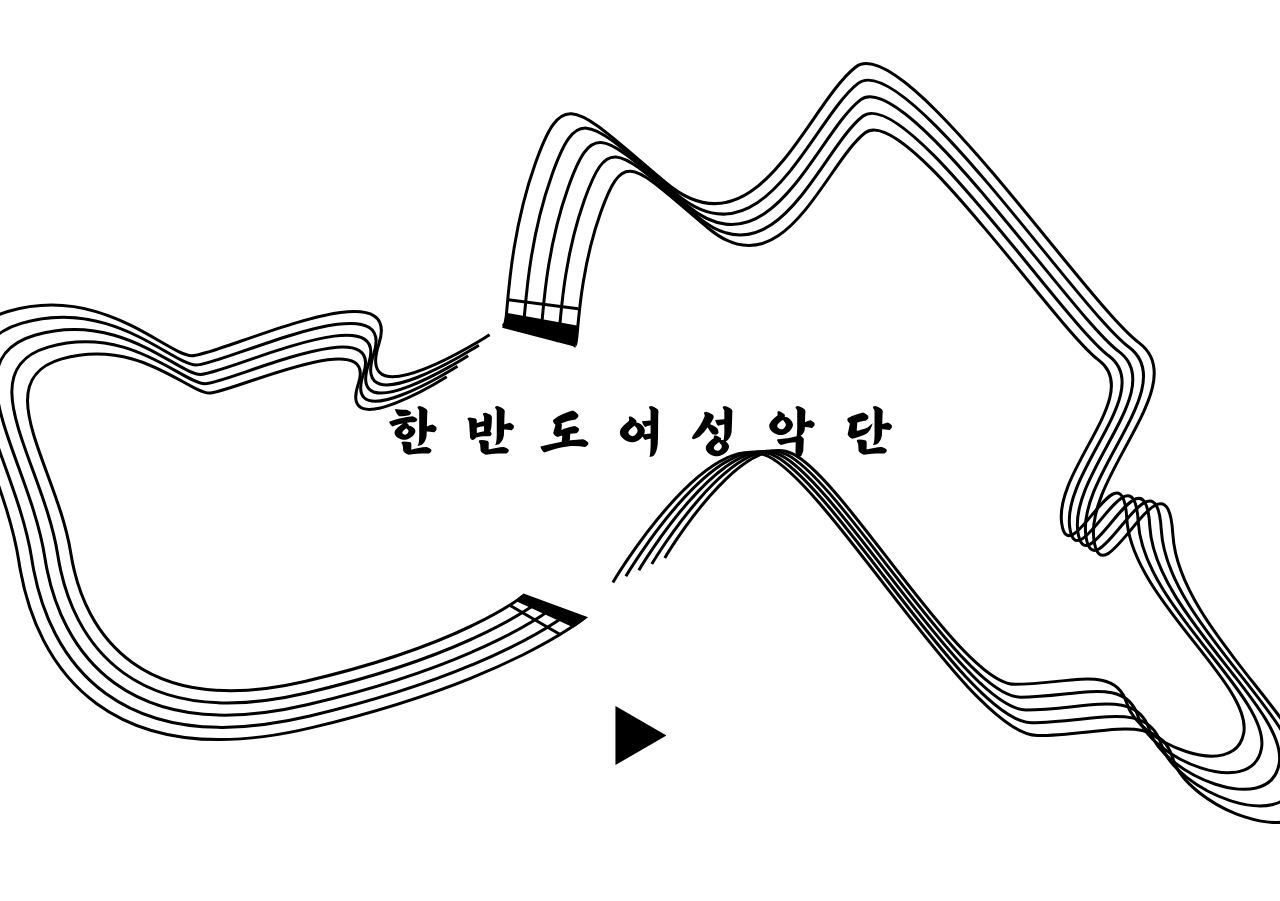
<file: index.html>
<!DOCTYPE html>
<html class="nojs html css_verticalspacer" lang="en-GB">
 <head>

  <meta http-equiv="Content-type" content="text/html;charset=UTF-8"/>
  <meta name="generator" content="2018.1.0.386"/>
  
  <script type="text/javascript">
   // Update the 'nojs'/'js' class on the html node
document.documentElement.className = document.documentElement.className.replace(/\bnojs\b/g, 'js');

// Check that all required assets are uploaded and up-to-date
if(typeof Muse == "undefined") window.Muse = {}; window.Muse.assets = {"required":["museutils.js", "museconfig.js", "jquery.watch.js", "jquery.scrolleffects.js", "require.js", "index.css"], "outOfDate":[]};
</script>
  
  <title>home</title>
  <!-- CSS -->
  <link rel="stylesheet" type="text/css" href="css/site_global.css?crc=444006867"/>
  <link rel="stylesheet" type="text/css" href="css/index.css?crc=150543134" id="pagesheet"/>
   </head>
 <body>

  <div class="clearfix" id="page"><!-- group -->
   <div class="clip_frame mse_pre_init" id="u17114"><!-- svg -->
    <img class="svg" id="u17112" src="images/pasted-svg-1353762x762.svg?crc=157686073" width="1354" height="762" alt="" data-mu-svgfallback="images/pasted%20svg%201353762x762_poster_.png?crc=43618595"/>
   </div>
   <div class="clearfix grpelem" id="pu17130"><!-- column -->
    <div class="clip_frame colelem" id="u17130"><!-- svg -->
     <img class="svg" id="u17128" src="images/pasted-svg-50472x51.svg?crc=4047843597" width="505" height="51" alt="" data-mu-svgfallback="images/pasted%20svg%2050472x51_poster_.png?crc=4271561076"/>
    </div>
    <a class="nonblock nontext clip_frame colelem" id="u17140" href="category1.html"><!-- svg --><img class="svg" id="u17138" src="images/pasted-svg-69683x802.svg?crc=126499487" width="52" height="59" alt="" data-mu-svgfallback="images/pasted%20svg%2069683x80_poster_2.png?crc=111234683"/></a>
   </div>
   <div class="verticalspacer" data-offset-top="824" data-content-above-spacer="766" data-content-below-spacer="61"></div>
  </div>
  <!-- Other scripts -->
  <script type="text/javascript">
   // Decide whether to suppress missing file error or not based on preference setting
var suppressMissingFileError = false
</script>
  <script type="text/javascript">
   window.Muse.assets.check=function(c){if(!window.Muse.assets.checked){window.Muse.assets.checked=!0;var b={},d=function(a,b){if(window.getComputedStyle){var c=window.getComputedStyle(a,null);return c&&c.getPropertyValue(b)||c&&c[b]||""}if(document.documentElement.currentStyle)return(c=a.currentStyle)&&c[b]||a.style&&a.style[b]||"";return""},a=function(a){if(a.match(/^rgb/))return a=a.replace(/\s+/g,"").match(/([\d\,]+)/gi)[0].split(","),(parseInt(a[0])<<16)+(parseInt(a[1])<<8)+parseInt(a[2]);if(a.match(/^\#/))return parseInt(a.substr(1),
16);return 0},f=function(f){for(var g=document.getElementsByTagName("link"),j=0;j<g.length;j++)if("text/css"==g[j].type){var l=(g[j].href||"").match(/\/?css\/([\w\-]+\.css)\?crc=(\d+)/);if(!l||!l[1]||!l[2])break;b[l[1]]=l[2]}g=document.createElement("div");g.className="version";g.style.cssText="display:none; width:1px; height:1px;";document.getElementsByTagName("body")[0].appendChild(g);for(j=0;j<Muse.assets.required.length;){var l=Muse.assets.required[j],k=l.match(/([\w\-\.]+)\.(\w+)$/),i=k&&k[1]?
k[1]:null,k=k&&k[2]?k[2]:null;switch(k.toLowerCase()){case "css":i=i.replace(/\W/gi,"_").replace(/^([^a-z])/gi,"_$1");g.className+=" "+i;i=a(d(g,"color"));k=a(d(g,"backgroundColor"));i!=0||k!=0?(Muse.assets.required.splice(j,1),"undefined"!=typeof b[l]&&(i!=b[l]>>>24||k!=(b[l]&16777215))&&Muse.assets.outOfDate.push(l)):j++;g.className="version";break;case "js":j++;break;default:throw Error("Unsupported file type: "+k);}}c?c().jquery!="1.8.3"&&Muse.assets.outOfDate.push("jquery-1.8.3.min.js"):Muse.assets.required.push("jquery-1.8.3.min.js");
g.parentNode.removeChild(g);if(Muse.assets.outOfDate.length||Muse.assets.required.length)g="Some files on the server may be missing or incorrect. Clear browser cache and try again. If the problem persists please contact website author.",f&&Muse.assets.outOfDate.length&&(g+="\nOut of date: "+Muse.assets.outOfDate.join(",")),f&&Muse.assets.required.length&&(g+="\nMissing: "+Muse.assets.required.join(",")),suppressMissingFileError?(g+="\nUse SuppressMissingFileError key in AppPrefs.xml to show missing file error pop up.",console.log(g)):alert(g)};location&&location.search&&location.search.match&&location.search.match(/muse_debug/gi)?
setTimeout(function(){f(!0)},5E3):f()}};
var muse_init=function(){require.config({baseUrl:""});require(["jquery","museutils","whatinput","jquery.watch","jquery.scrolleffects"],function(c){var $ = c;$(document).ready(function(){try{
window.Muse.assets.check($);/* body */
Muse.Utils.transformMarkupToFixBrowserProblemsPreInit();/* body */
Muse.Utils.prepHyperlinks(true);/* body */
Muse.Utils.makeButtonsVisibleAfterSettingMinWidth();/* body */
Muse.Utils.fullPage('#page');/* 100% height page */
$('#u17114').registerPositionScrollEffect([{"speed":[0,0],"in":[-Infinity,0]},{"speed":[0,0],"in":[0,Infinity]}]);/* scroll effect */
Muse.Utils.showWidgetsWhenReady();/* body */
Muse.Utils.transformMarkupToFixBrowserProblems();/* body */
}catch(b){if(b&&"function"==typeof b.notify?b.notify():Muse.Assert.fail("Error calling selector function: "+b),false)throw b;}})})};

</script>
  <!-- RequireJS script -->
  <script src="scripts/require.js?crc=7928878" type="text/javascript" async data-main="scripts/museconfig.js?crc=310584261" onload="if (requirejs) requirejs.onError = function(requireType, requireModule) { if (requireType && requireType.toString && requireType.toString().indexOf && 0 <= requireType.toString().indexOf('#scripterror')) window.Muse.assets.check(); }" onerror="window.Muse.assets.check();"></script>
   </body>
</html>
</file>
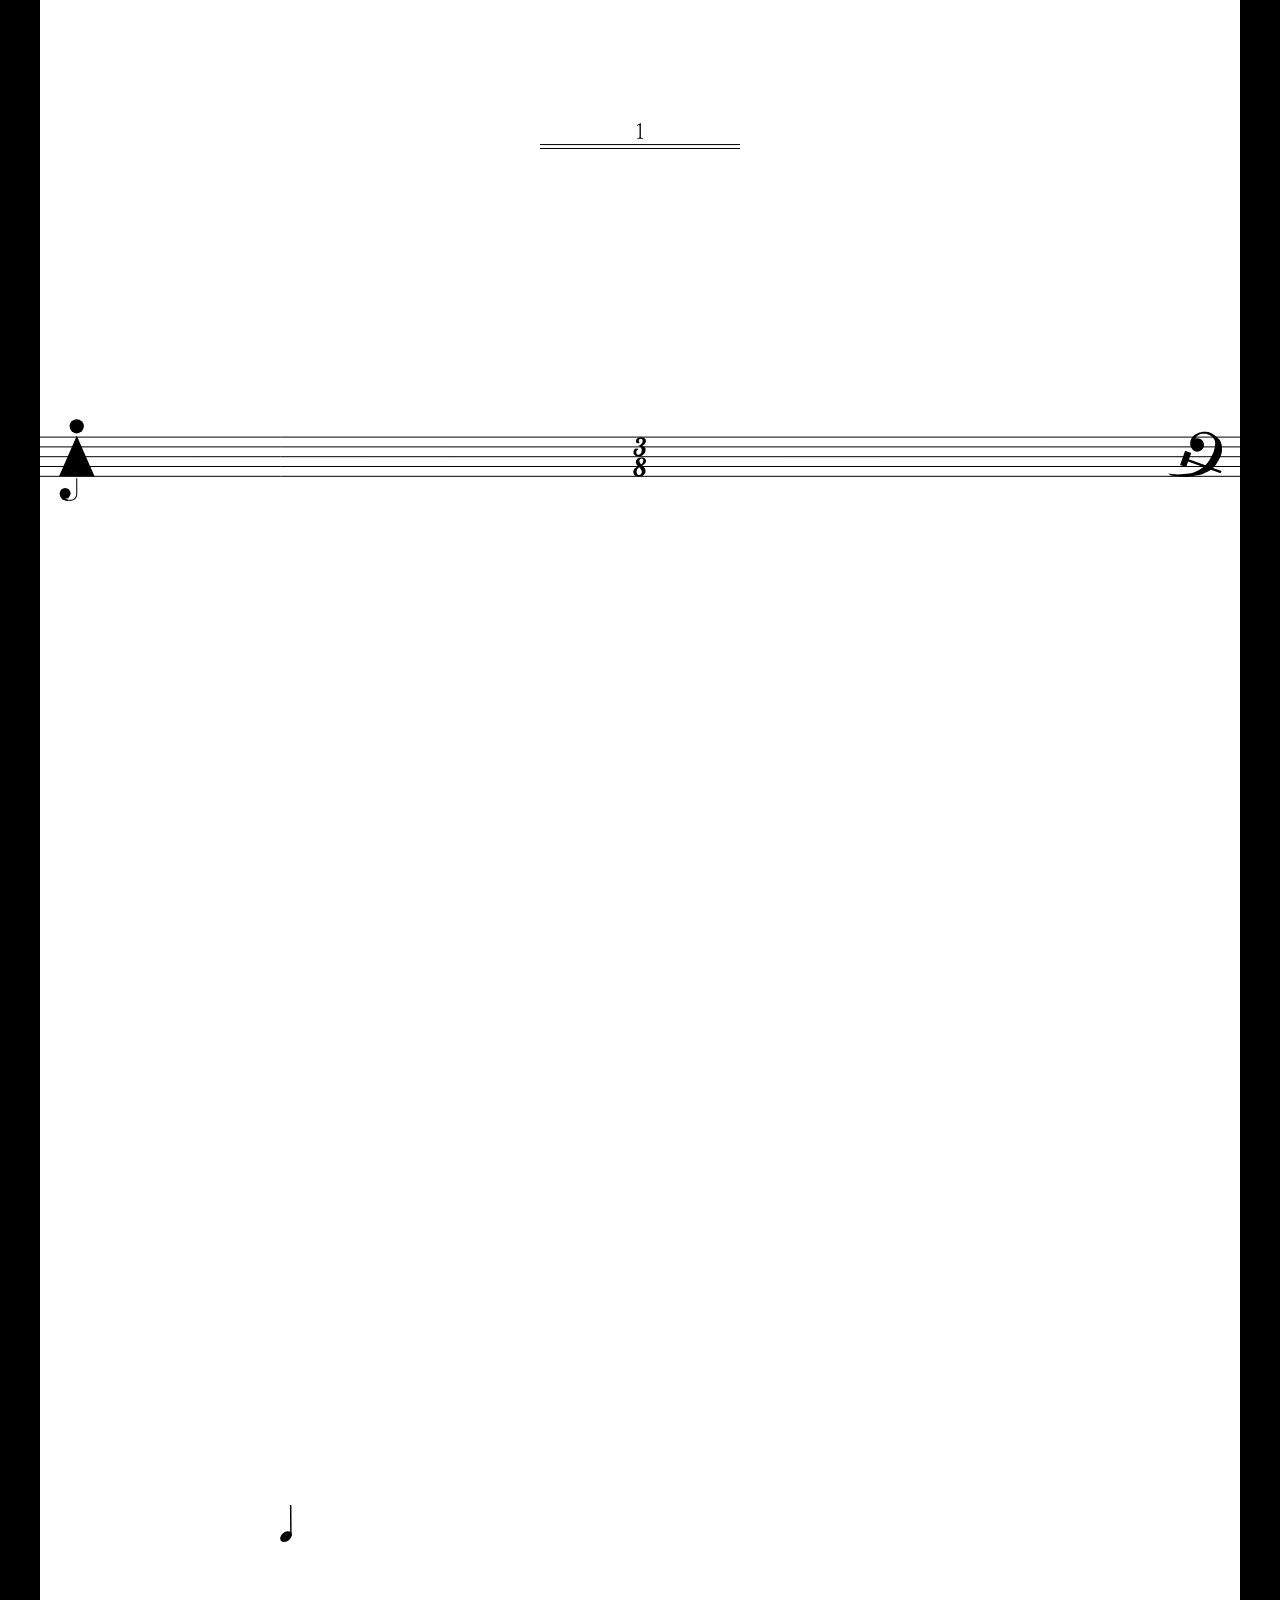
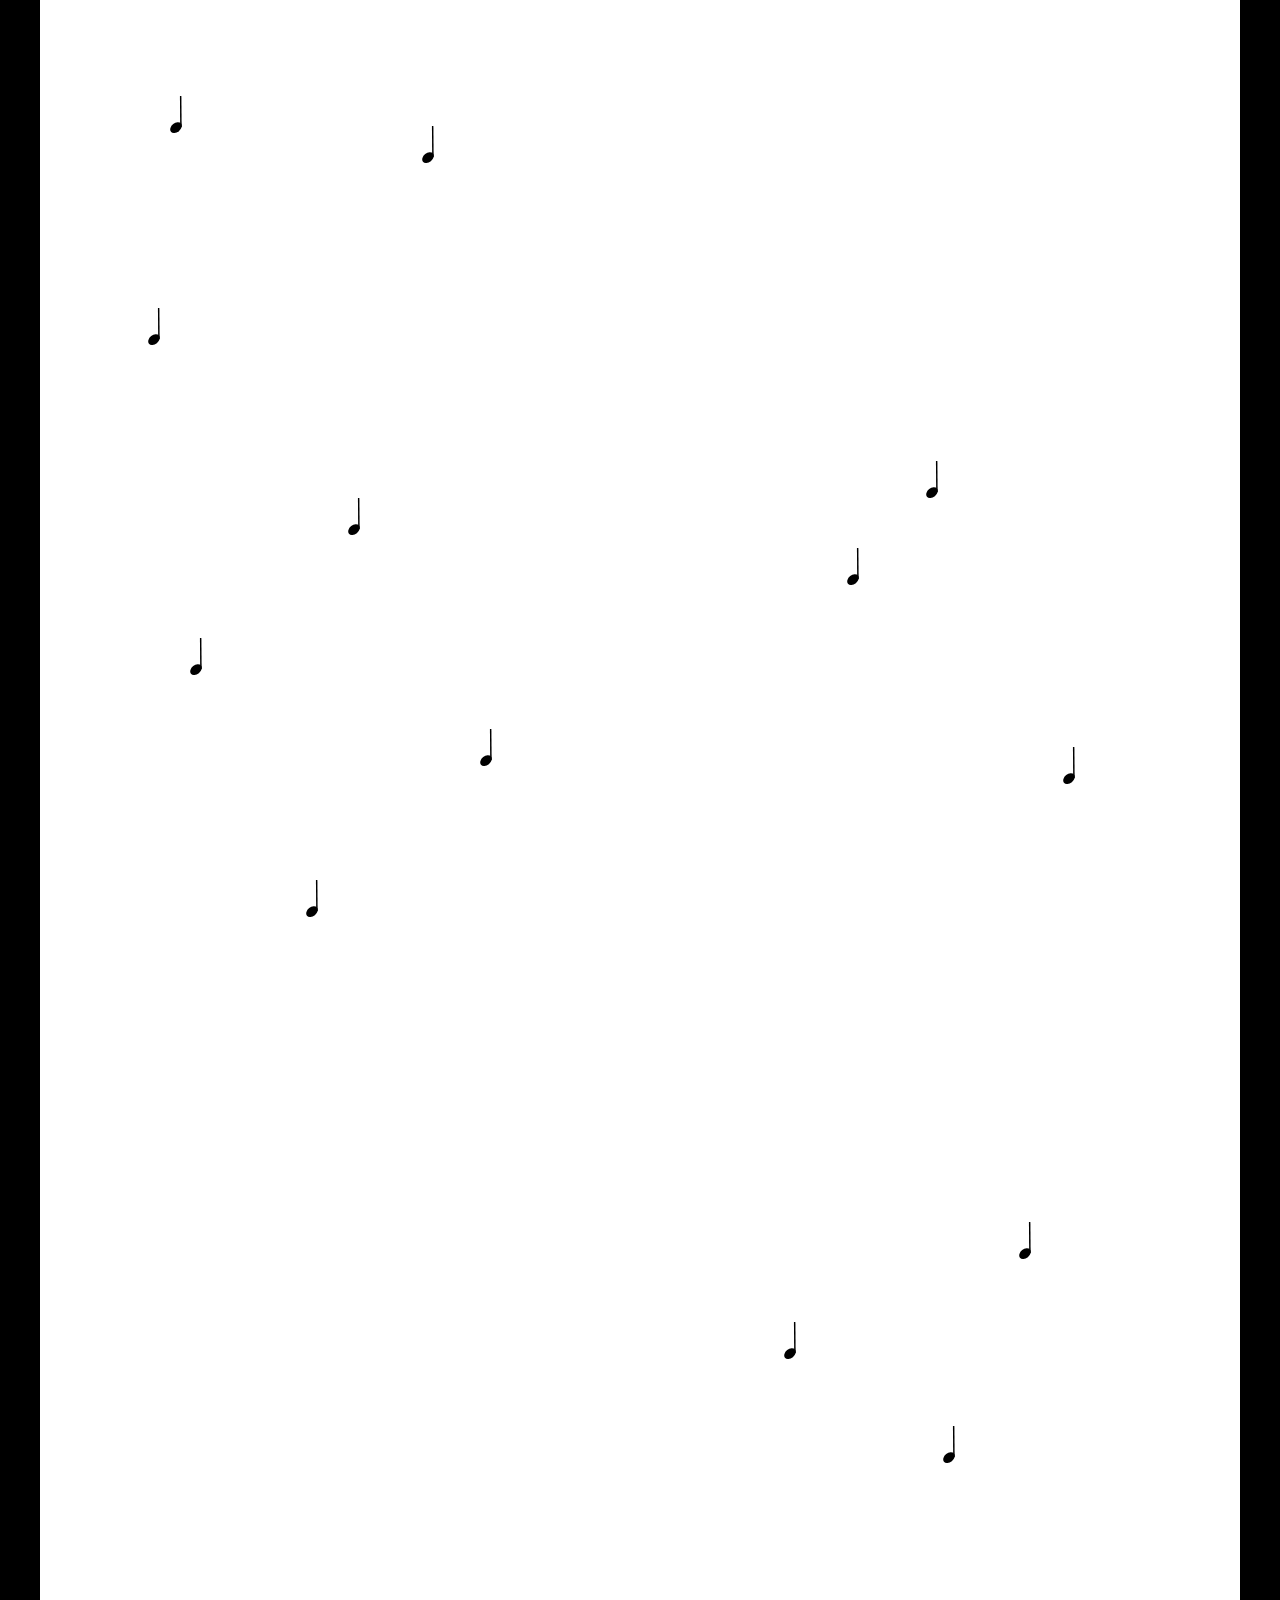
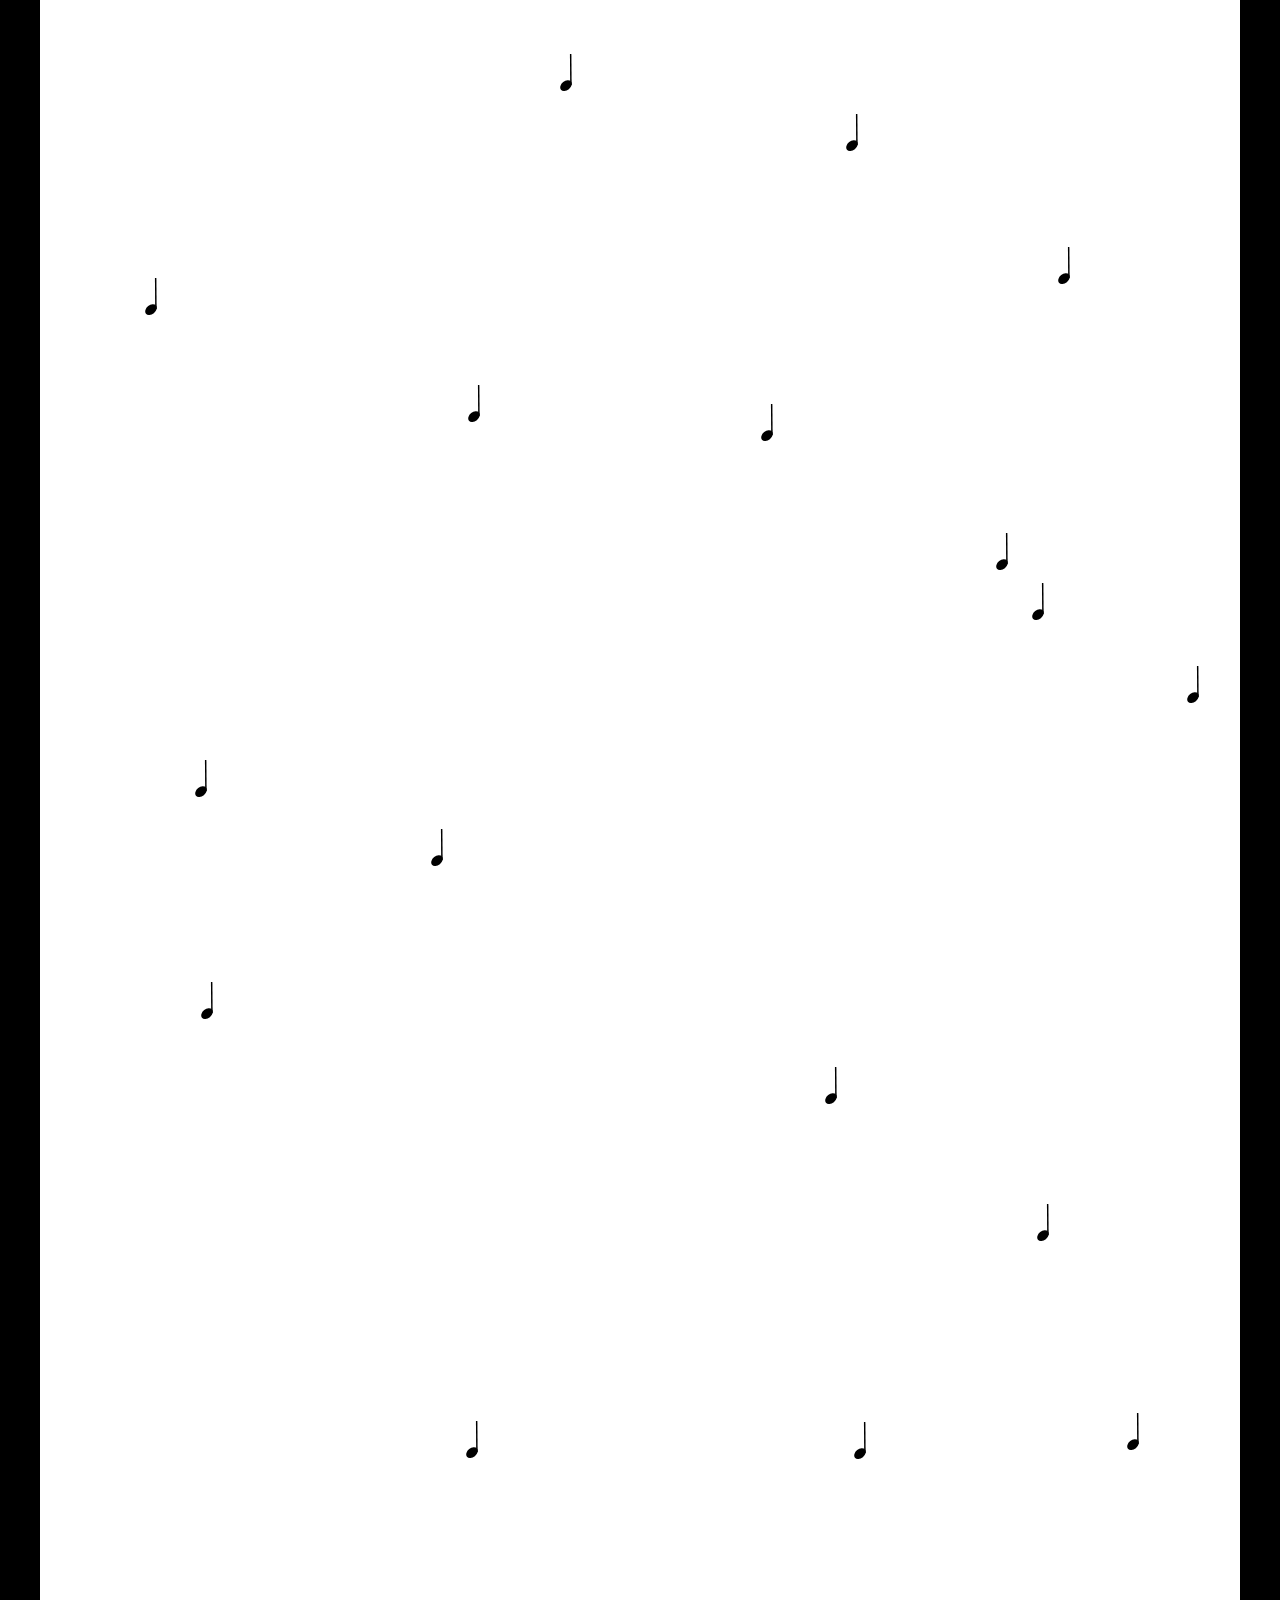
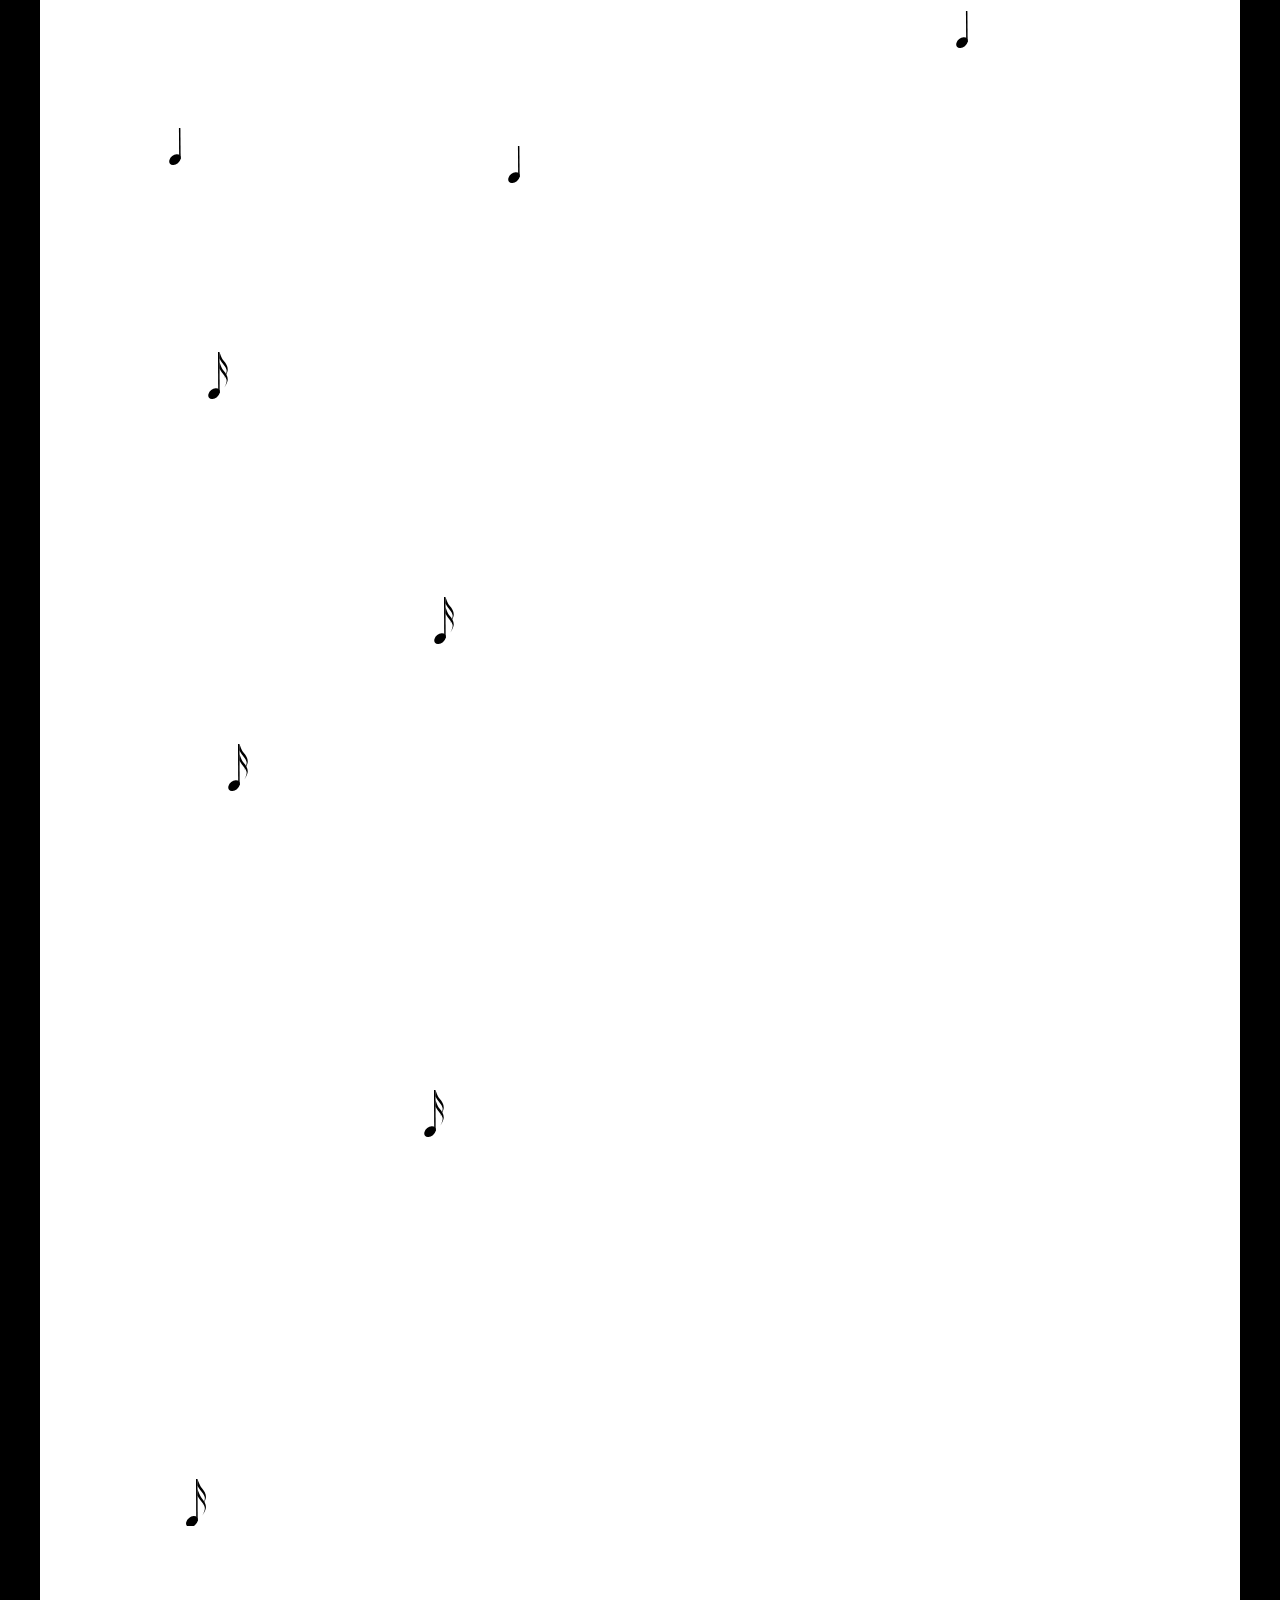
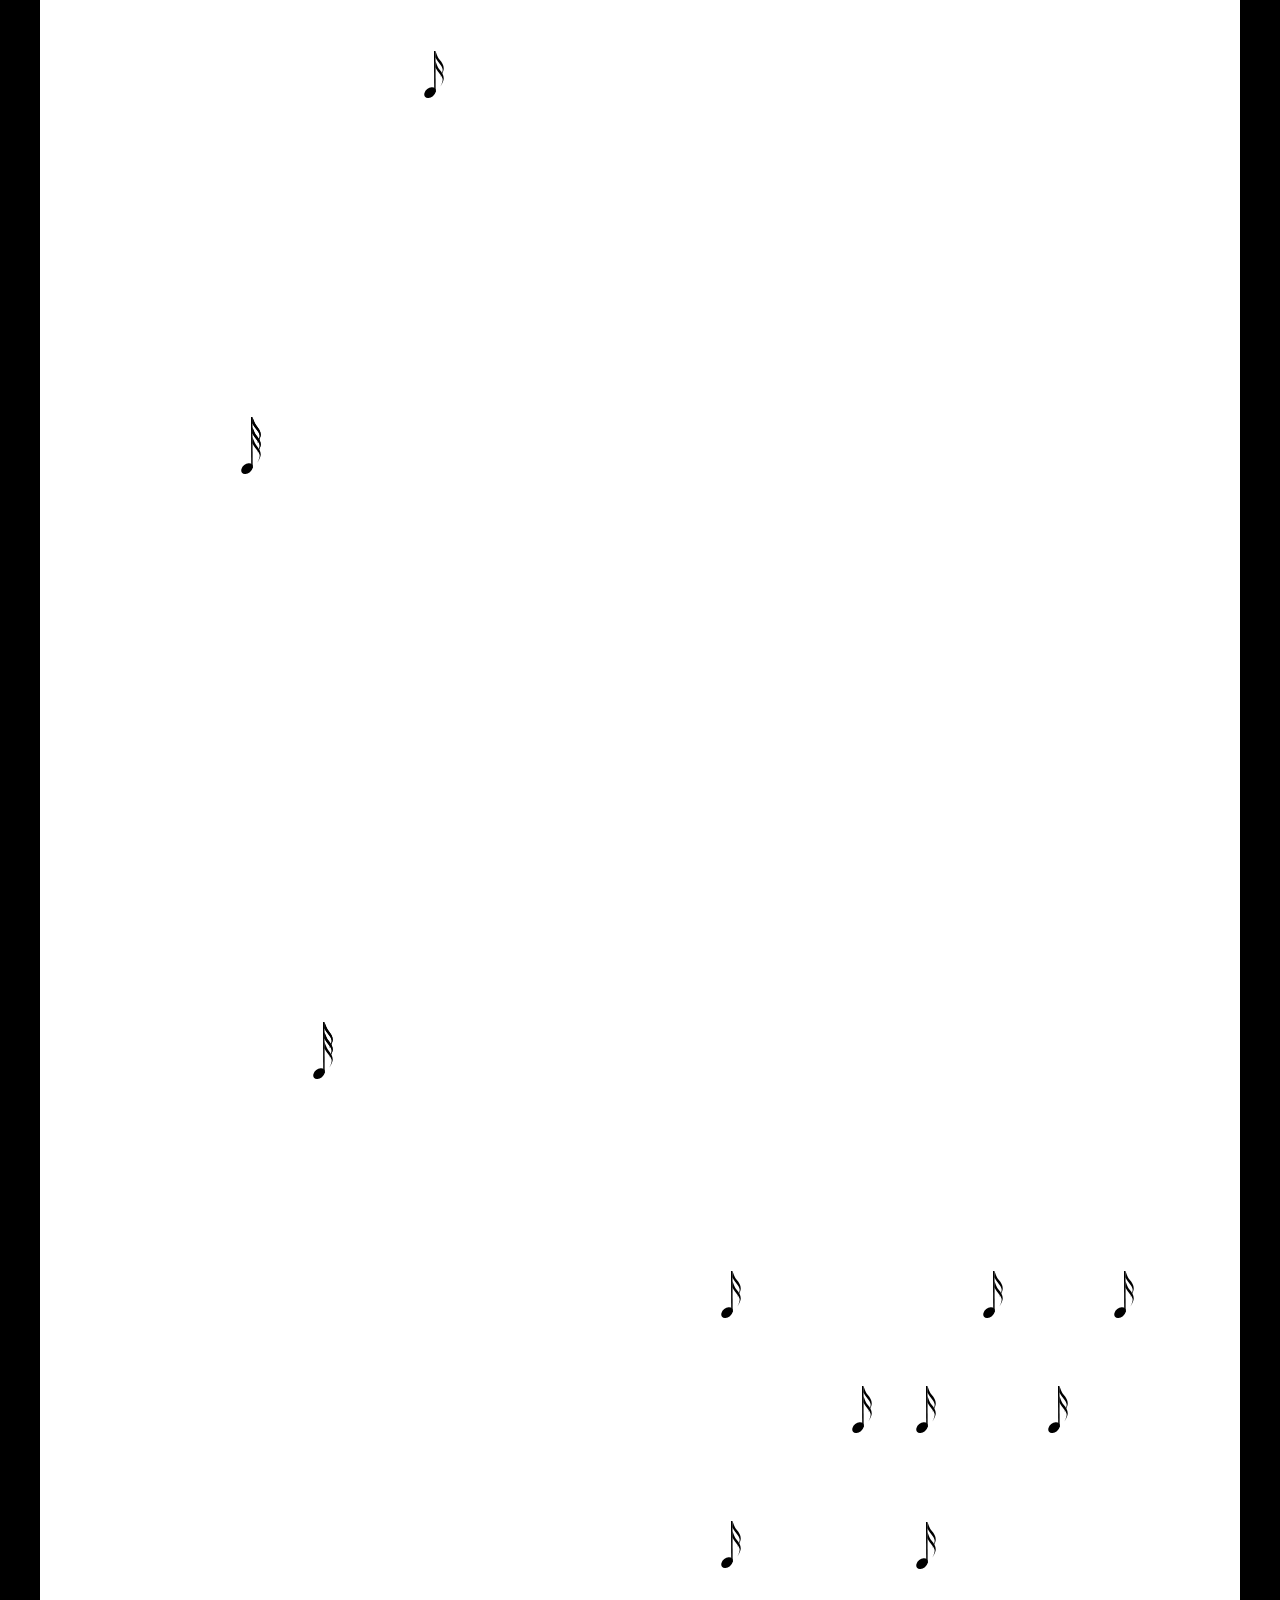
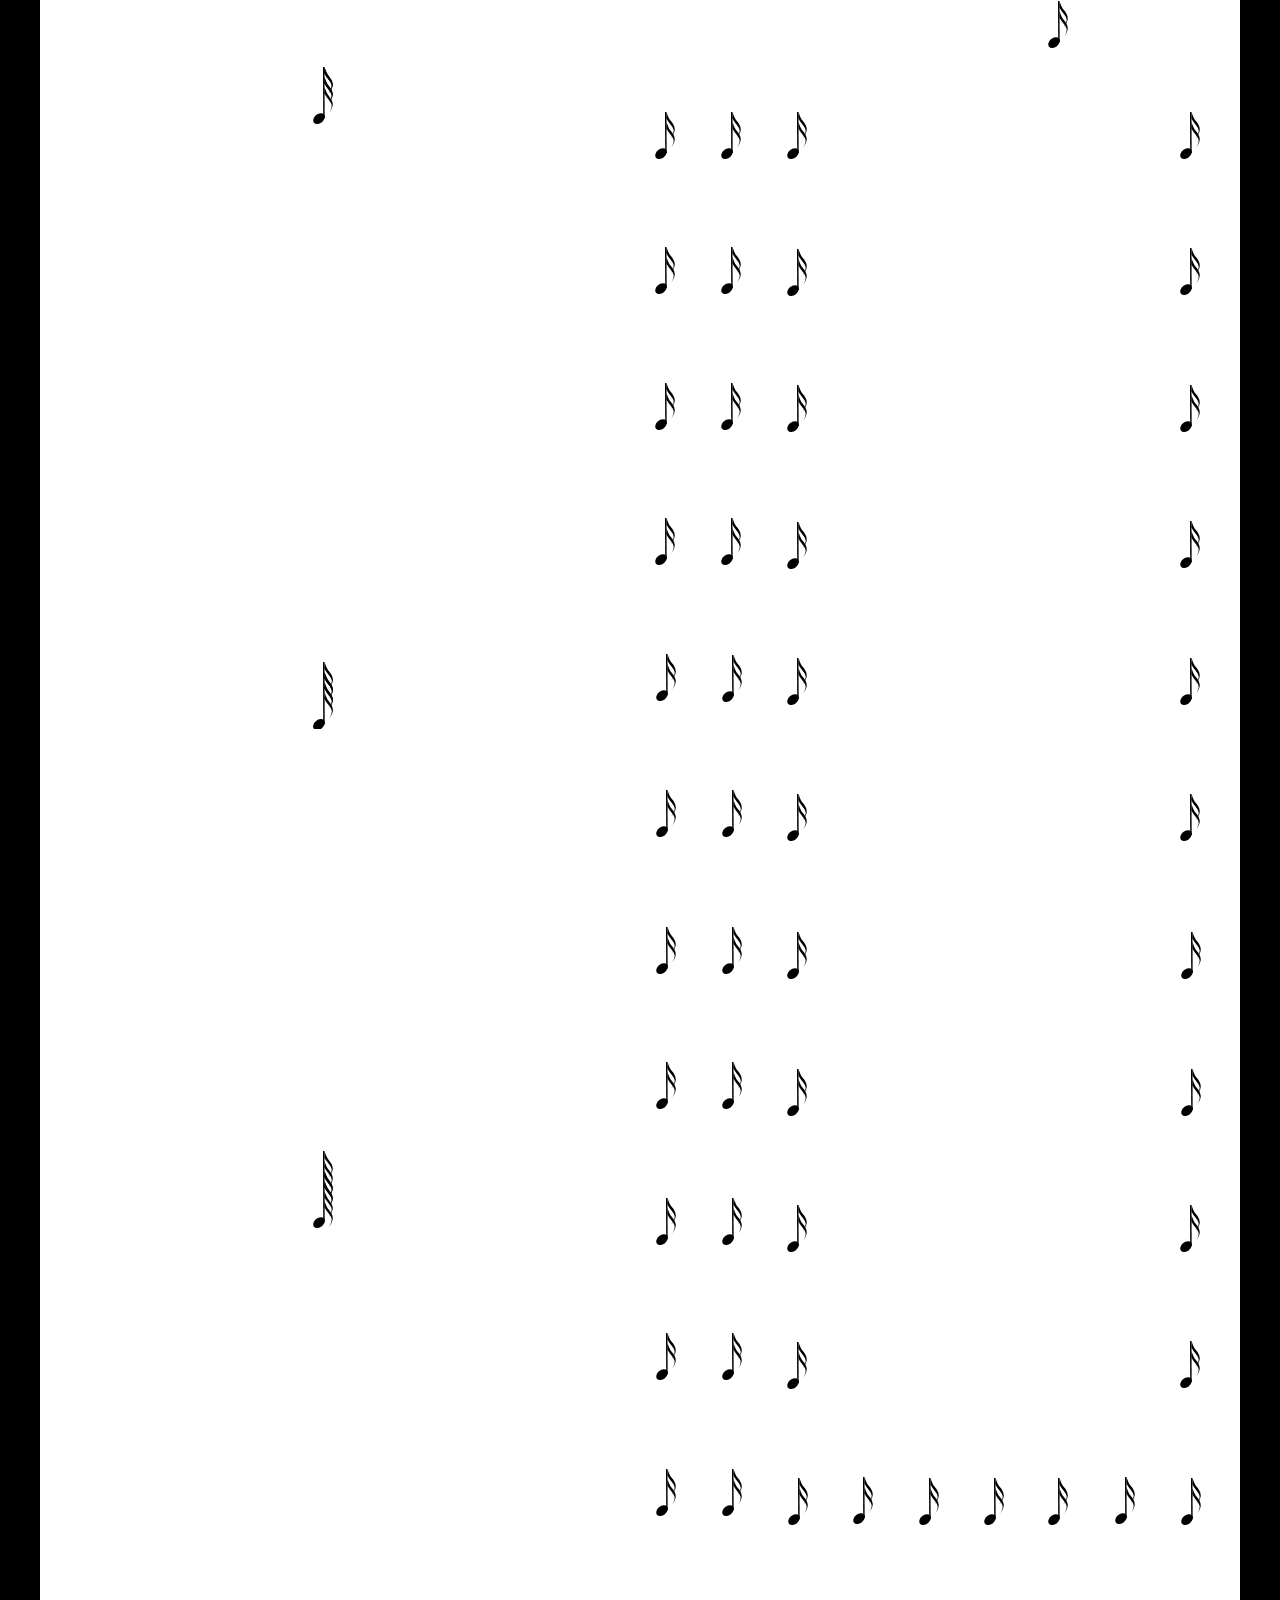
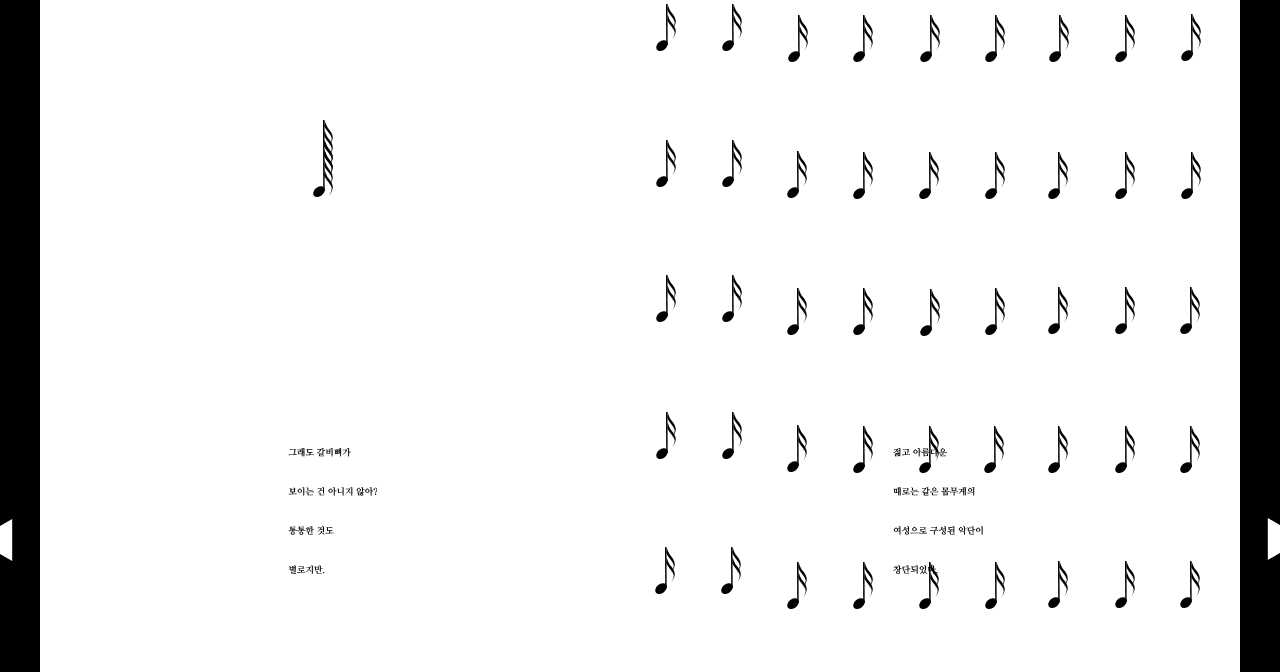
<file: category1.html>
<!DOCTYPE html>
<html class="nojs html css_verticalspacer" lang="en-GB">
 <head>

  <meta http-equiv="Content-type" content="text/html;charset=UTF-8"/>
  <meta name="generator" content="2018.1.0.386"/>
  
  <script type="text/javascript">
   // Update the 'nojs'/'js' class on the html node
document.documentElement.className = document.documentElement.className.replace(/\bnojs\b/g, 'js');

// Check that all required assets are uploaded and up-to-date
if(typeof Muse == "undefined") window.Muse = {}; window.Muse.assets = {"required":["museutils.js", "museconfig.js", "jquery.watch.js", "jquery.scrolleffects.js", "require.js", "category1.css"], "outOfDate":[]};
</script>
  
  <title>category1</title>
  <!-- CSS -->
  <link rel="stylesheet" type="text/css" href="css/site_global.css?crc=444006867"/>
  <link rel="stylesheet" type="text/css" href="css/category1.css?crc=48829938" id="pagesheet"/>
   </head>
 <body>

  <div class="clearfix" id="page"><!-- group -->
   <a class="nonblock nontext clip_frame grpelem" id="u17345" href="index.html" data-mu-ie-matrix="progid:DXImageTransform.Microsoft.Matrix(M11=-1,M12=0,M21=0,M22=-1,SizingMethod='auto expand')" data-mu-ie-matrix-dx="0" data-mu-ie-matrix-dy="0"><!-- svg --><img class="svg" id="u17346" src="images/pasted-svg-69683x80.svg?crc=3790897370" width="38" height="42" alt="" data-mu-svgfallback="images/pasted%20svg%2069683x80_poster_.png?crc=4276544222"/></a>
   <div class="clip_frame mse_pre_init" id="u9765"><!-- svg -->
    <img class="svg" id="u9763" src="images/pasted-svg-1232x81.svg?crc=279097450" width="1232" height="82" alt="" data-mu-svgfallback="images/pasted%20svg%201232x81_poster_.png?crc=503331153"/>
   </div>
   <div class="clearfix grpelem" id="pu9828"><!-- column -->
    <div class="clip_frame colelem" id="u9828"><!-- svg -->
     <img class="svg" id="u9829" src="images/pasted-svg-1167x37.svg?crc=336897250" width="12" height="37" alt="" data-mu-svgfallback="images/pasted%20svg%201167x37_poster_.png?crc=383994765"/>
    </div>
    <div class="clip_frame colelem" id="u14865"><!-- svg -->
     <img class="svg" id="u14866" src="images/pasted-svg-1167x37.svg?crc=336897250" width="12" height="37" alt="" data-mu-svgfallback="images/pasted%20svg%201167x37_poster_.png?crc=383994765"/>
    </div>
   </div>
   <div class="clearfix grpelem" id="pu14661"><!-- column -->
    <div class="clip_frame colelem" id="u14661"><!-- svg -->
     <img class="svg" id="u14662" src="images/pasted-svg-1167x37.svg?crc=336897250" width="12" height="37" alt="" data-mu-svgfallback="images/pasted%20svg%201167x37_poster_.png?crc=383994765"/>
    </div>
    <div class="clip_frame colelem" id="u14919"><!-- svg -->
     <img class="svg" id="u14920" src="images/pasted-svg-1167x37.svg?crc=336897250" width="12" height="37" alt="" data-mu-svgfallback="images/pasted%20svg%201167x37_poster_.png?crc=383994765"/>
    </div>
   </div>
   <div class="clip_frame mse_pre_init" id="u10596"><!-- svg -->
    <img class="svg" id="u10597" src="images/pasted-svg-1167x62.svg?crc=3938782105" width="12" height="64" alt="" data-mu-svgfallback="images/pasted%20svg%201167x62_poster_.png?crc=3950725905"/>
   </div>
   <div class="clearfix grpelem" id="pu14679"><!-- column -->
    <div class="clip_frame colelem" id="u14679"><!-- svg -->
     <img class="svg" id="u14680" src="images/pasted-svg-1167x37.svg?crc=336897250" width="12" height="37" alt="" data-mu-svgfallback="images/pasted%20svg%201167x37_poster_.png?crc=383994765"/>
    </div>
    <div class="clip_frame colelem" id="u14874"><!-- svg -->
     <img class="svg" id="u14875" src="images/pasted-svg-1167x37.svg?crc=336897250" width="12" height="37" alt="" data-mu-svgfallback="images/pasted%20svg%201167x37_poster_.png?crc=383994765"/>
    </div>
    <div class="clip_frame colelem" id="u14901"><!-- svg -->
     <img class="svg" id="u14902" src="images/pasted-svg-1167x37.svg?crc=336897250" width="12" height="37" alt="" data-mu-svgfallback="images/pasted%20svg%201167x37_poster_.png?crc=383994765"/>
    </div>
    <div class="clip_frame colelem" id="u14937"><!-- svg -->
     <img class="svg" id="u14938" src="images/pasted-svg-1967x47.svg?crc=114330686" width="20" height="47" alt="" data-mu-svgfallback="images/pasted%20svg%201967x47_poster_.png?crc=3821207058"/>
    </div>
    <div class="clip_frame colelem" id="u10713"><!-- svg -->
     <img class="svg" id="u10711" src="images/pasted-svg-1967x472.svg?crc=114330686" width="20" height="48" alt="" data-mu-svgfallback="images/pasted%20svg%201967x47_poster_2.png?crc=335559794"/>
    </div>
   </div>
   <div class="clearfix grpelem" id="pu10461"><!-- group -->
    <div class="clip_frame mse_pre_init" id="u10461"><!-- svg -->
     <img class="svg" id="u10459" src="images/pasted-svg-12332x61.svg?crc=241133734" width="13" height="62" alt="" data-mu-svgfallback="images/pasted%20svg%2012332x61_poster_.png?crc=3873417115"/>
    </div>
    <div class="clip_frame mse_pre_init" id="u10521"><!-- svg -->
     <img class="svg" id="u10519" src="images/pasted-svg-1167x64.svg?crc=240300745" width="12" height="65" alt="" data-mu-svgfallback="images/pasted%20svg%201167x64_poster_.png?crc=427198387"/>
    </div>
   </div>
   <div class="clearfix grpelem" id="pu10653"><!-- column -->
    <div class="clip_frame colelem" id="u10653"><!-- svg -->
     <img class="svg" id="u10651" src="images/pasted-svg-1967x473.svg?crc=114330686" width="20" height="47" alt="" data-mu-svgfallback="images/pasted%20svg%201967x47_poster_3.png?crc=3821207058"/>
    </div>
    <div class="clip_frame colelem" id="u10773"><!-- svg -->
     <img class="svg" id="u10771" src="images/pasted-svg-1967x57.svg?crc=4174871118" width="20" height="57" alt="" data-mu-svgfallback="images/pasted%20svg%201967x57_poster_.png?crc=251347180"/>
    </div>
   </div>
   <div class="clearfix grpelem" id="pu10421"><!-- group -->
    <div class="clip_frame mse_pre_init" id="u10421"><!-- svg -->
     <img class="svg" id="u10419" src="images/pasted-svg-11906x64.svg?crc=4178859070" width="12" height="64" alt="" data-mu-svgfallback="images/pasted%20svg%2011906x64_poster_.png?crc=4191537535"/>
    </div>
    <div class="clip_frame mse_pre_init" id="u10471"><!-- svg -->
     <img class="svg" id="u10469" src="images/pasted-svg-1167x63.svg?crc=516133265" width="12" height="64" alt="" data-mu-svgfallback="images/pasted%20svg%201167x63_poster_.png?crc=4217414855"/>
    </div>
    <div class="clip_frame mse_pre_init" id="u10531"><!-- svg -->
     <img class="svg" id="u10529" src="images/pasted-svg-12332x64.svg?crc=4228385243" width="13" height="65" alt="" data-mu-svgfallback="images/pasted%20svg%2012332x64_poster_.png?crc=64253847"/>
    </div>
    <div class="clip_frame mse_pre_init" id="u10633"><!-- svg -->
     <img class="svg" id="u10631" src="images/pasted-svg-1967x63.svg?crc=375907719" width="21" height="64" alt="" data-mu-svgfallback="images/pasted%20svg%201967x63_poster_.png?crc=4108217562"/>
    </div>
   </div>
   <div class="clearfix grpelem" id="pu9793"><!-- column -->
    <div class="clip_frame colelem" id="u9793"><!-- svg -->
     <img class="svg" id="u9791" src="images/pasted-svg-1167x37.svg?crc=336897250" width="12" height="37" alt="" data-mu-svgfallback="images/pasted%20svg%201167x37_poster_.png?crc=383994765"/>
    </div>
    <div class="clip_frame colelem" id="u14670"><!-- svg -->
     <img class="svg" id="u14671" src="images/pasted-svg-1167x37.svg?crc=336897250" width="12" height="37" alt="" data-mu-svgfallback="images/pasted%20svg%201167x37_poster_.png?crc=383994765"/>
    </div>
    <div class="clip_frame colelem" id="u14688"><!-- svg -->
     <img class="svg" id="u14689" src="images/pasted-svg-1167x37.svg?crc=336897250" width="12" height="37" alt="" data-mu-svgfallback="images/pasted%20svg%201167x37_poster_.png?crc=383994765"/>
    </div>
    <div class="clip_frame colelem" id="u10763"><!-- svg -->
     <img class="svg" id="u10761" src="images/pasted-svg-1967x572.svg?crc=4174871118" width="20" height="57" alt="" data-mu-svgfallback="images/pasted%20svg%201967x57_poster_2.png?crc=251347180"/>
    </div>
    <div class="clip_frame colelem" id="u10783"><!-- svg -->
     <img class="svg" id="u10781" src="images/pasted-svg-1967x573.svg?crc=4174871118" width="20" height="57" alt="" data-mu-svgfallback="images/pasted%20svg%201967x57_poster_3.png?crc=251347180"/>
    </div>
    <div class="clip_frame colelem" id="u10833"><!-- svg -->
     <img class="svg" id="u10831" src="images/pasted-svg-1967x67.svg?crc=459189311" width="20" height="68" alt="" data-mu-svgfallback="images/pasted%20svg%201967x67_poster_.png?crc=3850193149"/>
    </div>
    <div class="clip_frame colelem" id="u15365"><!-- svg -->
     <img class="svg" id="u15366" src="images/pasted-svg-1967x77.svg?crc=4202719733" width="20" height="77" alt="" data-mu-svgfallback="images/pasted%20svg%201967x77_poster_.png?crc=4038508447"/>
    </div>
    <div class="clip_frame colelem" id="u10893"><!-- svg -->
     <img class="svg" id="u10891" src="images/pasted-svg-1967x77.svg?crc=4202719733" width="20" height="77" alt="" data-mu-svgfallback="images/pasted%20svg%201967x77_poster_.png?crc=4038508447"/>
    </div>
    <div class="clip_frame colelem" id="u15833"><!-- svg -->
     <img class="svg" id="u15831" src="images/pasted-svg-89283x126.svg?crc=3910363410" width="90" height="126" alt="" data-mu-svgfallback="images/pasted%20svg%2089283x126_poster_.png?crc=4101571770"/>
    </div>
   </div>
   <div class="clearfix grpelem" id="pu10431"><!-- group -->
    <div class="clip_frame mse_pre_init" id="u10431"><!-- svg -->
     <img class="svg" id="u10429" src="images/pasted-svg-11988x64.svg?crc=4222369334" width="12" height="64" alt="" data-mu-svgfallback="images/pasted%20svg%2011988x64_poster_.png?crc=190777125"/>
    </div>
    <div class="clip_frame mse_pre_init" id="u10481"><!-- svg -->
     <img class="svg" id="u10479" src="images/pasted-svg-11906x642.svg?crc=4178859070" width="12" height="64" alt="" data-mu-svgfallback="images/pasted%20svg%2011906x64_poster_2.png?crc=4191537535"/>
    </div>
    <div class="clip_frame mse_pre_init" id="u10491"><!-- svg -->
     <img class="svg" id="u10489" src="images/pasted-svg-11988x63.svg?crc=3888638174" width="12" height="66" alt="" data-mu-svgfallback="images/pasted%20svg%2011988x63_poster_.png?crc=3850662168"/>
    </div>
    <div class="clip_frame mse_pre_init" id="u10501"><!-- svg -->
     <img class="svg" id="u10499" src="images/pasted-svg-12332x612.svg?crc=241133734" width="13" height="63" alt="" data-mu-svgfallback="images/pasted%20svg%2012332x61_poster_2.png?crc=336689688"/>
    </div>
    <div class="clip_frame mse_pre_init" id="u10511"><!-- svg -->
     <img class="svg" id="u10509" src="images/pasted-svg-12811x63.svg?crc=4082954824" width="13" height="65" alt="" data-mu-svgfallback="images/pasted%20svg%2012811x63_poster_.png?crc=4193994190"/>
    </div>
    <div class="clip_frame mse_pre_init" id="u10541"><!-- svg -->
     <img class="svg" id="u10539" src="images/pasted-svg-11893x64.svg?crc=136135336" width="12" height="65" alt="" data-mu-svgfallback="images/pasted%20svg%2011893x64_poster_.png?crc=454946711"/>
    </div>
    <div class="clip_frame mse_pre_init" id="u10551"><!-- svg -->
     <img class="svg" id="u10549" src="images/pasted-svg-11715x63.svg?crc=496679258" width="12" height="65" alt="" data-mu-svgfallback="images/pasted%20svg%2011715x63_poster_.png?crc=2158024"/>
    </div>
    <div class="clip_frame mse_pre_init" id="u10569"><!-- svg -->
     <img class="svg" id="u10570" src="images/pasted-svg-1167x62.svg?crc=3938782105" width="12" height="64" alt="" data-mu-svgfallback="images/pasted%20svg%201167x62_poster_.png?crc=3950725905"/>
    </div>
    <div class="clip_frame mse_pre_init" id="u10578"><!-- svg -->
     <img class="svg" id="u10579" src="images/pasted-svg-1167x62.svg?crc=3938782105" width="12" height="64" alt="" data-mu-svgfallback="images/pasted%20svg%201167x62_poster_.png?crc=3950725905"/>
    </div>
    <div class="clip_frame mse_pre_init" id="u10613"><!-- svg -->
     <img class="svg" id="u10611" src="images/pasted-svg-1967x632.svg?crc=375907719" width="21" height="64" alt="" data-mu-svgfallback="images/pasted%20svg%201967x63_poster_2.png?crc=4108217562"/>
    </div>
    <div class="clip_frame mse_pre_init" id="u10643"><!-- svg -->
     <img class="svg" id="u10641" src="images/pasted-svg-1967x633.svg?crc=375907719" width="21" height="64" alt="" data-mu-svgfallback="images/pasted%20svg%201967x63_poster_3.png?crc=4108217562"/>
    </div>
   </div>
   <div class="clearfix grpelem" id="pu9810"><!-- column -->
    <div class="clip_frame colelem" id="u9810"><!-- svg -->
     <img class="svg" id="u9811" src="images/pasted-svg-1167x37.svg?crc=336897250" width="12" height="37" alt="" data-mu-svgfallback="images/pasted%20svg%201167x37_poster_.png?crc=383994765"/>
    </div>
    <div class="clip_frame colelem" id="u14892"><!-- svg -->
     <img class="svg" id="u14893" src="images/pasted-svg-1167x37.svg?crc=336897250" width="12" height="37" alt="" data-mu-svgfallback="images/pasted%20svg%201167x37_poster_.png?crc=383994765"/>
    </div>
    <div class="clip_frame colelem" id="u14856"><!-- svg -->
     <img class="svg" id="u14857" src="images/pasted-svg-1967x47.svg?crc=114330686" width="20" height="47" alt="" data-mu-svgfallback="images/pasted%20svg%201967x47_poster_.png?crc=3821207058"/>
    </div>
    <div class="clip_frame colelem" id="u10683"><!-- svg -->
     <img class="svg" id="u10681" src="images/pasted-svg-1967x474.svg?crc=114330686" width="20" height="47" alt="" data-mu-svgfallback="images/pasted%20svg%201967x47_poster_4.png?crc=3821207058"/>
    </div>
    <div class="clip_frame colelem" id="u10723"><!-- svg -->
     <img class="svg" id="u10721" src="images/pasted-svg-1967x475.svg?crc=114330686" width="20" height="47" alt="" data-mu-svgfallback="images/pasted%20svg%201967x47_poster_5.png?crc=3821207058"/>
    </div>
   </div>
   <div class="clip_frame mse_pre_init" id="u10561"><!-- svg -->
    <img class="svg" id="u10559" src="images/pasted-svg-1167x62.svg?crc=3938782105" width="12" height="64" alt="" data-mu-svgfallback="images/pasted%20svg%201167x62_poster_.png?crc=3950725905"/>
   </div>
   <div class="clearfix grpelem" id="pu14883"><!-- column -->
    <div class="clip_frame colelem" id="u14883"><!-- svg -->
     <img class="svg" id="u14884" src="images/pasted-svg-1167x37.svg?crc=336897250" width="12" height="37" alt="" data-mu-svgfallback="images/pasted%20svg%201167x37_poster_.png?crc=383994765"/>
    </div>
    <div class="clip_frame colelem" id="u14910"><!-- svg -->
     <img class="svg" id="u14911" src="images/pasted-svg-1167x37.svg?crc=336897250" width="12" height="37" alt="" data-mu-svgfallback="images/pasted%20svg%201167x37_poster_.png?crc=383994765"/>
    </div>
   </div>
   <div class="clip_frame mse_pre_init" id="u10623"><!-- svg -->
    <img class="svg" id="u10621" src="images/pasted-svg-1967x634.svg?crc=375907719" width="21" height="64" alt="" data-mu-svgfallback="images/pasted%20svg%201967x63_poster_4.png?crc=4108217562"/>
   </div>
   <div class="clip_frame grpelem" id="u14955"><!-- svg -->
    <img class="svg" id="u14956" src="images/pasted-svg-1167x37.svg?crc=336897250" width="12" height="37" alt="" data-mu-svgfallback="images/pasted%20svg%201167x37_poster_.png?crc=383994765"/>
   </div>
   <div class="clip_frame grpelem" id="u14928"><!-- svg -->
    <img class="svg" id="u14929" src="images/pasted-svg-1167x37.svg?crc=336897250" width="12" height="37" alt="" data-mu-svgfallback="images/pasted%20svg%201167x37_poster_.png?crc=383994765"/>
   </div>
   <div class="clip_frame mse_pre_init" id="u10587"><!-- svg -->
    <img class="svg" id="u10588" src="images/pasted-svg-1167x62.svg?crc=3938782105" width="12" height="64" alt="" data-mu-svgfallback="images/pasted%20svg%201167x62_poster_.png?crc=3950725905"/>
   </div>
   <div class="clearfix grpelem" id="pu11383"><!-- column -->
    <div class="clip_frame colelem" id="u11383"><!-- svg -->
     <img class="svg" id="u11381" src="images/pasted-svg-202x26.svg?crc=387447583" width="202" height="26" alt="" data-mu-svgfallback="images/pasted%20svg%20202x26_poster_.png?crc=4197358993"/>
    </div>
    <div class="clip_frame colelem" id="u14946"><!-- svg -->
     <img class="svg" id="u14947" src="images/pasted-svg-1167x37.svg?crc=336897250" width="12" height="37" alt="" data-mu-svgfallback="images/pasted%20svg%201167x37_poster_.png?crc=383994765"/>
    </div>
    <div class="clip_frame colelem" id="u13761"><!-- svg -->
     <img class="svg" id="u13762" src="images/pasted-svg-1967x474.svg?crc=114330686" width="20" height="47" alt="" data-mu-svgfallback="images/pasted%20svg%201967x47_poster_4.png?crc=3821207058"/>
    </div>
    <div class="clip_frame colelem" id="u13797"><!-- svg -->
     <img class="svg" id="u13798" src="images/pasted-svg-1967x474.svg?crc=114330686" width="20" height="47" alt="" data-mu-svgfallback="images/pasted%20svg%201967x47_poster_4.png?crc=3821207058"/>
    </div>
    <div class="clearfix colelem" id="pu13626"><!-- group -->
     <div class="clip_frame grpelem" id="u13626"><!-- svg -->
      <img class="svg" id="u13627" src="images/pasted-svg-1967x474.svg?crc=114330686" width="20" height="47" alt="" data-mu-svgfallback="images/pasted%20svg%201967x47_poster_4.png?crc=3821207058"/>
     </div>
     <div class="clip_frame grpelem" id="u13572"><!-- svg -->
      <img class="svg" id="u13573" src="images/pasted-svg-1967x474.svg?crc=114330686" width="20" height="47" alt="" data-mu-svgfallback="images/pasted%20svg%201967x47_poster_4.png?crc=3821207058"/>
     </div>
    </div>
    <div class="clearfix colelem" id="pu13628"><!-- group -->
     <div class="clip_frame grpelem" id="u13628"><!-- svg -->
      <img class="svg" id="u13629" src="images/pasted-svg-1967x474.svg?crc=114330686" width="20" height="47" alt="" data-mu-svgfallback="images/pasted%20svg%201967x47_poster_4.png?crc=3821207058"/>
     </div>
     <div class="clip_frame grpelem" id="u13574"><!-- svg -->
      <img class="svg" id="u13575" src="images/pasted-svg-1967x474.svg?crc=114330686" width="20" height="47" alt="" data-mu-svgfallback="images/pasted%20svg%201967x47_poster_4.png?crc=3821207058"/>
     </div>
    </div>
    <div class="clearfix colelem" id="pu13630"><!-- group -->
     <div class="clip_frame grpelem" id="u13630"><!-- svg -->
      <img class="svg" id="u13631" src="images/pasted-svg-1967x474.svg?crc=114330686" width="20" height="47" alt="" data-mu-svgfallback="images/pasted%20svg%201967x47_poster_4.png?crc=3821207058"/>
     </div>
     <div class="clip_frame grpelem" id="u13576"><!-- svg -->
      <img class="svg" id="u13577" src="images/pasted-svg-1967x474.svg?crc=114330686" width="20" height="47" alt="" data-mu-svgfallback="images/pasted%20svg%201967x47_poster_4.png?crc=3821207058"/>
     </div>
    </div>
    <div class="clearfix colelem" id="pu13632"><!-- group -->
     <div class="clip_frame grpelem" id="u13632"><!-- svg -->
      <img class="svg" id="u13633" src="images/pasted-svg-1967x474.svg?crc=114330686" width="20" height="47" alt="" data-mu-svgfallback="images/pasted%20svg%201967x47_poster_4.png?crc=3821207058"/>
     </div>
     <div class="clip_frame grpelem" id="u13578"><!-- svg -->
      <img class="svg" id="u13579" src="images/pasted-svg-1967x474.svg?crc=114330686" width="20" height="47" alt="" data-mu-svgfallback="images/pasted%20svg%201967x47_poster_4.png?crc=3821207058"/>
     </div>
    </div>
    <div class="clearfix colelem" id="pu13634"><!-- group -->
     <div class="clip_frame grpelem" id="u13634"><!-- svg -->
      <img class="svg" id="u13635" src="images/pasted-svg-1967x474.svg?crc=114330686" width="20" height="47" alt="" data-mu-svgfallback="images/pasted%20svg%201967x47_poster_4.png?crc=3821207058"/>
     </div>
     <div class="clip_frame grpelem" id="u13580"><!-- svg -->
      <img class="svg" id="u13581" src="images/pasted-svg-1967x474.svg?crc=114330686" width="20" height="47" alt="" data-mu-svgfallback="images/pasted%20svg%201967x47_poster_4.png?crc=3821207058"/>
     </div>
    </div>
    <div class="clearfix colelem" id="pu13636"><!-- group -->
     <div class="clip_frame grpelem" id="u13636"><!-- svg -->
      <img class="svg" id="u13637" src="images/pasted-svg-1967x474.svg?crc=114330686" width="20" height="47" alt="" data-mu-svgfallback="images/pasted%20svg%201967x47_poster_4.png?crc=3821207058"/>
     </div>
     <div class="clip_frame grpelem" id="u13582"><!-- svg -->
      <img class="svg" id="u13583" src="images/pasted-svg-1967x474.svg?crc=114330686" width="20" height="47" alt="" data-mu-svgfallback="images/pasted%20svg%201967x47_poster_4.png?crc=3821207058"/>
     </div>
    </div>
    <div class="clearfix colelem" id="pu13899"><!-- group -->
     <div class="clip_frame grpelem" id="u13899"><!-- svg -->
      <img class="svg" id="u13900" src="images/pasted-svg-1967x474.svg?crc=114330686" width="20" height="47" alt="" data-mu-svgfallback="images/pasted%20svg%201967x47_poster_4.png?crc=3821207058"/>
     </div>
     <div class="clip_frame grpelem" id="u13887"><!-- svg -->
      <img class="svg" id="u13888" src="images/pasted-svg-1967x474.svg?crc=114330686" width="20" height="47" alt="" data-mu-svgfallback="images/pasted%20svg%201967x47_poster_4.png?crc=3821207058"/>
     </div>
    </div>
    <div class="clearfix colelem" id="pu13901"><!-- group -->
     <div class="clip_frame grpelem" id="u13901"><!-- svg -->
      <img class="svg" id="u13902" src="images/pasted-svg-1967x474.svg?crc=114330686" width="20" height="47" alt="" data-mu-svgfallback="images/pasted%20svg%201967x47_poster_4.png?crc=3821207058"/>
     </div>
     <div class="clip_frame grpelem" id="u13889"><!-- svg -->
      <img class="svg" id="u13890" src="images/pasted-svg-1967x474.svg?crc=114330686" width="20" height="47" alt="" data-mu-svgfallback="images/pasted%20svg%201967x47_poster_4.png?crc=3821207058"/>
     </div>
    </div>
    <div class="clearfix colelem" id="pu13903"><!-- group -->
     <div class="clip_frame grpelem" id="u13903"><!-- svg -->
      <img class="svg" id="u13904" src="images/pasted-svg-1967x474.svg?crc=114330686" width="20" height="47" alt="" data-mu-svgfallback="images/pasted%20svg%201967x47_poster_4.png?crc=3821207058"/>
     </div>
     <div class="clip_frame grpelem" id="u13891"><!-- svg -->
      <img class="svg" id="u13892" src="images/pasted-svg-1967x474.svg?crc=114330686" width="20" height="47" alt="" data-mu-svgfallback="images/pasted%20svg%201967x47_poster_4.png?crc=3821207058"/>
     </div>
    </div>
    <div class="clearfix colelem" id="pu13905"><!-- group -->
     <div class="clip_frame grpelem" id="u13905"><!-- svg -->
      <img class="svg" id="u13906" src="images/pasted-svg-1967x474.svg?crc=114330686" width="20" height="47" alt="" data-mu-svgfallback="images/pasted%20svg%201967x47_poster_4.png?crc=3821207058"/>
     </div>
     <div class="clip_frame grpelem" id="u13893"><!-- svg -->
      <img class="svg" id="u13894" src="images/pasted-svg-1967x474.svg?crc=114330686" width="20" height="47" alt="" data-mu-svgfallback="images/pasted%20svg%201967x47_poster_4.png?crc=3821207058"/>
     </div>
    </div>
    <div class="clearfix colelem" id="pu13907"><!-- group -->
     <div class="clip_frame grpelem" id="u13907"><!-- svg -->
      <img class="svg" id="u13908" src="images/pasted-svg-1967x474.svg?crc=114330686" width="20" height="47" alt="" data-mu-svgfallback="images/pasted%20svg%201967x47_poster_4.png?crc=3821207058"/>
     </div>
     <div class="clip_frame grpelem" id="u13895"><!-- svg -->
      <img class="svg" id="u13896" src="images/pasted-svg-1967x474.svg?crc=114330686" width="20" height="47" alt="" data-mu-svgfallback="images/pasted%20svg%201967x47_poster_4.png?crc=3821207058"/>
     </div>
    </div>
    <div class="clearfix colelem" id="pu13909"><!-- group -->
     <div class="clip_frame grpelem" id="u13909"><!-- svg -->
      <img class="svg" id="u13910" src="images/pasted-svg-1967x474.svg?crc=114330686" width="20" height="47" alt="" data-mu-svgfallback="images/pasted%20svg%201967x47_poster_4.png?crc=3821207058"/>
     </div>
     <div class="clip_frame grpelem" id="u13897"><!-- svg -->
      <img class="svg" id="u13898" src="images/pasted-svg-1967x474.svg?crc=114330686" width="20" height="47" alt="" data-mu-svgfallback="images/pasted%20svg%201967x47_poster_4.png?crc=3821207058"/>
     </div>
    </div>
    <div class="clearfix colelem" id="pu14321"><!-- group -->
     <div class="clip_frame grpelem" id="u14321"><!-- svg -->
      <img class="svg" id="u14322" src="images/pasted-svg-1967x474.svg?crc=114330686" width="20" height="47" alt="" data-mu-svgfallback="images/pasted%20svg%201967x47_poster_4.png?crc=3821207058"/>
     </div>
     <div class="clip_frame grpelem" id="u14311"><!-- svg -->
      <img class="svg" id="u14312" src="images/pasted-svg-1967x474.svg?crc=114330686" width="20" height="47" alt="" data-mu-svgfallback="images/pasted%20svg%201967x47_poster_4.png?crc=3821207058"/>
     </div>
    </div>
    <div class="clearfix colelem" id="pu14323"><!-- group -->
     <div class="clip_frame grpelem" id="u14323"><!-- svg -->
      <img class="svg" id="u14324" src="images/pasted-svg-1967x474.svg?crc=114330686" width="20" height="47" alt="" data-mu-svgfallback="images/pasted%20svg%201967x47_poster_4.png?crc=3821207058"/>
     </div>
     <div class="clip_frame grpelem" id="u14313"><!-- svg -->
      <img class="svg" id="u14314" src="images/pasted-svg-1967x474.svg?crc=114330686" width="20" height="47" alt="" data-mu-svgfallback="images/pasted%20svg%201967x47_poster_4.png?crc=3821207058"/>
     </div>
    </div>
    <div class="clearfix colelem" id="pu14483"><!-- group -->
     <div class="clip_frame grpelem" id="u14483"><!-- svg -->
      <img class="svg" id="u14484" src="images/pasted-svg-1967x474.svg?crc=114330686" width="20" height="47" alt="" data-mu-svgfallback="images/pasted%20svg%201967x47_poster_4.png?crc=3821207058"/>
     </div>
     <div class="clip_frame grpelem" id="u14473"><!-- svg -->
      <img class="svg" id="u14474" src="images/pasted-svg-1967x474.svg?crc=114330686" width="20" height="47" alt="" data-mu-svgfallback="images/pasted%20svg%201967x47_poster_4.png?crc=3821207058"/>
     </div>
    </div>
    <div class="clearfix colelem" id="pu14485"><!-- group -->
     <div class="clip_frame grpelem" id="u14485"><!-- svg -->
      <img class="svg" id="u14486" src="images/pasted-svg-1967x474.svg?crc=114330686" width="20" height="47" alt="" data-mu-svgfallback="images/pasted%20svg%201967x47_poster_4.png?crc=3821207058"/>
     </div>
     <div class="clip_frame grpelem" id="u14475"><!-- svg -->
      <img class="svg" id="u14476" src="images/pasted-svg-1967x474.svg?crc=114330686" width="20" height="47" alt="" data-mu-svgfallback="images/pasted%20svg%201967x47_poster_4.png?crc=3821207058"/>
     </div>
    </div>
   </div>
   <div class="clip_frame grpelem" id="u14742"><!-- svg -->
    <img class="svg" id="u14743" src="images/pasted-svg-1167x37.svg?crc=336897250" width="12" height="37" alt="" data-mu-svgfallback="images/pasted%20svg%201167x37_poster_.png?crc=383994765"/>
   </div>
   <div class="clearfix grpelem" id="pu14715"><!-- column -->
    <div class="clip_frame colelem" id="u14715"><!-- svg -->
     <img class="svg" id="u14716" src="images/pasted-svg-1167x37.svg?crc=336897250" width="12" height="37" alt="" data-mu-svgfallback="images/pasted%20svg%201167x37_poster_.png?crc=383994765"/>
    </div>
    <div class="clip_frame colelem" id="u13518"><!-- svg -->
     <img class="svg" id="u13519" src="images/pasted-svg-1967x474.svg?crc=114330686" width="20" height="47" alt="" data-mu-svgfallback="images/pasted%20svg%201967x47_poster_4.png?crc=3821207058"/>
    </div>
    <div class="clip_frame colelem" id="u13527"><!-- svg -->
     <img class="svg" id="u13528" src="images/pasted-svg-1967x474.svg?crc=114330686" width="20" height="47" alt="" data-mu-svgfallback="images/pasted%20svg%201967x47_poster_4.png?crc=3821207058"/>
    </div>
    <div class="clip_frame colelem" id="u13536"><!-- svg -->
     <img class="svg" id="u13537" src="images/pasted-svg-1967x474.svg?crc=114330686" width="20" height="47" alt="" data-mu-svgfallback="images/pasted%20svg%201967x47_poster_4.png?crc=3821207058"/>
    </div>
    <div class="clip_frame colelem" id="u13538"><!-- svg -->
     <img class="svg" id="u13539" src="images/pasted-svg-1967x474.svg?crc=114330686" width="20" height="47" alt="" data-mu-svgfallback="images/pasted%20svg%201967x47_poster_4.png?crc=3821207058"/>
    </div>
    <div class="clip_frame colelem" id="u13554"><!-- svg -->
     <img class="svg" id="u13555" src="images/pasted-svg-1967x474.svg?crc=114330686" width="20" height="47" alt="" data-mu-svgfallback="images/pasted%20svg%201967x47_poster_4.png?crc=3821207058"/>
    </div>
    <div class="clip_frame colelem" id="u13556"><!-- svg -->
     <img class="svg" id="u13557" src="images/pasted-svg-1967x474.svg?crc=114330686" width="20" height="47" alt="" data-mu-svgfallback="images/pasted%20svg%201967x47_poster_4.png?crc=3821207058"/>
    </div>
    <div class="clip_frame colelem" id="u13875"><!-- svg -->
     <img class="svg" id="u13876" src="images/pasted-svg-1967x474.svg?crc=114330686" width="20" height="47" alt="" data-mu-svgfallback="images/pasted%20svg%201967x47_poster_4.png?crc=3821207058"/>
    </div>
    <div class="clip_frame colelem" id="u13877"><!-- svg -->
     <img class="svg" id="u13878" src="images/pasted-svg-1967x474.svg?crc=114330686" width="20" height="47" alt="" data-mu-svgfallback="images/pasted%20svg%201967x47_poster_4.png?crc=3821207058"/>
    </div>
    <div class="clip_frame colelem" id="u13879"><!-- svg -->
     <img class="svg" id="u13880" src="images/pasted-svg-1967x474.svg?crc=114330686" width="20" height="47" alt="" data-mu-svgfallback="images/pasted%20svg%201967x47_poster_4.png?crc=3821207058"/>
    </div>
    <div class="clip_frame colelem" id="u13881"><!-- svg -->
     <img class="svg" id="u13882" src="images/pasted-svg-1967x474.svg?crc=114330686" width="20" height="47" alt="" data-mu-svgfallback="images/pasted%20svg%201967x47_poster_4.png?crc=3821207058"/>
    </div>
    <div class="clip_frame colelem" id="u13883"><!-- svg -->
     <img class="svg" id="u13884" src="images/pasted-svg-1967x474.svg?crc=114330686" width="20" height="47" alt="" data-mu-svgfallback="images/pasted%20svg%201967x47_poster_4.png?crc=3821207058"/>
    </div>
    <div class="clip_frame colelem" id="u13885"><!-- svg -->
     <img class="svg" id="u13886" src="images/pasted-svg-1967x474.svg?crc=114330686" width="20" height="47" alt="" data-mu-svgfallback="images/pasted%20svg%201967x47_poster_4.png?crc=3821207058"/>
    </div>
    <div class="clip_frame colelem" id="u14301"><!-- svg -->
     <img class="svg" id="u14302" src="images/pasted-svg-1967x474.svg?crc=114330686" width="20" height="47" alt="" data-mu-svgfallback="images/pasted%20svg%201967x47_poster_4.png?crc=3821207058"/>
    </div>
    <div class="clip_frame colelem" id="u14303"><!-- svg -->
     <img class="svg" id="u14304" src="images/pasted-svg-1967x474.svg?crc=114330686" width="20" height="47" alt="" data-mu-svgfallback="images/pasted%20svg%201967x47_poster_4.png?crc=3821207058"/>
    </div>
    <div class="clip_frame colelem" id="u14463"><!-- svg -->
     <img class="svg" id="u14464" src="images/pasted-svg-1967x474.svg?crc=114330686" width="20" height="47" alt="" data-mu-svgfallback="images/pasted%20svg%201967x47_poster_4.png?crc=3821207058"/>
    </div>
    <div class="clip_frame colelem" id="u14465"><!-- svg -->
     <img class="svg" id="u14466" src="images/pasted-svg-1967x474.svg?crc=114330686" width="20" height="47" alt="" data-mu-svgfallback="images/pasted%20svg%201967x47_poster_4.png?crc=3821207058"/>
    </div>
   </div>
   <div class="clip_frame grpelem" id="u14984"><!-- svg -->
    <img class="svg" id="u14985" src="images/pasted-svg-1167x37.svg?crc=336897250" width="12" height="37" alt="" data-mu-svgfallback="images/pasted%20svg%201167x37_poster_.png?crc=383994765"/>
   </div>
   <div class="clip_frame mse_pre_init" id="u10987"><!-- svg -->
    <img class="svg" id="u10985" src="images/pasted-svg-20029x73.svg?crc=484299246" width="21" height="74" alt="" data-mu-svgfallback="images/pasted%20svg%2020029x73_poster_.png?crc=3950137123"/>
   </div>
   <div class="clearfix grpelem" id="pu14652"><!-- column -->
    <div class="clip_frame colelem" id="u14652"><!-- svg -->
     <img class="svg" id="u14653" src="images/pasted-svg-1167x37.svg?crc=336897250" width="12" height="37" alt="" data-mu-svgfallback="images/pasted%20svg%201167x37_poster_.png?crc=383994765"/>
    </div>
    <div class="clip_frame colelem" id="u14733"><!-- svg -->
     <img class="svg" id="u14734" src="images/pasted-svg-1167x37.svg?crc=336897250" width="12" height="37" alt="" data-mu-svgfallback="images/pasted%20svg%201167x37_poster_.png?crc=383994765"/>
    </div>
    <div class="clip_frame colelem" id="u14986"><!-- svg -->
     <img class="svg" id="u14987" src="images/pasted-svg-1167x37.svg?crc=336897250" width="12" height="37" alt="" data-mu-svgfallback="images/pasted%20svg%201167x37_poster_.png?crc=383994765"/>
    </div>
    <div class="clip_frame colelem" id="u13752"><!-- svg -->
     <img class="svg" id="u13753" src="images/pasted-svg-1967x474.svg?crc=114330686" width="20" height="47" alt="" data-mu-svgfallback="images/pasted%20svg%201967x47_poster_4.png?crc=3821207058"/>
    </div>
    <div class="clip_frame colelem" id="u15039"><!-- svg -->
     <img class="svg" id="u15040" src="images/pasted-svg-1967x474.svg?crc=114330686" width="20" height="47" alt="" data-mu-svgfallback="images/pasted%20svg%201967x47_poster_4.png?crc=3821207058"/>
    </div>
    <div class="clip_frame colelem" id="u14790"><!-- svg -->
     <img class="svg" id="u14791" src="images/pasted-svg-1967x474.svg?crc=114330686" width="20" height="47" alt="" data-mu-svgfallback="images/pasted%20svg%201967x47_poster_4.png?crc=3821207058"/>
    </div>
    <div class="clip_frame colelem" id="u14325"><!-- svg -->
     <img class="svg" id="u14326" src="images/pasted-svg-1967x474.svg?crc=114330686" width="20" height="47" alt="" data-mu-svgfallback="images/pasted%20svg%201967x47_poster_4.png?crc=3821207058"/>
    </div>
    <div class="clip_frame colelem" id="u14327"><!-- svg -->
     <img class="svg" id="u14328" src="images/pasted-svg-1967x474.svg?crc=114330686" width="20" height="47" alt="" data-mu-svgfallback="images/pasted%20svg%201967x47_poster_4.png?crc=3821207058"/>
    </div>
    <div class="clip_frame colelem" id="u14487"><!-- svg -->
     <img class="svg" id="u14488" src="images/pasted-svg-1967x474.svg?crc=114330686" width="20" height="47" alt="" data-mu-svgfallback="images/pasted%20svg%201967x47_poster_4.png?crc=3821207058"/>
    </div>
    <div class="clip_frame colelem" id="u14489"><!-- svg -->
     <img class="svg" id="u14490" src="images/pasted-svg-1967x474.svg?crc=114330686" width="20" height="47" alt="" data-mu-svgfallback="images/pasted%20svg%201967x47_poster_4.png?crc=3821207058"/>
    </div>
   </div>
   <div class="clearfix grpelem" id="pu10441"><!-- group -->
    <div class="clip_frame mse_pre_init" id="u10441"><!-- svg -->
     <img class="svg" id="u10439" src="images/pasted-svg-12797x63.svg?crc=93851935" width="13" height="64" alt="" data-mu-svgfallback="images/pasted%20svg%2012797x63_poster_.png?crc=446297977"/>
    </div>
    <div class="clip_frame mse_pre_init" id="u10957"><!-- svg -->
     <img class="svg" id="u10955" src="images/pasted-svg-19947x73.svg?crc=534175122" width="20" height="73" alt="" data-mu-svgfallback="images/pasted%20svg%2019947x73_poster_.png?crc=4066077666"/>
    </div>
    <div class="clip_frame mse_pre_init" id="u11045"><!-- svg -->
     <img class="svg" id="u11046" src="images/pasted-svg-19947x73.svg?crc=534175122" width="21" height="74" alt="" data-mu-svgfallback="images/pasted%20svg%2019947x73_poster_.png?crc=4066077666"/>
    </div>
    <div class="clip_frame mse_pre_init" id="u11055"><!-- svg -->
     <img class="svg" id="u11056" src="images/pasted-svg-20139x73.svg?crc=3839711246" width="22" height="74" alt="" data-mu-svgfallback="images/pasted%20svg%2020139x73_poster_.png?crc=109347528"/>
    </div>
    <div class="clip_frame mse_pre_init" id="u11135"><!-- svg -->
     <img class="svg" id="u11136" src="images/pasted-svg-20029x73.svg?crc=484299246" width="21" height="74" alt="" data-mu-svgfallback="images/pasted%20svg%2020029x73_poster_.png?crc=3950137123"/>
    </div>
    <div class="clip_frame mse_pre_init" id="u11207"><!-- svg -->
     <img class="svg" id="u11208" src="images/pasted-svg-20604x73.svg?crc=272195884" width="22" height="74" alt="" data-mu-svgfallback="images/pasted%20svg%2020604x73_poster_.png?crc=4053485114"/>
    </div>
    <div class="clip_frame mse_pre_init" id="u11261"><!-- svg -->
     <img class="svg" id="u11262" src="images/pasted-svg-20604x732.svg?crc=3777561215" width="22" height="74" alt="" data-mu-svgfallback="images/pasted%20svg%2020604x73_poster_2.png?crc=69281159"/>
    </div>
    <div class="clip_frame mse_pre_init" id="u11306"><!-- svg -->
     <img class="svg" id="u11307" src="images/pasted-svg-20412x73.svg?crc=3901260665" width="22" height="74" alt="" data-mu-svgfallback="images/pasted%20svg%2020412x73_poster_.png?crc=4061203096"/>
    </div>
    <div class="clip_frame mse_pre_init" id="u13815"><!-- svg -->
     <img class="svg" id="u13816" src="images/pasted-svg-19947x73.svg?crc=534175122" width="21" height="74" alt="" data-mu-svgfallback="images/pasted%20svg%2019947x73_poster_.png?crc=4066077666"/>
    </div>
    <div class="clip_frame mse_pre_init" id="u13825"><!-- svg -->
     <img class="svg" id="u13826" src="images/pasted-svg-20139x73.svg?crc=3839711246" width="22" height="74" alt="" data-mu-svgfallback="images/pasted%20svg%2020139x73_poster_.png?crc=109347528"/>
    </div>
    <div class="clip_frame mse_pre_init" id="u13835"><!-- svg -->
     <img class="svg" id="u13836" src="images/pasted-svg-20029x73.svg?crc=484299246" width="21" height="74" alt="" data-mu-svgfallback="images/pasted%20svg%2020029x73_poster_.png?crc=3950137123"/>
    </div>
    <div class="clip_frame mse_pre_init" id="u13845"><!-- svg -->
     <img class="svg" id="u13846" src="images/pasted-svg-20604x73.svg?crc=272195884" width="22" height="74" alt="" data-mu-svgfallback="images/pasted%20svg%2020604x73_poster_.png?crc=4053485114"/>
    </div>
    <div class="clip_frame mse_pre_init" id="u13855"><!-- svg -->
     <img class="svg" id="u13856" src="images/pasted-svg-20604x732.svg?crc=3777561215" width="22" height="74" alt="" data-mu-svgfallback="images/pasted%20svg%2020604x73_poster_2.png?crc=69281159"/>
    </div>
    <div class="clip_frame mse_pre_init" id="u13865"><!-- svg -->
     <img class="svg" id="u13866" src="images/pasted-svg-20412x73.svg?crc=3901260665" width="21" height="73" alt="" data-mu-svgfallback="images/pasted%20svg%2020412x73_poster_.png?crc=4061203096"/>
    </div>
   </div>
   <div class="clearfix grpelem" id="pu9801"><!-- column -->
    <div class="clip_frame colelem" id="u9801"><!-- svg -->
     <img class="svg" id="u9802" src="images/pasted-svg-1167x37.svg?crc=336897250" width="12" height="37" alt="" data-mu-svgfallback="images/pasted%20svg%201167x37_poster_.png?crc=383994765"/>
    </div>
    <div class="clip_frame colelem" id="u14706"><!-- svg -->
     <img class="svg" id="u14707" src="images/pasted-svg-1167x37.svg?crc=336897250" width="12" height="37" alt="" data-mu-svgfallback="images/pasted%20svg%201167x37_poster_.png?crc=383994765"/>
    </div>
    <div class="clip_frame colelem" id="u14988"><!-- svg -->
     <img class="svg" id="u14989" src="images/pasted-svg-1167x37.svg?crc=336897250" width="12" height="37" alt="" data-mu-svgfallback="images/pasted%20svg%201167x37_poster_.png?crc=383994765"/>
    </div>
    <div class="clip_frame colelem" id="u13770"><!-- svg -->
     <img class="svg" id="u13771" src="images/pasted-svg-1967x474.svg?crc=114330686" width="20" height="47" alt="" data-mu-svgfallback="images/pasted%20svg%201967x47_poster_4.png?crc=3821207058"/>
    </div>
    <div class="clip_frame colelem" id="u13788"><!-- svg -->
     <img class="svg" id="u13789" src="images/pasted-svg-1967x474.svg?crc=114330686" width="20" height="47" alt="" data-mu-svgfallback="images/pasted%20svg%201967x47_poster_4.png?crc=3821207058"/>
    </div>
    <div class="clip_frame colelem" id="u15035"><!-- svg -->
     <img class="svg" id="u15036" src="images/pasted-svg-1967x474.svg?crc=114330686" width="20" height="47" alt="" data-mu-svgfallback="images/pasted%20svg%201967x47_poster_4.png?crc=3821207058"/>
    </div>
    <div class="clip_frame colelem" id="u14786"><!-- svg -->
     <img class="svg" id="u14787" src="images/pasted-svg-1967x474.svg?crc=114330686" width="20" height="47" alt="" data-mu-svgfallback="images/pasted%20svg%201967x47_poster_4.png?crc=3821207058"/>
    </div>
    <div class="clip_frame colelem" id="u14315"><!-- svg -->
     <img class="svg" id="u14316" src="images/pasted-svg-1967x474.svg?crc=114330686" width="20" height="47" alt="" data-mu-svgfallback="images/pasted%20svg%201967x47_poster_4.png?crc=3821207058"/>
    </div>
    <div class="clip_frame colelem" id="u14317"><!-- svg -->
     <img class="svg" id="u14318" src="images/pasted-svg-1967x474.svg?crc=114330686" width="20" height="47" alt="" data-mu-svgfallback="images/pasted%20svg%201967x47_poster_4.png?crc=3821207058"/>
    </div>
    <div class="clearfix colelem" id="pu14477"><!-- group -->
     <div class="clip_frame grpelem" id="u14477"><!-- svg -->
      <img class="svg" id="u14478" src="images/pasted-svg-1967x474.svg?crc=114330686" width="20" height="47" alt="" data-mu-svgfallback="images/pasted%20svg%201967x47_poster_4.png?crc=3821207058"/>
     </div>
     <div class="clip_frame grpelem" id="u14479"><!-- svg -->
      <img class="svg" id="u14480" src="images/pasted-svg-1967x474.svg?crc=114330686" width="20" height="47" alt="" data-mu-svgfallback="images/pasted%20svg%201967x47_poster_4.png?crc=3821207058"/>
     </div>
     <div class="clip_frame grpelem" id="u15921"><!-- svg -->
      <img class="svg" id="u15919" src="images/pasted-svg-89687x126.svg?crc=408895642" width="90" height="126" alt="" data-mu-svgfallback="images/pasted%20svg%2089687x126_poster_.png?crc=3852570366"/>
     </div>
    </div>
   </div>
   <div class="clearfix grpelem" id="pu10451"><!-- group -->
    <div class="clip_frame mse_pre_init" id="u10451"><!-- svg -->
     <img class="svg" id="u10449" src="images/pasted-svg-12523x63.svg?crc=3782332691" width="13" height="64" alt="" data-mu-svgfallback="images/pasted%20svg%2012523x63_poster_.png?crc=354634783"/>
    </div>
    <div class="clip_frame mse_pre_init" id="u10967"><!-- svg -->
     <img class="svg" id="u10965" src="images/pasted-svg-20604x73.svg?crc=272195884" width="22" height="74" alt="" data-mu-svgfallback="images/pasted%20svg%2020604x73_poster_.png?crc=4053485114"/>
    </div>
    <div class="clip_frame mse_pre_init" id="u10997"><!-- svg -->
     <img class="svg" id="u10995" src="images/pasted-svg-20604x733.svg?crc=371285656" width="22" height="74" alt="" data-mu-svgfallback="images/pasted%20svg%2020604x73_poster_3.png?crc=3791921918"/>
    </div>
    <div class="clip_frame mse_pre_init" id="u11017"><!-- svg -->
     <img class="svg" id="u11015" src="images/pasted-svg-20604x732.svg?crc=3777561215" width="22" height="74" alt="" data-mu-svgfallback="images/pasted%20svg%2020604x73_poster_2.png?crc=69281159"/>
    </div>
    <div class="clip_frame mse_pre_init" id="u11027"><!-- svg -->
     <img class="svg" id="u11025" src="images/pasted-svg-20371x72.svg?crc=3904997662" width="22" height="74" alt="" data-mu-svgfallback="images/pasted%20svg%2020371x72_poster_.png?crc=3961940596"/>
    </div>
    <div class="clip_frame mse_pre_init" id="u11047"><!-- svg -->
     <img class="svg" id="u11048" src="images/pasted-svg-20604x73.svg?crc=272195884" width="21" height="73" alt="" data-mu-svgfallback="images/pasted%20svg%2020604x73_poster_.png?crc=4053485114"/>
    </div>
    <div class="clip_frame mse_pre_init" id="u11057"><!-- svg -->
     <img class="svg" id="u11058" src="images/pasted-svg-20604x732.svg?crc=3777561215" width="22" height="74" alt="" data-mu-svgfallback="images/pasted%20svg%2020604x73_poster_2.png?crc=69281159"/>
    </div>
    <div class="clip_frame mse_pre_init" id="u11137"><!-- svg -->
     <img class="svg" id="u11138" src="images/pasted-svg-20604x733.svg?crc=371285656" width="22" height="74" alt="" data-mu-svgfallback="images/pasted%20svg%2020604x73_poster_3.png?crc=3791921918"/>
    </div>
    <div class="clip_frame mse_pre_init" id="u11209"><!-- svg -->
     <img class="svg" id="u11210" src="images/pasted-svg-20412x73.svg?crc=3901260665" width="22" height="74" alt="" data-mu-svgfallback="images/pasted%20svg%2020412x73_poster_.png?crc=4061203096"/>
    </div>
    <div class="clip_frame mse_pre_init" id="u11270"><!-- svg -->
     <img class="svg" id="u11271" src="images/pasted-svg-20371x72.svg?crc=3904997662" width="22" height="74" alt="" data-mu-svgfallback="images/pasted%20svg%2020371x72_poster_.png?crc=3961940596"/>
    </div>
    <div class="clip_frame mse_pre_init" id="u11308"><!-- svg -->
     <img class="svg" id="u11309" src="images/pasted-svg-20029x73.svg?crc=484299246" width="21" height="74" alt="" data-mu-svgfallback="images/pasted%20svg%2020029x73_poster_.png?crc=3950137123"/>
    </div>
    <div class="clip_frame mse_pre_init" id="u13817"><!-- svg -->
     <img class="svg" id="u13818" src="images/pasted-svg-20604x73.svg?crc=272195884" width="22" height="74" alt="" data-mu-svgfallback="images/pasted%20svg%2020604x73_poster_.png?crc=4053485114"/>
    </div>
    <div class="clip_frame mse_pre_init" id="u13827"><!-- svg -->
     <img class="svg" id="u13828" src="images/pasted-svg-20604x732.svg?crc=3777561215" width="22" height="74" alt="" data-mu-svgfallback="images/pasted%20svg%2020604x73_poster_2.png?crc=69281159"/>
    </div>
    <div class="clip_frame mse_pre_init" id="u13837"><!-- svg -->
     <img class="svg" id="u13838" src="images/pasted-svg-20604x733.svg?crc=371285656" width="22" height="74" alt="" data-mu-svgfallback="images/pasted%20svg%2020604x73_poster_3.png?crc=3791921918"/>
    </div>
    <div class="clip_frame mse_pre_init" id="u13847"><!-- svg -->
     <img class="svg" id="u13848" src="images/pasted-svg-20412x73.svg?crc=3901260665" width="22" height="74" alt="" data-mu-svgfallback="images/pasted%20svg%2020412x73_poster_.png?crc=4061203096"/>
    </div>
    <div class="clip_frame mse_pre_init" id="u13857"><!-- svg -->
     <img class="svg" id="u13858" src="images/pasted-svg-20371x72.svg?crc=3904997662" width="22" height="74" alt="" data-mu-svgfallback="images/pasted%20svg%2020371x72_poster_.png?crc=3961940596"/>
    </div>
    <div class="clip_frame mse_pre_init" id="u13867"><!-- svg -->
     <img class="svg" id="u13868" src="images/pasted-svg-20029x73.svg?crc=484299246" width="21" height="74" alt="" data-mu-svgfallback="images/pasted%20svg%2020029x73_poster_.png?crc=3950137123"/>
    </div>
   </div>
   <div class="clearfix grpelem" id="pu14751"><!-- column -->
    <div class="clip_frame colelem" id="u14751"><!-- svg -->
     <img class="svg" id="u14752" src="images/pasted-svg-1167x37.svg?crc=336897250" width="12" height="37" alt="" data-mu-svgfallback="images/pasted%20svg%201167x37_poster_.png?crc=383994765"/>
    </div>
    <div class="clip_frame colelem" id="u13734"><!-- svg -->
     <img class="svg" id="u13735" src="images/pasted-svg-1967x474.svg?crc=114330686" width="20" height="47" alt="" data-mu-svgfallback="images/pasted%20svg%201967x47_poster_4.png?crc=3821207058"/>
    </div>
    <div class="clip_frame colelem" id="u15033"><!-- svg -->
     <img class="svg" id="u15034" src="images/pasted-svg-1967x474.svg?crc=114330686" width="20" height="47" alt="" data-mu-svgfallback="images/pasted%20svg%201967x47_poster_4.png?crc=3821207058"/>
    </div>
    <div class="clip_frame colelem" id="u14784"><!-- svg -->
     <img class="svg" id="u14785" src="images/pasted-svg-1967x474.svg?crc=114330686" width="20" height="47" alt="" data-mu-svgfallback="images/pasted%20svg%201967x47_poster_4.png?crc=3821207058"/>
    </div>
    <div class="clip_frame colelem" id="u14305"><!-- svg -->
     <img class="svg" id="u14306" src="images/pasted-svg-1967x474.svg?crc=114330686" width="20" height="47" alt="" data-mu-svgfallback="images/pasted%20svg%201967x47_poster_4.png?crc=3821207058"/>
    </div>
    <div class="clip_frame colelem" id="u14307"><!-- svg -->
     <img class="svg" id="u14308" src="images/pasted-svg-1967x474.svg?crc=114330686" width="20" height="47" alt="" data-mu-svgfallback="images/pasted%20svg%201967x47_poster_4.png?crc=3821207058"/>
    </div>
    <div class="clip_frame colelem" id="u14467"><!-- svg -->
     <img class="svg" id="u14468" src="images/pasted-svg-1967x474.svg?crc=114330686" width="20" height="47" alt="" data-mu-svgfallback="images/pasted%20svg%201967x47_poster_4.png?crc=3821207058"/>
    </div>
    <div class="clip_frame colelem" id="u14469"><!-- svg -->
     <img class="svg" id="u14470" src="images/pasted-svg-1967x474.svg?crc=114330686" width="20" height="47" alt="" data-mu-svgfallback="images/pasted%20svg%201967x47_poster_4.png?crc=3821207058"/>
    </div>
   </div>
   <div class="clearfix grpelem" id="pu11007"><!-- group -->
    <div class="clip_frame mse_pre_init" id="u11007"><!-- svg -->
     <img class="svg" id="u11005" src="images/pasted-svg-20139x73.svg?crc=3839711246" width="22" height="74" alt="" data-mu-svgfallback="images/pasted%20svg%2020139x73_poster_.png?crc=109347528"/>
    </div>
    <div class="clip_frame mse_pre_init" id="u11037"><!-- svg -->
     <img class="svg" id="u11035" src="images/pasted-svg-20604x72.svg?crc=221998858" width="22" height="74" alt="" data-mu-svgfallback="images/pasted%20svg%2020604x72_poster_.png?crc=4268594552"/>
    </div>
    <div class="clip_frame mse_pre_init" id="u11049"><!-- svg -->
     <img class="svg" id="u11050" src="images/pasted-svg-20412x73.svg?crc=3901260665" width="22" height="74" alt="" data-mu-svgfallback="images/pasted%20svg%2020412x73_poster_.png?crc=4061203096"/>
    </div>
    <div class="clip_frame mse_pre_init" id="u11108"><!-- svg -->
     <img class="svg" id="u11109" src="images/pasted-svg-19947x73.svg?crc=534175122" width="21" height="74" alt="" data-mu-svgfallback="images/pasted%20svg%2019947x73_poster_.png?crc=4066077666"/>
    </div>
    <div class="clip_frame mse_pre_init" id="u11180"><!-- svg -->
     <img class="svg" id="u11181" src="images/pasted-svg-20139x73.svg?crc=3839711246" width="22" height="74" alt="" data-mu-svgfallback="images/pasted%20svg%2020139x73_poster_.png?crc=109347528"/>
    </div>
    <div class="clip_frame mse_pre_init" id="u11211"><!-- svg -->
     <img class="svg" id="u11212" src="images/pasted-svg-20029x73.svg?crc=484299246" width="21" height="74" alt="" data-mu-svgfallback="images/pasted%20svg%2020029x73_poster_.png?crc=3950137123"/>
    </div>
    <div class="clip_frame mse_pre_init" id="u11272"><!-- svg -->
     <img class="svg" id="u11273" src="images/pasted-svg-20604x72.svg?crc=221998858" width="22" height="74" alt="" data-mu-svgfallback="images/pasted%20svg%2020604x72_poster_.png?crc=4268594552"/>
    </div>
    <div class="clip_frame mse_pre_init" id="u11310"><!-- svg -->
     <img class="svg" id="u11311" src="images/pasted-svg-20604x733.svg?crc=371285656" width="22" height="74" alt="" data-mu-svgfallback="images/pasted%20svg%2020604x73_poster_3.png?crc=3791921918"/>
    </div>
    <div class="clip_frame mse_pre_init" id="u13819"><!-- svg -->
     <img class="svg" id="u13820" src="images/pasted-svg-20412x73.svg?crc=3901260665" width="22" height="74" alt="" data-mu-svgfallback="images/pasted%20svg%2020412x73_poster_.png?crc=4061203096"/>
    </div>
    <div class="clip_frame mse_pre_init" id="u13829"><!-- svg -->
     <img class="svg" id="u13830" src="images/pasted-svg-19947x73.svg?crc=534175122" width="21" height="74" alt="" data-mu-svgfallback="images/pasted%20svg%2019947x73_poster_.png?crc=4066077666"/>
    </div>
    <div class="clip_frame mse_pre_init" id="u13839"><!-- svg -->
     <img class="svg" id="u13840" src="images/pasted-svg-20139x73.svg?crc=3839711246" width="22" height="74" alt="" data-mu-svgfallback="images/pasted%20svg%2020139x73_poster_.png?crc=109347528"/>
    </div>
    <div class="clip_frame mse_pre_init" id="u13849"><!-- svg -->
     <img class="svg" id="u13850" src="images/pasted-svg-20029x73.svg?crc=484299246" width="21" height="74" alt="" data-mu-svgfallback="images/pasted%20svg%2020029x73_poster_.png?crc=3950137123"/>
    </div>
    <div class="clip_frame mse_pre_init" id="u13859"><!-- svg -->
     <img class="svg" id="u13860" src="images/pasted-svg-20604x72.svg?crc=221998858" width="22" height="74" alt="" data-mu-svgfallback="images/pasted%20svg%2020604x72_poster_.png?crc=4268594552"/>
    </div>
    <div class="clip_frame mse_pre_init" id="u13869"><!-- svg -->
     <img class="svg" id="u13870" src="images/pasted-svg-20604x733.svg?crc=371285656" width="22" height="74" alt="" data-mu-svgfallback="images/pasted%20svg%2020604x73_poster_3.png?crc=3791921918"/>
    </div>
   </div>
   <div class="clip_frame grpelem" id="u14697"><!-- svg -->
    <img class="svg" id="u14698" src="images/pasted-svg-1167x37.svg?crc=336897250" width="12" height="37" alt="" data-mu-svgfallback="images/pasted%20svg%201167x37_poster_.png?crc=383994765"/>
   </div>
   <div class="clearfix grpelem" id="pu14760"><!-- column -->
    <div class="clip_frame colelem" id="u14760"><!-- svg -->
     <img class="svg" id="u14761" src="images/pasted-svg-1167x37.svg?crc=336897250" width="12" height="37" alt="" data-mu-svgfallback="images/pasted%20svg%201167x37_poster_.png?crc=383994765"/>
    </div>
    <div class="clip_frame colelem" id="u14982"><!-- svg -->
     <img class="svg" id="u14983" src="images/pasted-svg-1167x37.svg?crc=336897250" width="12" height="37" alt="" data-mu-svgfallback="images/pasted%20svg%201167x37_poster_.png?crc=383994765"/>
    </div>
   </div>
   <div class="clearfix grpelem" id="pu9819"><!-- column -->
    <div class="clip_frame colelem" id="u9819"><!-- svg -->
     <img class="svg" id="u9820" src="images/pasted-svg-1167x37.svg?crc=336897250" width="12" height="37" alt="" data-mu-svgfallback="images/pasted%20svg%201167x37_poster_.png?crc=383994765"/>
    </div>
    <div class="clip_frame colelem" id="u14724"><!-- svg -->
     <img class="svg" id="u14725" src="images/pasted-svg-1167x37.svg?crc=336897250" width="12" height="37" alt="" data-mu-svgfallback="images/pasted%20svg%201167x37_poster_.png?crc=383994765"/>
    </div>
    <div class="clip_frame colelem" id="u13779"><!-- svg -->
     <img class="svg" id="u13780" src="images/pasted-svg-1967x474.svg?crc=114330686" width="20" height="47" alt="" data-mu-svgfallback="images/pasted%20svg%201967x47_poster_4.png?crc=3821207058"/>
    </div>
    <div class="clip_frame colelem" id="u13806"><!-- svg -->
     <img class="svg" id="u13807" src="images/pasted-svg-1967x474.svg?crc=114330686" width="20" height="47" alt="" data-mu-svgfallback="images/pasted%20svg%201967x47_poster_4.png?crc=3821207058"/>
    </div>
    <div class="clip_frame colelem" id="u15041"><!-- svg -->
     <img class="svg" id="u15042" src="images/pasted-svg-1967x474.svg?crc=114330686" width="20" height="47" alt="" data-mu-svgfallback="images/pasted%20svg%201967x47_poster_4.png?crc=3821207058"/>
    </div>
    <div class="clip_frame colelem" id="u14792"><!-- svg -->
     <img class="svg" id="u14793" src="images/pasted-svg-1967x474.svg?crc=114330686" width="20" height="47" alt="" data-mu-svgfallback="images/pasted%20svg%201967x47_poster_4.png?crc=3821207058"/>
    </div>
    <div class="clip_frame colelem" id="u14329"><!-- svg -->
     <img class="svg" id="u14330" src="images/pasted-svg-1967x474.svg?crc=114330686" width="20" height="47" alt="" data-mu-svgfallback="images/pasted%20svg%201967x47_poster_4.png?crc=3821207058"/>
    </div>
    <div class="clip_frame colelem" id="u14440"><!-- svg -->
     <img class="svg" id="u14441" src="images/pasted-svg-1967x474.svg?crc=114330686" width="20" height="47" alt="" data-mu-svgfallback="images/pasted%20svg%201967x47_poster_4.png?crc=3821207058"/>
    </div>
    <div class="clip_frame colelem" id="u14491"><!-- svg -->
     <img class="svg" id="u14492" src="images/pasted-svg-1967x474.svg?crc=114330686" width="20" height="47" alt="" data-mu-svgfallback="images/pasted%20svg%201967x47_poster_4.png?crc=3821207058"/>
    </div>
    <div class="clip_frame colelem" id="u14497"><!-- svg -->
     <img class="svg" id="u14498" src="images/pasted-svg-1967x474.svg?crc=114330686" width="20" height="47" alt="" data-mu-svgfallback="images/pasted%20svg%201967x47_poster_4.png?crc=3821207058"/>
    </div>
   </div>
   <div class="clearfix grpelem" id="pu10977"><!-- group -->
    <div class="clip_frame mse_pre_init" id="u10977"><!-- svg -->
     <img class="svg" id="u10975" src="images/pasted-svg-20412x73.svg?crc=3901260665" width="22" height="74" alt="" data-mu-svgfallback="images/pasted%20svg%2020412x73_poster_.png?crc=4061203096"/>
    </div>
    <div class="clip_frame mse_pre_init" id="u11051"><!-- svg -->
     <img class="svg" id="u11052" src="images/pasted-svg-20029x73.svg?crc=484299246" width="21" height="74" alt="" data-mu-svgfallback="images/pasted%20svg%2020029x73_poster_.png?crc=3950137123"/>
    </div>
    <div class="clip_frame mse_pre_init" id="u11110"><!-- svg -->
     <img class="svg" id="u11111" src="images/pasted-svg-20604x73.svg?crc=272195884" width="22" height="74" alt="" data-mu-svgfallback="images/pasted%20svg%2020604x73_poster_.png?crc=4053485114"/>
    </div>
    <div class="clip_frame mse_pre_init" id="u11182"><!-- svg -->
     <img class="svg" id="u11183" src="images/pasted-svg-20604x732.svg?crc=3777561215" width="22" height="74" alt="" data-mu-svgfallback="images/pasted%20svg%2020604x73_poster_2.png?crc=69281159"/>
    </div>
    <div class="clip_frame mse_pre_init" id="u11213"><!-- svg -->
     <img class="svg" id="u11214" src="images/pasted-svg-20604x733.svg?crc=371285656" width="22" height="74" alt="" data-mu-svgfallback="images/pasted%20svg%2020604x73_poster_3.png?crc=3791921918"/>
    </div>
    <div class="clip_frame mse_pre_init" id="u11288"><!-- svg -->
     <img class="svg" id="u11289" src="images/pasted-svg-19947x73.svg?crc=534175122" width="21" height="74" alt="" data-mu-svgfallback="images/pasted%20svg%2019947x73_poster_.png?crc=4066077666"/>
    </div>
    <div class="clip_frame mse_pre_init" id="u11312"><!-- svg -->
     <img class="svg" id="u11313" src="images/pasted-svg-20139x73.svg?crc=3839711246" width="22" height="74" alt="" data-mu-svgfallback="images/pasted%20svg%2020139x73_poster_.png?crc=109347528"/>
    </div>
    <div class="clip_frame mse_pre_init" id="u13821"><!-- svg -->
     <img class="svg" id="u13822" src="images/pasted-svg-20029x73.svg?crc=484299246" width="21" height="74" alt="" data-mu-svgfallback="images/pasted%20svg%2020029x73_poster_.png?crc=3950137123"/>
    </div>
    <div class="clip_frame mse_pre_init" id="u13831"><!-- svg -->
     <img class="svg" id="u13832" src="images/pasted-svg-20604x73.svg?crc=272195884" width="22" height="74" alt="" data-mu-svgfallback="images/pasted%20svg%2020604x73_poster_.png?crc=4053485114"/>
    </div>
    <div class="clip_frame mse_pre_init" id="u13841"><!-- svg -->
     <img class="svg" id="u13842" src="images/pasted-svg-20604x732.svg?crc=3777561215" width="22" height="74" alt="" data-mu-svgfallback="images/pasted%20svg%2020604x73_poster_2.png?crc=69281159"/>
    </div>
    <div class="clip_frame mse_pre_init" id="u13851"><!-- svg -->
     <img class="svg" id="u13852" src="images/pasted-svg-20604x733.svg?crc=371285656" width="22" height="74" alt="" data-mu-svgfallback="images/pasted%20svg%2020604x73_poster_3.png?crc=3791921918"/>
    </div>
    <div class="clip_frame mse_pre_init" id="u13861"><!-- svg -->
     <img class="svg" id="u13862" src="images/pasted-svg-19947x73.svg?crc=534175122" width="21" height="74" alt="" data-mu-svgfallback="images/pasted%20svg%2019947x73_poster_.png?crc=4066077666"/>
    </div>
    <div class="clip_frame mse_pre_init" id="u13871"><!-- svg -->
     <img class="svg" id="u13872" src="images/pasted-svg-20139x73.svg?crc=3839711246" width="22" height="74" alt="" data-mu-svgfallback="images/pasted%20svg%2020139x73_poster_.png?crc=109347528"/>
    </div>
   </div>
   <div class="clearfix grpelem" id="pu14990"><!-- column -->
    <div class="clip_frame colelem" id="u14990"><!-- svg -->
     <img class="svg" id="u14991" src="images/pasted-svg-1167x37.svg?crc=336897250" width="12" height="37" alt="" data-mu-svgfallback="images/pasted%20svg%201167x37_poster_.png?crc=383994765"/>
    </div>
    <div class="clip_frame colelem" id="u13743"><!-- svg -->
     <img class="svg" id="u13744" src="images/pasted-svg-1967x474.svg?crc=114330686" width="20" height="47" alt="" data-mu-svgfallback="images/pasted%20svg%201967x47_poster_4.png?crc=3821207058"/>
    </div>
    <div class="clip_frame colelem" id="u15037"><!-- svg -->
     <img class="svg" id="u15038" src="images/pasted-svg-1967x474.svg?crc=114330686" width="20" height="47" alt="" data-mu-svgfallback="images/pasted%20svg%201967x47_poster_4.png?crc=3821207058"/>
    </div>
    <div class="clip_frame colelem" id="u14788"><!-- svg -->
     <img class="svg" id="u14789" src="images/pasted-svg-1967x474.svg?crc=114330686" width="20" height="47" alt="" data-mu-svgfallback="images/pasted%20svg%201967x47_poster_4.png?crc=3821207058"/>
    </div>
    <div class="clip_frame colelem" id="u14319"><!-- svg -->
     <img class="svg" id="u14320" src="images/pasted-svg-1967x474.svg?crc=114330686" width="20" height="47" alt="" data-mu-svgfallback="images/pasted%20svg%201967x47_poster_4.png?crc=3821207058"/>
    </div>
    <div class="clip_frame colelem" id="u14438"><!-- svg -->
     <img class="svg" id="u14439" src="images/pasted-svg-1967x474.svg?crc=114330686" width="20" height="47" alt="" data-mu-svgfallback="images/pasted%20svg%201967x47_poster_4.png?crc=3821207058"/>
    </div>
    <div class="clip_frame colelem" id="u14481"><!-- svg -->
     <img class="svg" id="u14482" src="images/pasted-svg-1967x474.svg?crc=114330686" width="20" height="47" alt="" data-mu-svgfallback="images/pasted%20svg%201967x47_poster_4.png?crc=3821207058"/>
    </div>
    <div class="clip_frame colelem" id="u14495"><!-- svg -->
     <img class="svg" id="u14496" src="images/pasted-svg-1967x474.svg?crc=114330686" width="20" height="47" alt="" data-mu-svgfallback="images/pasted%20svg%201967x47_poster_4.png?crc=3821207058"/>
    </div>
   </div>
   <div class="clearfix grpelem" id="pu11053"><!-- group -->
    <div class="clip_frame mse_pre_init" id="u11053"><!-- svg -->
     <img class="svg" id="u11054" src="images/pasted-svg-20604x733.svg?crc=371285656" width="22" height="74" alt="" data-mu-svgfallback="images/pasted%20svg%2020604x73_poster_3.png?crc=3791921918"/>
    </div>
    <div class="clip_frame mse_pre_init" id="u11112"><!-- svg -->
     <img class="svg" id="u11113" src="images/pasted-svg-20412x73.svg?crc=3901260665" width="21" height="73" alt="" data-mu-svgfallback="images/pasted%20svg%2020412x73_poster_.png?crc=4061203096"/>
    </div>
    <div class="clip_frame mse_pre_init" id="u11184"><!-- svg -->
     <img class="svg" id="u11185" src="images/pasted-svg-19947x73.svg?crc=534175122" width="21" height="74" alt="" data-mu-svgfallback="images/pasted%20svg%2019947x73_poster_.png?crc=4066077666"/>
    </div>
    <div class="clip_frame mse_pre_init" id="u11243"><!-- svg -->
     <img class="svg" id="u11244" src="images/pasted-svg-20139x73.svg?crc=3839711246" width="22" height="74" alt="" data-mu-svgfallback="images/pasted%20svg%2020139x73_poster_.png?crc=109347528"/>
    </div>
    <div class="clip_frame mse_pre_init" id="u11290"><!-- svg -->
     <img class="svg" id="u11291" src="images/pasted-svg-20604x73.svg?crc=272195884" width="22" height="74" alt="" data-mu-svgfallback="images/pasted%20svg%2020604x73_poster_.png?crc=4053485114"/>
    </div>
    <div class="clip_frame mse_pre_init" id="u11342"><!-- svg -->
     <img class="svg" id="u11343" src="images/pasted-svg-20604x73.svg?crc=272195884" width="21" height="73" alt="" data-mu-svgfallback="images/pasted%20svg%2020604x73_poster_.png?crc=4053485114"/>
    </div>
    <div class="clip_frame mse_pre_init" id="u13823"><!-- svg -->
     <img class="svg" id="u13824" src="images/pasted-svg-20604x733.svg?crc=371285656" width="22" height="74" alt="" data-mu-svgfallback="images/pasted%20svg%2020604x73_poster_3.png?crc=3791921918"/>
    </div>
    <div class="clip_frame mse_pre_init" id="u13833"><!-- svg -->
     <img class="svg" id="u13834" src="images/pasted-svg-20412x73.svg?crc=3901260665" width="22" height="74" alt="" data-mu-svgfallback="images/pasted%20svg%2020412x73_poster_.png?crc=4061203096"/>
    </div>
    <div class="clip_frame mse_pre_init" id="u13843"><!-- svg -->
     <img class="svg" id="u13844" src="images/pasted-svg-19947x73.svg?crc=534175122" width="21" height="74" alt="" data-mu-svgfallback="images/pasted%20svg%2019947x73_poster_.png?crc=4066077666"/>
    </div>
    <div class="clip_frame mse_pre_init" id="u13853"><!-- svg -->
     <img class="svg" id="u13854" src="images/pasted-svg-20139x73.svg?crc=3839711246" width="22" height="74" alt="" data-mu-svgfallback="images/pasted%20svg%2020139x73_poster_.png?crc=109347528"/>
    </div>
    <div class="clip_frame mse_pre_init" id="u13863"><!-- svg -->
     <img class="svg" id="u13864" src="images/pasted-svg-20604x73.svg?crc=272195884" width="22" height="74" alt="" data-mu-svgfallback="images/pasted%20svg%2020604x73_poster_.png?crc=4053485114"/>
    </div>
    <div class="clip_frame mse_pre_init" id="u13873"><!-- svg -->
     <img class="svg" id="u13874" src="images/pasted-svg-20604x73.svg?crc=272195884" width="22" height="74" alt="" data-mu-svgfallback="images/pasted%20svg%2020604x73_poster_.png?crc=4053485114"/>
    </div>
   </div>
   <div class="clearfix grpelem" id="pu14769"><!-- column -->
    <div class="clip_frame colelem" id="u14769"><!-- svg -->
     <img class="svg" id="u14770" src="images/pasted-svg-1167x37.svg?crc=336897250" width="12" height="37" alt="" data-mu-svgfallback="images/pasted%20svg%201167x37_poster_.png?crc=383994765"/>
    </div>
    <div class="clip_frame colelem" id="u13680"><!-- svg -->
     <img class="svg" id="u13681" src="images/pasted-svg-1967x474.svg?crc=114330686" width="20" height="47" alt="" data-mu-svgfallback="images/pasted%20svg%201967x47_poster_4.png?crc=3821207058"/>
    </div>
    <div class="clip_frame colelem" id="u13682"><!-- svg -->
     <img class="svg" id="u13683" src="images/pasted-svg-1967x474.svg?crc=114330686" width="20" height="47" alt="" data-mu-svgfallback="images/pasted%20svg%201967x47_poster_4.png?crc=3821207058"/>
    </div>
    <div class="clip_frame colelem" id="u13684"><!-- svg -->
     <img class="svg" id="u13685" src="images/pasted-svg-1967x474.svg?crc=114330686" width="20" height="47" alt="" data-mu-svgfallback="images/pasted%20svg%201967x47_poster_4.png?crc=3821207058"/>
    </div>
    <div class="clip_frame colelem" id="u13686"><!-- svg -->
     <img class="svg" id="u13687" src="images/pasted-svg-1967x474.svg?crc=114330686" width="20" height="47" alt="" data-mu-svgfallback="images/pasted%20svg%201967x47_poster_4.png?crc=3821207058"/>
    </div>
    <div class="clip_frame colelem" id="u13688"><!-- svg -->
     <img class="svg" id="u13689" src="images/pasted-svg-1967x474.svg?crc=114330686" width="20" height="47" alt="" data-mu-svgfallback="images/pasted%20svg%201967x47_poster_4.png?crc=3821207058"/>
    </div>
    <div class="clip_frame colelem" id="u13690"><!-- svg -->
     <img class="svg" id="u13691" src="images/pasted-svg-1967x474.svg?crc=114330686" width="20" height="47" alt="" data-mu-svgfallback="images/pasted%20svg%201967x47_poster_4.png?crc=3821207058"/>
    </div>
    <div class="clip_frame colelem" id="u13911"><!-- svg -->
     <img class="svg" id="u13912" src="images/pasted-svg-1967x474.svg?crc=114330686" width="20" height="47" alt="" data-mu-svgfallback="images/pasted%20svg%201967x47_poster_4.png?crc=3821207058"/>
    </div>
    <div class="clip_frame colelem" id="u13913"><!-- svg -->
     <img class="svg" id="u13914" src="images/pasted-svg-1967x474.svg?crc=114330686" width="20" height="47" alt="" data-mu-svgfallback="images/pasted%20svg%201967x47_poster_4.png?crc=3821207058"/>
    </div>
    <div class="clip_frame colelem" id="u13915"><!-- svg -->
     <img class="svg" id="u13916" src="images/pasted-svg-1967x474.svg?crc=114330686" width="20" height="47" alt="" data-mu-svgfallback="images/pasted%20svg%201967x47_poster_4.png?crc=3821207058"/>
    </div>
    <div class="clip_frame colelem" id="u13917"><!-- svg -->
     <img class="svg" id="u13918" src="images/pasted-svg-1967x474.svg?crc=114330686" width="20" height="47" alt="" data-mu-svgfallback="images/pasted%20svg%201967x47_poster_4.png?crc=3821207058"/>
    </div>
    <div class="clip_frame colelem" id="u13919"><!-- svg -->
     <img class="svg" id="u13920" src="images/pasted-svg-1967x474.svg?crc=114330686" width="20" height="47" alt="" data-mu-svgfallback="images/pasted%20svg%201967x47_poster_4.png?crc=3821207058"/>
    </div>
    <div class="clip_frame colelem" id="u13921"><!-- svg -->
     <img class="svg" id="u13922" src="images/pasted-svg-1967x474.svg?crc=114330686" width="20" height="47" alt="" data-mu-svgfallback="images/pasted%20svg%201967x47_poster_4.png?crc=3821207058"/>
    </div>
    <div class="clip_frame colelem" id="u14309"><!-- svg -->
     <img class="svg" id="u14310" src="images/pasted-svg-1967x474.svg?crc=114330686" width="20" height="47" alt="" data-mu-svgfallback="images/pasted%20svg%201967x47_poster_4.png?crc=3821207058"/>
    </div>
    <div class="clip_frame colelem" id="u14436"><!-- svg -->
     <img class="svg" id="u14437" src="images/pasted-svg-1967x474.svg?crc=114330686" width="20" height="47" alt="" data-mu-svgfallback="images/pasted%20svg%201967x47_poster_4.png?crc=3821207058"/>
    </div>
    <div class="clip_frame colelem" id="u14471"><!-- svg -->
     <img class="svg" id="u14472" src="images/pasted-svg-1967x474.svg?crc=114330686" width="20" height="47" alt="" data-mu-svgfallback="images/pasted%20svg%201967x47_poster_4.png?crc=3821207058"/>
    </div>
    <div class="clip_frame colelem" id="u14493"><!-- svg -->
     <img class="svg" id="u14494" src="images/pasted-svg-1967x474.svg?crc=114330686" width="20" height="47" alt="" data-mu-svgfallback="images/pasted%20svg%201967x47_poster_4.png?crc=3821207058"/>
    </div>
   </div>
   <a class="nonblock nontext clip_frame grpelem" id="u17337" href="category2.html"><!-- svg --><img class="svg" id="u17335" src="images/pasted-svg-69683x80.svg?crc=3790897370" width="38" height="42" alt="" data-mu-svgfallback="images/pasted%20svg%2069683x80_poster_.png?crc=4276544222"/></a>
   <div class="verticalspacer" data-offset-top="10210" data-content-above-spacer="10209" data-content-below-spacer="61"></div>
  </div>
  <!-- Other scripts -->
  <script type="text/javascript">
   // Decide whether to suppress missing file error or not based on preference setting
var suppressMissingFileError = false
</script>
  <script type="text/javascript">
   window.Muse.assets.check=function(c){if(!window.Muse.assets.checked){window.Muse.assets.checked=!0;var b={},d=function(a,b){if(window.getComputedStyle){var c=window.getComputedStyle(a,null);return c&&c.getPropertyValue(b)||c&&c[b]||""}if(document.documentElement.currentStyle)return(c=a.currentStyle)&&c[b]||a.style&&a.style[b]||"";return""},a=function(a){if(a.match(/^rgb/))return a=a.replace(/\s+/g,"").match(/([\d\,]+)/gi)[0].split(","),(parseInt(a[0])<<16)+(parseInt(a[1])<<8)+parseInt(a[2]);if(a.match(/^\#/))return parseInt(a.substr(1),
16);return 0},f=function(f){for(var g=document.getElementsByTagName("link"),j=0;j<g.length;j++)if("text/css"==g[j].type){var l=(g[j].href||"").match(/\/?css\/([\w\-]+\.css)\?crc=(\d+)/);if(!l||!l[1]||!l[2])break;b[l[1]]=l[2]}g=document.createElement("div");g.className="version";g.style.cssText="display:none; width:1px; height:1px;";document.getElementsByTagName("body")[0].appendChild(g);for(j=0;j<Muse.assets.required.length;){var l=Muse.assets.required[j],k=l.match(/([\w\-\.]+)\.(\w+)$/),i=k&&k[1]?
k[1]:null,k=k&&k[2]?k[2]:null;switch(k.toLowerCase()){case "css":i=i.replace(/\W/gi,"_").replace(/^([^a-z])/gi,"_$1");g.className+=" "+i;i=a(d(g,"color"));k=a(d(g,"backgroundColor"));i!=0||k!=0?(Muse.assets.required.splice(j,1),"undefined"!=typeof b[l]&&(i!=b[l]>>>24||k!=(b[l]&16777215))&&Muse.assets.outOfDate.push(l)):j++;g.className="version";break;case "js":j++;break;default:throw Error("Unsupported file type: "+k);}}c?c().jquery!="1.8.3"&&Muse.assets.outOfDate.push("jquery-1.8.3.min.js"):Muse.assets.required.push("jquery-1.8.3.min.js");
g.parentNode.removeChild(g);if(Muse.assets.outOfDate.length||Muse.assets.required.length)g="Some files on the server may be missing or incorrect. Clear browser cache and try again. If the problem persists please contact website author.",f&&Muse.assets.outOfDate.length&&(g+="\nOut of date: "+Muse.assets.outOfDate.join(",")),f&&Muse.assets.required.length&&(g+="\nMissing: "+Muse.assets.required.join(",")),suppressMissingFileError?(g+="\nUse SuppressMissingFileError key in AppPrefs.xml to show missing file error pop up.",console.log(g)):alert(g)};location&&location.search&&location.search.match&&location.search.match(/muse_debug/gi)?
setTimeout(function(){f(!0)},5E3):f()}};
var muse_init=function(){require.config({baseUrl:""});require(["jquery","museutils","whatinput","jquery.watch","jquery.scrolleffects"],function(c){var $ = c;$(document).ready(function(){try{
window.Muse.assets.check($);/* body */
Muse.Utils.transformMarkupToFixBrowserProblemsPreInit();/* body */
Muse.Utils.prepHyperlinks(true);/* body */
Muse.Utils.makeButtonsVisibleAfterSettingMinWidth();/* body */
Muse.Utils.fullPage('#page');/* 100% height page */
$('#u9765').registerPositionScrollEffect([{"speed":[0,0],"in":[-Infinity,0]},{"speed":[0,0],"in":[0,Infinity]}]);/* scroll effect */
$('#u10596').registerPositionScrollEffect([{"speed":[0,0.7],"in":[-Infinity,4496.08]},{"speed":[0,0.7],"in":[4496.08,Infinity]}]);/* scroll effect */
$('#u10461').registerPositionScrollEffect([{"speed":[0,0.7],"in":[-Infinity,2962.68]},{"speed":[0,0.7],"in":[2962.68,Infinity]}]);/* scroll effect */
$('#u10521').registerPositionScrollEffect([{"speed":[0,0.7],"in":[-Infinity,3574.19]},{"speed":[0,0.7],"in":[3574.19,Infinity]}]);/* scroll effect */
$('#u10421').registerPositionScrollEffect([{"speed":[0,0.7],"in":[-Infinity,1508.69]},{"speed":[0,0.7],"in":[1508.69,Infinity]}]);/* scroll effect */
$('#u10471').registerPositionScrollEffect([{"speed":[0,0.7],"in":[-Infinity,3014.64]},{"speed":[0,0.7],"in":[3014.64,Infinity]}]);/* scroll effect */
$('#u10531').registerPositionScrollEffect([{"speed":[0,0.7],"in":[-Infinity,3638.29]},{"speed":[0,0.7],"in":[3638.29,Infinity]}]);/* scroll effect */
$('#u10633').registerPositionScrollEffect([{"speed":[0,0.7],"in":[-Infinity,4727.51]},{"speed":[0,0.7],"in":[4727.51,Infinity]}]);/* scroll effect */
$('#u10431').registerPositionScrollEffect([{"speed":[0,0.7],"in":[-Infinity,1531.54]},{"speed":[0,0.7],"in":[1531.54,Infinity]}]);/* scroll effect */
$('#u10481').registerPositionScrollEffect([{"speed":[0,0.7],"in":[-Infinity,2992.44]},{"speed":[0,0.7],"in":[2992.44,Infinity]}]);/* scroll effect */
$('#u10491').registerPositionScrollEffect([{"speed":[0,0.7],"in":[-Infinity,3251.11]},{"speed":[0,0.7],"in":[3251.11,Infinity]}]);/* scroll effect */
$('#u10501').registerPositionScrollEffect([{"speed":[0,0.7],"in":[-Infinity,3296.38]},{"speed":[0,0.7],"in":[3296.38,Infinity]}]);/* scroll effect */
$('#u10511').registerPositionScrollEffect([{"speed":[0,0.7],"in":[-Infinity,3314.8]},{"speed":[0,0.7],"in":[3314.8,Infinity]}]);/* scroll effect */
$('#u10541').registerPositionScrollEffect([{"speed":[0,0.7],"in":[-Infinity,3638.24]},{"speed":[0,0.7],"in":[3638.24,Infinity]}]);/* scroll effect */
$('#u10551').registerPositionScrollEffect([{"speed":[0,0.7],"in":[-Infinity,3702.29]},{"speed":[0,0.7],"in":[3702.29,Infinity]}]);/* scroll effect */
$('#u10569').registerPositionScrollEffect([{"speed":[0,0.7],"in":[-Infinity,4289.63]},{"speed":[0,0.7],"in":[4289.63,Infinity]}]);/* scroll effect */
$('#u10578').registerPositionScrollEffect([{"speed":[0,0.7],"in":[-Infinity,4352.53]},{"speed":[0,0.7],"in":[4352.53,Infinity]}]);/* scroll effect */
$('#u10613').registerPositionScrollEffect([{"speed":[0,0.7],"in":[-Infinity,4615.86]},{"speed":[0,0.7],"in":[4615.86,Infinity]}]);/* scroll effect */
$('#u10643').registerPositionScrollEffect([{"speed":[0,0.7],"in":[-Infinity,4890.31]},{"speed":[0,0.7],"in":[4890.31,Infinity]}]);/* scroll effect */
$('#u10561').registerPositionScrollEffect([{"speed":[0,0.7],"in":[-Infinity,3846.73]},{"speed":[0,0.7],"in":[3846.73,Infinity]}]);/* scroll effect */
$('#u10623').registerPositionScrollEffect([{"speed":[0,0.7],"in":[-Infinity,4678.91]},{"speed":[0,0.7],"in":[4678.91,Infinity]}]);/* scroll effect */
$('#u10587').registerPositionScrollEffect([{"speed":[0,0.7],"in":[-Infinity,4291.78]},{"speed":[0,0.7],"in":[4291.78,Infinity]}]);/* scroll effect */
$('#u10987').registerPositionScrollEffect([{"speed":[0,0.7],"in":[-Infinity,5533.47]},{"speed":[0,0.7],"in":[5533.47,Infinity]}]);/* scroll effect */
$('#u10441').registerPositionScrollEffect([{"speed":[0,0.7],"in":[-Infinity,2265.55]},{"speed":[0,0.7],"in":[2265.55,Infinity]}]);/* scroll effect */
$('#u10957').registerPositionScrollEffect([{"speed":[0,0.7],"in":[-Infinity,4953.22]},{"speed":[0,0.7],"in":[4953.22,Infinity]}]);/* scroll effect */
$('#u11045').registerPositionScrollEffect([{"speed":[0,0.7],"in":[-Infinity,8012.12]},{"speed":[0,0.7],"in":[8012.12,Infinity]}]);/* scroll effect */
$('#u11055').registerPositionScrollEffect([{"speed":[0,0.7],"in":[-Infinity,8148.42]},{"speed":[0,0.7],"in":[8148.42,Infinity]}]);/* scroll effect */
$('#u11135').registerPositionScrollEffect([{"speed":[0,0.7],"in":[-Infinity,8284.84]},{"speed":[0,0.7],"in":[8284.84,Infinity]}]);/* scroll effect */
$('#u11207').registerPositionScrollEffect([{"speed":[0,0.7],"in":[-Infinity,8421.43]},{"speed":[0,0.7],"in":[8421.43,Infinity]}]);/* scroll effect */
$('#u11261').registerPositionScrollEffect([{"speed":[0,0.7],"in":[-Infinity,8557.92]},{"speed":[0,0.7],"in":[8557.92,Infinity]}]);/* scroll effect */
$('#u11306').registerPositionScrollEffect([{"speed":[0,0.7],"in":[-Infinity,8694.47]},{"speed":[0,0.7],"in":[8694.47,Infinity]}]);/* scroll effect */
$('#u13815').registerPositionScrollEffect([{"speed":[0,0.7],"in":[-Infinity,8832.25]},{"speed":[0,0.7],"in":[8832.25,Infinity]}]);/* scroll effect */
$('#u13825').registerPositionScrollEffect([{"speed":[0,0.7],"in":[-Infinity,8968.54]},{"speed":[0,0.7],"in":[8968.54,Infinity]}]);/* scroll effect */
$('#u13835').registerPositionScrollEffect([{"speed":[0,0.7],"in":[-Infinity,9104.97]},{"speed":[0,0.7],"in":[9104.97,Infinity]}]);/* scroll effect */
$('#u13845').registerPositionScrollEffect([{"speed":[0,0.7],"in":[-Infinity,9241.56]},{"speed":[0,0.7],"in":[9241.56,Infinity]}]);/* scroll effect */
$('#u13855').registerPositionScrollEffect([{"speed":[0,0.7],"in":[-Infinity,9378.05]},{"speed":[0,0.7],"in":[9378.05,Infinity]}]);/* scroll effect */
$('#u13865').registerPositionScrollEffect([{"speed":[0,0.7],"in":[-Infinity,9514.6]},{"speed":[0,0.7],"in":[9514.6,Infinity]}]);/* scroll effect */
$('#u10451').registerPositionScrollEffect([{"speed":[0,0.7],"in":[-Infinity,2316.64]},{"speed":[0,0.7],"in":[2316.64,Infinity]}]);/* scroll effect */
$('#u10967').registerPositionScrollEffect([{"speed":[0,0.7],"in":[-Infinity,5026.33]},{"speed":[0,0.7],"in":[5026.33,Infinity]}]);/* scroll effect */
$('#u10997').registerPositionScrollEffect([{"speed":[0,0.7],"in":[-Infinity,5618.07]},{"speed":[0,0.7],"in":[5618.07,Infinity]}]);/* scroll effect */
$('#u11017').registerPositionScrollEffect([{"speed":[0,0.7],"in":[-Infinity,6032.12]},{"speed":[0,0.7],"in":[6032.12,Infinity]}]);/* scroll effect */
$('#u11027').registerPositionScrollEffect([{"speed":[0,0.7],"in":[-Infinity,7059.32]},{"speed":[0,0.7],"in":[7059.32,Infinity]}]);/* scroll effect */
$('#u11047').registerPositionScrollEffect([{"speed":[0,0.7],"in":[-Infinity,8012.08]},{"speed":[0,0.7],"in":[8012.08,Infinity]}]);/* scroll effect */
$('#u11057').registerPositionScrollEffect([{"speed":[0,0.7],"in":[-Infinity,8148.42]},{"speed":[0,0.7],"in":[8148.42,Infinity]}]);/* scroll effect */
$('#u11137').registerPositionScrollEffect([{"speed":[0,0.7],"in":[-Infinity,8284.79]},{"speed":[0,0.7],"in":[8284.79,Infinity]}]);/* scroll effect */
$('#u11209').registerPositionScrollEffect([{"speed":[0,0.7],"in":[-Infinity,8421.28]},{"speed":[0,0.7],"in":[8421.28,Infinity]}]);/* scroll effect */
$('#u11270').registerPositionScrollEffect([{"speed":[0,0.7],"in":[-Infinity,8557.8]},{"speed":[0,0.7],"in":[8557.8,Infinity]}]);/* scroll effect */
$('#u11308').registerPositionScrollEffect([{"speed":[0,0.7],"in":[-Infinity,8694.47]},{"speed":[0,0.7],"in":[8694.47,Infinity]}]);/* scroll effect */
$('#u13817').registerPositionScrollEffect([{"speed":[0,0.7],"in":[-Infinity,8832.2]},{"speed":[0,0.7],"in":[8832.2,Infinity]}]);/* scroll effect */
$('#u13827').registerPositionScrollEffect([{"speed":[0,0.7],"in":[-Infinity,8968.55]},{"speed":[0,0.7],"in":[8968.55,Infinity]}]);/* scroll effect */
$('#u13837').registerPositionScrollEffect([{"speed":[0,0.7],"in":[-Infinity,9104.92]},{"speed":[0,0.7],"in":[9104.92,Infinity]}]);/* scroll effect */
$('#u13847').registerPositionScrollEffect([{"speed":[0,0.7],"in":[-Infinity,9241.4]},{"speed":[0,0.7],"in":[9241.4,Infinity]}]);/* scroll effect */
$('#u13857').registerPositionScrollEffect([{"speed":[0,0.7],"in":[-Infinity,9377.92]},{"speed":[0,0.7],"in":[9377.92,Infinity]}]);/* scroll effect */
$('#u13867').registerPositionScrollEffect([{"speed":[0,0.7],"in":[-Infinity,9514.59]},{"speed":[0,0.7],"in":[9514.59,Infinity]}]);/* scroll effect */
$('#u11007').registerPositionScrollEffect([{"speed":[0,0.7],"in":[-Infinity,5764.52]},{"speed":[0,0.7],"in":[5764.52,Infinity]}]);/* scroll effect */
$('#u11037').registerPositionScrollEffect([{"speed":[0,0.7],"in":[-Infinity,7076.97]},{"speed":[0,0.7],"in":[7076.97,Infinity]}]);/* scroll effect */
$('#u11049').registerPositionScrollEffect([{"speed":[0,0.7],"in":[-Infinity,8011.92]},{"speed":[0,0.7],"in":[8011.92,Infinity]}]);/* scroll effect */
$('#u11108').registerPositionScrollEffect([{"speed":[0,0.7],"in":[-Infinity,8148.42]},{"speed":[0,0.7],"in":[8148.42,Infinity]}]);/* scroll effect */
$('#u11180').registerPositionScrollEffect([{"speed":[0,0.7],"in":[-Infinity,8284.82]},{"speed":[0,0.7],"in":[8284.82,Infinity]}]);/* scroll effect */
$('#u11211').registerPositionScrollEffect([{"speed":[0,0.7],"in":[-Infinity,8421.27]},{"speed":[0,0.7],"in":[8421.27,Infinity]}]);/* scroll effect */
$('#u11272').registerPositionScrollEffect([{"speed":[0,0.7],"in":[-Infinity,8557.7]},{"speed":[0,0.7],"in":[8557.7,Infinity]}]);/* scroll effect */
$('#u11310').registerPositionScrollEffect([{"speed":[0,0.7],"in":[-Infinity,8694.42]},{"speed":[0,0.7],"in":[8694.42,Infinity]}]);/* scroll effect */
$('#u13819').registerPositionScrollEffect([{"speed":[0,0.7],"in":[-Infinity,8832.05]},{"speed":[0,0.7],"in":[8832.05,Infinity]}]);/* scroll effect */
$('#u13829').registerPositionScrollEffect([{"speed":[0,0.7],"in":[-Infinity,8968.55]},{"speed":[0,0.7],"in":[8968.55,Infinity]}]);/* scroll effect */
$('#u13839').registerPositionScrollEffect([{"speed":[0,0.7],"in":[-Infinity,9104.94]},{"speed":[0,0.7],"in":[9104.94,Infinity]}]);/* scroll effect */
$('#u13849').registerPositionScrollEffect([{"speed":[0,0.7],"in":[-Infinity,9241.4]},{"speed":[0,0.7],"in":[9241.4,Infinity]}]);/* scroll effect */
$('#u13859').registerPositionScrollEffect([{"speed":[0,0.7],"in":[-Infinity,9377.83]},{"speed":[0,0.7],"in":[9377.83,Infinity]}]);/* scroll effect */
$('#u13869').registerPositionScrollEffect([{"speed":[0,0.7],"in":[-Infinity,9514.55]},{"speed":[0,0.7],"in":[9514.55,Infinity]}]);/* scroll effect */
$('#u10977').registerPositionScrollEffect([{"speed":[0,0.7],"in":[-Infinity,5247.92]},{"speed":[0,0.7],"in":[5247.92,Infinity]}]);/* scroll effect */
$('#u11051').registerPositionScrollEffect([{"speed":[0,0.7],"in":[-Infinity,8011.92]},{"speed":[0,0.7],"in":[8011.92,Infinity]}]);/* scroll effect */
$('#u11110').registerPositionScrollEffect([{"speed":[0,0.7],"in":[-Infinity,8148.38]},{"speed":[0,0.7],"in":[8148.38,Infinity]}]);/* scroll effect */
$('#u11182').registerPositionScrollEffect([{"speed":[0,0.7],"in":[-Infinity,8284.82]},{"speed":[0,0.7],"in":[8284.82,Infinity]}]);/* scroll effect */
$('#u11213').registerPositionScrollEffect([{"speed":[0,0.7],"in":[-Infinity,8421.22]},{"speed":[0,0.7],"in":[8421.22,Infinity]}]);/* scroll effect */
$('#u11288').registerPositionScrollEffect([{"speed":[0,0.7],"in":[-Infinity,8557.29]},{"speed":[0,0.7],"in":[8557.29,Infinity]}]);/* scroll effect */
$('#u11312').registerPositionScrollEffect([{"speed":[0,0.7],"in":[-Infinity,8694.51]},{"speed":[0,0.7],"in":[8694.51,Infinity]}]);/* scroll effect */
$('#u13821').registerPositionScrollEffect([{"speed":[0,0.7],"in":[-Infinity,8832.04]},{"speed":[0,0.7],"in":[8832.04,Infinity]}]);/* scroll effect */
$('#u13831').registerPositionScrollEffect([{"speed":[0,0.7],"in":[-Infinity,8968.5]},{"speed":[0,0.7],"in":[8968.5,Infinity]}]);/* scroll effect */
$('#u13841').registerPositionScrollEffect([{"speed":[0,0.7],"in":[-Infinity,9104.95]},{"speed":[0,0.7],"in":[9104.95,Infinity]}]);/* scroll effect */
$('#u13851').registerPositionScrollEffect([{"speed":[0,0.7],"in":[-Infinity,9241.35]},{"speed":[0,0.7],"in":[9241.35,Infinity]}]);/* scroll effect */
$('#u13861').registerPositionScrollEffect([{"speed":[0,0.7],"in":[-Infinity,9377.42]},{"speed":[0,0.7],"in":[9377.42,Infinity]}]);/* scroll effect */
$('#u13871').registerPositionScrollEffect([{"speed":[0,0.7],"in":[-Infinity,9514.64]},{"speed":[0,0.7],"in":[9514.64,Infinity]}]);/* scroll effect */
$('#u11053').registerPositionScrollEffect([{"speed":[0,0.7],"in":[-Infinity,8011.87]},{"speed":[0,0.7],"in":[8011.87,Infinity]}]);/* scroll effect */
$('#u11112').registerPositionScrollEffect([{"speed":[0,0.7],"in":[-Infinity,8148.22]},{"speed":[0,0.7],"in":[8148.22,Infinity]}]);/* scroll effect */
$('#u11184').registerPositionScrollEffect([{"speed":[0,0.7],"in":[-Infinity,8284.82]},{"speed":[0,0.7],"in":[8284.82,Infinity]}]);/* scroll effect */
$('#u11243').registerPositionScrollEffect([{"speed":[0,0.7],"in":[-Infinity,8421.32]},{"speed":[0,0.7],"in":[8421.32,Infinity]}]);/* scroll effect */
$('#u11290').registerPositionScrollEffect([{"speed":[0,0.7],"in":[-Infinity,8557.25]},{"speed":[0,0.7],"in":[8557.25,Infinity]}]);/* scroll effect */
$('#u11342').registerPositionScrollEffect([{"speed":[0,0.7],"in":[-Infinity,8694.43]},{"speed":[0,0.7],"in":[8694.43,Infinity]}]);/* scroll effect */
$('#u13823').registerPositionScrollEffect([{"speed":[0,0.7],"in":[-Infinity,8832]},{"speed":[0,0.7],"in":[8832,Infinity]}]);/* scroll effect */
$('#u13833').registerPositionScrollEffect([{"speed":[0,0.7],"in":[-Infinity,8968.35]},{"speed":[0,0.7],"in":[8968.35,Infinity]}]);/* scroll effect */
$('#u13843').registerPositionScrollEffect([{"speed":[0,0.7],"in":[-Infinity,9104.95]},{"speed":[0,0.7],"in":[9104.95,Infinity]}]);/* scroll effect */
$('#u13853').registerPositionScrollEffect([{"speed":[0,0.7],"in":[-Infinity,9241.44]},{"speed":[0,0.7],"in":[9241.44,Infinity]}]);/* scroll effect */
$('#u13863').registerPositionScrollEffect([{"speed":[0,0.7],"in":[-Infinity,9377.38]},{"speed":[0,0.7],"in":[9377.38,Infinity]}]);/* scroll effect */
$('#u13873').registerPositionScrollEffect([{"speed":[0,0.7],"in":[-Infinity,9514.55]},{"speed":[0,0.7],"in":[9514.55,Infinity]}]);/* scroll effect */
Muse.Utils.showWidgetsWhenReady();/* body */
Muse.Utils.transformMarkupToFixBrowserProblems();/* body */
}catch(b){if(b&&"function"==typeof b.notify?b.notify():Muse.Assert.fail("Error calling selector function: "+b),false)throw b;}})})};

</script>
  <!-- RequireJS script -->
  <script src="scripts/require.js?crc=7928878" type="text/javascript" async data-main="scripts/museconfig.js?crc=310584261" onload="if (requirejs) requirejs.onError = function(requireType, requireModule) { if (requireType && requireType.toString && requireType.toString().indexOf && 0 <= requireType.toString().indexOf('#scripterror')) window.Muse.assets.check(); }" onerror="window.Muse.assets.check();"></script>
   </body>
</html>
</file>
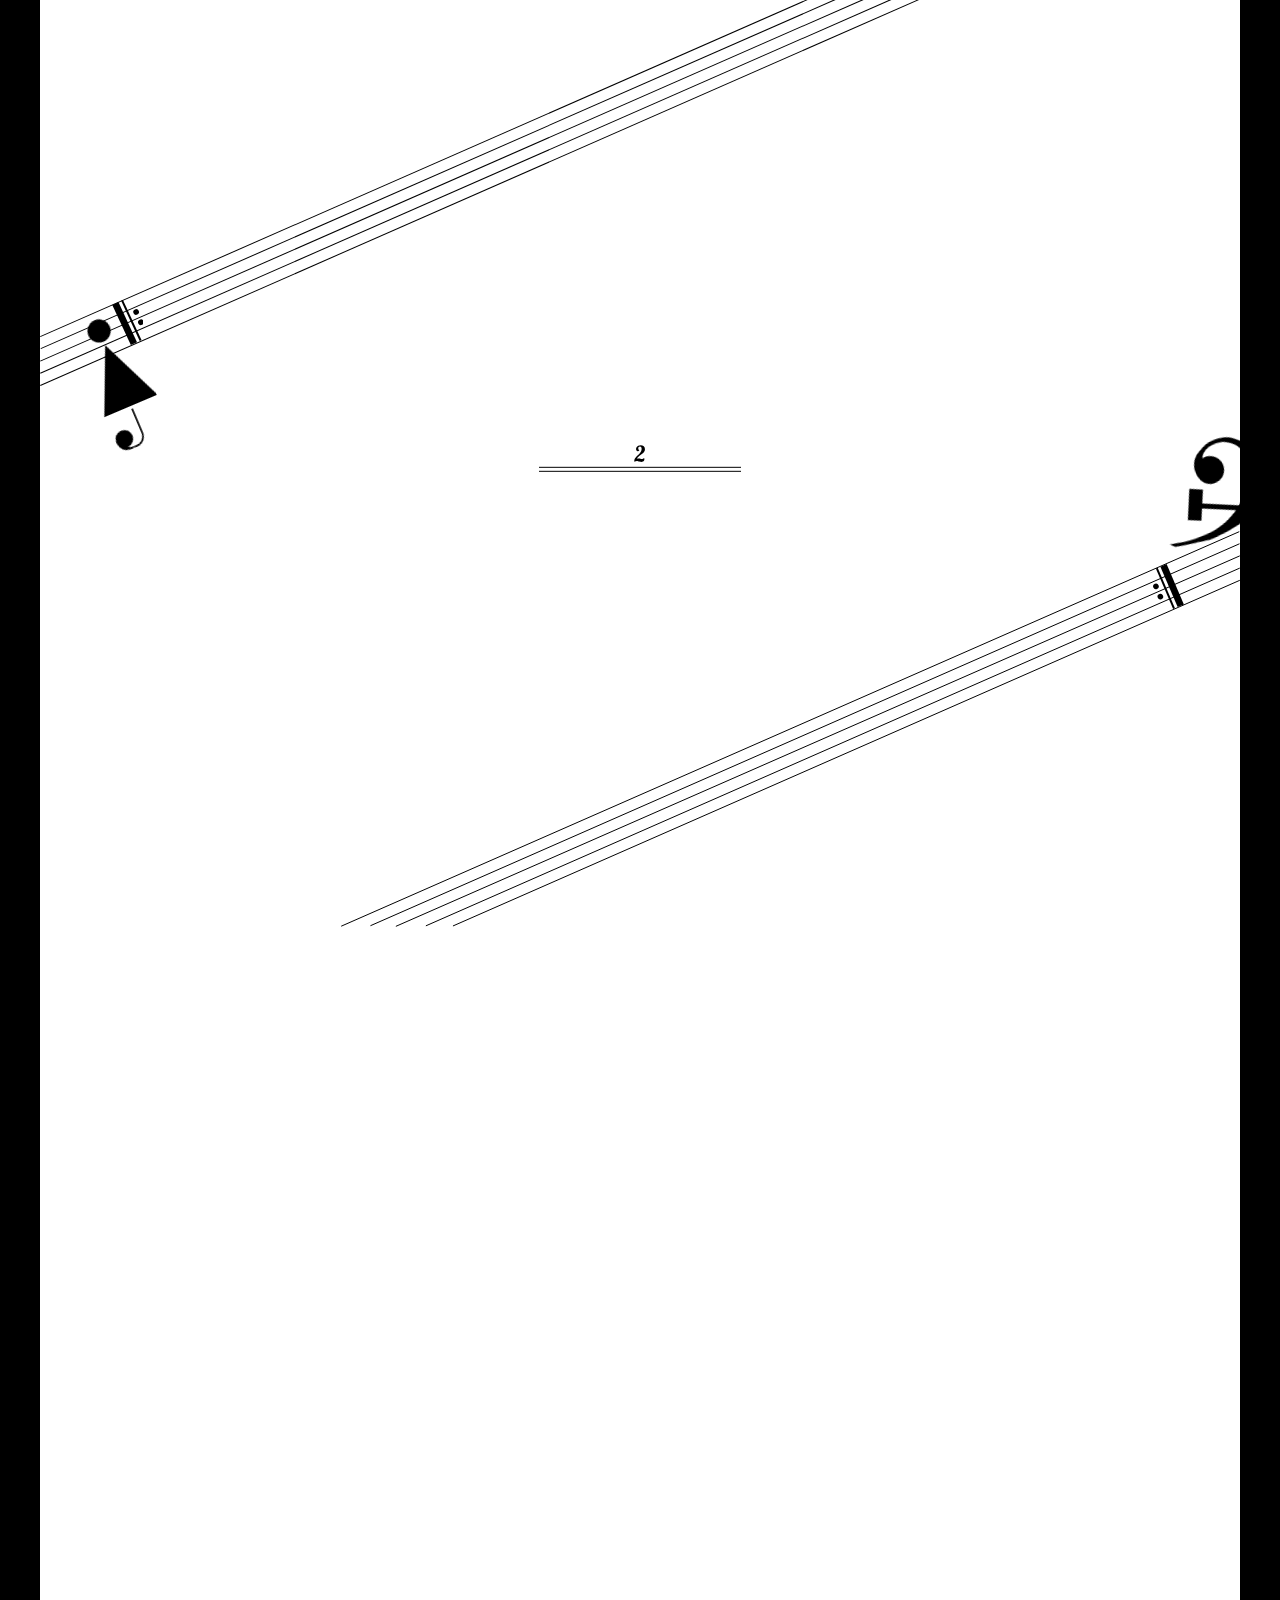
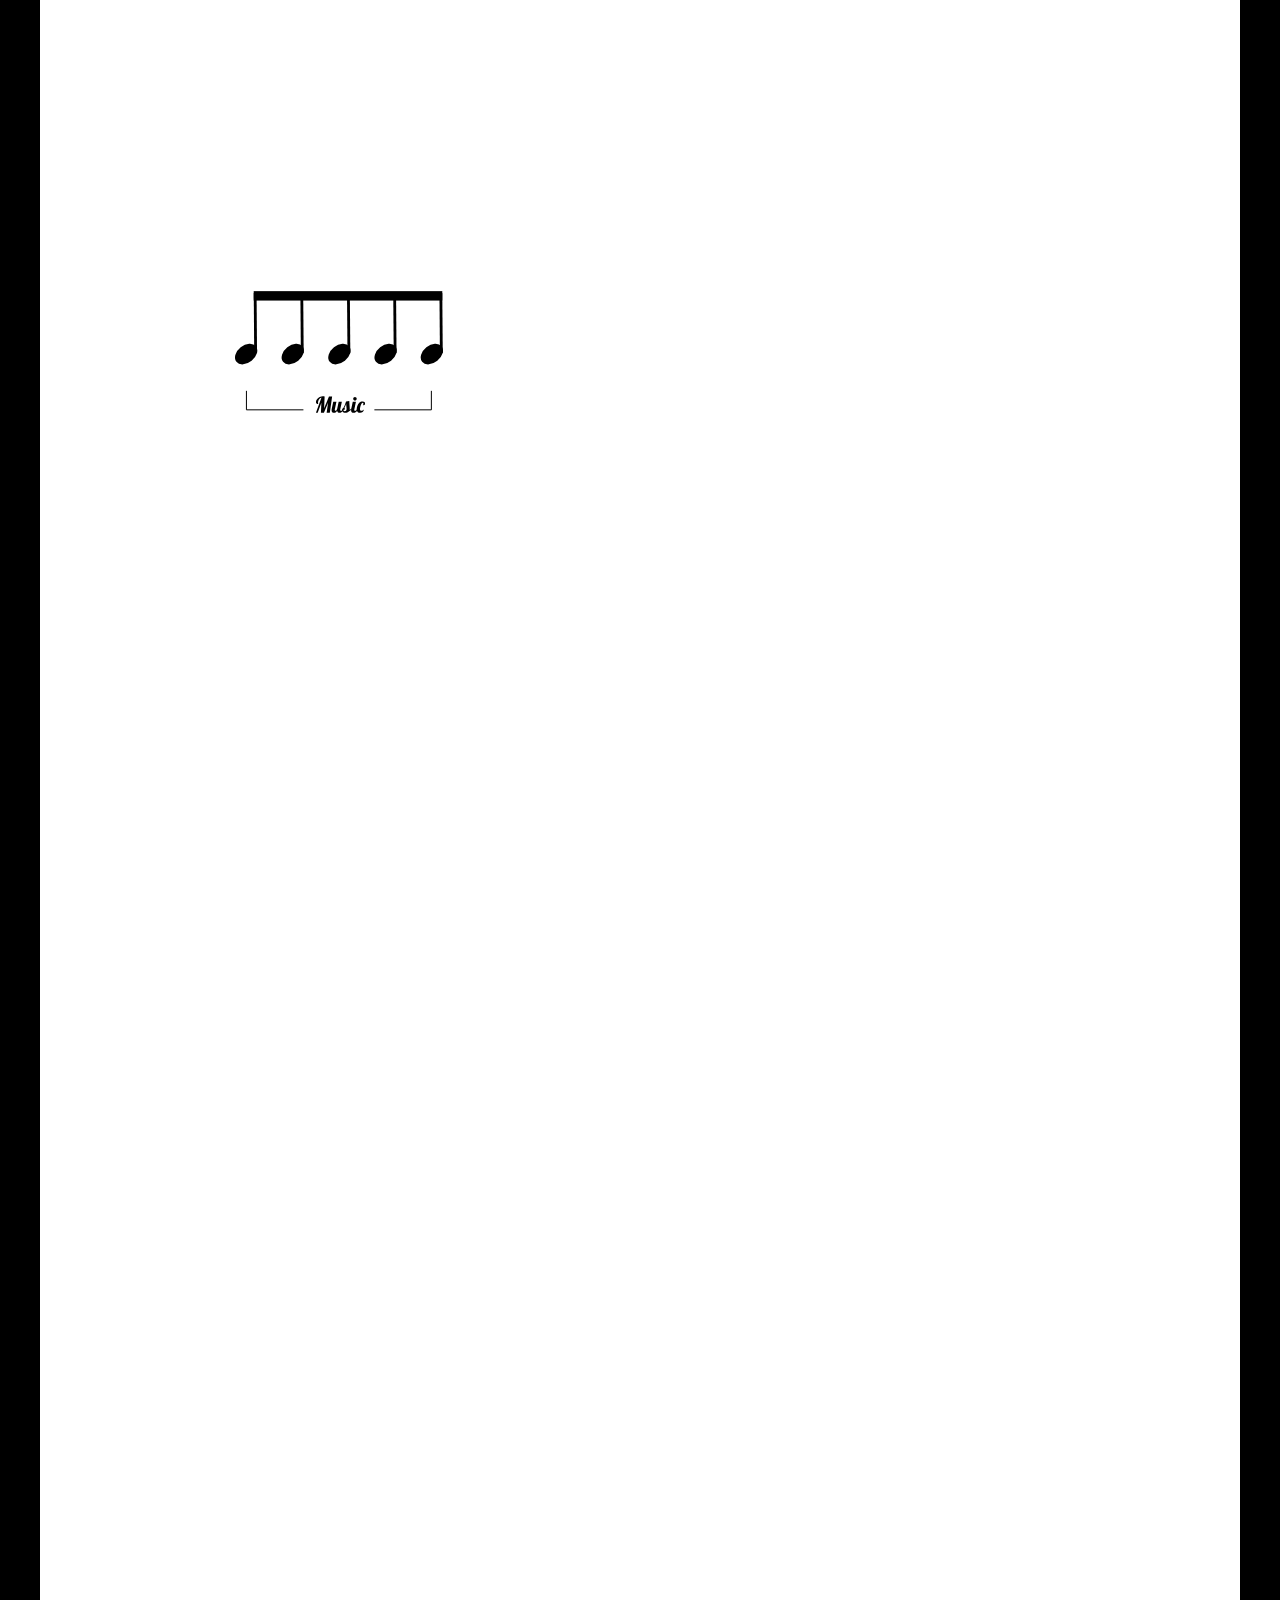
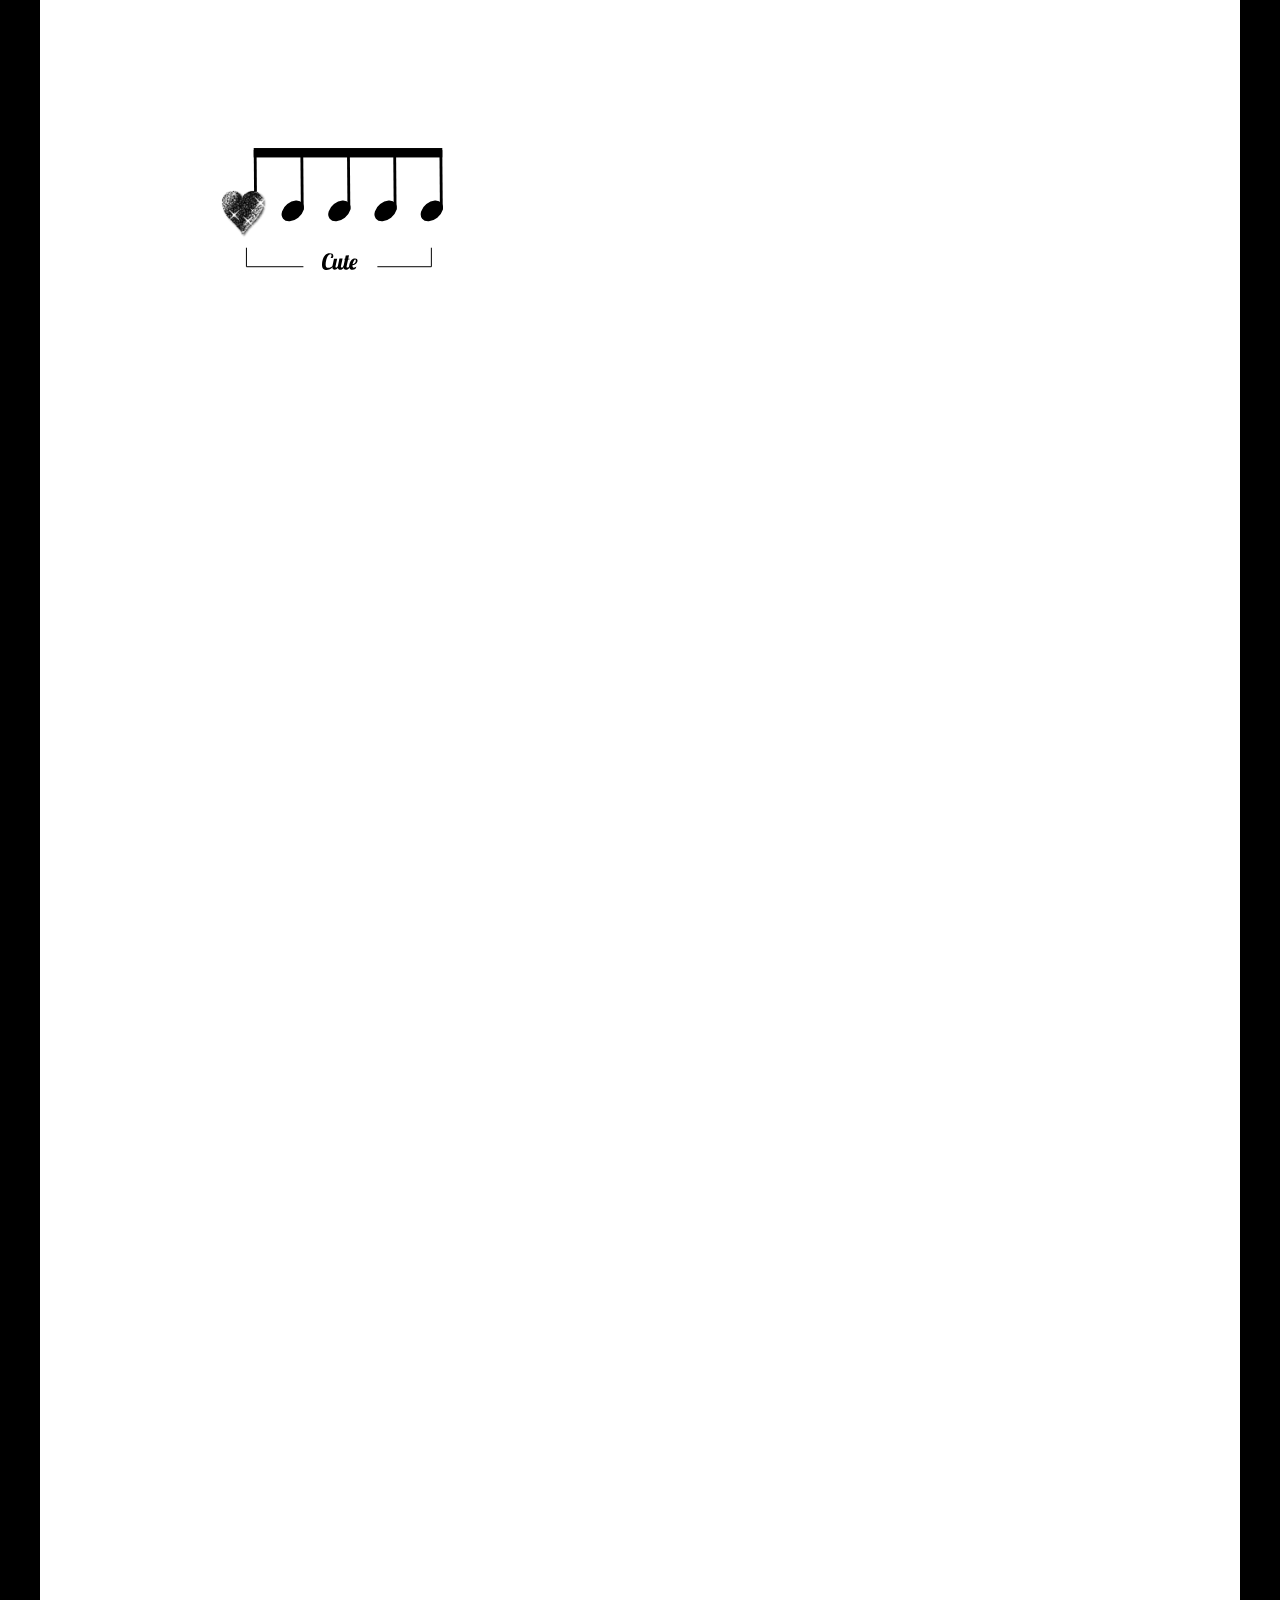
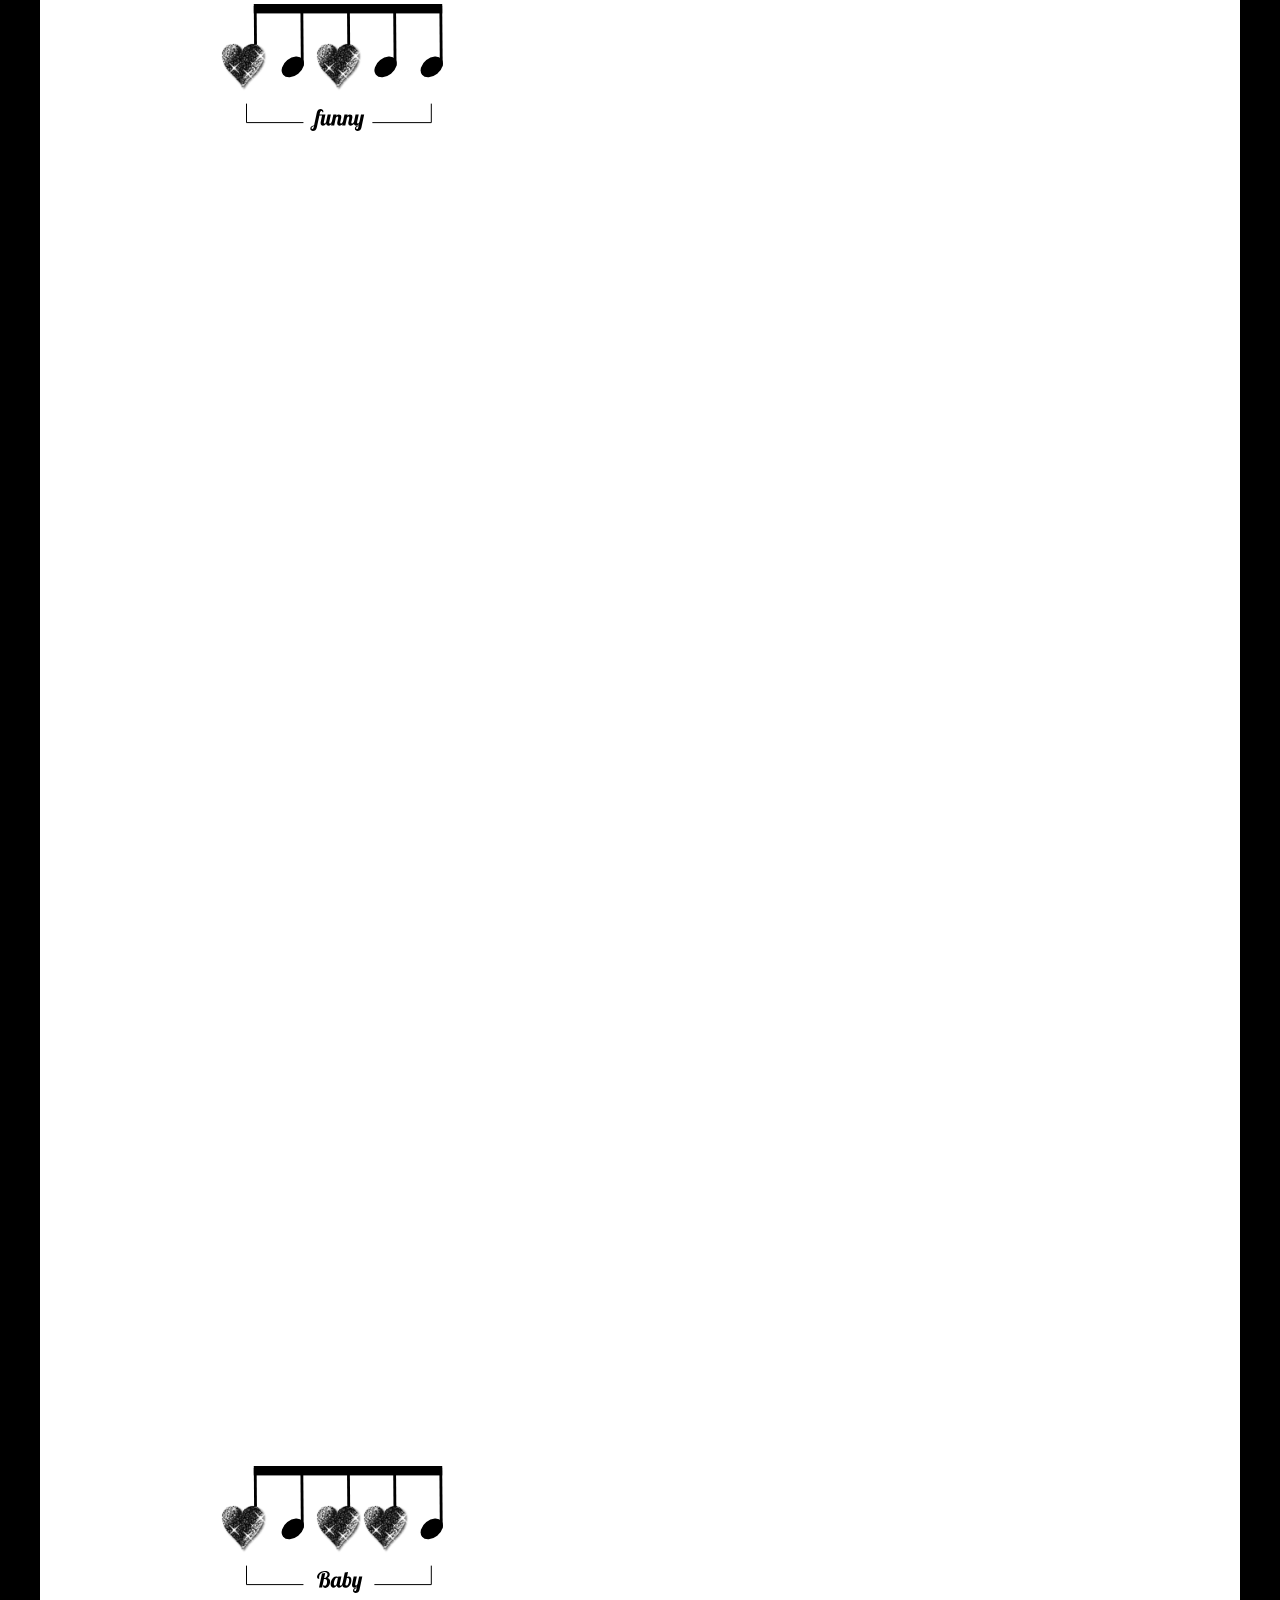
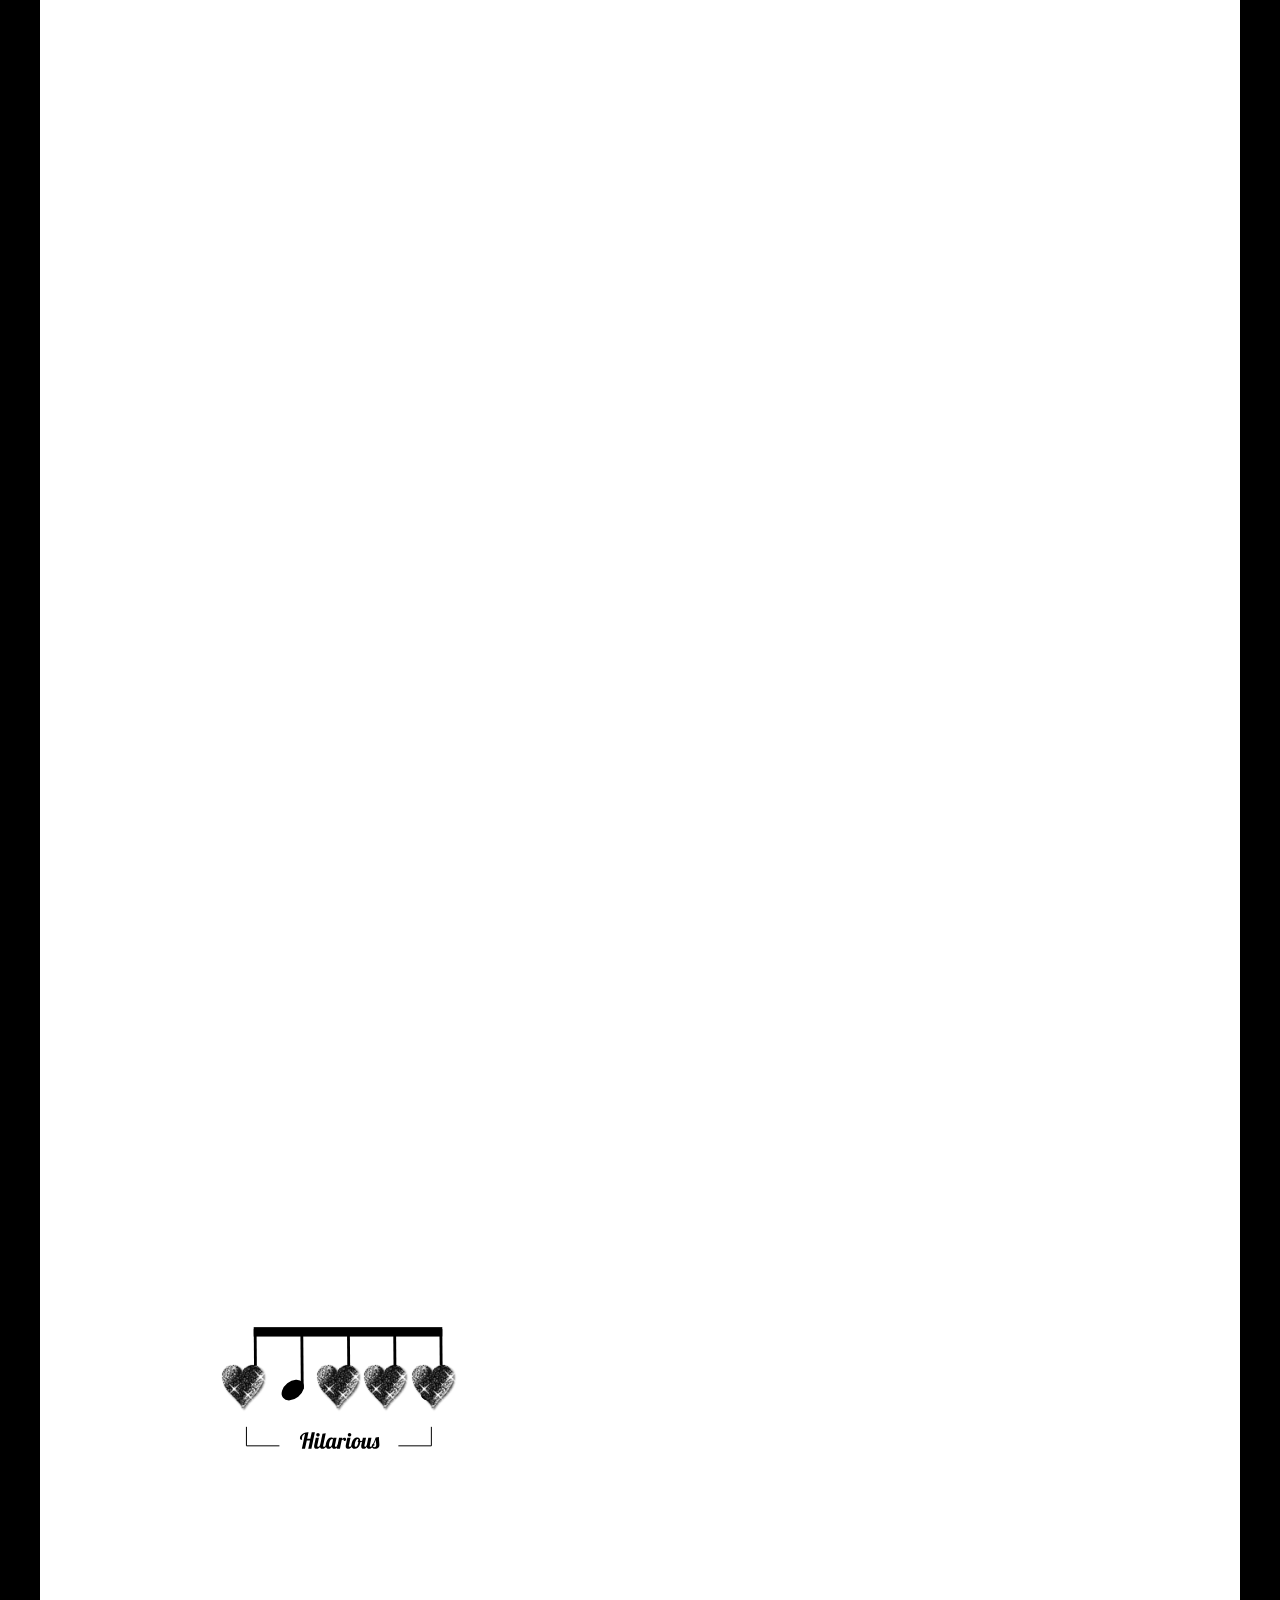
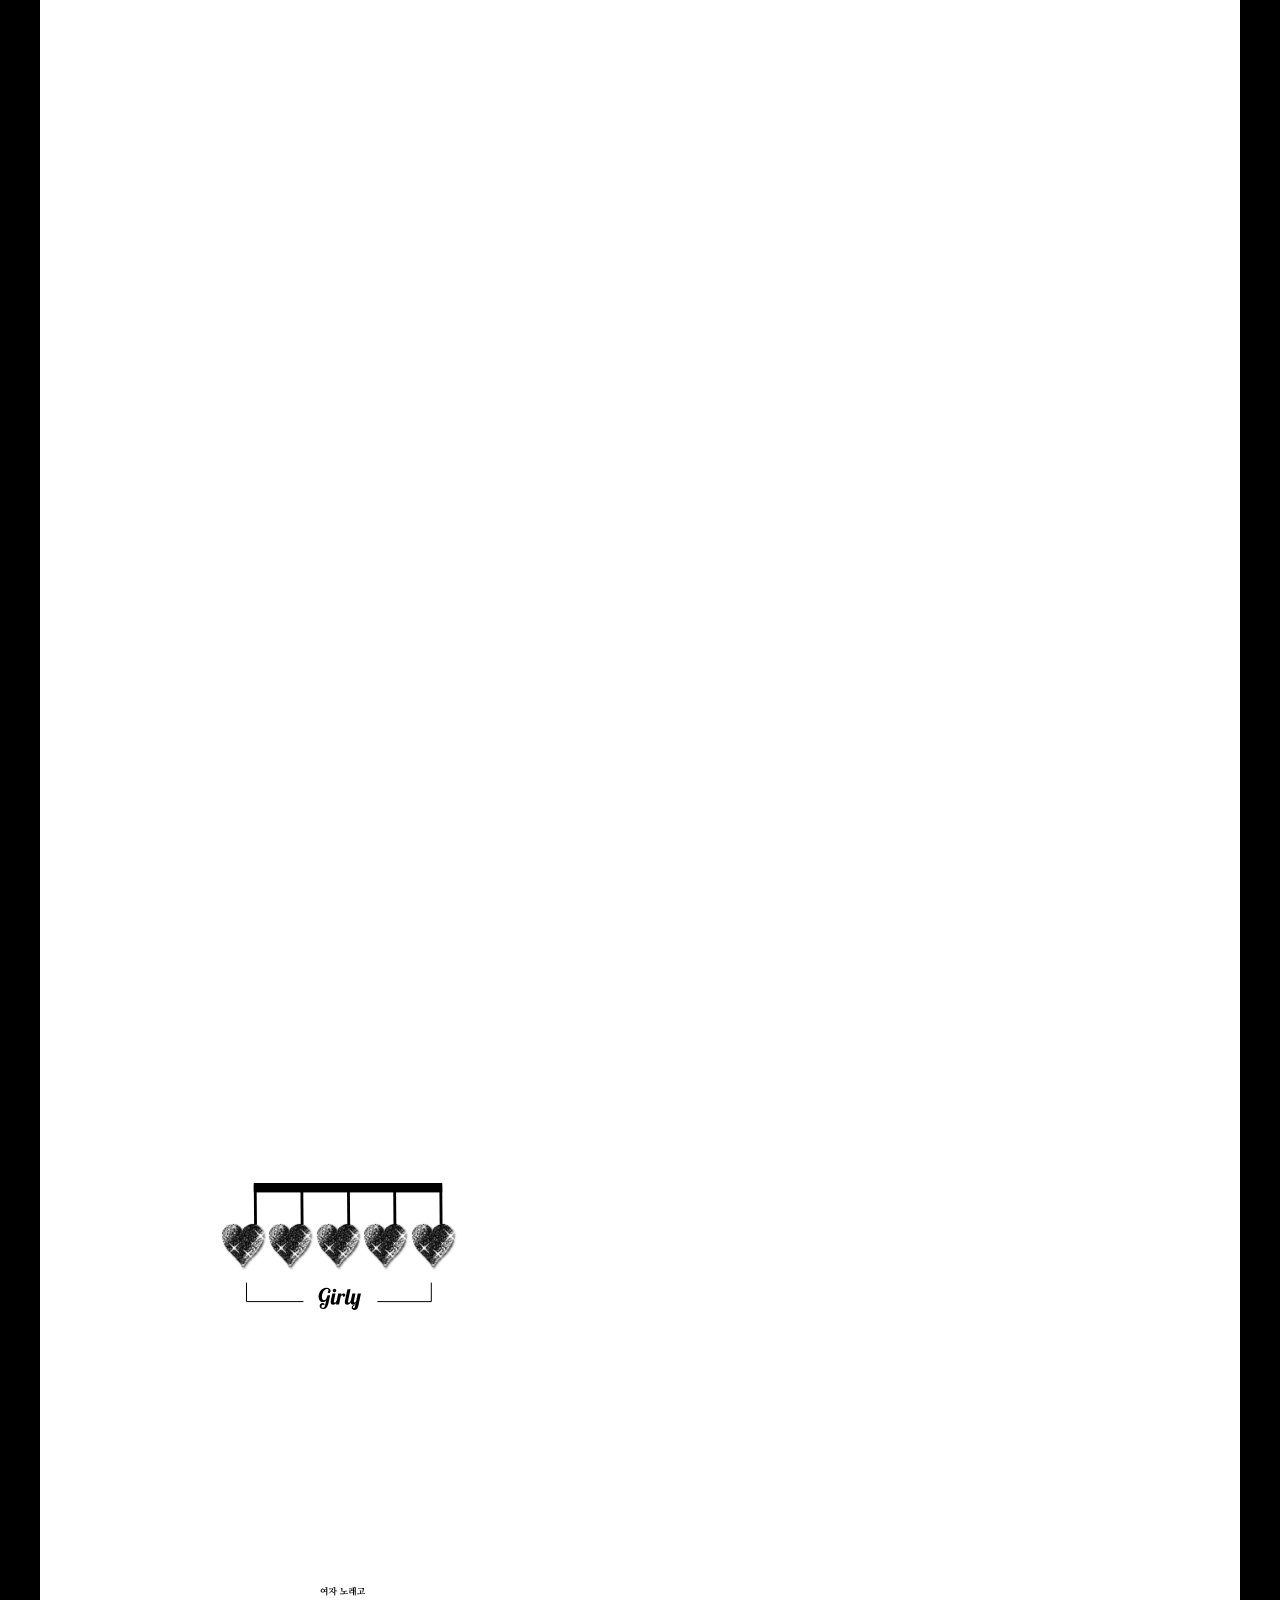
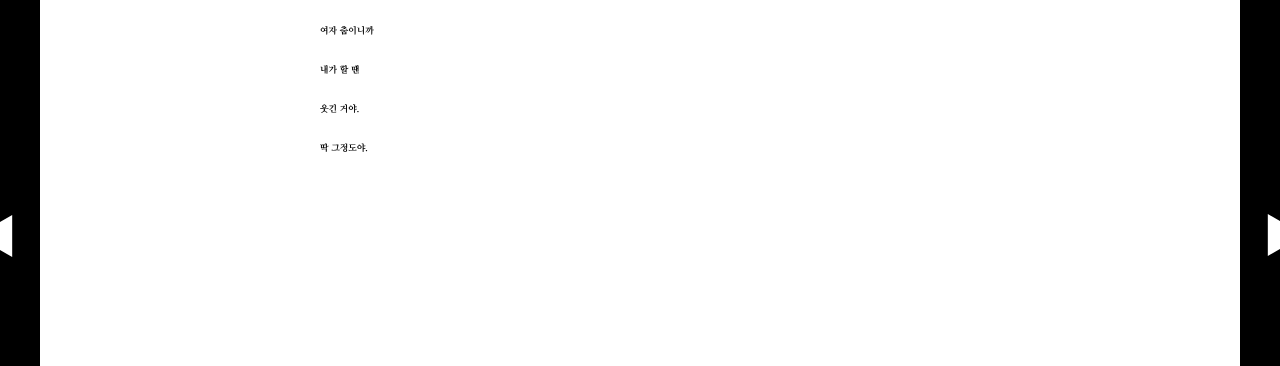
<file: category2.html>
<!DOCTYPE html>
<html class="nojs html css_verticalspacer" lang="en-GB">
 <head>

  <meta http-equiv="Content-type" content="text/html;charset=UTF-8"/>
  <meta name="generator" content="2018.1.0.386"/>
  
  <script type="text/javascript">
   // Update the 'nojs'/'js' class on the html node
document.documentElement.className = document.documentElement.className.replace(/\bnojs\b/g, 'js');

// Check that all required assets are uploaded and up-to-date
if(typeof Muse == "undefined") window.Muse = {}; window.Muse.assets = {"required":["museutils.js", "museconfig.js", "jquery.watch.js", "jquery.scrolleffects.js", "require.js", "category2.css"], "outOfDate":[]};
</script>
  
  <title>category2</title>
  <!-- CSS -->
  <link rel="stylesheet" type="text/css" href="css/site_global.css?crc=444006867"/>
  <link rel="stylesheet" type="text/css" href="css/category2.css?crc=4088378309" id="pagesheet"/>
   </head>
 <body>

  <div class="clearfix" id="page"><!-- group -->
   <a class="nonblock nontext clip_frame grpelem" id="u17362" href="category1.html" data-mu-ie-matrix="progid:DXImageTransform.Microsoft.Matrix(M11=-1,M12=0,M21=0,M22=-1,SizingMethod='auto expand')" data-mu-ie-matrix-dx="0" data-mu-ie-matrix-dy="0"><!-- svg --><img class="svg" id="u17363" src="images/pasted-svg-69683x80.svg?crc=3790897370" width="38" height="42" alt="" data-mu-svgfallback="images/pasted%20svg%2069683x80_poster_.png?crc=4276544222"/></a>
   <div class="clearfix grpelem" id="pu11425"><!-- group -->
    <div class="clip_frame mse_pre_init" id="u11425"><!-- svg -->
     <img class="svg" id="u11423" src="images/pasted-svg-261281x137.svg?crc=318981945" width="277" height="146" alt="" data-mu-svgfallback="images/pasted%20svg%20261281x137_poster_.png?crc=496477878"/>
    </div>
    <div class="clip_frame mse_pre_init" id="u10162"><!-- svg -->
     <img class="svg" id="u10160" src="images/pasted-svg-879455x387.svg?crc=4272244833" width="880" height="388" alt="" data-mu-svgfallback="images/pasted%20svg%20879455x387_poster_.png?crc=114508520"/>
    </div>
    <div class="clip_frame mse_pre_init" id="u11415"><!-- svg -->
     <img class="svg" id="u11413" src="images/pasted-svg-3132x44.svg?crc=4235517818" width="32" height="45" alt="" data-mu-svgfallback="images/pasted%20svg%203132x44_poster_.png?crc=464165776"/>
    </div>
    <div class="clip_frame mse_pre_init" id="u12566" data-mu-ie-matrix="progid:DXImageTransform.Microsoft.Matrix(M11=0.9205,M12=0.3907,M21=-0.3907,M22=0.9205,SizingMethod='auto expand')" data-mu-ie-matrix-dx="-24" data-mu-ie-matrix-dy="-6"><!-- svg -->
     <img class="svg" id="u12567" src="images/pasted-svg-52777x121.svg?crc=4111228918" width="60" height="133" alt="" data-mu-svgfallback="images/pasted%20svg%2052777x121_poster_.png?crc=399862960"/>
    </div>
    <div class="clip_frame mse_pre_init" id="u13076"><!-- svg -->
     <img class="svg" id="u13077" src="images/pasted-svg-78413x80.svg?crc=3846996981" width="152" height="155" alt="" data-mu-svgfallback="images/pasted%20svg%2078413x80_poster_.png?crc=431049425"/>
    </div>
    <div class="clip_frame mse_pre_init" id="u13112"><!-- svg -->
     <img class="svg" id="u13113" src="images/pasted-svg-78413x80.svg?crc=3846996981" width="79" height="81" alt="" data-mu-svgfallback="images/pasted%20svg%2078413x80_poster_.png?crc=431049425"/>
    </div>
    <div class="clip_frame mse_pre_init" id="u13130"><!-- svg -->
     <img class="svg" id="u13131" src="images/pasted-svg-78413x80.svg?crc=3846996981" width="113" height="115" alt="" data-mu-svgfallback="images/pasted%20svg%2078413x80_poster_.png?crc=431049425"/>
    </div>
    <div class="clip_frame mse_pre_init" id="u13139"><!-- svg -->
     <img class="svg" id="u13140" src="images/pasted-svg-78413x80.svg?crc=3846996981" width="79" height="81" alt="" data-mu-svgfallback="images/pasted%20svg%2078413x80_poster_.png?crc=431049425"/>
    </div>
    <div class="clip_frame mse_pre_init" id="u13148"><!-- svg -->
     <img class="svg" id="u13149" src="images/pasted-svg-78413x80.svg?crc=3846996981" width="127" height="129" alt="" data-mu-svgfallback="images/pasted%20svg%2078413x80_poster_.png?crc=431049425"/>
    </div>
    <div class="clip_frame mse_pre_init" id="u13166"><!-- svg -->
     <img class="svg" id="u13167" src="images/pasted-svg-78413x80.svg?crc=3846996981" width="140" height="143" alt="" data-mu-svgfallback="images/pasted%20svg%2078413x80_poster_.png?crc=431049425"/>
    </div>
    <div class="clip_frame mse_pre_init" id="u15102"><!-- svg -->
     <img class="svg" id="u15103" src="images/pasted-svg-78413x80.svg?crc=3846996981" width="79" height="81" alt="" data-mu-svgfallback="images/pasted%20svg%2078413x80_poster_.png?crc=431049425"/>
    </div>
    <div class="clip_frame mse_pre_init" id="u15111"><!-- svg -->
     <img class="svg" id="u15112" src="images/pasted-svg-78413x80.svg?crc=3846996981" width="79" height="81" alt="" data-mu-svgfallback="images/pasted%20svg%2078413x80_poster_.png?crc=431049425"/>
    </div>
   </div>
   <div class="clearfix grpelem" id="pu12813"><!-- column -->
    <div class="clip_frame colelem" id="u12813"><!-- svg -->
     <img class="svg" id="u12811" src="images/pasted-svg-202x262.svg?crc=25859080" width="202" height="27" alt="" data-mu-svgfallback="images/pasted%20svg%20202x26_poster_2.png?crc=3877591850"/>
    </div>
    <div class="clip_frame colelem" id="u12711"><!-- svg -->
     <img class="svg" id="u12709" src="images/pasted-svg-208069x121.svg?crc=225462596" width="208" height="122" alt="" data-mu-svgfallback="images/pasted%20svg%20208069x121_poster_.png?crc=4083857651"/>
    </div>
    <div class="clearfix colelem" id="pu12741"><!-- group -->
     <div class="clip_frame grpelem" id="u12741"><!-- svg -->
      <img class="svg" id="u12739" src="images/pasted-svg-208069x1212.svg?crc=4046357692" width="208" height="122" alt="" data-mu-svgfallback="images/pasted%20svg%20208069x121_poster_2.png?crc=53233315"/>
     </div>
     <div class="clip_frame grpelem" id="u12926"><!-- svg -->
      <img class="svg" id="u12924" src="images/pasted-svg-78413x802.svg?crc=3846996981" width="79" height="81" alt="" data-mu-svgfallback="images/pasted%20svg%2078413x80_poster_2.png?crc=4111386602"/>
     </div>
    </div>
    <div class="clearfix colelem" id="pu12761"><!-- group -->
     <div class="clip_frame grpelem" id="u12761"><!-- svg -->
      <img class="svg" id="u12759" src="images/pasted-svg-208069x127.svg?crc=4281969087" width="208" height="127" alt="" data-mu-svgfallback="images/pasted%20svg%20208069x127_poster_.png?crc=3850703459"/>
     </div>
     <div class="clip_frame grpelem" id="u12936"><!-- svg -->
      <img class="svg" id="u12934" src="images/pasted-svg-78413x803.svg?crc=3846996981" width="79" height="81" alt="" data-mu-svgfallback="images/pasted%20svg%2078413x80_poster_3.png?crc=4111386602"/>
     </div>
     <div class="clip_frame grpelem" id="u12976"><!-- svg -->
      <img class="svg" id="u12974" src="images/pasted-svg-78413x804.svg?crc=3846996981" width="79" height="81" alt="" data-mu-svgfallback="images/pasted%20svg%2078413x80_poster_4.png?crc=4111386602"/>
     </div>
    </div>
    <div class="clearfix colelem" id="pu12848"><!-- group -->
     <div class="clip_frame grpelem" id="u12848"><!-- svg -->
      <img class="svg" id="u12846" src="images/pasted-svg-208069x1272.svg?crc=543916" width="208" height="127" alt="" data-mu-svgfallback="images/pasted%20svg%20208069x127_poster_2.png?crc=3988212983"/>
     </div>
     <div class="clip_frame grpelem" id="u12946"><!-- svg -->
      <img class="svg" id="u12944" src="images/pasted-svg-78413x805.svg?crc=3846996981" width="79" height="81" alt="" data-mu-svgfallback="images/pasted%20svg%2078413x80_poster_5.png?crc=4111386602"/>
     </div>
     <div class="clip_frame grpelem" id="u12986"><!-- svg -->
      <img class="svg" id="u12984" src="images/pasted-svg-78413x806.svg?crc=3846996981" width="79" height="81" alt="" data-mu-svgfallback="images/pasted%20svg%2078413x80_poster_6.png?crc=4111386602"/>
     </div>
     <div class="clip_frame grpelem" id="u13031"><!-- svg -->
      <img class="svg" id="u13032" src="images/pasted-svg-78413x807.svg?crc=3846996981" width="79" height="81" alt="" data-mu-svgfallback="images/pasted%20svg%2078413x80_poster_7.png?crc=4111386602"/>
     </div>
    </div>
    <div class="clearfix colelem" id="pu12731"><!-- group -->
     <div class="clip_frame grpelem" id="u12731"><!-- svg -->
      <img class="svg" id="u12729" src="images/pasted-svg-208069x1213.svg?crc=300736992" width="208" height="122" alt="" data-mu-svgfallback="images/pasted%20svg%20208069x121_poster_3.png?crc=4155299417"/>
     </div>
     <div class="clip_frame grpelem" id="u12956"><!-- svg -->
      <img class="svg" id="u12954" src="images/pasted-svg-78413x808.svg?crc=3846996981" width="79" height="81" alt="" data-mu-svgfallback="images/pasted%20svg%2078413x80_poster_8.png?crc=4111386602"/>
     </div>
     <div class="clip_frame grpelem" id="u13004"><!-- svg -->
      <img class="svg" id="u13005" src="images/pasted-svg-78413x806.svg?crc=3846996981" width="79" height="81" alt="" data-mu-svgfallback="images/pasted%20svg%2078413x80_poster_6.png?crc=4111386602"/>
     </div>
     <div class="clip_frame grpelem" id="u13006"><!-- svg -->
      <img class="svg" id="u13007" src="images/pasted-svg-78413x807.svg?crc=3846996981" width="79" height="81" alt="" data-mu-svgfallback="images/pasted%20svg%2078413x80_poster_7.png?crc=4111386602"/>
     </div>
     <div class="clip_frame grpelem" id="u13022"><!-- svg -->
      <img class="svg" id="u13023" src="images/pasted-svg-78413x808.svg?crc=3846996981" width="79" height="81" alt="" data-mu-svgfallback="images/pasted%20svg%2078413x80_poster_8.png?crc=4111386602"/>
     </div>
    </div>
    <div class="clearfix colelem" id="pu12837"><!-- group -->
     <div class="clip_frame grpelem" id="u12837"><!-- svg -->
      <img class="svg" id="u12838" src="images/pasted-svg-208069x1273.svg?crc=3859408049" width="208" height="127" alt="" data-mu-svgfallback="images/pasted%20svg%20208069x127_poster_3.png?crc=4024560099"/>
     </div>
     <div class="clip_frame grpelem" id="u12966"><!-- svg -->
      <img class="svg" id="u12964" src="images/pasted-svg-78413x80.svg?crc=3846996981" width="79" height="81" alt="" data-mu-svgfallback="images/pasted%20svg%2078413x80_poster_.png?crc=431049425"/>
     </div>
     <div class="clip_frame grpelem" id="u13040"><!-- svg -->
      <img class="svg" id="u13041" src="images/pasted-svg-78413x806.svg?crc=3846996981" width="79" height="81" alt="" data-mu-svgfallback="images/pasted%20svg%2078413x80_poster_6.png?crc=4111386602"/>
     </div>
     <div class="clip_frame grpelem" id="u13042"><!-- svg -->
      <img class="svg" id="u13043" src="images/pasted-svg-78413x807.svg?crc=3846996981" width="79" height="81" alt="" data-mu-svgfallback="images/pasted%20svg%2078413x80_poster_7.png?crc=4111386602"/>
     </div>
     <div class="clip_frame grpelem" id="u13044"><!-- svg -->
      <img class="svg" id="u13045" src="images/pasted-svg-78413x808.svg?crc=3846996981" width="79" height="81" alt="" data-mu-svgfallback="images/pasted%20svg%2078413x80_poster_8.png?crc=4111386602"/>
     </div>
     <div class="clip_frame grpelem" id="u13067"><!-- svg -->
      <img class="svg" id="u13068" src="images/pasted-svg-78413x80.svg?crc=3846996981" width="79" height="81" alt="" data-mu-svgfallback="images/pasted%20svg%2078413x80_poster_.png?crc=431049425"/>
     </div>
    </div>
    <div class="clearfix colelem" id="pu15955"><!-- group -->
     <div class="clip_frame grpelem" id="u15955"><!-- svg -->
      <img class="svg" id="u15953" src="images/pasted-svg-54077x165.svg?crc=4250705181" width="54" height="165" alt="" data-mu-svgfallback="images/pasted%20svg%2054077x165_poster_.png?crc=9961610"/>
     </div>
     <div class="clip_frame grpelem" id="u9124"><!-- svg -->
      <img class="svg" id="u9125" src="images/pasted-svg-1085x430.svg?crc=4119359517" width="446" height="177" alt="" data-mu-svgfallback="images/pasted%20svg%201085x430_poster_.png?crc=354512467"/>
     </div>
    </div>
   </div>
   <div class="clearfix grpelem" id="pu15315"><!-- group -->
    <div class="clip_frame mse_pre_init" id="u15315"><!-- svg -->
     <img class="svg" id="u15313" src="images/pasted-svg-881x568.svg?crc=54783229" width="299" height="193" alt="" data-mu-svgfallback="images/pasted%20svg%20881x568_poster_.png?crc=4222775048"/>
    </div>
    <div class="ose_pre_init mse_pre_init" id="u15270"><!-- simple frame --></div>
    <div class="clip_frame ose_pre_init mse_pre_init" id="u15275"><!-- svg -->
     <img class="svg" id="u15273" src="images/pasted-svg-336159x911.svg?crc=3962115835" width="345" height="929" alt="" data-mu-svgfallback="images/pasted%20svg%20336159x911_poster_.png?crc=4062737415"/>
    </div>
    <div class="clip_frame mse_pre_init" id="u10172"><!-- svg -->
     <img class="svg" id="u10170" src="images/pasted-svg-899089x395.svg?crc=124368376" width="899" height="396" alt="" data-mu-svgfallback="images/pasted%20svg%20899089x395_poster_.png?crc=148716768"/>
    </div>
    <div class="clip_frame mse_pre_init" id="u11405"><!-- svg -->
     <img class="svg" id="u11403" src="images/pasted-svg-30794x45.svg?crc=4278571959" width="31" height="45" alt="" data-mu-svgfallback="images/pasted%20svg%2030794x45_poster_.png?crc=379587462"/>
    </div>
    <div class="clip_frame mse_pre_init" id="u12575" data-mu-ie-matrix="progid:DXImageTransform.Microsoft.Matrix(M11=0.9563,M12=0.2924,M21=-0.2924,M22=0.9563,SizingMethod='auto expand')" data-mu-ie-matrix-dx="-13" data-mu-ie-matrix-dy="-14"><!-- svg -->
     <img class="svg" id="u12576" src="images/pasted-svg-79868x672.svg?crc=436876756" width="112" height="103" alt="" data-mu-svgfallback="images/pasted%20svg%2079868x67_poster_2.png?crc=90088959"/>
    </div>
    <div class="clip_frame mse_pre_init" id="u12829"><!-- svg -->
     <img class="svg" id="u12827" src="images/pasted-svg-208069x129.svg?crc=529526745" width="208" height="129" alt="" data-mu-svgfallback="images/pasted%20svg%20208069x129_poster_.png?crc=240345836"/>
    </div>
    <div class="clip_frame mse_pre_init" id="u12858"><!-- svg -->
     <img class="svg" id="u12856" src="images/pasted-svg-208069x130.svg?crc=318175802" width="208" height="131" alt="" data-mu-svgfallback="images/pasted%20svg%20208069x130_poster_.png?crc=418790685"/>
    </div>
    <div class="clip_frame mse_pre_init" id="u12868"><!-- svg -->
     <img class="svg" id="u12866" src="images/pasted-svg-208069x1302.svg?crc=4092276193" width="208" height="131" alt="" data-mu-svgfallback="images/pasted%20svg%20208069x130_poster_2.png?crc=61212854"/>
    </div>
    <div class="clip_frame mse_pre_init" id="u12878"><!-- svg -->
     <img class="svg" id="u12876" src="images/pasted-svg-208069x1303.svg?crc=4077843064" width="208" height="131" alt="" data-mu-svgfallback="images/pasted%20svg%20208069x130_poster_3.png?crc=4167093693"/>
    </div>
    <div class="clip_frame mse_pre_init" id="u12888"><!-- svg -->
     <img class="svg" id="u12886" src="images/pasted-svg-208069x1304.svg?crc=3893378583" width="208" height="131" alt="" data-mu-svgfallback="images/pasted%20svg%20208069x130_poster_4.png?crc=3919715155"/>
    </div>
    <div class="clip_frame mse_pre_init" id="u12898"><!-- svg -->
     <img class="svg" id="u12896" src="images/pasted-svg-208069x1305.svg?crc=3941331226" width="208" height="131" alt="" data-mu-svgfallback="images/pasted%20svg%20208069x130_poster_5.png?crc=354852759"/>
    </div>
    <div class="clip_frame mse_pre_init" id="u13085"><!-- svg -->
     <img class="svg" id="u13086" src="images/pasted-svg-78413x80.svg?crc=3846996981" width="79" height="81" alt="" data-mu-svgfallback="images/pasted%20svg%2078413x80_poster_.png?crc=431049425"/>
    </div>
    <div class="clip_frame mse_pre_init" id="u13094"><!-- svg -->
     <img class="svg" id="u13095" src="images/pasted-svg-78413x80.svg?crc=3846996981" width="79" height="81" alt="" data-mu-svgfallback="images/pasted%20svg%2078413x80_poster_.png?crc=431049425"/>
    </div>
    <div class="clip_frame mse_pre_init" id="u13103"><!-- svg -->
     <img class="svg" id="u13104" src="images/pasted-svg-78413x80.svg?crc=3846996981" width="119" height="121" alt="" data-mu-svgfallback="images/pasted%20svg%2078413x80_poster_.png?crc=431049425"/>
    </div>
    <div class="clip_frame mse_pre_init" id="u13121"><!-- svg -->
     <img class="svg" id="u13122" src="images/pasted-svg-78413x80.svg?crc=3846996981" width="201" height="206" alt="" data-mu-svgfallback="images/pasted%20svg%2078413x80_poster_.png?crc=431049425"/>
    </div>
    <div class="clip_frame mse_pre_init" id="u13157"><!-- svg -->
     <img class="svg" id="u13158" src="images/pasted-svg-78413x80.svg?crc=3846996981" width="79" height="81" alt="" data-mu-svgfallback="images/pasted%20svg%2078413x80_poster_.png?crc=431049425"/>
    </div>
    <div class="clip_frame mse_pre_init" id="u13175"><!-- svg -->
     <img class="svg" id="u13176" src="images/pasted-svg-78413x80.svg?crc=3846996981" width="79" height="81" alt="" data-mu-svgfallback="images/pasted%20svg%2078413x80_poster_.png?crc=431049425"/>
    </div>
    <div class="clip_frame mse_pre_init" id="u13186"><!-- svg -->
     <img class="svg" id="u13184" src="images/pasted-svg-88348x85.svg?crc=4141333211" width="89" height="86" alt="" data-mu-svgfallback="images/pasted%20svg%2088348x85_poster_.png?crc=39628019"/>
    </div>
    <div class="clip_frame mse_pre_init" id="u13194"><!-- svg -->
     <img class="svg" id="u13195" src="images/pasted-svg-88348x85.svg?crc=4141333211" width="89" height="86" alt="" data-mu-svgfallback="images/pasted%20svg%2088348x85_poster_.png?crc=39628019"/>
    </div>
    <div class="clip_frame mse_pre_init" id="u13203"><!-- svg -->
     <img class="svg" id="u13204" src="images/pasted-svg-88348x85.svg?crc=4141333211" width="89" height="86" alt="" data-mu-svgfallback="images/pasted%20svg%2088348x85_poster_.png?crc=39628019"/>
    </div>
    <div class="clip_frame mse_pre_init" id="u13212"><!-- svg -->
     <img class="svg" id="u13213" src="images/pasted-svg-88348x85.svg?crc=4141333211" width="89" height="86" alt="" data-mu-svgfallback="images/pasted%20svg%2088348x85_poster_.png?crc=39628019"/>
    </div>
    <div class="clip_frame mse_pre_init" id="u13214"><!-- svg -->
     <img class="svg" id="u13215" src="images/pasted-svg-88348x85.svg?crc=4141333211" width="89" height="86" alt="" data-mu-svgfallback="images/pasted%20svg%2088348x85_poster_.png?crc=39628019"/>
    </div>
    <div class="clip_frame mse_pre_init" id="u13230"><!-- svg -->
     <img class="svg" id="u13231" src="images/pasted-svg-88348x85.svg?crc=4141333211" width="89" height="86" alt="" data-mu-svgfallback="images/pasted%20svg%2088348x85_poster_.png?crc=39628019"/>
    </div>
    <div class="clip_frame mse_pre_init" id="u13232"><!-- svg -->
     <img class="svg" id="u13233" src="images/pasted-svg-88348x85.svg?crc=4141333211" width="89" height="86" alt="" data-mu-svgfallback="images/pasted%20svg%2088348x85_poster_.png?crc=39628019"/>
    </div>
    <div class="clip_frame mse_pre_init" id="u13236"><!-- svg -->
     <img class="svg" id="u13237" src="images/pasted-svg-88348x85.svg?crc=4141333211" width="89" height="86" alt="" data-mu-svgfallback="images/pasted%20svg%2088348x85_poster_.png?crc=39628019"/>
    </div>
    <div class="clip_frame mse_pre_init" id="u13238"><!-- svg -->
     <img class="svg" id="u13239" src="images/pasted-svg-88348x85.svg?crc=4141333211" width="89" height="86" alt="" data-mu-svgfallback="images/pasted%20svg%2088348x85_poster_.png?crc=39628019"/>
    </div>
    <div class="clip_frame mse_pre_init" id="u13275"><!-- svg -->
     <img class="svg" id="u13276" src="images/pasted-svg-88348x85.svg?crc=4141333211" width="89" height="86" alt="" data-mu-svgfallback="images/pasted%20svg%2088348x85_poster_.png?crc=39628019"/>
    </div>
    <div class="clip_frame mse_pre_init" id="u13277"><!-- svg -->
     <img class="svg" id="u13278" src="images/pasted-svg-88348x85.svg?crc=4141333211" width="89" height="86" alt="" data-mu-svgfallback="images/pasted%20svg%2088348x85_poster_.png?crc=39628019"/>
    </div>
    <div class="clip_frame mse_pre_init" id="u13279"><!-- svg -->
     <img class="svg" id="u13280" src="images/pasted-svg-88348x85.svg?crc=4141333211" width="89" height="86" alt="" data-mu-svgfallback="images/pasted%20svg%2088348x85_poster_.png?crc=39628019"/>
    </div>
    <div class="clip_frame mse_pre_init" id="u13311"><!-- svg -->
     <img class="svg" id="u13312" src="images/pasted-svg-88348x85.svg?crc=4141333211" width="89" height="86" alt="" data-mu-svgfallback="images/pasted%20svg%2088348x85_poster_.png?crc=39628019"/>
    </div>
    <div class="clip_frame mse_pre_init" id="u13315"><!-- svg -->
     <img class="svg" id="u13316" src="images/pasted-svg-88348x85.svg?crc=4141333211" width="89" height="86" alt="" data-mu-svgfallback="images/pasted%20svg%2088348x85_poster_.png?crc=39628019"/>
    </div>
    <div class="clip_frame mse_pre_init" id="u13338"><!-- svg -->
     <img class="svg" id="u13339" src="images/pasted-svg-88348x85.svg?crc=4141333211" width="89" height="86" alt="" data-mu-svgfallback="images/pasted%20svg%2088348x85_poster_.png?crc=39628019"/>
    </div>
    <div class="clip_frame mse_pre_init" id="u15120"><!-- svg -->
     <img class="svg" id="u15121" src="images/pasted-svg-78413x80.svg?crc=3846996981" width="79" height="81" alt="" data-mu-svgfallback="images/pasted%20svg%2078413x80_poster_.png?crc=431049425"/>
    </div>
    <div class="clip_frame mse_pre_init" id="u15129"><!-- svg -->
     <img class="svg" id="u15130" src="images/pasted-svg-78413x80.svg?crc=3846996981" width="138" height="141" alt="" data-mu-svgfallback="images/pasted%20svg%2078413x80_poster_.png?crc=431049425"/>
    </div>
    <div class="clip_frame mse_pre_init" id="u15138"><!-- svg -->
     <img class="svg" id="u15139" src="images/pasted-svg-78413x80.svg?crc=3846996981" width="79" height="81" alt="" data-mu-svgfallback="images/pasted%20svg%2078413x80_poster_.png?crc=431049425"/>
    </div>
    <div class="clip_frame mse_pre_init" id="u15237"><!-- svg -->
     <img class="svg" id="u15238" src="images/pasted-svg-78413x80.svg?crc=3846996981" width="138" height="141" alt="" data-mu-svgfallback="images/pasted%20svg%2078413x80_poster_.png?crc=431049425"/>
    </div>
    <div class="clip_frame mse_pre_init" id="u15246"><!-- svg -->
     <img class="svg" id="u15247" src="images/pasted-svg-78413x80.svg?crc=3846996981" width="79" height="81" alt="" data-mu-svgfallback="images/pasted%20svg%2078413x80_poster_.png?crc=431049425"/>
    </div>
    <div class="clip_frame mse_pre_init" id="u15255"><!-- svg -->
     <img class="svg" id="u15256" src="images/pasted-svg-78413x80.svg?crc=3846996981" width="79" height="81" alt="" data-mu-svgfallback="images/pasted%20svg%2078413x80_poster_.png?crc=431049425"/>
    </div>
    <div class="clip_frame mse_pre_init" id="u15977"><!-- svg -->
     <img class="svg" id="u15975" src="images/pasted-svg-84192x126.svg?crc=3934314753" width="85" height="126" alt="" data-mu-svgfallback="images/pasted%20svg%2084192x126_poster_.png?crc=4028894686"/>
    </div>
   </div>
   <a class="nonblock nontext clip_frame grpelem" id="u17360" href="category3.html"><!-- svg --><img class="svg" id="u17361" src="images/pasted-svg-69683x80.svg?crc=3790897370" width="38" height="42" alt="" data-mu-svgfallback="images/pasted%20svg%2069683x80_poster_.png?crc=4276544222"/></a>
   <div class="verticalspacer" data-offset-top="9903" data-content-above-spacer="9902" data-content-below-spacer="61"></div>
  </div>
  <!-- Other scripts -->
  <script type="text/javascript">
   // Decide whether to suppress missing file error or not based on preference setting
var suppressMissingFileError = false
</script>
  <script type="text/javascript">
   window.Muse.assets.check=function(c){if(!window.Muse.assets.checked){window.Muse.assets.checked=!0;var b={},d=function(a,b){if(window.getComputedStyle){var c=window.getComputedStyle(a,null);return c&&c.getPropertyValue(b)||c&&c[b]||""}if(document.documentElement.currentStyle)return(c=a.currentStyle)&&c[b]||a.style&&a.style[b]||"";return""},a=function(a){if(a.match(/^rgb/))return a=a.replace(/\s+/g,"").match(/([\d\,]+)/gi)[0].split(","),(parseInt(a[0])<<16)+(parseInt(a[1])<<8)+parseInt(a[2]);if(a.match(/^\#/))return parseInt(a.substr(1),
16);return 0},f=function(f){for(var g=document.getElementsByTagName("link"),j=0;j<g.length;j++)if("text/css"==g[j].type){var l=(g[j].href||"").match(/\/?css\/([\w\-]+\.css)\?crc=(\d+)/);if(!l||!l[1]||!l[2])break;b[l[1]]=l[2]}g=document.createElement("div");g.className="version";g.style.cssText="display:none; width:1px; height:1px;";document.getElementsByTagName("body")[0].appendChild(g);for(j=0;j<Muse.assets.required.length;){var l=Muse.assets.required[j],k=l.match(/([\w\-\.]+)\.(\w+)$/),i=k&&k[1]?
k[1]:null,k=k&&k[2]?k[2]:null;switch(k.toLowerCase()){case "css":i=i.replace(/\W/gi,"_").replace(/^([^a-z])/gi,"_$1");g.className+=" "+i;i=a(d(g,"color"));k=a(d(g,"backgroundColor"));i!=0||k!=0?(Muse.assets.required.splice(j,1),"undefined"!=typeof b[l]&&(i!=b[l]>>>24||k!=(b[l]&16777215))&&Muse.assets.outOfDate.push(l)):j++;g.className="version";break;case "js":j++;break;default:throw Error("Unsupported file type: "+k);}}c?c().jquery!="1.8.3"&&Muse.assets.outOfDate.push("jquery-1.8.3.min.js"):Muse.assets.required.push("jquery-1.8.3.min.js");
g.parentNode.removeChild(g);if(Muse.assets.outOfDate.length||Muse.assets.required.length)g="Some files on the server may be missing or incorrect. Clear browser cache and try again. If the problem persists please contact website author.",f&&Muse.assets.outOfDate.length&&(g+="\nOut of date: "+Muse.assets.outOfDate.join(",")),f&&Muse.assets.required.length&&(g+="\nMissing: "+Muse.assets.required.join(",")),suppressMissingFileError?(g+="\nUse SuppressMissingFileError key in AppPrefs.xml to show missing file error pop up.",console.log(g)):alert(g)};location&&location.search&&location.search.match&&location.search.match(/muse_debug/gi)?
setTimeout(function(){f(!0)},5E3):f()}};
var muse_init=function(){require.config({baseUrl:""});require(["jquery","museutils","whatinput","jquery.watch","jquery.scrolleffects"],function(c){var $ = c;$(document).ready(function(){try{
window.Muse.assets.check($);/* body */
Muse.Utils.transformMarkupToFixBrowserProblemsPreInit();/* body */
Muse.Utils.prepHyperlinks(true);/* body */
Muse.Utils.makeButtonsVisibleAfterSettingMinWidth();/* body */
Muse.Utils.fullPage('#page');/* 100% height page */
$('#u11425').registerPositionScrollEffect([{"speed":[0,0.2],"in":[-Infinity,5336.9]},{"speed":[0,0.3],"in":[5336.9,Infinity]}]);/* scroll effect */
$('#u10162').registerPositionScrollEffect([{"speed":[0,0],"in":[-Infinity,0]},{"speed":[0,0],"in":[0,Infinity]}]);/* scroll effect */
$('#u11415').registerPositionScrollEffect([{"speed":[0,0],"in":[-Infinity,0]},{"speed":[0,0],"in":[0,Infinity]}]);/* scroll effect */
$('#u12566').registerPositionScrollEffect([{"speed":[0,0],"in":[-Infinity,0]},{"speed":[0,0.3],"in":[0,Infinity]}]);/* scroll effect */
$('#u13076').registerPositionScrollEffect([{"speed":[0,1],"in":[-Infinity,7613.65]},{"speed":[0,0],"in":[7613.65,Infinity]}]);/* scroll effect */
$('#u13112').registerPositionScrollEffect([{"speed":[0,1],"in":[-Infinity,7975.05]},{"speed":[0,0],"in":[7975.05,Infinity]}]);/* scroll effect */
$('#u13130').registerPositionScrollEffect([{"speed":[0,1],"in":[-Infinity,6214.05]},{"speed":[0,0],"in":[6214.05,Infinity]}]);/* scroll effect */
$('#u13139').registerPositionScrollEffect([{"speed":[0,1],"in":[-Infinity,7182.05]},{"speed":[0,0],"in":[7182.05,Infinity]}]);/* scroll effect */
$('#u13148').registerPositionScrollEffect([{"speed":[0,1],"in":[-Infinity,4907.95]},{"speed":[0,0],"in":[4907.95,Infinity]}]);/* scroll effect */
$('#u13166').registerPositionScrollEffect([{"speed":[0,1],"in":[-Infinity,3730.05]},{"speed":[0,0],"in":[3730.05,Infinity]}]);/* scroll effect */
$('#u15102').registerPositionScrollEffect([{"speed":[0,1],"in":[-Infinity,6930.8]},{"speed":[0,0],"in":[6930.8,Infinity]}]);/* scroll effect */
$('#u15111').registerPositionScrollEffect([{"speed":[0,1],"in":[-Infinity,8037.5]},{"speed":[0,0],"in":[8037.5,Infinity]}]);/* scroll effect */
$('#u15315').registerPositionScrollEffect([{"speed":[0,-0.4],"in":[-Infinity,6957.4]},{"speed":[0,-0.4],"in":[6957.4,Infinity]}]);/* scroll effect */
$('#u15270').registerPositionScrollEffect([{"speed":[0,1],"in":[-Infinity,5114]},{"speed":[0,0],"in":[5114,Infinity]}]);/* scroll effect */
$('#u15270').registerOpacityScrollEffect([{"in":[-Infinity,5114],"opacity":0,"fade":50},{"opacity":0,"in":[5114,5114]},{"in":[5114,Infinity],"opacity":100,"fade":3886}]);/* scroll effect */
$('#u15275').registerPositionScrollEffect([{"speed":[0,1],"in":[-Infinity,5114]},{"speed":[0,0],"in":[5114,Infinity]}]);/* scroll effect */
$('#u15275').registerOpacityScrollEffect([{"in":[-Infinity,5114],"opacity":0,"fade":50},{"opacity":0,"in":[5114,5114]},{"in":[5114,Infinity],"opacity":100,"fade":3886}]);/* scroll effect */
$('#u10172').registerPositionScrollEffect([{"speed":[0,0],"in":[-Infinity,0]},{"speed":[0,0],"in":[0,Infinity]}]);/* scroll effect */
$('#u11405').registerPositionScrollEffect([{"speed":[0,0],"in":[-Infinity,0]},{"speed":[0,0],"in":[0,Infinity]}]);/* scroll effect */
$('#u12575').registerPositionScrollEffect([{"speed":[0,0],"in":[-Infinity,0]},{"speed":[0,-0.3],"in":[0,Infinity]}]);/* scroll effect */
$('#u12829').registerPositionScrollEffect([{"speed":[0,-1],"in":[-Infinity,8541.18]},{"speed":[0,-1],"in":[8541.18,Infinity]}]);/* scroll effect */
$('#u12858').registerPositionScrollEffect([{"speed":[0,-1],"in":[-Infinity,5624]},{"speed":[0,-1],"in":[5624,Infinity]}]);/* scroll effect */
$('#u12868').registerPositionScrollEffect([{"speed":[0,-1],"in":[-Infinity,2706]},{"speed":[0,-1],"in":[2706,Infinity]}]);/* scroll effect */
$('#u12878').registerPositionScrollEffect([{"speed":[0,-1],"in":[-Infinity,7085.03]},{"speed":[0,-1],"in":[7085.03,Infinity]}]);/* scroll effect */
$('#u12888').registerPositionScrollEffect([{"speed":[0,-1],"in":[-Infinity,4160.12]},{"speed":[0,-1],"in":[4160.12,Infinity]}]);/* scroll effect */
$('#u12898').registerPositionScrollEffect([{"speed":[0,-1],"in":[-Infinity,1248.78]},{"speed":[0,-1],"in":[1248.78,Infinity]}]);/* scroll effect */
$('#u13085').registerPositionScrollEffect([{"speed":[0,1],"in":[-Infinity,8545.05]},{"speed":[0,0],"in":[8545.05,Infinity]}]);/* scroll effect */
$('#u13094').registerPositionScrollEffect([{"speed":[0,1],"in":[-Infinity,8093.3]},{"speed":[0,0],"in":[8093.3,Infinity]}]);/* scroll effect */
$('#u13103').registerPositionScrollEffect([{"speed":[0,1],"in":[-Infinity,7788.1]},{"speed":[0,0],"in":[7788.1,Infinity]}]);/* scroll effect */
$('#u13121').registerPositionScrollEffect([{"speed":[0,1],"in":[-Infinity,6798]},{"speed":[0,0],"in":[6798,Infinity]}]);/* scroll effect */
$('#u13157').registerPositionScrollEffect([{"speed":[0,1],"in":[-Infinity,4887.05]},{"speed":[0,0],"in":[4887.05,Infinity]}]);/* scroll effect */
$('#u13175').registerPositionScrollEffect([{"speed":[0,1],"in":[-Infinity,3501.1]},{"speed":[0,0],"in":[3501.1,Infinity]}]);/* scroll effect */
$('#u13186').registerPositionScrollEffect([{"speed":[0,-1],"in":[-Infinity,8541]},{"speed":[0,-1],"in":[8541,Infinity]}]);/* scroll effect */
$('#u13194').registerPositionScrollEffect([{"speed":[0,-1],"in":[-Infinity,8541]},{"speed":[0,-1],"in":[8541,Infinity]}]);/* scroll effect */
$('#u13203').registerPositionScrollEffect([{"speed":[0,-1],"in":[-Infinity,8541]},{"speed":[0,-1],"in":[8541,Infinity]}]);/* scroll effect */
$('#u13212').registerPositionScrollEffect([{"speed":[0,-1],"in":[-Infinity,8541]},{"speed":[0,-1],"in":[8541,Infinity]}]);/* scroll effect */
$('#u13214').registerPositionScrollEffect([{"speed":[0,-1],"in":[-Infinity,8541]},{"speed":[0,-1],"in":[8541,Infinity]}]);/* scroll effect */
$('#u13230').registerPositionScrollEffect([{"speed":[0,-1],"in":[-Infinity,7085]},{"speed":[0,-1],"in":[7085,Infinity]}]);/* scroll effect */
$('#u13232').registerPositionScrollEffect([{"speed":[0,-1],"in":[-Infinity,7085]},{"speed":[0,-1],"in":[7085,Infinity]}]);/* scroll effect */
$('#u13236').registerPositionScrollEffect([{"speed":[0,-1],"in":[-Infinity,7085]},{"speed":[0,-1],"in":[7085,Infinity]}]);/* scroll effect */
$('#u13238').registerPositionScrollEffect([{"speed":[0,-1],"in":[-Infinity,7085]},{"speed":[0,-1],"in":[7085,Infinity]}]);/* scroll effect */
$('#u13275').registerPositionScrollEffect([{"speed":[0,-1],"in":[-Infinity,5624]},{"speed":[0,-1],"in":[5624,Infinity]}]);/* scroll effect */
$('#u13277').registerPositionScrollEffect([{"speed":[0,-1],"in":[-Infinity,5624]},{"speed":[0,-1],"in":[5624,Infinity]}]);/* scroll effect */
$('#u13279').registerPositionScrollEffect([{"speed":[0,-1],"in":[-Infinity,5624]},{"speed":[0,-1],"in":[5624,Infinity]}]);/* scroll effect */
$('#u13311').registerPositionScrollEffect([{"speed":[0,-1],"in":[-Infinity,4160]},{"speed":[0,-1],"in":[4160,Infinity]}]);/* scroll effect */
$('#u13315').registerPositionScrollEffect([{"speed":[0,-1],"in":[-Infinity,4160]},{"speed":[0,-1],"in":[4160,Infinity]}]);/* scroll effect */
$('#u13338').registerPositionScrollEffect([{"speed":[0,-1],"in":[-Infinity,2414]},{"speed":[0,-1],"in":[2414,Infinity]}]);/* scroll effect */
$('#u15120').registerPositionScrollEffect([{"speed":[0,1],"in":[-Infinity,7635.9]},{"speed":[0,0],"in":[7635.9,Infinity]}]);/* scroll effect */
$('#u15129').registerPositionScrollEffect([{"speed":[0,1],"in":[-Infinity,8517]},{"speed":[0,0],"in":[8517,Infinity]}]);/* scroll effect */
$('#u15138').registerPositionScrollEffect([{"speed":[0,1],"in":[-Infinity,5760.1]},{"speed":[0,0],"in":[5760.1,Infinity]}]);/* scroll effect */
$('#u15237').registerPositionScrollEffect([{"speed":[0,1],"in":[-Infinity,7825.45]},{"speed":[0,0],"in":[7825.45,Infinity]}]);/* scroll effect */
$('#u15246').registerPositionScrollEffect([{"speed":[0,1],"in":[-Infinity,7349.7]},{"speed":[0,0],"in":[7349.7,Infinity]}]);/* scroll effect */
$('#u15255').registerPositionScrollEffect([{"speed":[0,1],"in":[-Infinity,6905.7]},{"speed":[0,0],"in":[6905.7,Infinity]}]);/* scroll effect */
$('#u15977').registerPositionScrollEffect([{"speed":[0,-1],"in":[-Infinity,8942.71]},{"speed":[0,-1],"in":[8942.71,Infinity]}]);/* scroll effect */
Muse.Utils.showWidgetsWhenReady();/* body */
Muse.Utils.transformMarkupToFixBrowserProblems();/* body */
}catch(b){if(b&&"function"==typeof b.notify?b.notify():Muse.Assert.fail("Error calling selector function: "+b),false)throw b;}})})};

</script>
  <!-- RequireJS script -->
  <script src="scripts/require.js?crc=7928878" type="text/javascript" async data-main="scripts/museconfig.js?crc=310584261" onload="if (requirejs) requirejs.onError = function(requireType, requireModule) { if (requireType && requireType.toString && requireType.toString().indexOf && 0 <= requireType.toString().indexOf('#scripterror')) window.Muse.assets.check(); }" onerror="window.Muse.assets.check();"></script>
   </body>
</html>
</file>
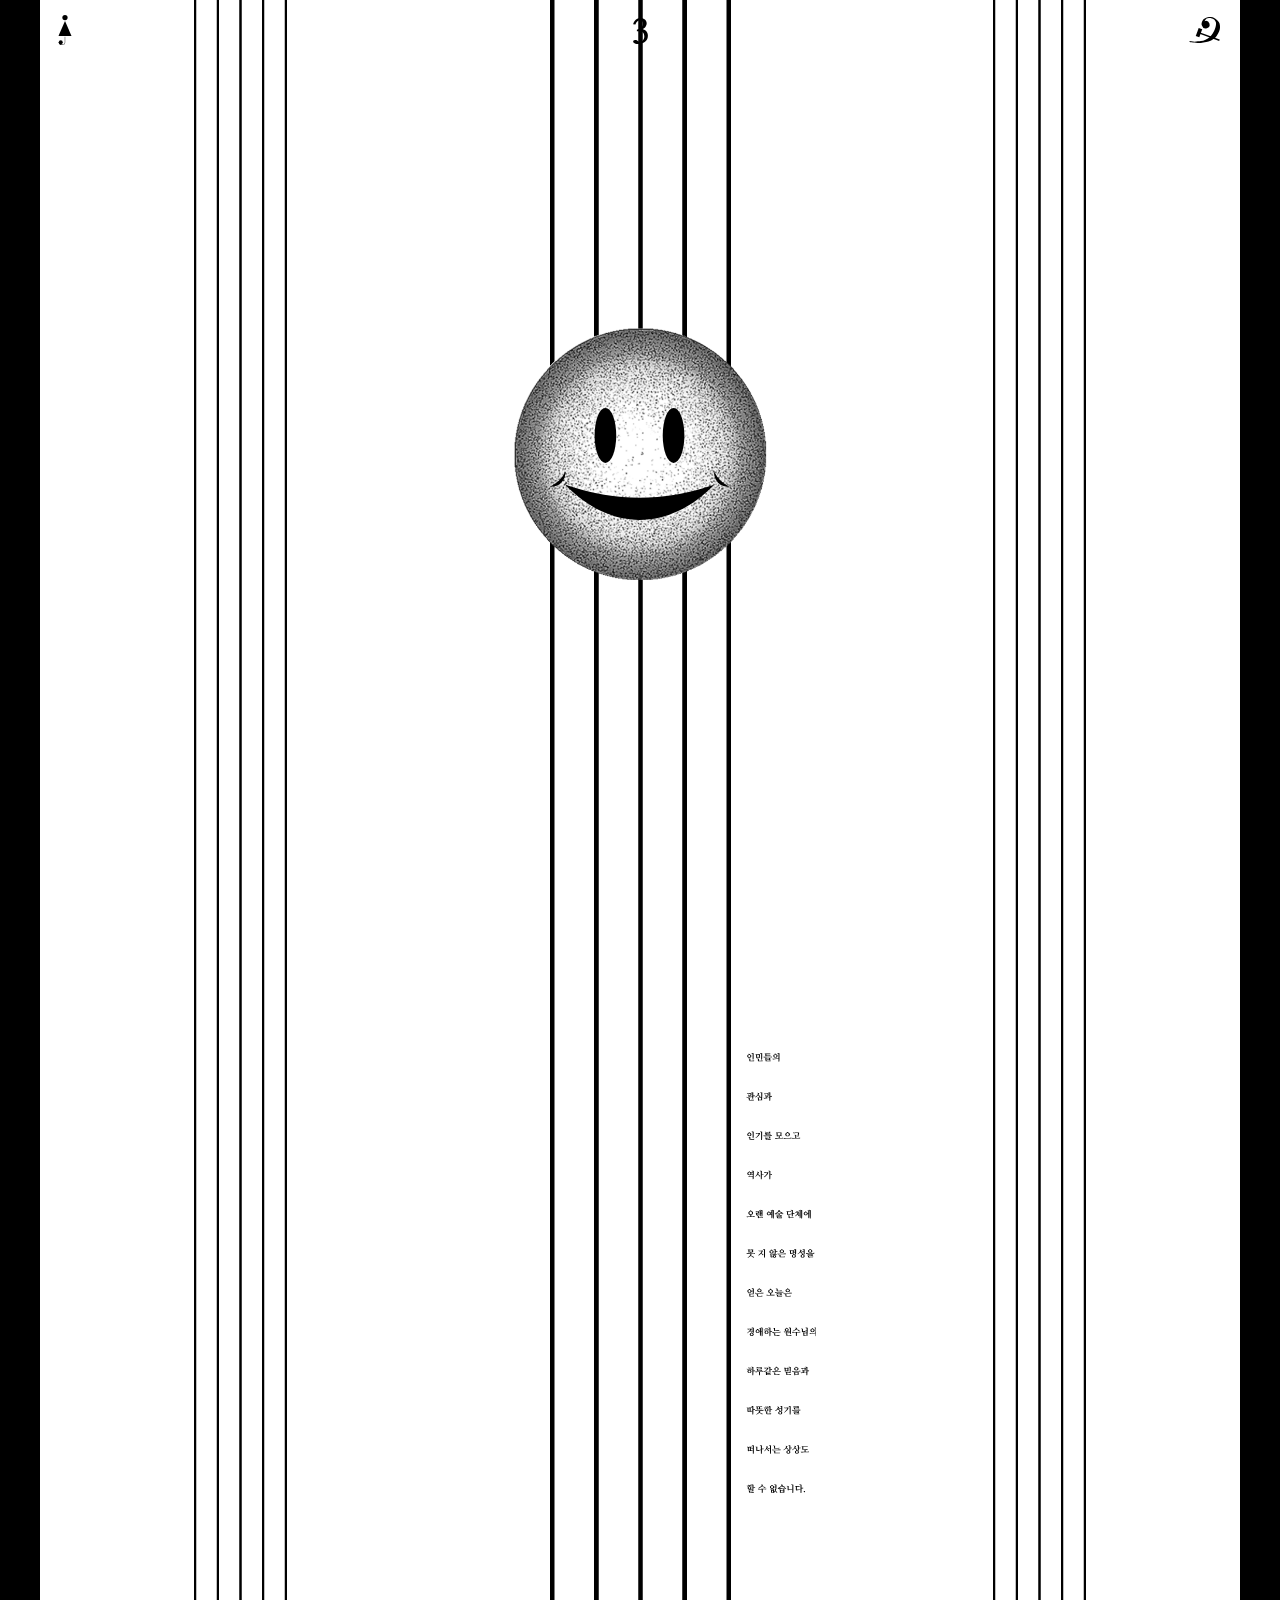
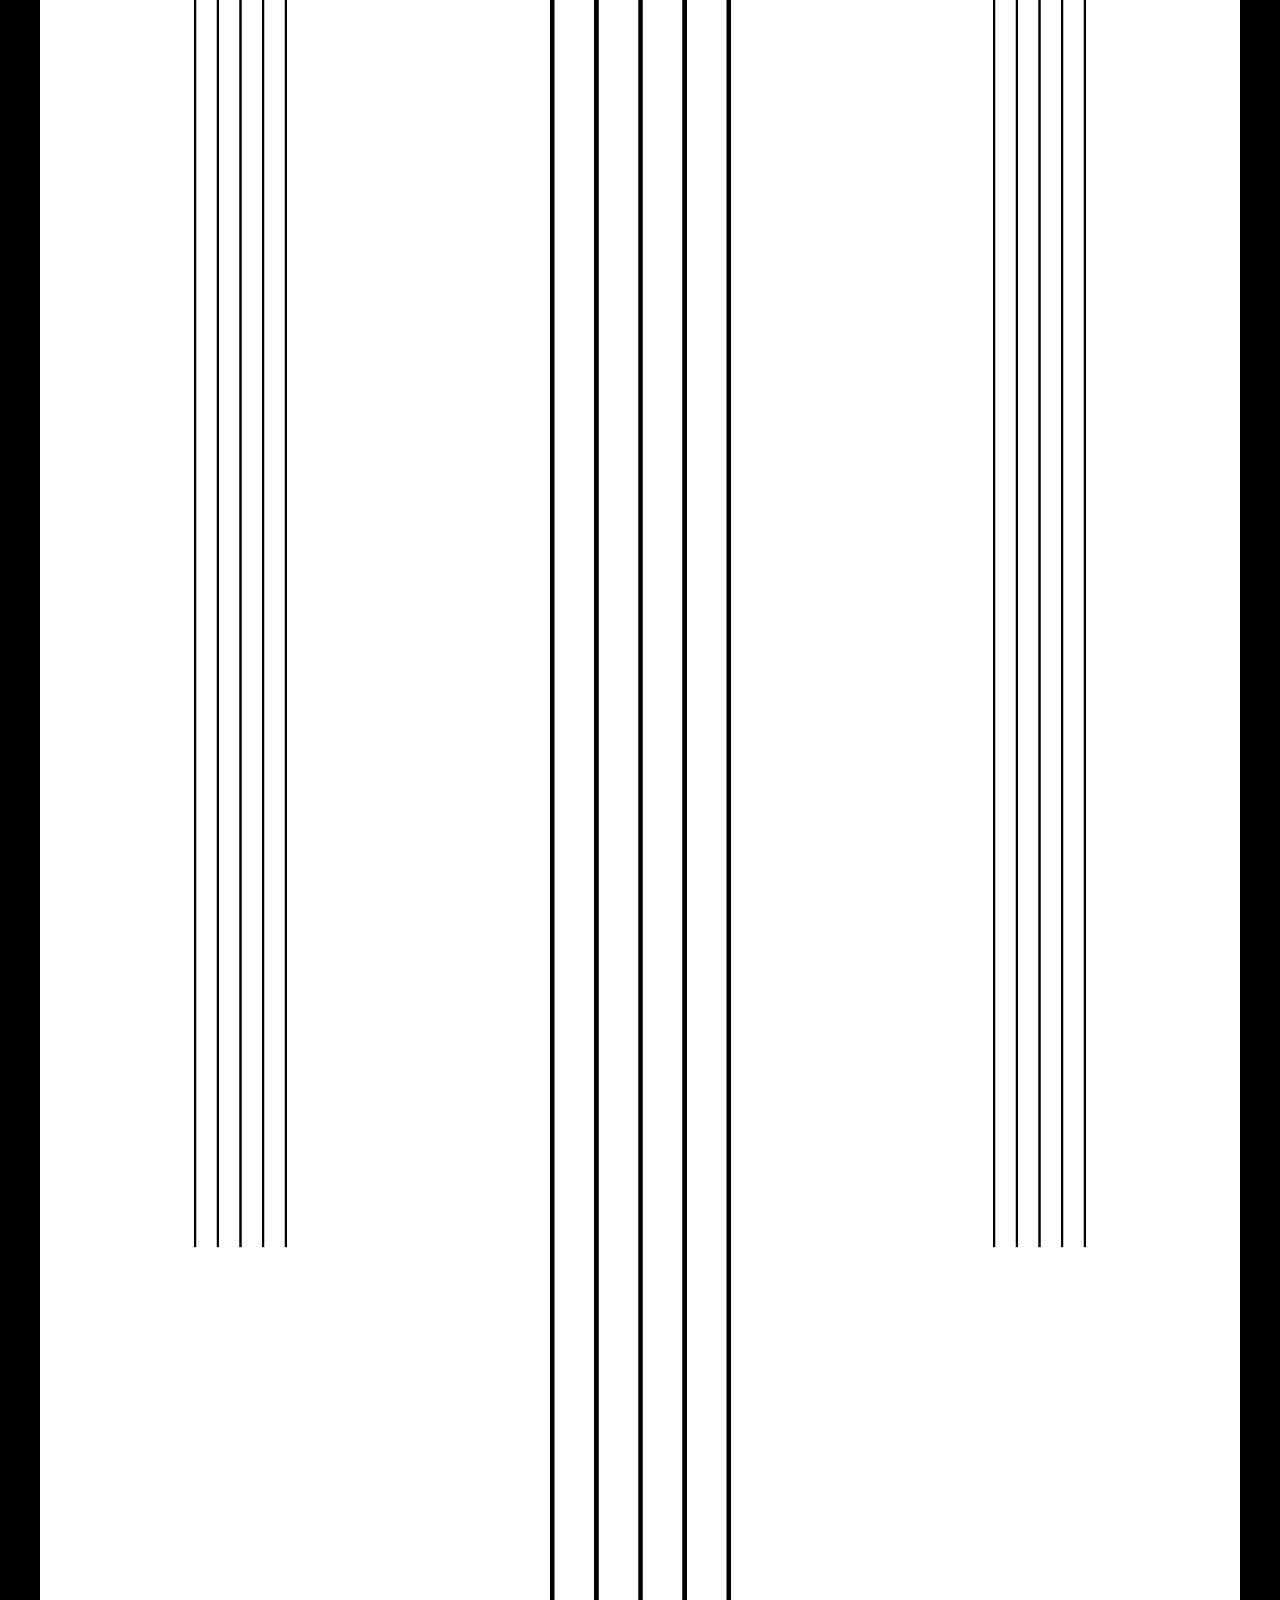
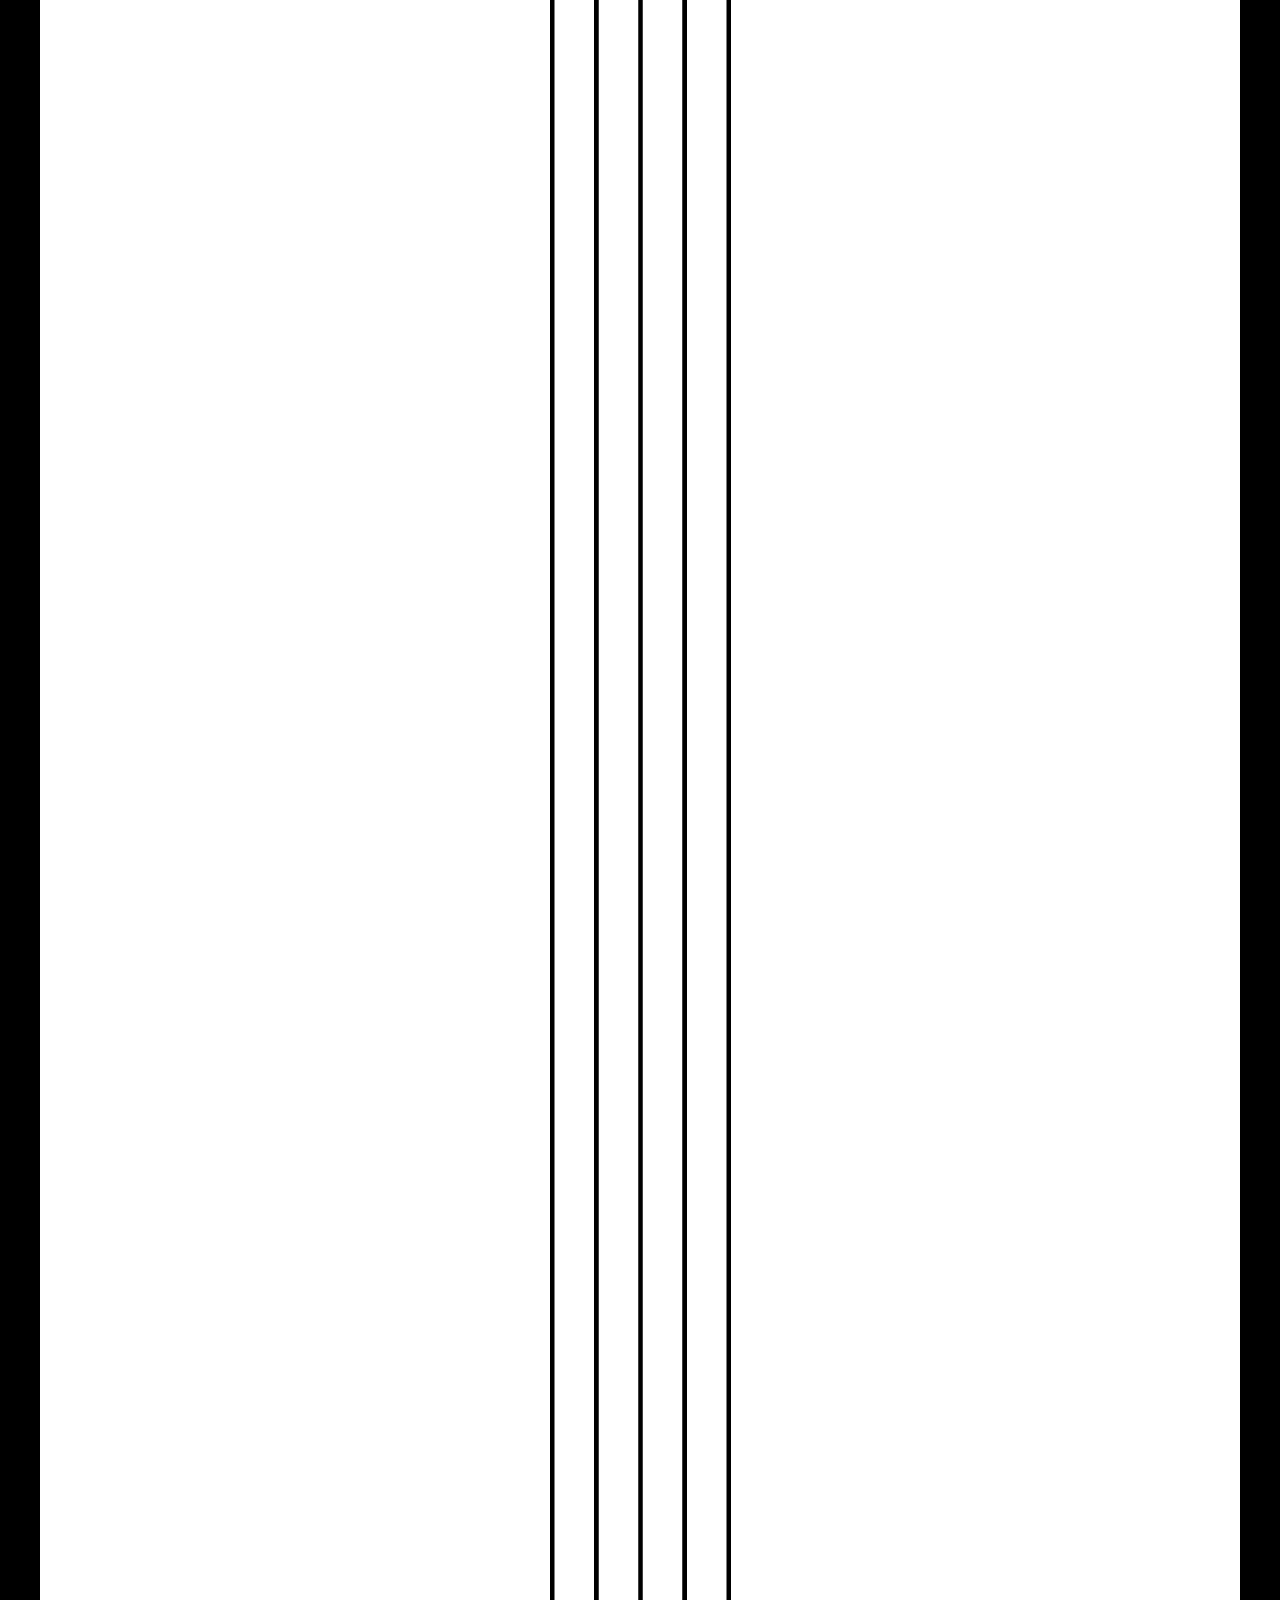
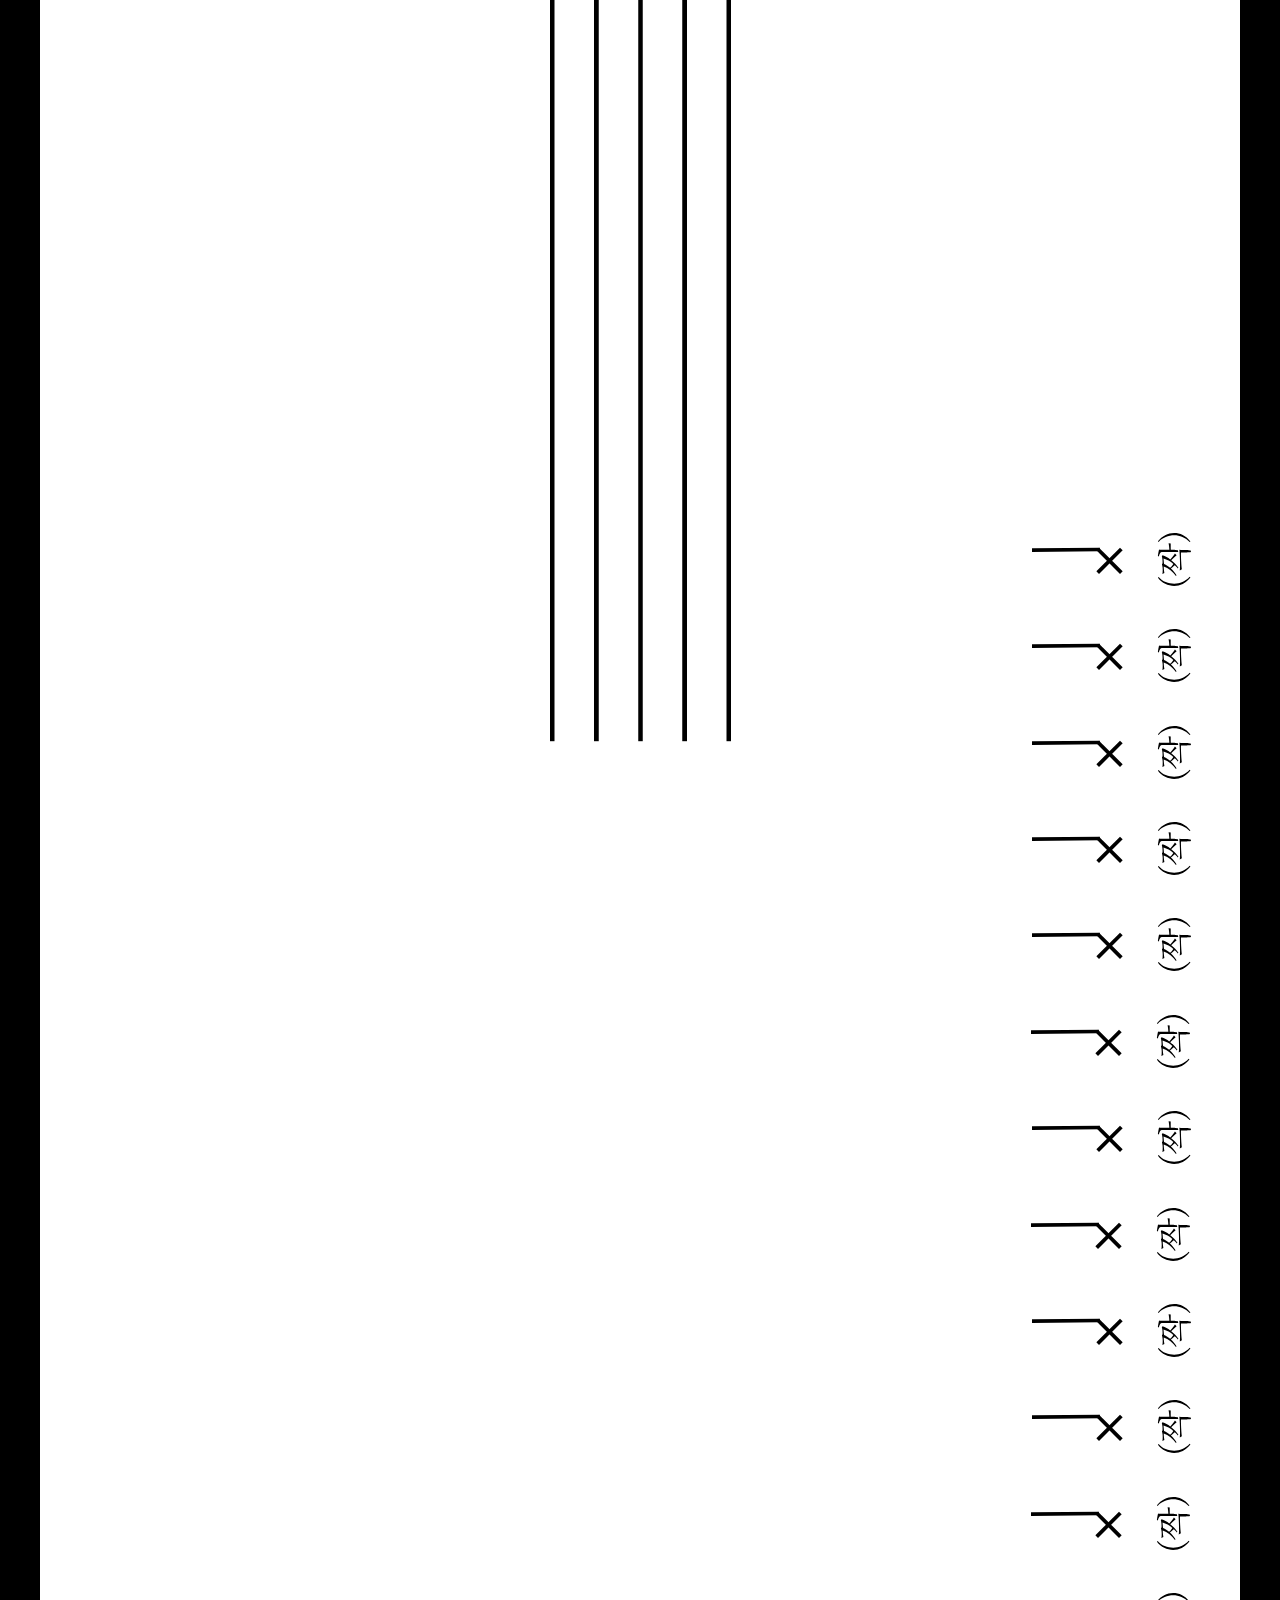
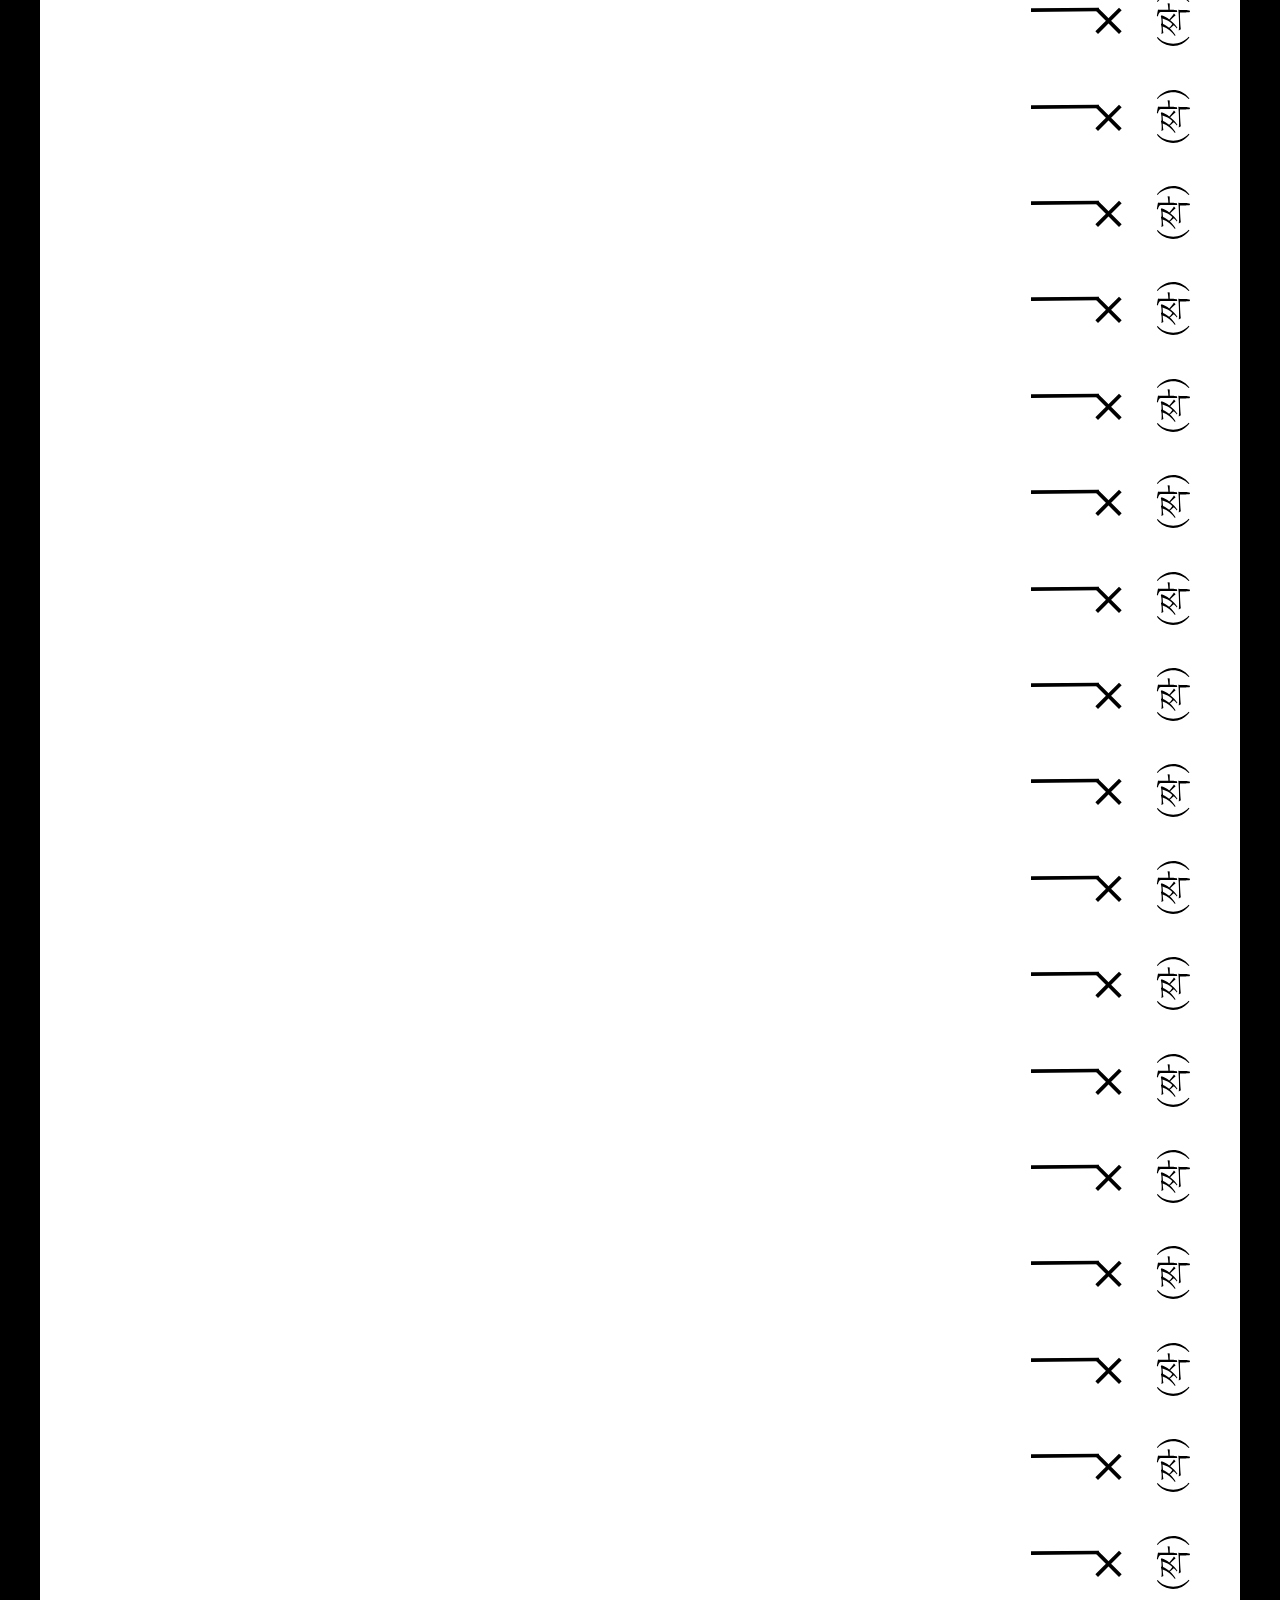
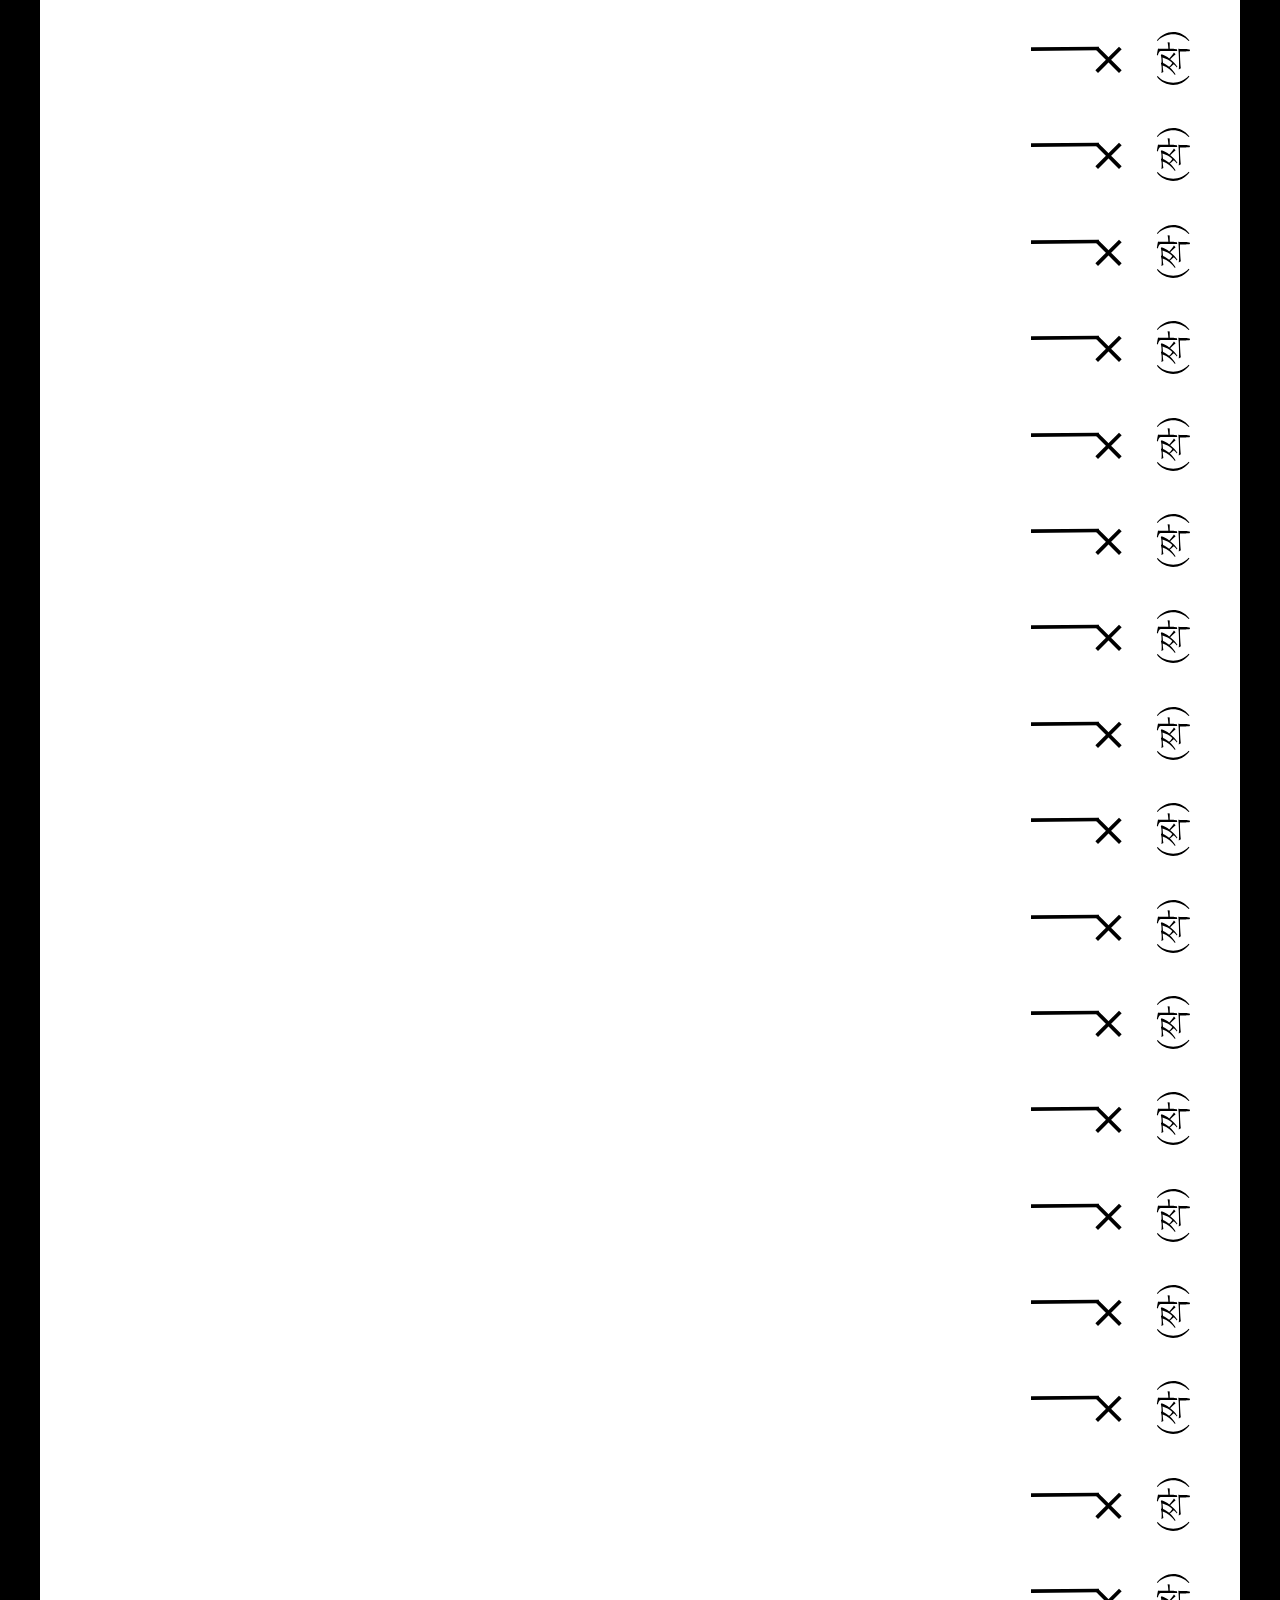
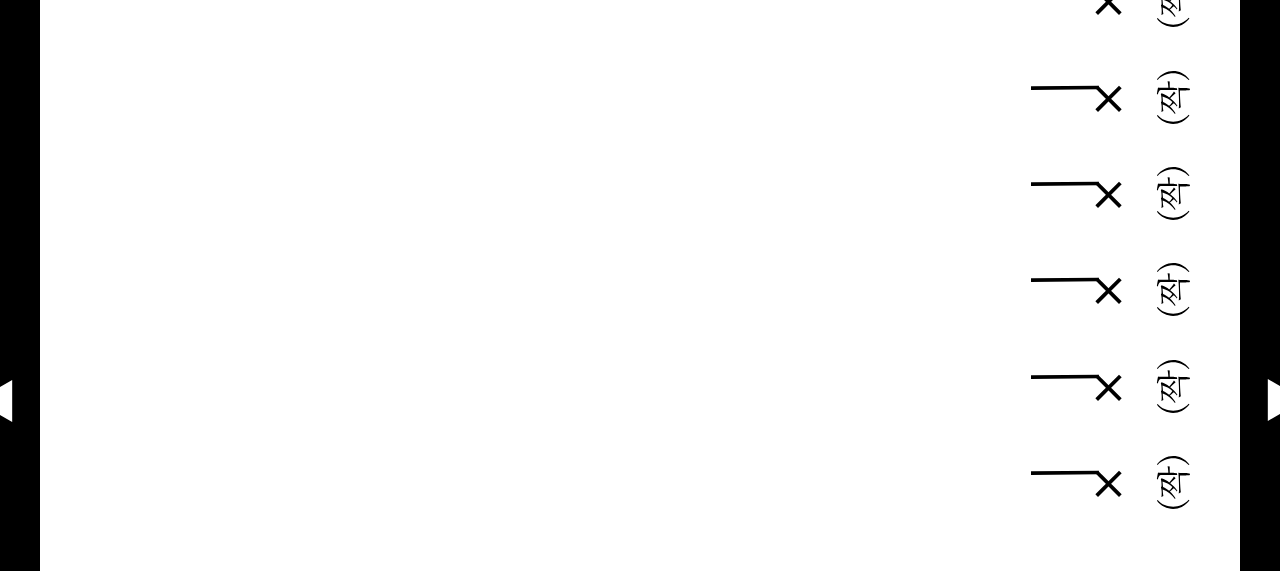
<file: category3.html>
<!DOCTYPE html>
<html class="nojs html css_verticalspacer" lang="en-GB">
 <head>

  <meta http-equiv="Content-type" content="text/html;charset=UTF-8"/>
  <meta name="generator" content="2018.1.0.386"/>
  
  <script type="text/javascript">
   // Update the 'nojs'/'js' class on the html node
document.documentElement.className = document.documentElement.className.replace(/\bnojs\b/g, 'js');

// Check that all required assets are uploaded and up-to-date
if(typeof Muse == "undefined") window.Muse = {}; window.Muse.assets = {"required":["museutils.js", "museconfig.js", "jquery.watch.js", "jquery.scrolleffects.js", "require.js", "category3.css"], "outOfDate":[]};
</script>
  
  <title>category3</title>
  <!-- CSS -->
  <link rel="stylesheet" type="text/css" href="css/site_global.css?crc=444006867"/>
  <link rel="stylesheet" type="text/css" href="css/category3.css?crc=3891507910" id="pagesheet"/>
   </head>
 <body>

  <div class="clearfix" id="page"><!-- group -->
   <a class="nonblock nontext clip_frame grpelem" id="u17386" href="category2.html" data-mu-ie-matrix="progid:DXImageTransform.Microsoft.Matrix(M11=-1,M12=0,M21=0,M22=-1,SizingMethod='auto expand')" data-mu-ie-matrix-dx="0" data-mu-ie-matrix-dy="0"><!-- svg --><img class="svg" id="u17387" src="images/pasted-svg-69683x80.svg?crc=3790897370" width="38" height="42" alt="" data-mu-svgfallback="images/pasted%20svg%2069683x80_poster_.png?crc=4276544222"/></a>
   <div class="clearfix grpelem" id="pu12630"><!-- group -->
    <div class="clip_frame mse_pre_init" id="u12630"><!-- svg -->
     <img class="svg" id="u12631" src="images/pasted-svg-52777x121.svg?crc=4111228918" width="18" height="30" alt="" data-mu-svgfallback="images/pasted%20svg%2052777x121_poster_.png?crc=399862960"/>
    </div>
    <div class="clip_frame mse_pre_init" id="u9724" data-mu-ie-matrix="progid:DXImageTransform.Microsoft.Matrix(M11=0,M12=1,M21=-1,M22=0,SizingMethod='auto expand')" data-mu-ie-matrix-dx="2682" data-mu-ie-matrix-dy="-2682"><!-- svg -->
     <img class="svg" id="u9725" src="images/pasted-svg-1232x40.svg?crc=96670229" width="5553" height="181" alt="" data-mu-svgfallback="images/pasted%20svg%201232x40_poster_.png?crc=4134854157"/>
    </div>
    <div class="clip_frame mse_pre_init" id="u9589"><!-- svg -->
     <img class="svg" id="u9587" src="images/pasted-svg-402319x401.svg?crc=4197584925" width="297" height="296" alt="" data-mu-svgfallback="images/pasted%20svg%20402319x401_poster_.png?crc=521559671"/>
    </div>
    <div class="clip_frame mse_pre_init" id="u9611" data-mu-ie-matrix="progid:DXImageTransform.Microsoft.Matrix(M11=0,M12=1,M21=-1,M22=0,SizingMethod='auto expand')" data-mu-ie-matrix-dx="1378" data-mu-ie-matrix-dy="-1378"><!-- svg -->
     <img class="svg" id="u9609" src="images/pasted-svg-1232x40.svg?crc=96670229" width="2853" height="93" alt="" data-mu-svgfallback="images/pasted%20svg%201232x40_poster_.png?crc=4134854157"/>
    </div>
    <div class="clip_frame mse_pre_init" id="u9646" data-mu-ie-matrix="progid:DXImageTransform.Microsoft.Matrix(M11=0,M12=1,M21=-1,M22=0,SizingMethod='auto expand')" data-mu-ie-matrix-dx="1378" data-mu-ie-matrix-dy="-1378"><!-- svg -->
     <img class="svg" id="u9647" src="images/pasted-svg-1232x40.svg?crc=96670229" width="2853" height="93" alt="" data-mu-svgfallback="images/pasted%20svg%201232x40_poster_.png?crc=4134854157"/>
    </div>
    <div class="clip_frame mse_pre_init" id="u11773"><!-- svg -->
     <img class="svg" id="u11774" src="images/pasted-svg-151426x188.svg?crc=465908082" width="94" height="112" alt="" data-mu-svgfallback="images/pasted%20svg%20151426x188_poster_.png?crc=4144775491"/>
    </div>
    <div class="clip_frame mse_pre_init" id="u11775"><!-- svg -->
     <img class="svg" id="u11776" src="images/pasted-svg-151426x1882.svg?crc=3858763568" width="97" height="112" alt="" data-mu-svgfallback="images/pasted%20svg%20151426x188_poster_2.png?crc=46116735"/>
    </div>
    <div class="clip_frame mse_pre_init" id="u11811"><!-- svg -->
     <img class="svg" id="u11812" src="images/pasted-svg-139x212.svg?crc=4041788683" width="73" height="111" alt="" data-mu-svgfallback="images/pasted%20svg%20139x212_poster_.png?crc=398610310"/>
    </div>
    <div class="clip_frame mse_pre_init" id="u11813"><!-- svg -->
     <img class="svg" id="u11814" src="images/pasted-svg-142x183.svg?crc=246935348" width="77" height="99" alt="" data-mu-svgfallback="images/pasted%20svg%20142x183_poster_.png?crc=3978970601"/>
    </div>
    <div class="clip_frame mse_pre_init" id="u11815"><!-- svg -->
     <img class="svg" id="u11816" src="images/pasted-svg-142x1832.svg?crc=4005812214" width="77" height="99" alt="" data-mu-svgfallback="images/pasted%20svg%20142x183_poster_2.png?crc=4127663235"/>
    </div>
    <div class="clip_frame mse_pre_init" id="u11817"><!-- svg -->
     <img class="svg" id="u11818" src="images/pasted-svg-139x176.svg?crc=503893328" width="79" height="99" alt="" data-mu-svgfallback="images/pasted%20svg%20139x176_poster_.png?crc=38200862"/>
    </div>
    <div class="clip_frame mse_pre_init" id="u11821"><!-- svg -->
     <img class="svg" id="u11822" src="images/pasted-svg-142x201.svg?crc=130881948" width="79" height="113" alt="" data-mu-svgfallback="images/pasted%20svg%20142x201_poster_.png?crc=286063120"/>
    </div>
    <div class="clip_frame ose_pre_init mse_pre_init" id="u15392" data-mu-ie-matrix="progid:DXImageTransform.Microsoft.Matrix(M11=0,M12=-1,M21=1,M22=0,SizingMethod='auto expand')" data-mu-ie-matrix-dx="128" data-mu-ie-matrix-dy="-128"><!-- svg -->
     <img class="svg" id="u15390" src="images/pasted-svg-338815x83.svg?crc=515703040" width="339" height="84" alt="" data-mu-svgfallback="images/pasted%20svg%20338815x83_poster_.png?crc=505071940"/>
    </div>
    <div class="clip_frame ose_pre_init mse_pre_init" id="u15436" data-mu-ie-matrix="progid:DXImageTransform.Microsoft.Matrix(M11=0,M12=-1,M21=1,M22=0,SizingMethod='auto expand')" data-mu-ie-matrix-dx="169" data-mu-ie-matrix-dy="-169"><!-- svg -->
     <img class="svg" id="u15434" src="images/pasted-svg-420822x83.svg?crc=3871812720" width="421" height="84" alt="" data-mu-svgfallback="images/pasted%20svg%20420822x83_poster_.png?crc=263645797"/>
    </div>
    <div class="clip_frame ose_pre_init mse_pre_init" id="u15446"><!-- svg -->
     <img class="svg" id="u15444" src="images/pasted-svg-83608x420.svg?crc=4229715379" width="84" height="421" alt="" data-mu-svgfallback="images/pasted%20svg%2083608x420_poster_.png?crc=203055799"/>
    </div>
    <div class="clip_frame ose_pre_init mse_pre_init" id="u15456"><!-- svg -->
     <img class="svg" id="u15454" src="images/pasted-svg-83608x4202.svg?crc=86688735" width="84" height="421" alt="" data-mu-svgfallback="images/pasted%20svg%2083608x420_poster_2.png?crc=194946996"/>
    </div>
    <div class="clip_frame ose_pre_init mse_pre_init" id="u15466"><!-- svg -->
     <img class="svg" id="u15464" src="images/pasted-svg-83608x338.svg?crc=133574178" width="84" height="339" alt="" data-mu-svgfallback="images/pasted%20svg%2083608x338_poster_.png?crc=4226741092"/>
    </div>
    <div class="clip_frame mse_pre_init" id="u16041"><!-- svg -->
     <img class="svg" id="u16039" src="images/pasted-svg-33959x126.svg?crc=345819677" width="34" height="126" alt="" data-mu-svgfallback="images/pasted%20svg%2033959x126_poster_.png?crc=3931329604"/>
    </div>
    <div class="clip_frame mse_pre_init" id="u16051"><!-- svg -->
     <img class="svg" id="u16049" src="images/pasted-svg-70254x439.svg?crc=3760869752" width="71" height="440" alt="" data-mu-svgfallback="images/pasted%20svg%2070254x439_poster_.png?crc=3988551573"/>
    </div>
    <div class="clip_frame mse_pre_init" id="u16229"><!-- svg -->
     <img class="svg" id="u16227" src="images/pasted-svg-20812x36.svg?crc=3790712003" width="15" height="26" alt="" data-mu-svgfallback="images/pasted%20svg%2020812x36_poster_.png?crc=4149896622"/>
    </div>
   </div>
   <div class="clearfix grpelem" id="pu12007"><!-- column -->
    <div class="clip_frame colelem" id="u12007" data-mu-ie-matrix="progid:DXImageTransform.Microsoft.Matrix(M11=0,M12=1,M21=-1,M22=0,SizingMethod='auto expand')" data-mu-ie-matrix-dx="-53" data-mu-ie-matrix-dy="53"><!-- svg -->
     <img class="svg" id="u12005" src="images/pasted-svg-52803x158.svg?crc=51525184" width="53" height="159" alt="" data-mu-svgfallback="images/pasted%20svg%2052803x158_poster_.png?crc=475197480"/>
    </div>
    <div class="clip_frame colelem" id="u12027" data-mu-ie-matrix="progid:DXImageTransform.Microsoft.Matrix(M11=0,M12=1,M21=-1,M22=0,SizingMethod='auto expand')" data-mu-ie-matrix-dx="-53" data-mu-ie-matrix-dy="53"><!-- svg -->
     <img class="svg" id="u12028" src="images/pasted-svg-52803x158.svg?crc=51525184" width="53" height="159" alt="" data-mu-svgfallback="images/pasted%20svg%2052803x158_poster_.png?crc=475197480"/>
    </div>
    <div class="clip_frame colelem" id="u12036" data-mu-ie-matrix="progid:DXImageTransform.Microsoft.Matrix(M11=0,M12=1,M21=-1,M22=0,SizingMethod='auto expand')" data-mu-ie-matrix-dx="-53" data-mu-ie-matrix-dy="53"><!-- svg -->
     <img class="svg" id="u12037" src="images/pasted-svg-52803x158.svg?crc=51525184" width="53" height="159" alt="" data-mu-svgfallback="images/pasted%20svg%2052803x158_poster_.png?crc=475197480"/>
    </div>
    <div class="clip_frame colelem" id="u12045" data-mu-ie-matrix="progid:DXImageTransform.Microsoft.Matrix(M11=0,M12=1,M21=-1,M22=0,SizingMethod='auto expand')" data-mu-ie-matrix-dx="-53" data-mu-ie-matrix-dy="53"><!-- svg -->
     <img class="svg" id="u12046" src="images/pasted-svg-52803x158.svg?crc=51525184" width="53" height="159" alt="" data-mu-svgfallback="images/pasted%20svg%2052803x158_poster_.png?crc=475197480"/>
    </div>
    <div class="clip_frame colelem" id="u12054" data-mu-ie-matrix="progid:DXImageTransform.Microsoft.Matrix(M11=0,M12=1,M21=-1,M22=0,SizingMethod='auto expand')" data-mu-ie-matrix-dx="-53" data-mu-ie-matrix-dy="53"><!-- svg -->
     <img class="svg" id="u12055" src="images/pasted-svg-52803x158.svg?crc=51525184" width="53" height="159" alt="" data-mu-svgfallback="images/pasted%20svg%2052803x158_poster_.png?crc=475197480"/>
    </div>
    <div class="clip_frame colelem" id="u12090" data-mu-ie-matrix="progid:DXImageTransform.Microsoft.Matrix(M11=0,M12=1,M21=-1,M22=0,SizingMethod='auto expand')" data-mu-ie-matrix-dx="-53" data-mu-ie-matrix-dy="53"><!-- svg -->
     <img class="svg" id="u12091" src="images/pasted-svg-52803x158.svg?crc=51525184" width="53" height="159" alt="" data-mu-svgfallback="images/pasted%20svg%2052803x158_poster_.png?crc=475197480"/>
    </div>
    <div class="clip_frame colelem" id="u12099" data-mu-ie-matrix="progid:DXImageTransform.Microsoft.Matrix(M11=0,M12=1,M21=-1,M22=0,SizingMethod='auto expand')" data-mu-ie-matrix-dx="-53" data-mu-ie-matrix-dy="53"><!-- svg -->
     <img class="svg" id="u12100" src="images/pasted-svg-52803x158.svg?crc=51525184" width="53" height="159" alt="" data-mu-svgfallback="images/pasted%20svg%2052803x158_poster_.png?crc=475197480"/>
    </div>
    <div class="clip_frame colelem" id="u12108" data-mu-ie-matrix="progid:DXImageTransform.Microsoft.Matrix(M11=0,M12=1,M21=-1,M22=0,SizingMethod='auto expand')" data-mu-ie-matrix-dx="-53" data-mu-ie-matrix-dy="53"><!-- svg -->
     <img class="svg" id="u12109" src="images/pasted-svg-52803x158.svg?crc=51525184" width="53" height="159" alt="" data-mu-svgfallback="images/pasted%20svg%2052803x158_poster_.png?crc=475197480"/>
    </div>
    <div class="clip_frame colelem" id="u12117" data-mu-ie-matrix="progid:DXImageTransform.Microsoft.Matrix(M11=0,M12=1,M21=-1,M22=0,SizingMethod='auto expand')" data-mu-ie-matrix-dx="-53" data-mu-ie-matrix-dy="53"><!-- svg -->
     <img class="svg" id="u12118" src="images/pasted-svg-52803x158.svg?crc=51525184" width="53" height="159" alt="" data-mu-svgfallback="images/pasted%20svg%2052803x158_poster_.png?crc=475197480"/>
    </div>
    <div class="clip_frame colelem" id="u12119" data-mu-ie-matrix="progid:DXImageTransform.Microsoft.Matrix(M11=0,M12=1,M21=-1,M22=0,SizingMethod='auto expand')" data-mu-ie-matrix-dx="-53" data-mu-ie-matrix-dy="53"><!-- svg -->
     <img class="svg" id="u12120" src="images/pasted-svg-52803x158.svg?crc=51525184" width="53" height="159" alt="" data-mu-svgfallback="images/pasted%20svg%2052803x158_poster_.png?crc=475197480"/>
    </div>
    <div class="clip_frame colelem" id="u12121" data-mu-ie-matrix="progid:DXImageTransform.Microsoft.Matrix(M11=0,M12=1,M21=-1,M22=0,SizingMethod='auto expand')" data-mu-ie-matrix-dx="-53" data-mu-ie-matrix-dy="53"><!-- svg -->
     <img class="svg" id="u12122" src="images/pasted-svg-52803x158.svg?crc=51525184" width="53" height="159" alt="" data-mu-svgfallback="images/pasted%20svg%2052803x158_poster_.png?crc=475197480"/>
    </div>
    <div class="clip_frame colelem" id="u12123" data-mu-ie-matrix="progid:DXImageTransform.Microsoft.Matrix(M11=0,M12=1,M21=-1,M22=0,SizingMethod='auto expand')" data-mu-ie-matrix-dx="-53" data-mu-ie-matrix-dy="53"><!-- svg -->
     <img class="svg" id="u12124" src="images/pasted-svg-52803x158.svg?crc=51525184" width="53" height="159" alt="" data-mu-svgfallback="images/pasted%20svg%2052803x158_poster_.png?crc=475197480"/>
    </div>
    <div class="clip_frame colelem" id="u12125" data-mu-ie-matrix="progid:DXImageTransform.Microsoft.Matrix(M11=0,M12=1,M21=-1,M22=0,SizingMethod='auto expand')" data-mu-ie-matrix-dx="-53" data-mu-ie-matrix-dy="53"><!-- svg -->
     <img class="svg" id="u12126" src="images/pasted-svg-52803x158.svg?crc=51525184" width="53" height="159" alt="" data-mu-svgfallback="images/pasted%20svg%2052803x158_poster_.png?crc=475197480"/>
    </div>
    <div class="clip_frame colelem" id="u12127" data-mu-ie-matrix="progid:DXImageTransform.Microsoft.Matrix(M11=0,M12=1,M21=-1,M22=0,SizingMethod='auto expand')" data-mu-ie-matrix-dx="-53" data-mu-ie-matrix-dy="53"><!-- svg -->
     <img class="svg" id="u12128" src="images/pasted-svg-52803x158.svg?crc=51525184" width="53" height="159" alt="" data-mu-svgfallback="images/pasted%20svg%2052803x158_poster_.png?crc=475197480"/>
    </div>
    <div class="clip_frame colelem" id="u12129" data-mu-ie-matrix="progid:DXImageTransform.Microsoft.Matrix(M11=0,M12=1,M21=-1,M22=0,SizingMethod='auto expand')" data-mu-ie-matrix-dx="-53" data-mu-ie-matrix-dy="53"><!-- svg -->
     <img class="svg" id="u12130" src="images/pasted-svg-52803x158.svg?crc=51525184" width="53" height="159" alt="" data-mu-svgfallback="images/pasted%20svg%2052803x158_poster_.png?crc=475197480"/>
    </div>
    <div class="clip_frame colelem" id="u12180" data-mu-ie-matrix="progid:DXImageTransform.Microsoft.Matrix(M11=0,M12=1,M21=-1,M22=0,SizingMethod='auto expand')" data-mu-ie-matrix-dx="-53" data-mu-ie-matrix-dy="53"><!-- svg -->
     <img class="svg" id="u12181" src="images/pasted-svg-52803x158.svg?crc=51525184" width="53" height="159" alt="" data-mu-svgfallback="images/pasted%20svg%2052803x158_poster_.png?crc=475197480"/>
    </div>
    <div class="clip_frame colelem" id="u12182" data-mu-ie-matrix="progid:DXImageTransform.Microsoft.Matrix(M11=0,M12=1,M21=-1,M22=0,SizingMethod='auto expand')" data-mu-ie-matrix-dx="-53" data-mu-ie-matrix-dy="53"><!-- svg -->
     <img class="svg" id="u12183" src="images/pasted-svg-52803x158.svg?crc=51525184" width="53" height="159" alt="" data-mu-svgfallback="images/pasted%20svg%2052803x158_poster_.png?crc=475197480"/>
    </div>
    <div class="clip_frame colelem" id="u12184" data-mu-ie-matrix="progid:DXImageTransform.Microsoft.Matrix(M11=0,M12=1,M21=-1,M22=0,SizingMethod='auto expand')" data-mu-ie-matrix-dx="-53" data-mu-ie-matrix-dy="53"><!-- svg -->
     <img class="svg" id="u12185" src="images/pasted-svg-52803x158.svg?crc=51525184" width="53" height="159" alt="" data-mu-svgfallback="images/pasted%20svg%2052803x158_poster_.png?crc=475197480"/>
    </div>
    <div class="clip_frame colelem" id="u12186" data-mu-ie-matrix="progid:DXImageTransform.Microsoft.Matrix(M11=0,M12=1,M21=-1,M22=0,SizingMethod='auto expand')" data-mu-ie-matrix-dx="-53" data-mu-ie-matrix-dy="53"><!-- svg -->
     <img class="svg" id="u12187" src="images/pasted-svg-52803x158.svg?crc=51525184" width="53" height="159" alt="" data-mu-svgfallback="images/pasted%20svg%2052803x158_poster_.png?crc=475197480"/>
    </div>
    <div class="clip_frame colelem" id="u12188" data-mu-ie-matrix="progid:DXImageTransform.Microsoft.Matrix(M11=0,M12=1,M21=-1,M22=0,SizingMethod='auto expand')" data-mu-ie-matrix-dx="-53" data-mu-ie-matrix-dy="53"><!-- svg -->
     <img class="svg" id="u12189" src="images/pasted-svg-52803x158.svg?crc=51525184" width="53" height="159" alt="" data-mu-svgfallback="images/pasted%20svg%2052803x158_poster_.png?crc=475197480"/>
    </div>
    <div class="clip_frame colelem" id="u12190" data-mu-ie-matrix="progid:DXImageTransform.Microsoft.Matrix(M11=0,M12=1,M21=-1,M22=0,SizingMethod='auto expand')" data-mu-ie-matrix-dx="-53" data-mu-ie-matrix-dy="53"><!-- svg -->
     <img class="svg" id="u12191" src="images/pasted-svg-52803x158.svg?crc=51525184" width="53" height="159" alt="" data-mu-svgfallback="images/pasted%20svg%2052803x158_poster_.png?crc=475197480"/>
    </div>
    <div class="clip_frame colelem" id="u12192" data-mu-ie-matrix="progid:DXImageTransform.Microsoft.Matrix(M11=0,M12=1,M21=-1,M22=0,SizingMethod='auto expand')" data-mu-ie-matrix-dx="-53" data-mu-ie-matrix-dy="53"><!-- svg -->
     <img class="svg" id="u12193" src="images/pasted-svg-52803x158.svg?crc=51525184" width="53" height="159" alt="" data-mu-svgfallback="images/pasted%20svg%2052803x158_poster_.png?crc=475197480"/>
    </div>
    <div class="clip_frame colelem" id="u12194" data-mu-ie-matrix="progid:DXImageTransform.Microsoft.Matrix(M11=0,M12=1,M21=-1,M22=0,SizingMethod='auto expand')" data-mu-ie-matrix-dx="-53" data-mu-ie-matrix-dy="53"><!-- svg -->
     <img class="svg" id="u12195" src="images/pasted-svg-52803x158.svg?crc=51525184" width="53" height="159" alt="" data-mu-svgfallback="images/pasted%20svg%2052803x158_poster_.png?crc=475197480"/>
    </div>
    <div class="clip_frame colelem" id="u12196" data-mu-ie-matrix="progid:DXImageTransform.Microsoft.Matrix(M11=0,M12=1,M21=-1,M22=0,SizingMethod='auto expand')" data-mu-ie-matrix-dx="-53" data-mu-ie-matrix-dy="53"><!-- svg -->
     <img class="svg" id="u12197" src="images/pasted-svg-52803x158.svg?crc=51525184" width="53" height="159" alt="" data-mu-svgfallback="images/pasted%20svg%2052803x158_poster_.png?crc=475197480"/>
    </div>
    <div class="clip_frame colelem" id="u12198" data-mu-ie-matrix="progid:DXImageTransform.Microsoft.Matrix(M11=0,M12=1,M21=-1,M22=0,SizingMethod='auto expand')" data-mu-ie-matrix-dx="-53" data-mu-ie-matrix-dy="53"><!-- svg -->
     <img class="svg" id="u12199" src="images/pasted-svg-52803x158.svg?crc=51525184" width="53" height="159" alt="" data-mu-svgfallback="images/pasted%20svg%2052803x158_poster_.png?crc=475197480"/>
    </div>
    <div class="clip_frame colelem" id="u12270" data-mu-ie-matrix="progid:DXImageTransform.Microsoft.Matrix(M11=0,M12=1,M21=-1,M22=0,SizingMethod='auto expand')" data-mu-ie-matrix-dx="-53" data-mu-ie-matrix-dy="53"><!-- svg -->
     <img class="svg" id="u12271" src="images/pasted-svg-52803x158.svg?crc=51525184" width="53" height="159" alt="" data-mu-svgfallback="images/pasted%20svg%2052803x158_poster_.png?crc=475197480"/>
    </div>
    <div class="clip_frame colelem" id="u12272" data-mu-ie-matrix="progid:DXImageTransform.Microsoft.Matrix(M11=0,M12=1,M21=-1,M22=0,SizingMethod='auto expand')" data-mu-ie-matrix-dx="-53" data-mu-ie-matrix-dy="53"><!-- svg -->
     <img class="svg" id="u12273" src="images/pasted-svg-52803x158.svg?crc=51525184" width="53" height="159" alt="" data-mu-svgfallback="images/pasted%20svg%2052803x158_poster_.png?crc=475197480"/>
    </div>
    <div class="clip_frame colelem" id="u12274" data-mu-ie-matrix="progid:DXImageTransform.Microsoft.Matrix(M11=0,M12=1,M21=-1,M22=0,SizingMethod='auto expand')" data-mu-ie-matrix-dx="-53" data-mu-ie-matrix-dy="53"><!-- svg -->
     <img class="svg" id="u12275" src="images/pasted-svg-52803x158.svg?crc=51525184" width="53" height="159" alt="" data-mu-svgfallback="images/pasted%20svg%2052803x158_poster_.png?crc=475197480"/>
    </div>
    <div class="clip_frame colelem" id="u12276" data-mu-ie-matrix="progid:DXImageTransform.Microsoft.Matrix(M11=0,M12=1,M21=-1,M22=0,SizingMethod='auto expand')" data-mu-ie-matrix-dx="-53" data-mu-ie-matrix-dy="53"><!-- svg -->
     <img class="svg" id="u12277" src="images/pasted-svg-52803x158.svg?crc=51525184" width="53" height="159" alt="" data-mu-svgfallback="images/pasted%20svg%2052803x158_poster_.png?crc=475197480"/>
    </div>
    <div class="clip_frame colelem" id="u12278" data-mu-ie-matrix="progid:DXImageTransform.Microsoft.Matrix(M11=0,M12=1,M21=-1,M22=0,SizingMethod='auto expand')" data-mu-ie-matrix-dx="-53" data-mu-ie-matrix-dy="53"><!-- svg -->
     <img class="svg" id="u12279" src="images/pasted-svg-52803x158.svg?crc=51525184" width="53" height="159" alt="" data-mu-svgfallback="images/pasted%20svg%2052803x158_poster_.png?crc=475197480"/>
    </div>
    <div class="clip_frame colelem" id="u12280" data-mu-ie-matrix="progid:DXImageTransform.Microsoft.Matrix(M11=0,M12=1,M21=-1,M22=0,SizingMethod='auto expand')" data-mu-ie-matrix-dx="-53" data-mu-ie-matrix-dy="53"><!-- svg -->
     <img class="svg" id="u12281" src="images/pasted-svg-52803x158.svg?crc=51525184" width="53" height="159" alt="" data-mu-svgfallback="images/pasted%20svg%2052803x158_poster_.png?crc=475197480"/>
    </div>
    <div class="clip_frame colelem" id="u12282" data-mu-ie-matrix="progid:DXImageTransform.Microsoft.Matrix(M11=0,M12=1,M21=-1,M22=0,SizingMethod='auto expand')" data-mu-ie-matrix-dx="-53" data-mu-ie-matrix-dy="53"><!-- svg -->
     <img class="svg" id="u12283" src="images/pasted-svg-52803x158.svg?crc=51525184" width="53" height="159" alt="" data-mu-svgfallback="images/pasted%20svg%2052803x158_poster_.png?crc=475197480"/>
    </div>
    <div class="clip_frame colelem" id="u12284" data-mu-ie-matrix="progid:DXImageTransform.Microsoft.Matrix(M11=0,M12=1,M21=-1,M22=0,SizingMethod='auto expand')" data-mu-ie-matrix-dx="-53" data-mu-ie-matrix-dy="53"><!-- svg -->
     <img class="svg" id="u12285" src="images/pasted-svg-52803x158.svg?crc=51525184" width="53" height="159" alt="" data-mu-svgfallback="images/pasted%20svg%2052803x158_poster_.png?crc=475197480"/>
    </div>
    <div class="clip_frame colelem" id="u12286" data-mu-ie-matrix="progid:DXImageTransform.Microsoft.Matrix(M11=0,M12=1,M21=-1,M22=0,SizingMethod='auto expand')" data-mu-ie-matrix-dx="-53" data-mu-ie-matrix-dy="53"><!-- svg -->
     <img class="svg" id="u12287" src="images/pasted-svg-52803x158.svg?crc=51525184" width="53" height="159" alt="" data-mu-svgfallback="images/pasted%20svg%2052803x158_poster_.png?crc=475197480"/>
    </div>
    <div class="clip_frame colelem" id="u12288" data-mu-ie-matrix="progid:DXImageTransform.Microsoft.Matrix(M11=0,M12=1,M21=-1,M22=0,SizingMethod='auto expand')" data-mu-ie-matrix-dx="-53" data-mu-ie-matrix-dy="53"><!-- svg -->
     <img class="svg" id="u12289" src="images/pasted-svg-52803x158.svg?crc=51525184" width="53" height="159" alt="" data-mu-svgfallback="images/pasted%20svg%2052803x158_poster_.png?crc=475197480"/>
    </div>
    <div class="clip_frame colelem" id="u12360" data-mu-ie-matrix="progid:DXImageTransform.Microsoft.Matrix(M11=0,M12=1,M21=-1,M22=0,SizingMethod='auto expand')" data-mu-ie-matrix-dx="-53" data-mu-ie-matrix-dy="53"><!-- svg -->
     <img class="svg" id="u12361" src="images/pasted-svg-52803x158.svg?crc=51525184" width="53" height="159" alt="" data-mu-svgfallback="images/pasted%20svg%2052803x158_poster_.png?crc=475197480"/>
    </div>
    <div class="clip_frame colelem" id="u12362" data-mu-ie-matrix="progid:DXImageTransform.Microsoft.Matrix(M11=0,M12=1,M21=-1,M22=0,SizingMethod='auto expand')" data-mu-ie-matrix-dx="-53" data-mu-ie-matrix-dy="53"><!-- svg -->
     <img class="svg" id="u12363" src="images/pasted-svg-52803x158.svg?crc=51525184" width="53" height="159" alt="" data-mu-svgfallback="images/pasted%20svg%2052803x158_poster_.png?crc=475197480"/>
    </div>
    <div class="clip_frame colelem" id="u12364" data-mu-ie-matrix="progid:DXImageTransform.Microsoft.Matrix(M11=0,M12=1,M21=-1,M22=0,SizingMethod='auto expand')" data-mu-ie-matrix-dx="-53" data-mu-ie-matrix-dy="53"><!-- svg -->
     <img class="svg" id="u12365" src="images/pasted-svg-52803x158.svg?crc=51525184" width="53" height="159" alt="" data-mu-svgfallback="images/pasted%20svg%2052803x158_poster_.png?crc=475197480"/>
    </div>
    <div class="clip_frame colelem" id="u12366" data-mu-ie-matrix="progid:DXImageTransform.Microsoft.Matrix(M11=0,M12=1,M21=-1,M22=0,SizingMethod='auto expand')" data-mu-ie-matrix-dx="-53" data-mu-ie-matrix-dy="53"><!-- svg -->
     <img class="svg" id="u12367" src="images/pasted-svg-52803x158.svg?crc=51525184" width="53" height="159" alt="" data-mu-svgfallback="images/pasted%20svg%2052803x158_poster_.png?crc=475197480"/>
    </div>
    <div class="clip_frame colelem" id="u12368" data-mu-ie-matrix="progid:DXImageTransform.Microsoft.Matrix(M11=0,M12=1,M21=-1,M22=0,SizingMethod='auto expand')" data-mu-ie-matrix-dx="-53" data-mu-ie-matrix-dy="53"><!-- svg -->
     <img class="svg" id="u12369" src="images/pasted-svg-52803x158.svg?crc=51525184" width="53" height="159" alt="" data-mu-svgfallback="images/pasted%20svg%2052803x158_poster_.png?crc=475197480"/>
    </div>
    <div class="clip_frame colelem" id="u12370" data-mu-ie-matrix="progid:DXImageTransform.Microsoft.Matrix(M11=0,M12=1,M21=-1,M22=0,SizingMethod='auto expand')" data-mu-ie-matrix-dx="-53" data-mu-ie-matrix-dy="53"><!-- svg -->
     <img class="svg" id="u12371" src="images/pasted-svg-52803x158.svg?crc=51525184" width="53" height="159" alt="" data-mu-svgfallback="images/pasted%20svg%2052803x158_poster_.png?crc=475197480"/>
    </div>
    <div class="clip_frame colelem" id="u12372" data-mu-ie-matrix="progid:DXImageTransform.Microsoft.Matrix(M11=0,M12=1,M21=-1,M22=0,SizingMethod='auto expand')" data-mu-ie-matrix-dx="-53" data-mu-ie-matrix-dy="53"><!-- svg -->
     <img class="svg" id="u12373" src="images/pasted-svg-52803x158.svg?crc=51525184" width="53" height="159" alt="" data-mu-svgfallback="images/pasted%20svg%2052803x158_poster_.png?crc=475197480"/>
    </div>
    <div class="clip_frame colelem" id="u12374" data-mu-ie-matrix="progid:DXImageTransform.Microsoft.Matrix(M11=0,M12=1,M21=-1,M22=0,SizingMethod='auto expand')" data-mu-ie-matrix-dx="-53" data-mu-ie-matrix-dy="53"><!-- svg -->
     <img class="svg" id="u12375" src="images/pasted-svg-52803x158.svg?crc=51525184" width="53" height="159" alt="" data-mu-svgfallback="images/pasted%20svg%2052803x158_poster_.png?crc=475197480"/>
    </div>
    <div class="clip_frame colelem" id="u12376" data-mu-ie-matrix="progid:DXImageTransform.Microsoft.Matrix(M11=0,M12=1,M21=-1,M22=0,SizingMethod='auto expand')" data-mu-ie-matrix-dx="-53" data-mu-ie-matrix-dy="53"><!-- svg -->
     <img class="svg" id="u12377" src="images/pasted-svg-52803x158.svg?crc=51525184" width="53" height="159" alt="" data-mu-svgfallback="images/pasted%20svg%2052803x158_poster_.png?crc=475197480"/>
    </div>
    <div class="clip_frame colelem" id="u12378" data-mu-ie-matrix="progid:DXImageTransform.Microsoft.Matrix(M11=0,M12=1,M21=-1,M22=0,SizingMethod='auto expand')" data-mu-ie-matrix-dx="-53" data-mu-ie-matrix-dy="53"><!-- svg -->
     <img class="svg" id="u12379" src="images/pasted-svg-52803x158.svg?crc=51525184" width="53" height="159" alt="" data-mu-svgfallback="images/pasted%20svg%2052803x158_poster_.png?crc=475197480"/>
    </div>
    <div class="clip_frame colelem" id="u12450" data-mu-ie-matrix="progid:DXImageTransform.Microsoft.Matrix(M11=0,M12=1,M21=-1,M22=0,SizingMethod='auto expand')" data-mu-ie-matrix-dx="-53" data-mu-ie-matrix-dy="53"><!-- svg -->
     <img class="svg" id="u12451" src="images/pasted-svg-52803x158.svg?crc=51525184" width="53" height="159" alt="" data-mu-svgfallback="images/pasted%20svg%2052803x158_poster_.png?crc=475197480"/>
    </div>
    <div class="clip_frame colelem" id="u12452" data-mu-ie-matrix="progid:DXImageTransform.Microsoft.Matrix(M11=0,M12=1,M21=-1,M22=0,SizingMethod='auto expand')" data-mu-ie-matrix-dx="-53" data-mu-ie-matrix-dy="53"><!-- svg -->
     <img class="svg" id="u12453" src="images/pasted-svg-52803x158.svg?crc=51525184" width="53" height="159" alt="" data-mu-svgfallback="images/pasted%20svg%2052803x158_poster_.png?crc=475197480"/>
    </div>
    <div class="clip_frame colelem" id="u12454" data-mu-ie-matrix="progid:DXImageTransform.Microsoft.Matrix(M11=0,M12=1,M21=-1,M22=0,SizingMethod='auto expand')" data-mu-ie-matrix-dx="-53" data-mu-ie-matrix-dy="53"><!-- svg -->
     <img class="svg" id="u12455" src="images/pasted-svg-52803x158.svg?crc=51525184" width="53" height="159" alt="" data-mu-svgfallback="images/pasted%20svg%2052803x158_poster_.png?crc=475197480"/>
    </div>
    <div class="clip_frame colelem" id="u12456" data-mu-ie-matrix="progid:DXImageTransform.Microsoft.Matrix(M11=0,M12=1,M21=-1,M22=0,SizingMethod='auto expand')" data-mu-ie-matrix-dx="-53" data-mu-ie-matrix-dy="53"><!-- svg -->
     <img class="svg" id="u12457" src="images/pasted-svg-52803x158.svg?crc=51525184" width="53" height="159" alt="" data-mu-svgfallback="images/pasted%20svg%2052803x158_poster_.png?crc=475197480"/>
    </div>
    <div class="clip_frame colelem" id="u12458" data-mu-ie-matrix="progid:DXImageTransform.Microsoft.Matrix(M11=0,M12=1,M21=-1,M22=0,SizingMethod='auto expand')" data-mu-ie-matrix-dx="-53" data-mu-ie-matrix-dy="53"><!-- svg -->
     <img class="svg" id="u12459" src="images/pasted-svg-52803x158.svg?crc=51525184" width="53" height="159" alt="" data-mu-svgfallback="images/pasted%20svg%2052803x158_poster_.png?crc=475197480"/>
    </div>
   </div>
   <div class="clip_frame mse_pre_init" id="u12610"><!-- svg -->
    <img class="svg" id="u12608" src="images/pasted-svg-79868x67.svg?crc=436876756" width="31" height="30" alt="" data-mu-svgfallback="images/pasted%20svg%2079868x67_poster_.png?crc=101280374"/>
   </div>
   <a class="nonblock nontext clip_frame grpelem" id="u17384" href="end.html"><!-- svg --><img class="svg" id="u17385" src="images/pasted-svg-69683x80.svg?crc=3790897370" width="38" height="42" alt="" data-mu-svgfallback="images/pasted%20svg%2069683x80_poster_.png?crc=4276544222"/></a>
   <div class="verticalspacer" data-offset-top="10109" data-content-above-spacer="10108" data-content-below-spacer="61"></div>
  </div>
  <!-- Other scripts -->
  <script type="text/javascript">
   // Decide whether to suppress missing file error or not based on preference setting
var suppressMissingFileError = false
</script>
  <script type="text/javascript">
   window.Muse.assets.check=function(c){if(!window.Muse.assets.checked){window.Muse.assets.checked=!0;var b={},d=function(a,b){if(window.getComputedStyle){var c=window.getComputedStyle(a,null);return c&&c.getPropertyValue(b)||c&&c[b]||""}if(document.documentElement.currentStyle)return(c=a.currentStyle)&&c[b]||a.style&&a.style[b]||"";return""},a=function(a){if(a.match(/^rgb/))return a=a.replace(/\s+/g,"").match(/([\d\,]+)/gi)[0].split(","),(parseInt(a[0])<<16)+(parseInt(a[1])<<8)+parseInt(a[2]);if(a.match(/^\#/))return parseInt(a.substr(1),
16);return 0},f=function(f){for(var g=document.getElementsByTagName("link"),j=0;j<g.length;j++)if("text/css"==g[j].type){var l=(g[j].href||"").match(/\/?css\/([\w\-]+\.css)\?crc=(\d+)/);if(!l||!l[1]||!l[2])break;b[l[1]]=l[2]}g=document.createElement("div");g.className="version";g.style.cssText="display:none; width:1px; height:1px;";document.getElementsByTagName("body")[0].appendChild(g);for(j=0;j<Muse.assets.required.length;){var l=Muse.assets.required[j],k=l.match(/([\w\-\.]+)\.(\w+)$/),i=k&&k[1]?
k[1]:null,k=k&&k[2]?k[2]:null;switch(k.toLowerCase()){case "css":i=i.replace(/\W/gi,"_").replace(/^([^a-z])/gi,"_$1");g.className+=" "+i;i=a(d(g,"color"));k=a(d(g,"backgroundColor"));i!=0||k!=0?(Muse.assets.required.splice(j,1),"undefined"!=typeof b[l]&&(i!=b[l]>>>24||k!=(b[l]&16777215))&&Muse.assets.outOfDate.push(l)):j++;g.className="version";break;case "js":j++;break;default:throw Error("Unsupported file type: "+k);}}c?c().jquery!="1.8.3"&&Muse.assets.outOfDate.push("jquery-1.8.3.min.js"):Muse.assets.required.push("jquery-1.8.3.min.js");
g.parentNode.removeChild(g);if(Muse.assets.outOfDate.length||Muse.assets.required.length)g="Some files on the server may be missing or incorrect. Clear browser cache and try again. If the problem persists please contact website author.",f&&Muse.assets.outOfDate.length&&(g+="\nOut of date: "+Muse.assets.outOfDate.join(",")),f&&Muse.assets.required.length&&(g+="\nMissing: "+Muse.assets.required.join(",")),suppressMissingFileError?(g+="\nUse SuppressMissingFileError key in AppPrefs.xml to show missing file error pop up.",console.log(g)):alert(g)};location&&location.search&&location.search.match&&location.search.match(/muse_debug/gi)?
setTimeout(function(){f(!0)},5E3):f()}};
var muse_init=function(){require.config({baseUrl:""});require(["jquery","museutils","whatinput","jquery.watch","jquery.scrolleffects"],function(c){var $ = c;$(document).ready(function(){try{
window.Muse.assets.check($);/* body */
Muse.Utils.transformMarkupToFixBrowserProblemsPreInit();/* body */
Muse.Utils.prepHyperlinks(true);/* body */
Muse.Utils.makeButtonsVisibleAfterSettingMinWidth();/* body */
Muse.Utils.fullPage('#page');/* 100% height page */
$('#u12630').registerPositionScrollEffect([{"speed":[0,0],"in":[-Infinity,0]},{"speed":[0,0],"in":[0,Infinity]}]);/* scroll effect */
$('#u9724').registerPositionScrollEffect([{"speed":[0,0],"in":[-Infinity,0]},{"speed":[0,0],"in":[0,Infinity]}]);/* scroll effect */
$('#u9589').registerPositionScrollEffect([{"speed":[0,0],"in":[-Infinity,0]},{"speed":[0,0],"in":[0,Infinity]}]);/* scroll effect */
$('#u9611').registerPositionScrollEffect([{"speed":[0,0],"in":[-Infinity,0.01]},{"speed":[0,0],"in":[0.01,Infinity]}]);/* scroll effect */
$('#u9646').registerPositionScrollEffect([{"speed":[0,0],"in":[-Infinity,0]},{"speed":[0,0],"in":[0,Infinity]}]);/* scroll effect */
$('#u11773').registerPositionScrollEffect([{"speed":[0,0.6],"in":[-Infinity,0]},{"speed":[0,0.6],"in":[0,Infinity]}]);/* scroll effect */
$('#u11775').registerPositionScrollEffect([{"speed":[0,0],"in":[-Infinity,0]},{"speed":[0,0],"in":[0,Infinity]}]);/* scroll effect */
$('#u11811').registerPositionScrollEffect([{"speed":[0,0.6],"in":[-Infinity,1490.4]},{"speed":[0,0.6],"in":[1490.4,Infinity]}]);/* scroll effect */
$('#u11813').registerPositionScrollEffect([{"speed":[0,0.6],"in":[-Infinity,3023.1]},{"speed":[0,0.6],"in":[3023.1,Infinity]}]);/* scroll effect */
$('#u11815').registerPositionScrollEffect([{"speed":[0,0.6],"in":[-Infinity,5002.85]},{"speed":[0,0.6],"in":[5002.85,Infinity]}]);/* scroll effect */
$('#u11817').registerPositionScrollEffect([{"speed":[0,0.6],"in":[-Infinity,6764.95]},{"speed":[0,0.6],"in":[6764.95,Infinity]}]);/* scroll effect */
$('#u11821').registerPositionScrollEffect([{"speed":[0,0.6],"in":[-Infinity,8744]},{"speed":[0,0],"in":[8744,Infinity]}]);/* scroll effect */
$('#u15392').registerPositionScrollEffect([{"speed":[0,0],"in":[-Infinity,2217.05]},{"speed":[0,0],"in":[2217.05,Infinity]}]);/* scroll effect */
$('#u15392').registerOpacityScrollEffect([{"in":[-Infinity,2217.05],"opacity":0,"fade":485},{"opacity":100,"in":[2217.05,2217.05]},{"in":[2217.05,Infinity],"opacity":100,"fade":894.05}]);/* scroll effect */
$('#u15436').registerPositionScrollEffect([{"speed":[0,0],"in":[-Infinity,5508]},{"speed":[0,0],"in":[5508,Infinity]}]);/* scroll effect */
$('#u15436').registerOpacityScrollEffect([{"in":[-Infinity,5508],"opacity":0,"fade":535.2},{"opacity":100,"in":[5508,5508]},{"in":[5508,Infinity],"opacity":100,"fade":50}]);/* scroll effect */
$('#u15446').registerPositionScrollEffect([{"speed":[0,0],"in":[-Infinity,3916.25]},{"speed":[0,0],"in":[3916.25,Infinity]}]);/* scroll effect */
$('#u15446').registerOpacityScrollEffect([{"in":[-Infinity,3916.25],"opacity":0,"fade":485.6},{"opacity":100,"in":[3916.25,3916.25]},{"in":[3916.25,Infinity],"opacity":100,"fade":50}]);/* scroll effect */
$('#u15456').registerPositionScrollEffect([{"speed":[0,0],"in":[-Infinity,7287.1]},{"speed":[0,0],"in":[7287.1,Infinity]}]);/* scroll effect */
$('#u15456').registerOpacityScrollEffect([{"in":[-Infinity,7287.1],"opacity":0,"fade":511.75},{"opacity":100,"in":[7287.1,7287.1]},{"in":[7287.1,Infinity],"opacity":100,"fade":50}]);/* scroll effect */
$('#u15466').registerPositionScrollEffect([{"speed":[0,0],"in":[-Infinity,9165.95]},{"speed":[0,0],"in":[9165.95,Infinity]}]);/* scroll effect */
$('#u15466').registerOpacityScrollEffect([{"in":[-Infinity,9165.95],"opacity":0,"fade":503.1},{"opacity":100,"in":[9165.95,9165.95]},{"in":[9165.95,Infinity],"opacity":100,"fade":50}]);/* scroll effect */
$('#u16041').registerPositionScrollEffect([{"speed":[0,0.7],"in":[-Infinity,9816.05]},{"speed":[0,0.7],"in":[9816.05,Infinity]}]);/* scroll effect */
$('#u16051').registerPositionScrollEffect([{"speed":[0,0.1],"in":[-Infinity,9526.88]},{"speed":[0,0.1],"in":[9526.88,Infinity]}]);/* scroll effect */
$('#u16229').registerPositionScrollEffect([{"speed":[0.1,0],"in":[-Infinity,0]},{"speed":[0,0.1],"in":[0,Infinity]}]);/* scroll effect */
$('#u12610').registerPositionScrollEffect([{"speed":[0,0],"in":[-Infinity,0]},{"speed":[0,0],"in":[0,Infinity]}]);/* scroll effect */
Muse.Utils.showWidgetsWhenReady();/* body */
Muse.Utils.transformMarkupToFixBrowserProblems();/* body */
}catch(b){if(b&&"function"==typeof b.notify?b.notify():Muse.Assert.fail("Error calling selector function: "+b),false)throw b;}})})};

</script>
  <!-- RequireJS script -->
  <script src="scripts/require.js?crc=7928878" type="text/javascript" async data-main="scripts/museconfig.js?crc=310584261" onload="if (requirejs) requirejs.onError = function(requireType, requireModule) { if (requireType && requireType.toString && requireType.toString().indexOf && 0 <= requireType.toString().indexOf('#scripterror')) window.Muse.assets.check(); }" onerror="window.Muse.assets.check();"></script>
   </body>
</html>
</file>
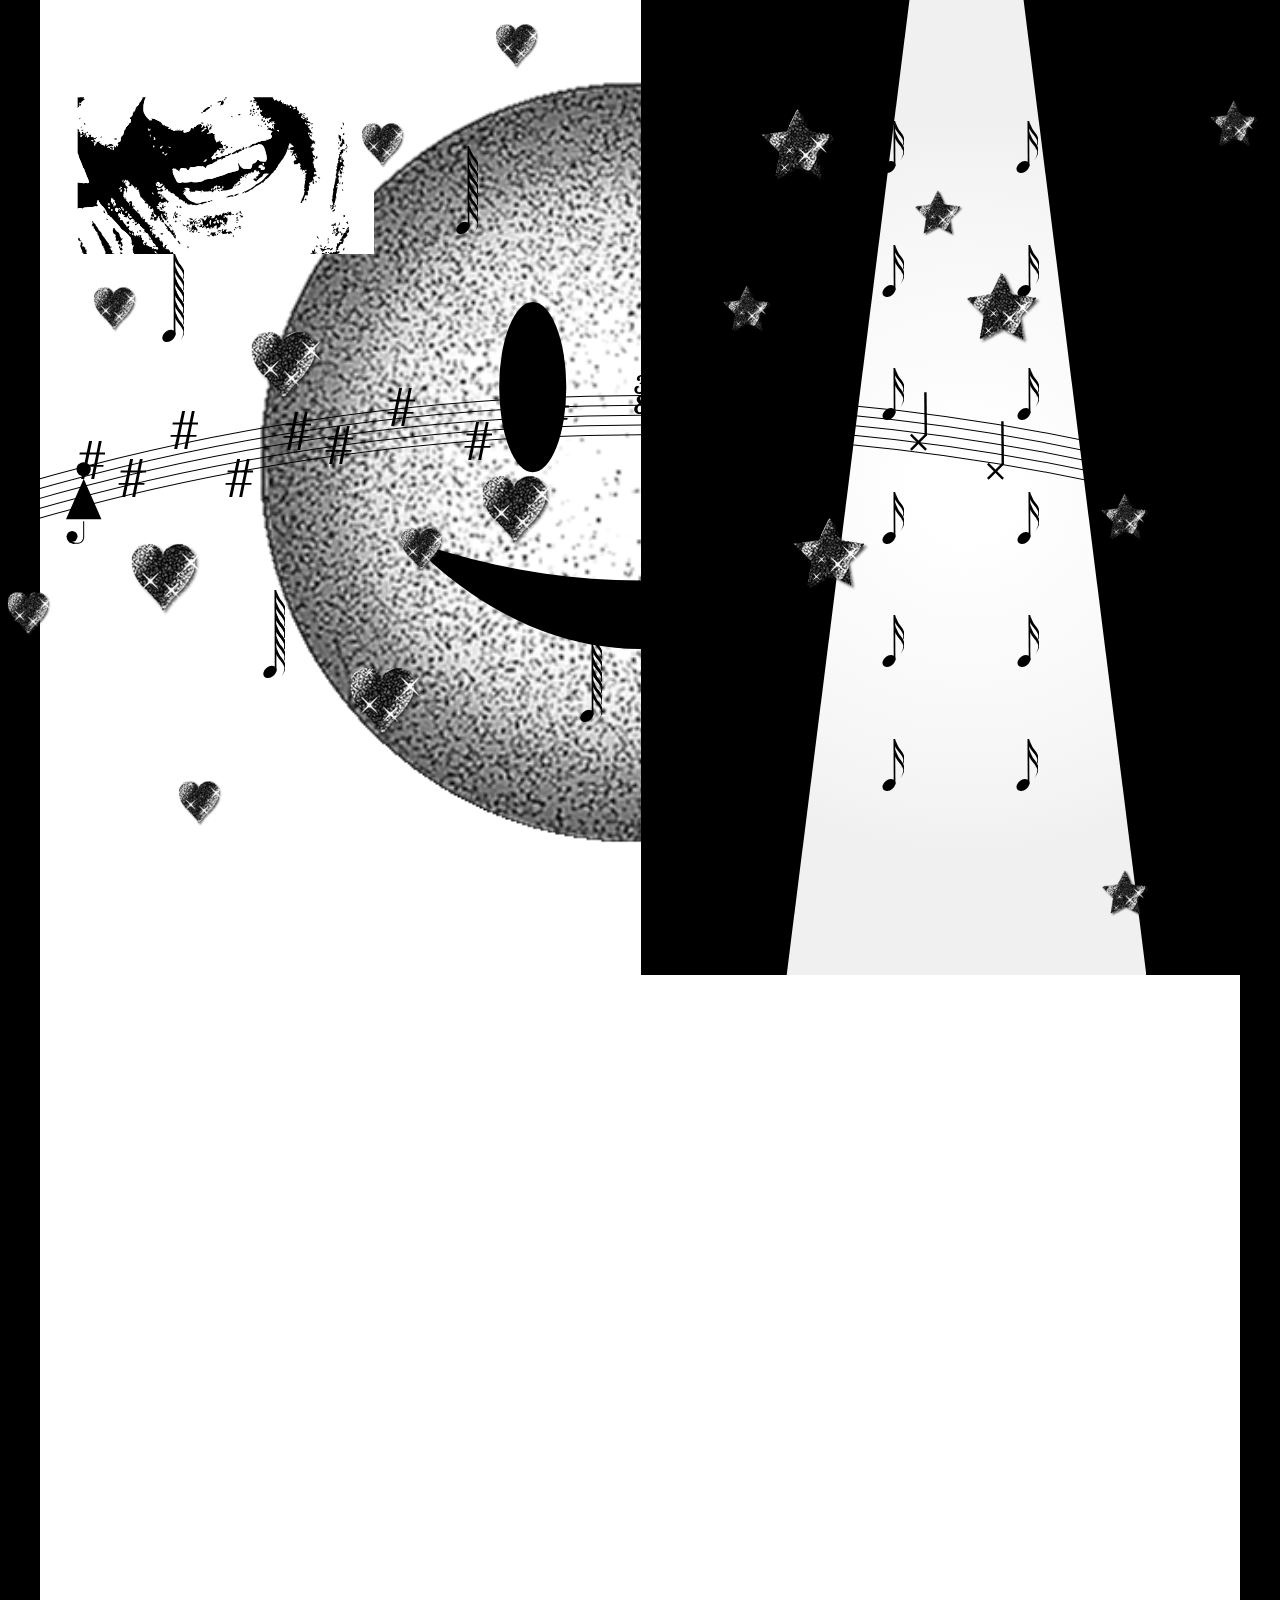
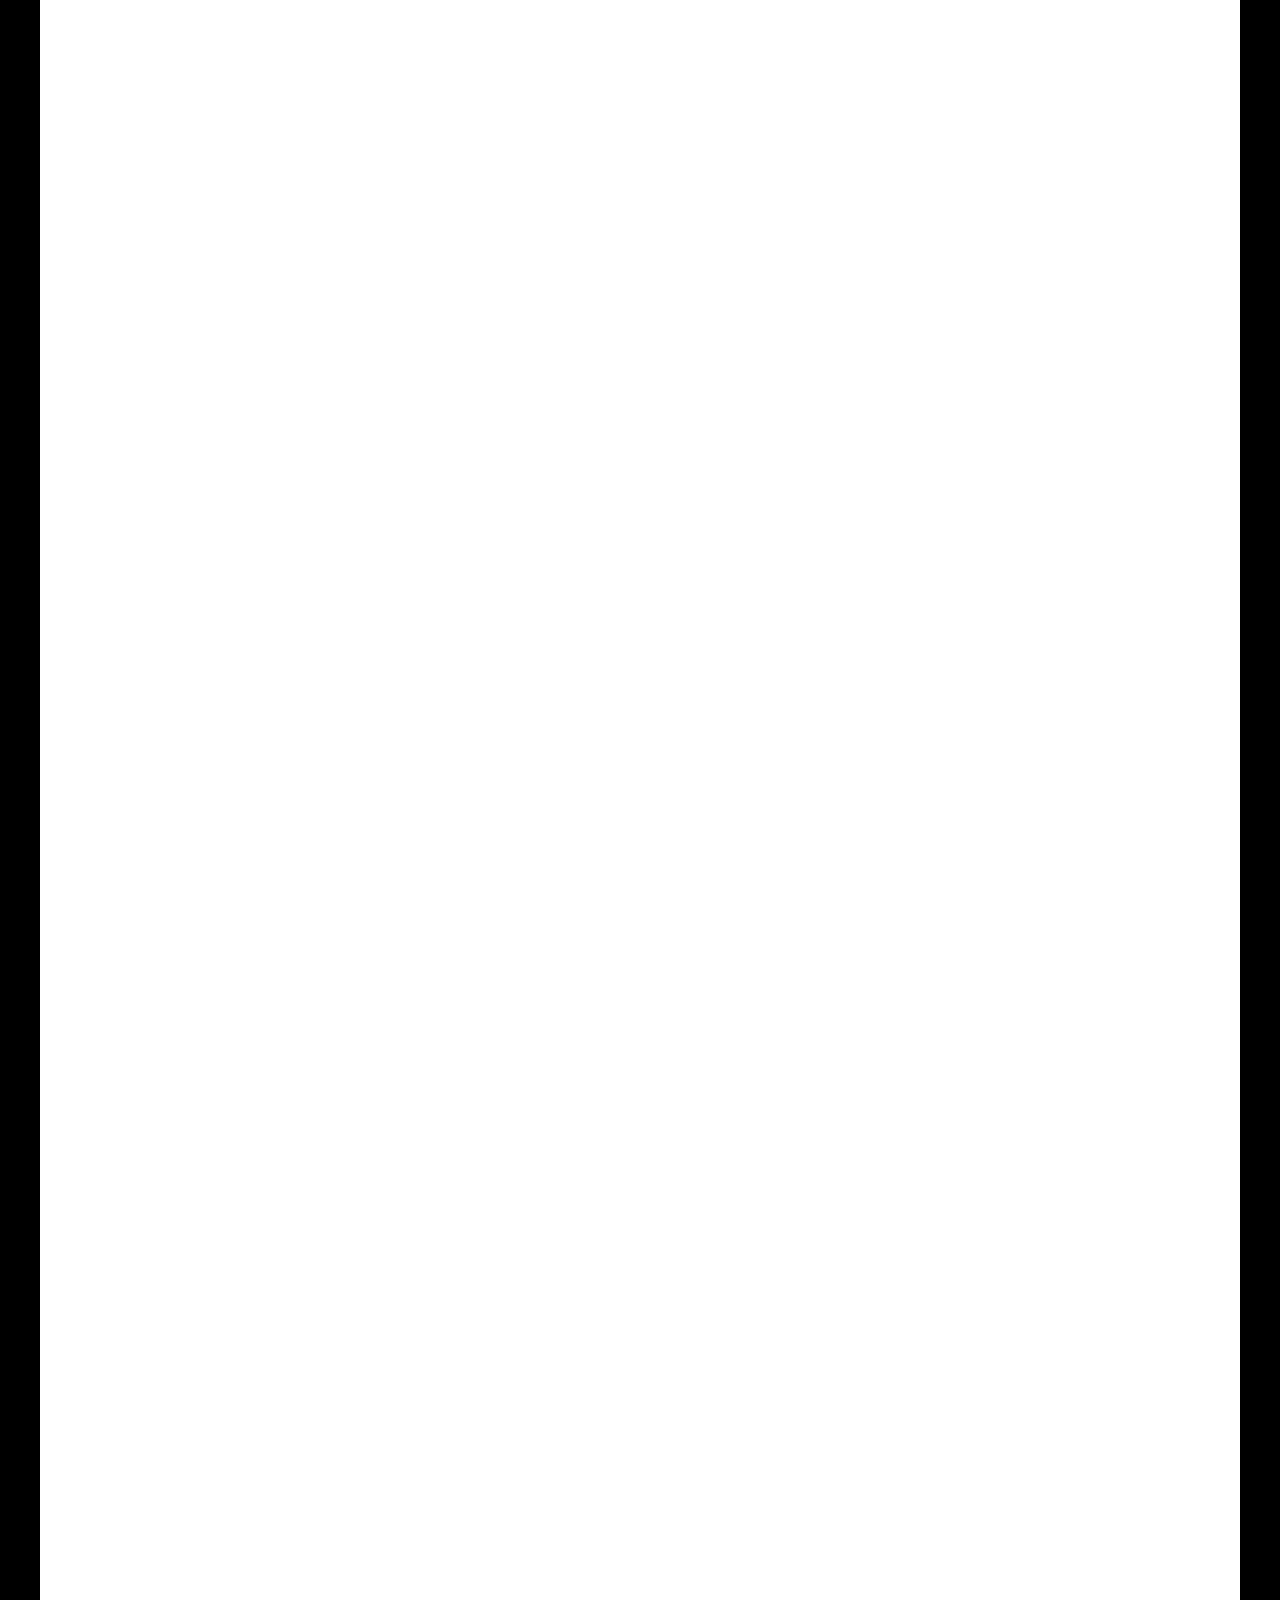
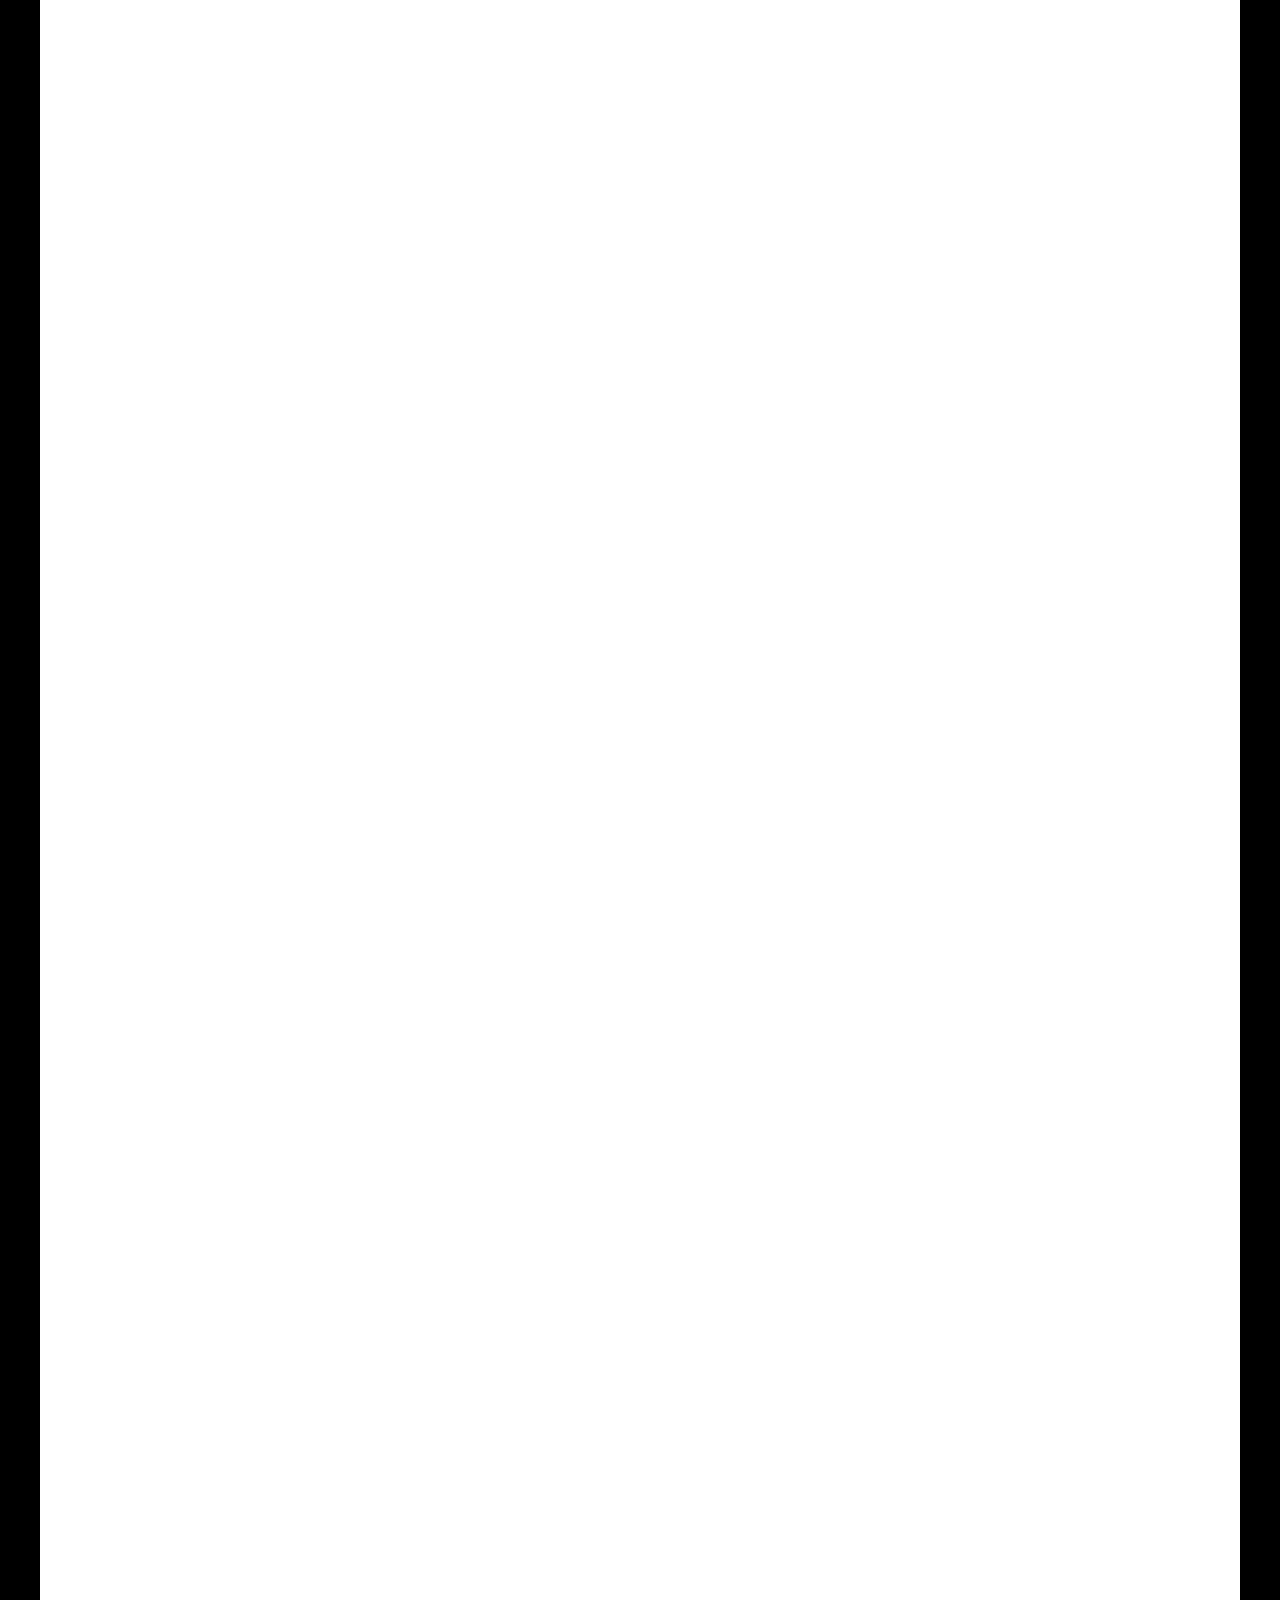
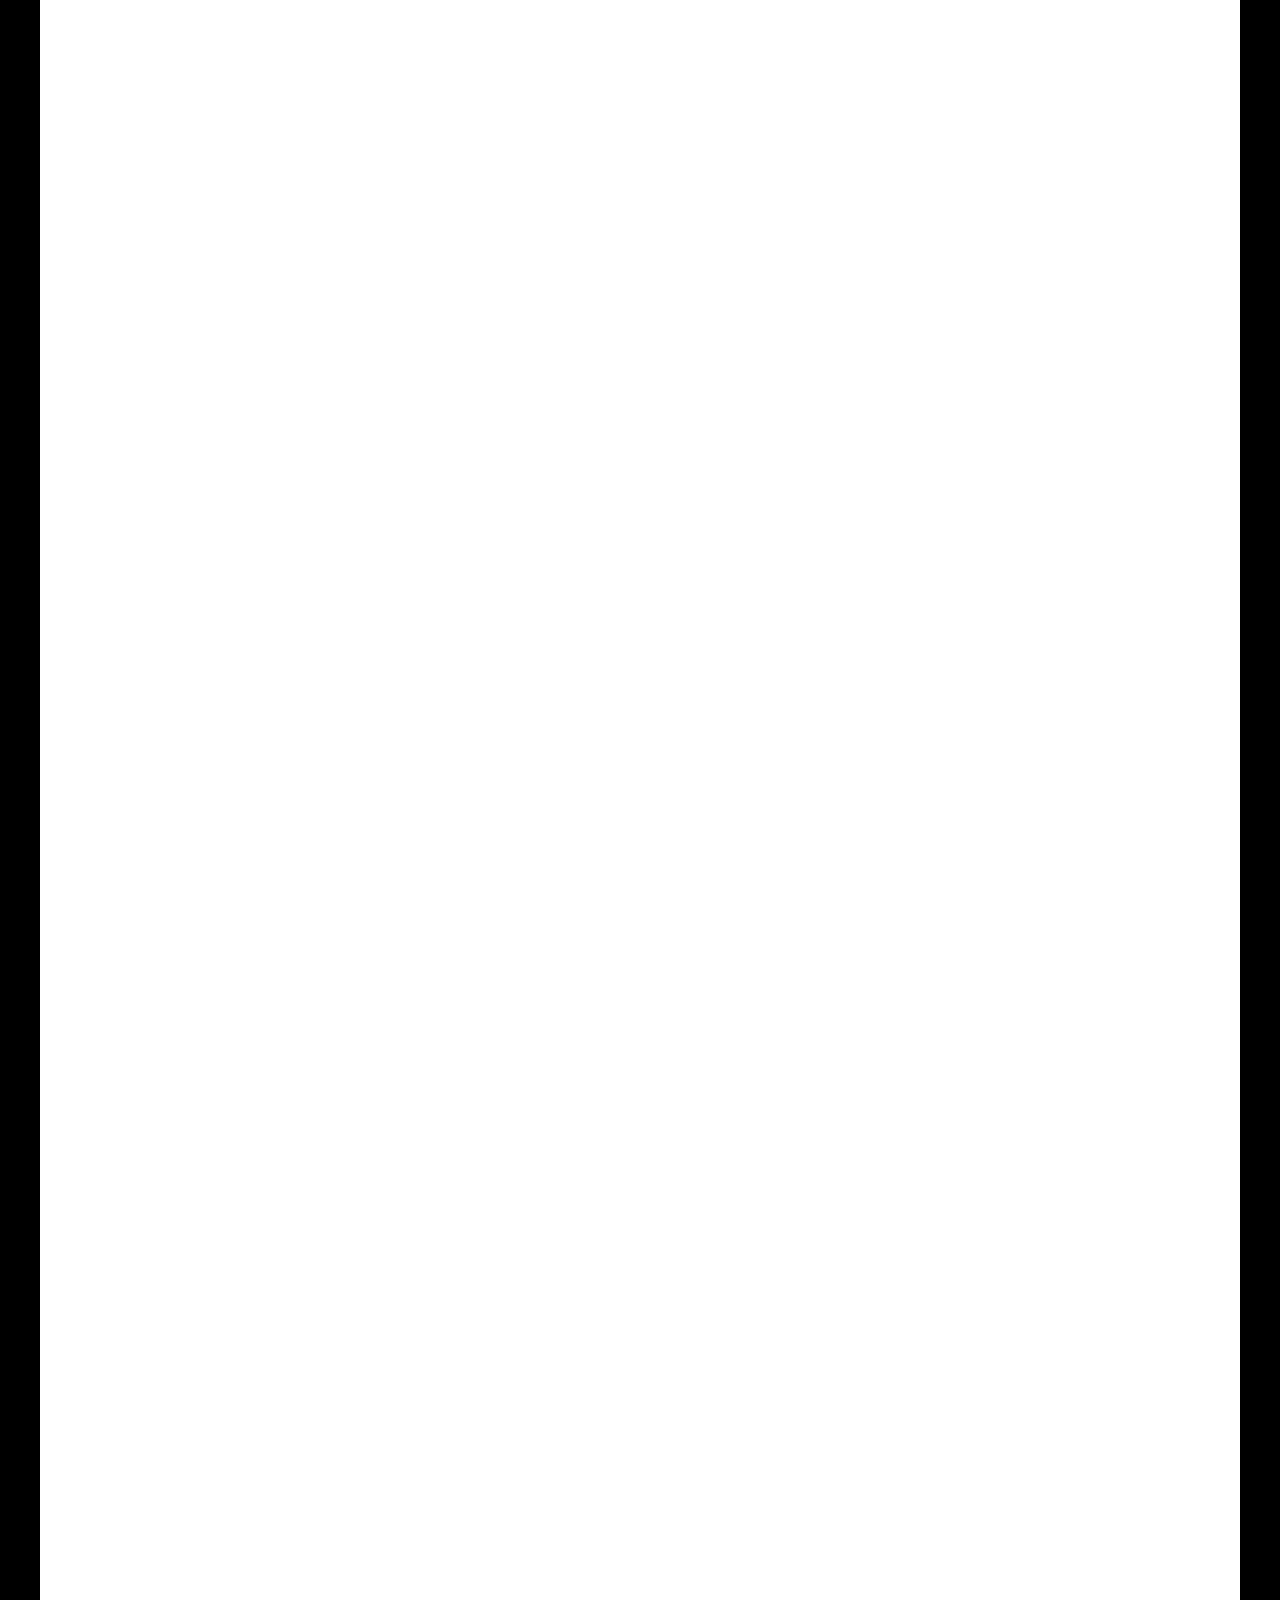
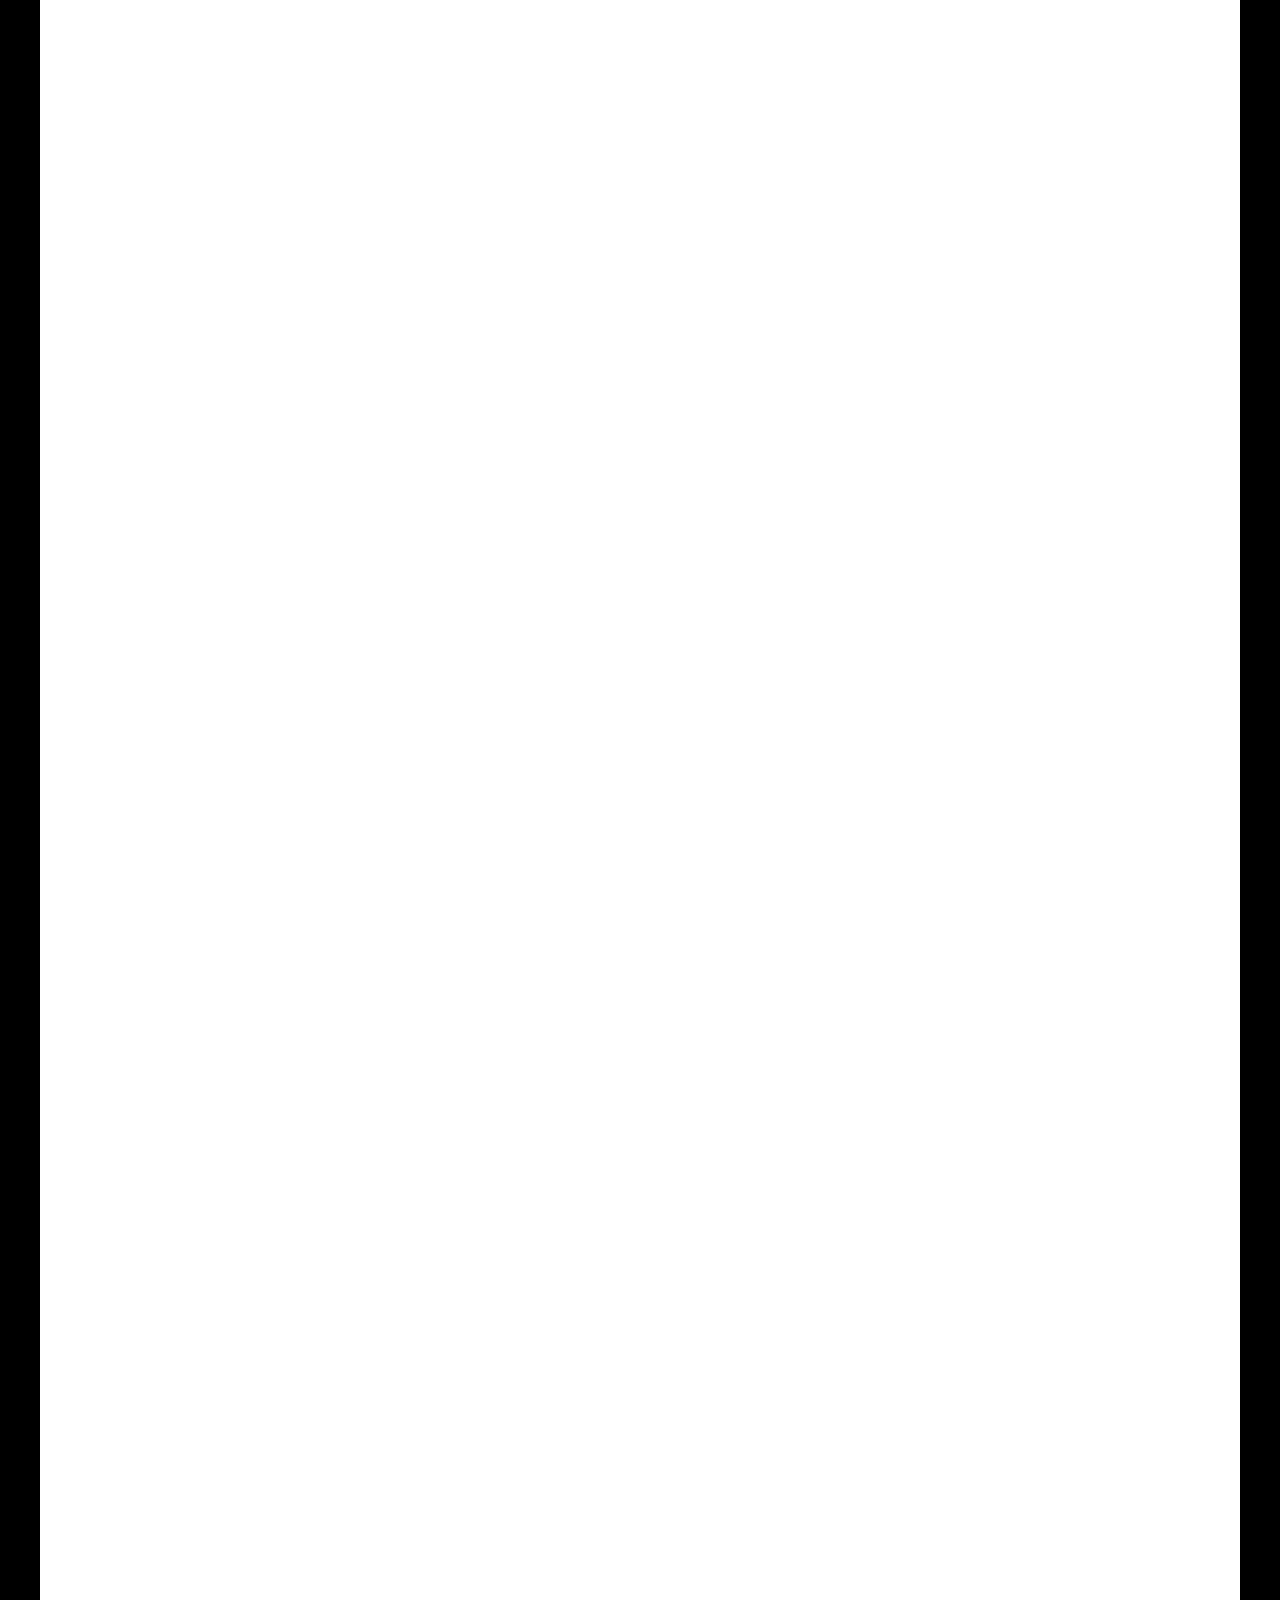
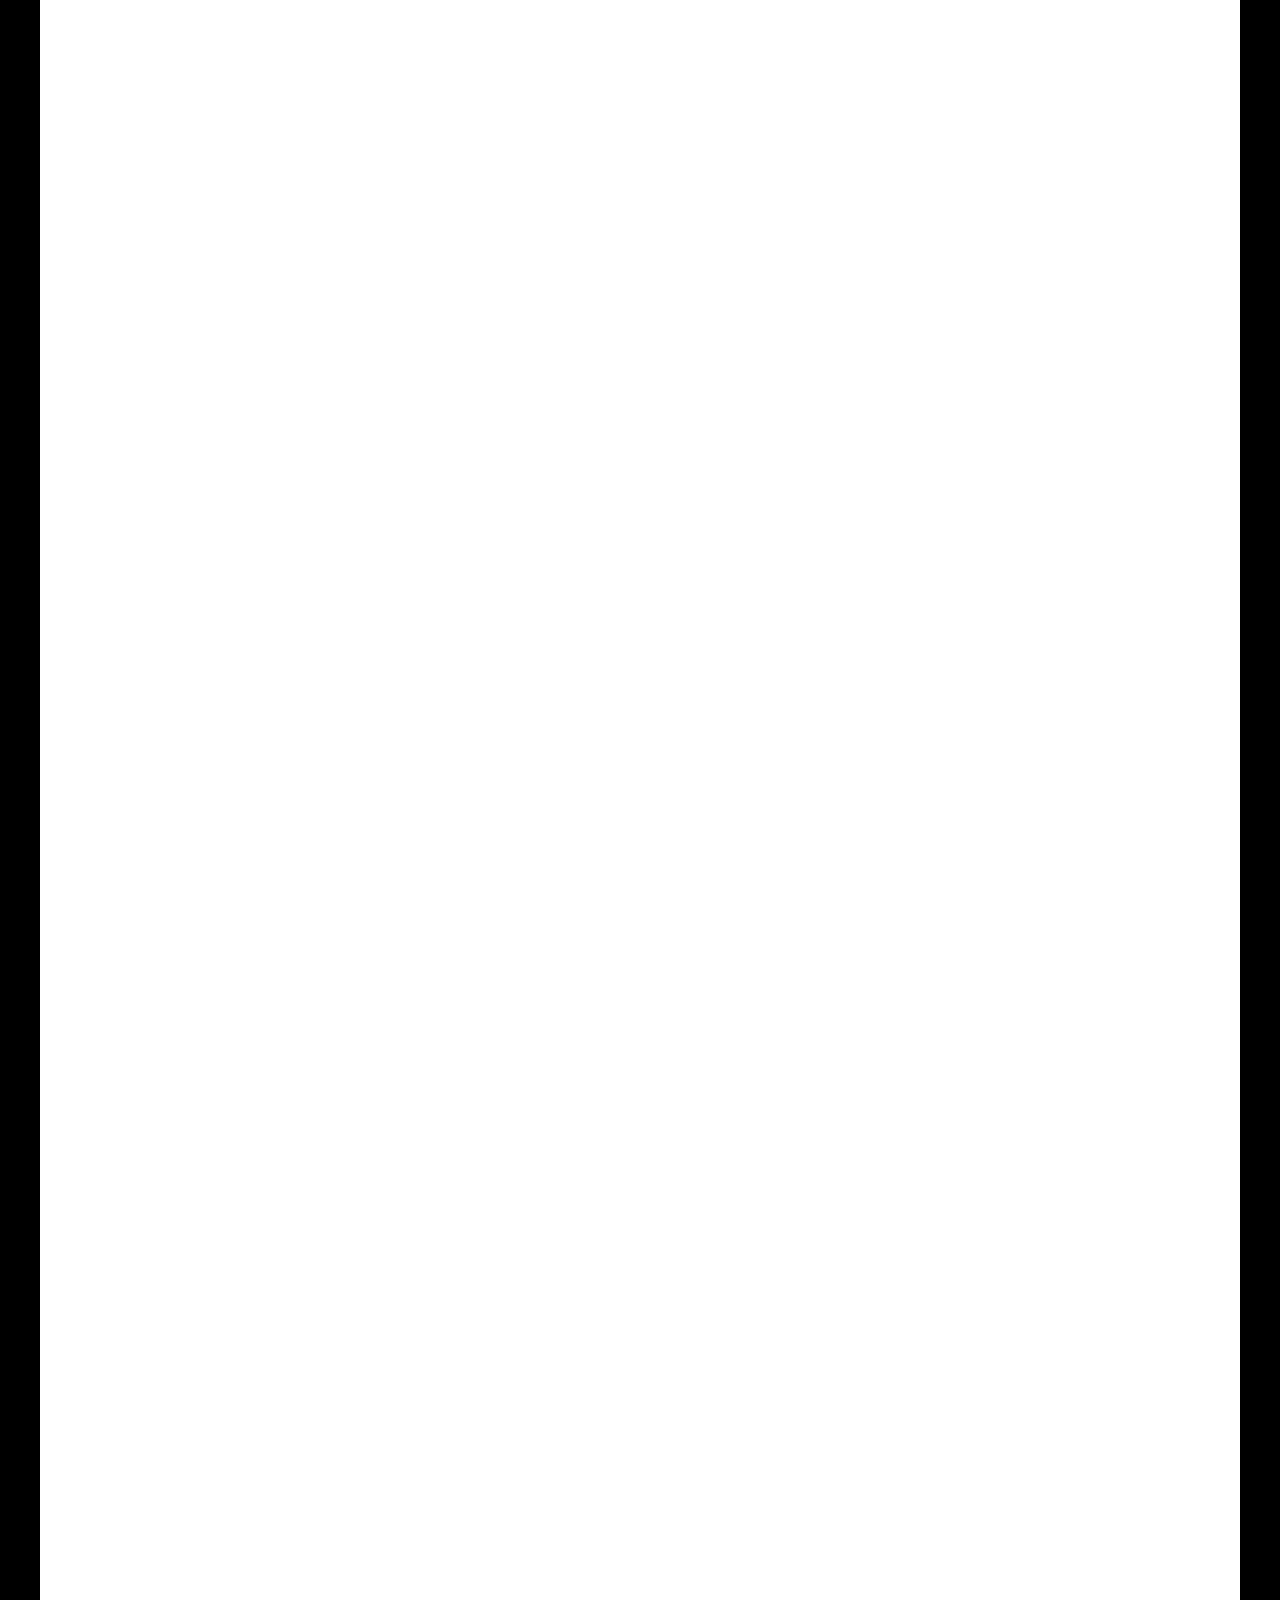
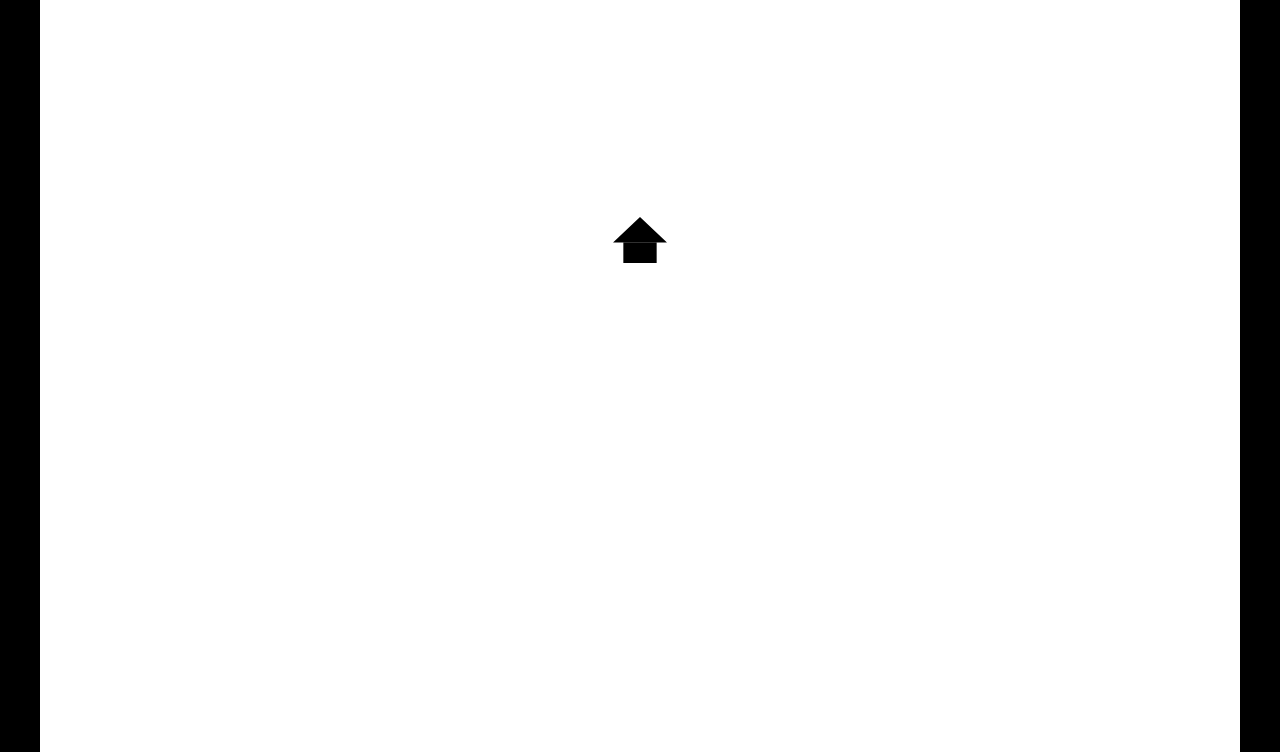
<file: end.html>
<!DOCTYPE html>
<html class="nojs html css_verticalspacer" lang="en-GB">
 <head>

  <meta http-equiv="Content-type" content="text/html;charset=UTF-8"/>
  <meta name="generator" content="2018.1.0.386"/>
  
  <script type="text/javascript">
   // Update the 'nojs'/'js' class on the html node
document.documentElement.className = document.documentElement.className.replace(/\bnojs\b/g, 'js');

// Check that all required assets are uploaded and up-to-date
if(typeof Muse == "undefined") window.Muse = {}; window.Muse.assets = {"required":["museutils.js", "museconfig.js", "jquery.watch.js", "jquery.scrolleffects.js", "require.js", "end.css"], "outOfDate":[]};
</script>
  
  <title>end</title>
  <!-- CSS -->
  <link rel="stylesheet" type="text/css" href="css/site_global.css?crc=444006867"/>
  <link rel="stylesheet" type="text/css" href="css/end.css?crc=119956047" id="pagesheet"/>
   </head>
 <body>

  <div class="clearfix" id="page"><!-- group -->
   <div class="clearfix grpelem" id="pu16926"><!-- group -->
    <div class="clip_frame ose_pre_init mse_pre_init" id="u16926"><!-- svg -->
     <img class="svg" id="u16924" src="images/pasted-svg-484x484.svg?crc=4036553229" width="892" height="892" alt="" data-mu-svgfallback="images/pasted%20svg%20484x484_poster_.png?crc=454967985"/>
    </div>
    <div class="ose_pre_init mse_pre_init" id="u16890"><!-- simple frame --></div>
    <div class="clip_frame ose_pre_init mse_pre_init" id="u16904"><!-- svg -->
     <img class="svg" id="u16902" src="images/pasted-svg-336159x9112.svg?crc=3962115835" width="361" height="975" alt="" data-mu-svgfallback="images/pasted%20svg%20336159x911_poster_2.png?crc=470267985"/>
    </div>
    <div class="clip_frame ose_pre_init mse_pre_init" id="u16327"><!-- svg -->
     <img class="svg" id="u16325" src="images/pasted-svg-261281x1372.svg?crc=318981945" width="299" height="157" alt="" data-mu-svgfallback="images/pasted%20svg%20261281x137_poster_2.png?crc=367684825"/>
    </div>
    <div class="clip_frame ose_pre_init mse_pre_init" id="u16287"><!-- svg -->
     <img class="svg" id="u16285" src="images/pasted-svg-1967x772.svg?crc=4202719733" width="23" height="88" alt="" data-mu-svgfallback="images/pasted%20svg%201967x77_poster_2.png?crc=4280151510"/>
    </div>
    <div class="clip_frame ose_pre_init mse_pre_init" id="u16297"><!-- svg -->
     <img class="svg" id="u16295" src="images/pasted-svg-1967x773.svg?crc=4202719733" width="23" height="88" alt="" data-mu-svgfallback="images/pasted%20svg%201967x77_poster_3.png?crc=4280151510"/>
    </div>
    <div class="clip_frame ose_pre_init mse_pre_init" id="u16307"><!-- svg -->
     <img class="svg" id="u16305" src="images/pasted-svg-1967x774.svg?crc=4202719733" width="23" height="88" alt="" data-mu-svgfallback="images/pasted%20svg%201967x77_poster_4.png?crc=4280151510"/>
    </div>
    <div class="clip_frame ose_pre_init mse_pre_init" id="u16317"><!-- svg -->
     <img class="svg" id="u16315" src="images/pasted-svg-1967x775.svg?crc=4202719733" width="23" height="88" alt="" data-mu-svgfallback="images/pasted%20svg%201967x77_poster_5.png?crc=4280151510"/>
    </div>
    <div class="clip_frame ose_pre_init mse_pre_init" id="u16347"><!-- svg -->
     <img class="svg" id="u16345" src="images/pasted-svg-1967x46.svg?crc=3785207725" width="23" height="52" alt="" data-mu-svgfallback="images/pasted%20svg%201967x46_poster_.png?crc=4199917071"/>
    </div>
    <div class="clip_frame ose_pre_init mse_pre_init" id="u16355"><!-- svg -->
     <img class="svg" id="u16356" src="images/pasted-svg-1967x46.svg?crc=3785207725" width="23" height="52" alt="" data-mu-svgfallback="images/pasted%20svg%201967x46_poster_.png?crc=4199917071"/>
    </div>
    <div class="clip_frame ose_pre_init mse_pre_init" id="u16364"><!-- svg -->
     <img class="svg" id="u16365" src="images/pasted-svg-1967x46.svg?crc=3785207725" width="23" height="52" alt="" data-mu-svgfallback="images/pasted%20svg%201967x46_poster_.png?crc=4199917071"/>
    </div>
    <div class="clip_frame ose_pre_init mse_pre_init" id="u16373"><!-- svg -->
     <img class="svg" id="u16374" src="images/pasted-svg-1967x46.svg?crc=3785207725" width="23" height="52" alt="" data-mu-svgfallback="images/pasted%20svg%201967x46_poster_.png?crc=4199917071"/>
    </div>
    <div class="clip_frame ose_pre_init mse_pre_init" id="u16375"><!-- svg -->
     <img class="svg" id="u16376" src="images/pasted-svg-1967x46.svg?crc=3785207725" width="23" height="52" alt="" data-mu-svgfallback="images/pasted%20svg%201967x46_poster_.png?crc=4199917071"/>
    </div>
    <div class="clip_frame ose_pre_init mse_pre_init" id="u16377"><!-- svg -->
     <img class="svg" id="u16378" src="images/pasted-svg-1967x46.svg?crc=3785207725" width="23" height="52" alt="" data-mu-svgfallback="images/pasted%20svg%201967x46_poster_.png?crc=4199917071"/>
    </div>
    <div class="clip_frame ose_pre_init mse_pre_init" id="u16400"><!-- svg -->
     <img class="svg" id="u16401" src="images/pasted-svg-1967x46.svg?crc=3785207725" width="23" height="52" alt="" data-mu-svgfallback="images/pasted%20svg%201967x46_poster_.png?crc=4199917071"/>
    </div>
    <div class="clip_frame ose_pre_init mse_pre_init" id="u16402"><!-- svg -->
     <img class="svg" id="u16403" src="images/pasted-svg-1967x46.svg?crc=3785207725" width="23" height="52" alt="" data-mu-svgfallback="images/pasted%20svg%201967x46_poster_.png?crc=4199917071"/>
    </div>
    <div class="clip_frame ose_pre_init mse_pre_init" id="u16404"><!-- svg -->
     <img class="svg" id="u16405" src="images/pasted-svg-1967x46.svg?crc=3785207725" width="23" height="52" alt="" data-mu-svgfallback="images/pasted%20svg%201967x46_poster_.png?crc=4199917071"/>
    </div>
    <div class="clip_frame ose_pre_init mse_pre_init" id="u16427"><!-- svg -->
     <img class="svg" id="u16428" src="images/pasted-svg-1967x46.svg?crc=3785207725" width="23" height="52" alt="" data-mu-svgfallback="images/pasted%20svg%201967x46_poster_.png?crc=4199917071"/>
    </div>
    <div class="clip_frame ose_pre_init mse_pre_init" id="u16429"><!-- svg -->
     <img class="svg" id="u16430" src="images/pasted-svg-1967x46.svg?crc=3785207725" width="23" height="52" alt="" data-mu-svgfallback="images/pasted%20svg%201967x46_poster_.png?crc=4199917071"/>
    </div>
    <div class="clip_frame ose_pre_init mse_pre_init" id="u16431"><!-- svg -->
     <img class="svg" id="u16432" src="images/pasted-svg-1967x46.svg?crc=3785207725" width="23" height="52" alt="" data-mu-svgfallback="images/pasted%20svg%201967x46_poster_.png?crc=4199917071"/>
    </div>
    <div class="clip_frame ose_pre_init mse_pre_init" id="u16454"><!-- svg -->
     <img class="svg" id="u16455" src="images/pasted-svg-1967x46.svg?crc=3785207725" width="23" height="52" alt="" data-mu-svgfallback="images/pasted%20svg%201967x46_poster_.png?crc=4199917071"/>
    </div>
    <div class="clip_frame ose_pre_init mse_pre_init" id="u16456"><!-- svg -->
     <img class="svg" id="u16457" src="images/pasted-svg-1967x46.svg?crc=3785207725" width="23" height="52" alt="" data-mu-svgfallback="images/pasted%20svg%201967x46_poster_.png?crc=4199917071"/>
    </div>
    <div class="clip_frame ose_pre_init mse_pre_init" id="u16458"><!-- svg -->
     <img class="svg" id="u16459" src="images/pasted-svg-1967x46.svg?crc=3785207725" width="23" height="52" alt="" data-mu-svgfallback="images/pasted%20svg%201967x46_poster_.png?crc=4199917071"/>
    </div>
    <div class="clip_frame ose_pre_init mse_pre_init" id="u16481"><!-- svg -->
     <img class="svg" id="u16482" src="images/pasted-svg-1967x46.svg?crc=3785207725" width="23" height="52" alt="" data-mu-svgfallback="images/pasted%20svg%201967x46_poster_.png?crc=4199917071"/>
    </div>
    <div class="clip_frame ose_pre_init mse_pre_init" id="u16483"><!-- svg -->
     <img class="svg" id="u16484" src="images/pasted-svg-1967x46.svg?crc=3785207725" width="23" height="52" alt="" data-mu-svgfallback="images/pasted%20svg%201967x46_poster_.png?crc=4199917071"/>
    </div>
    <div class="clip_frame ose_pre_init mse_pre_init" id="u16485"><!-- svg -->
     <img class="svg" id="u16486" src="images/pasted-svg-1967x46.svg?crc=3785207725" width="23" height="52" alt="" data-mu-svgfallback="images/pasted%20svg%201967x46_poster_.png?crc=4199917071"/>
    </div>
    <div class="clip_frame ose_pre_init mse_pre_init" id="u16532"><!-- svg -->
     <img class="svg" id="u16530" src="images/pasted-svg-138907x135.svg?crc=3876178381" width="123" height="119" alt="" data-mu-svgfallback="images/pasted%20svg%20138907x135_poster_.png?crc=46723699"/>
    </div>
    <div class="clip_frame ose_pre_init mse_pre_init" id="u16540"><!-- svg -->
     <img class="svg" id="u16541" src="images/pasted-svg-138907x135.svg?crc=3876178381" width="123" height="119" alt="" data-mu-svgfallback="images/pasted%20svg%20138907x135_poster_.png?crc=46723699"/>
    </div>
    <div class="clip_frame ose_pre_init mse_pre_init" id="u16549"><!-- svg -->
     <img class="svg" id="u16550" src="images/pasted-svg-138907x135.svg?crc=3876178381" width="123" height="119" alt="" data-mu-svgfallback="images/pasted%20svg%20138907x135_poster_.png?crc=46723699"/>
    </div>
    <div class="clip_frame ose_pre_init mse_pre_init" id="u16560"><!-- svg -->
     <img class="svg" id="u16558" src="images/pasted-svg-123435x126.svg?crc=4149068607" width="122" height="124" alt="" data-mu-svgfallback="images/pasted%20svg%20123435x126_poster_.png?crc=519111096"/>
    </div>
    <div class="clip_frame ose_pre_init mse_pre_init" id="u16568"><!-- svg -->
     <img class="svg" id="u16569" src="images/pasted-svg-123435x126.svg?crc=4149068607" width="122" height="124" alt="" data-mu-svgfallback="images/pasted%20svg%20123435x126_poster_.png?crc=519111096"/>
    </div>
    <div class="clip_frame ose_pre_init mse_pre_init" id="u16577"><!-- svg -->
     <img class="svg" id="u16578" src="images/pasted-svg-123435x126.svg?crc=4149068607" width="122" height="124" alt="" data-mu-svgfallback="images/pasted%20svg%20123435x126_poster_.png?crc=519111096"/>
    </div>
    <div class="clip_frame ose_pre_init mse_pre_init" id="u16586"><!-- svg -->
     <img class="svg" id="u16587" src="images/pasted-svg-123435x126.svg?crc=4149068607" width="122" height="124" alt="" data-mu-svgfallback="images/pasted%20svg%20123435x126_poster_.png?crc=519111096"/>
    </div>
    <div class="clip_frame ose_pre_init mse_pre_init" id="u16597"><!-- svg -->
     <img class="svg" id="u16595" src="images/pasted-svg-4821x64.svg?crc=4203481515" width="29" height="38" alt="" data-mu-svgfallback="images/pasted%20svg%204821x64_poster_.png?crc=121090163"/>
    </div>
    <div class="clip_frame ose_pre_init mse_pre_init" id="u16605"><!-- svg -->
     <img class="svg" id="u16606" src="images/pasted-svg-4821x64.svg?crc=4203481515" width="29" height="38" alt="" data-mu-svgfallback="images/pasted%20svg%204821x64_poster_.png?crc=121090163"/>
    </div>
    <div class="clip_frame ose_pre_init mse_pre_init" id="u16614"><!-- svg -->
     <img class="svg" id="u16615" src="images/pasted-svg-4821x64.svg?crc=4203481515" width="29" height="38" alt="" data-mu-svgfallback="images/pasted%20svg%204821x64_poster_.png?crc=121090163"/>
    </div>
    <div class="clip_frame ose_pre_init mse_pre_init" id="u16623"><!-- svg -->
     <img class="svg" id="u16624" src="images/pasted-svg-4821x64.svg?crc=4203481515" width="29" height="38" alt="" data-mu-svgfallback="images/pasted%20svg%204821x64_poster_.png?crc=121090163"/>
    </div>
    <div class="clip_frame ose_pre_init mse_pre_init" id="u16632"><!-- svg -->
     <img class="svg" id="u16633" src="images/pasted-svg-4821x64.svg?crc=4203481515" width="29" height="38" alt="" data-mu-svgfallback="images/pasted%20svg%204821x64_poster_.png?crc=121090163"/>
    </div>
    <div class="clip_frame ose_pre_init mse_pre_init" id="u16641"><!-- svg -->
     <img class="svg" id="u16642" src="images/pasted-svg-4821x64.svg?crc=4203481515" width="29" height="38" alt="" data-mu-svgfallback="images/pasted%20svg%204821x64_poster_.png?crc=121090163"/>
    </div>
    <div class="clip_frame ose_pre_init mse_pre_init" id="u16650"><!-- svg -->
     <img class="svg" id="u16651" src="images/pasted-svg-4821x64.svg?crc=4203481515" width="29" height="38" alt="" data-mu-svgfallback="images/pasted%20svg%204821x64_poster_.png?crc=121090163"/>
    </div>
    <div class="clip_frame ose_pre_init mse_pre_init" id="u16659"><!-- svg -->
     <img class="svg" id="u16660" src="images/pasted-svg-4821x64.svg?crc=4203481515" width="29" height="38" alt="" data-mu-svgfallback="images/pasted%20svg%204821x64_poster_.png?crc=121090163"/>
    </div>
    <div class="clip_frame ose_pre_init mse_pre_init" id="u16676"><!-- svg -->
     <img class="svg" id="u16677" src="images/pasted-svg-4821x64.svg?crc=4203481515" width="29" height="38" alt="" data-mu-svgfallback="images/pasted%20svg%204821x64_poster_.png?crc=121090163"/>
    </div>
    <div class="clip_frame ose_pre_init mse_pre_init" id="u16687"><!-- svg -->
     <img class="svg" id="u16685" src="images/pasted-svg-2636x90.svg?crc=429192872" width="17" height="59" alt="" data-mu-svgfallback="images/pasted%20svg%202636x90_poster_.png?crc=249557024"/>
    </div>
    <div class="clip_frame ose_pre_init mse_pre_init" id="u16695"><!-- svg -->
     <img class="svg" id="u16696" src="images/pasted-svg-2636x90.svg?crc=429192872" width="17" height="59" alt="" data-mu-svgfallback="images/pasted%20svg%202636x90_poster_.png?crc=249557024"/>
    </div>
    <div class="clip_frame ose_pre_init mse_pre_init" id="u16704"><!-- svg -->
     <img class="svg" id="u16705" src="images/pasted-svg-2636x90.svg?crc=429192872" width="17" height="59" alt="" data-mu-svgfallback="images/pasted%20svg%202636x90_poster_.png?crc=249557024"/>
    </div>
    <div class="clip_frame ose_pre_init mse_pre_init" id="u16713"><!-- svg -->
     <img class="svg" id="u16714" src="images/pasted-svg-2636x90.svg?crc=429192872" width="17" height="59" alt="" data-mu-svgfallback="images/pasted%20svg%202636x90_poster_.png?crc=249557024"/>
    </div>
    <div class="clip_frame ose_pre_init mse_pre_init" id="u16722"><!-- svg -->
     <img class="svg" id="u16723" src="images/pasted-svg-2636x90.svg?crc=429192872" width="17" height="59" alt="" data-mu-svgfallback="images/pasted%20svg%202636x90_poster_.png?crc=249557024"/>
    </div>
    <div class="clip_frame ose_pre_init mse_pre_init" id="u16731"><!-- svg -->
     <img class="svg" id="u16732" src="images/pasted-svg-2636x90.svg?crc=429192872" width="17" height="59" alt="" data-mu-svgfallback="images/pasted%20svg%202636x90_poster_.png?crc=249557024"/>
    </div>
    <div class="clip_frame ose_pre_init mse_pre_init" id="u16740"><!-- svg -->
     <img class="svg" id="u16741" src="images/pasted-svg-2636x90.svg?crc=429192872" width="17" height="59" alt="" data-mu-svgfallback="images/pasted%20svg%202636x90_poster_.png?crc=249557024"/>
    </div>
    <div class="clip_frame ose_pre_init mse_pre_init" id="u16749"><!-- svg -->
     <img class="svg" id="u16750" src="images/pasted-svg-2636x90.svg?crc=429192872" width="17" height="59" alt="" data-mu-svgfallback="images/pasted%20svg%202636x90_poster_.png?crc=249557024"/>
    </div>
    <div class="clip_frame ose_pre_init mse_pre_init" id="u16770"><!-- svg -->
     <img class="svg" id="u16771" src="images/pasted-svg-123435x126.svg?crc=4149068607" width="77" height="78" alt="" data-mu-svgfallback="images/pasted%20svg%20123435x126_poster_.png?crc=519111096"/>
    </div>
    <div class="clip_frame ose_pre_init mse_pre_init" id="u16779"><!-- svg -->
     <img class="svg" id="u16780" src="images/pasted-svg-123435x126.svg?crc=4149068607" width="77" height="78" alt="" data-mu-svgfallback="images/pasted%20svg%20123435x126_poster_.png?crc=519111096"/>
    </div>
    <div class="clip_frame ose_pre_init mse_pre_init" id="u16788"><!-- svg -->
     <img class="svg" id="u16789" src="images/pasted-svg-123435x126.svg?crc=4149068607" width="77" height="78" alt="" data-mu-svgfallback="images/pasted%20svg%20123435x126_poster_.png?crc=519111096"/>
    </div>
    <div class="clip_frame ose_pre_init mse_pre_init" id="u16797"><!-- svg -->
     <img class="svg" id="u16798" src="images/pasted-svg-138907x135.svg?crc=3876178381" width="80" height="77" alt="" data-mu-svgfallback="images/pasted%20svg%20138907x135_poster_.png?crc=46723699"/>
    </div>
    <div class="clip_frame ose_pre_init mse_pre_init" id="u16806"><!-- svg -->
     <img class="svg" id="u16807" src="images/pasted-svg-138907x135.svg?crc=3876178381" width="80" height="77" alt="" data-mu-svgfallback="images/pasted%20svg%20138907x135_poster_.png?crc=46723699"/>
    </div>
    <div class="clip_frame ose_pre_init mse_pre_init" id="u16815"><!-- svg -->
     <img class="svg" id="u16816" src="images/pasted-svg-138907x135.svg?crc=3876178381" width="80" height="77" alt="" data-mu-svgfallback="images/pasted%20svg%20138907x135_poster_.png?crc=46723699"/>
    </div>
    <div class="clip_frame ose_pre_init mse_pre_init" id="u16836"><!-- svg -->
     <img class="svg" id="u16837" src="images/pasted-svg-123435x126.svg?crc=4149068607" width="77" height="78" alt="" data-mu-svgfallback="images/pasted%20svg%20123435x126_poster_.png?crc=519111096"/>
    </div>
    <div class="clip_frame ose_pre_init mse_pre_init" id="u16845"><!-- svg -->
     <img class="svg" id="u16846" src="images/pasted-svg-123435x126.svg?crc=4149068607" width="77" height="78" alt="" data-mu-svgfallback="images/pasted%20svg%20123435x126_poster_.png?crc=519111096"/>
    </div>
    <div class="clip_frame ose_pre_init mse_pre_init" id="u16854"><!-- svg -->
     <img class="svg" id="u16855" src="images/pasted-svg-138907x135.svg?crc=3876178381" width="80" height="77" alt="" data-mu-svgfallback="images/pasted%20svg%20138907x135_poster_.png?crc=46723699"/>
    </div>
    <div class="clip_frame ose_pre_init mse_pre_init" id="u16863"><!-- svg -->
     <img class="svg" id="u16864" src="images/pasted-svg-138907x135.svg?crc=3876178381" width="80" height="77" alt="" data-mu-svgfallback="images/pasted%20svg%20138907x135_poster_.png?crc=46723699"/>
    </div>
    <div class="clip_frame ose_pre_init mse_pre_init" id="u16872"><!-- svg -->
     <img class="svg" id="u16873" src="images/pasted-svg-123435x126.svg?crc=4149068607" width="77" height="78" alt="" data-mu-svgfallback="images/pasted%20svg%20123435x126_poster_.png?crc=519111096"/>
    </div>
    <div class="clip_frame mse_pre_init" id="u16978"><!-- svg -->
     <img class="svg" id="u16976" src="images/pasted-svg-1232279x127.svg?crc=3882435964" width="1233" height="128" alt="" data-mu-svgfallback="images/pasted%20svg%201232279x127_poster_.png?crc=3801822297"/>
    </div>
    <div class="clip_frame ose_pre_init mse_pre_init" id="u16988"><!-- svg -->
     <img class="svg" id="u16986" src="images/pasted-svg-116294x81.svg?crc=3883326641" width="1163" height="82" alt="" data-mu-svgfallback="images/pasted%20svg%20116294x81_poster_.png?crc=4121438241"/>
    </div>
    <div class="clip_frame ose_pre_init mse_pre_init" id="u16998"><!-- svg -->
     <img class="svg" id="u16996" src="images/pasted-svg-12767x39.svg?crc=514685662" width="13" height="39" alt="" data-mu-svgfallback="images/pasted%20svg%2012767x39_poster_.png?crc=259706454"/>
    </div>
   </div>
   <div class="clearfix grpelem" id="pu17008"><!-- column -->
    <a class="nonblock nontext clip_frame colelem" id="u17008" href="index.html"><!-- svg --><img class="svg" id="u17006" src="images/pasted-svg-54x46.svg?crc=403207591" width="54" height="46" alt="" data-mu-svgfallback="images/pasted%20svg%2054x46_poster_.png?crc=3830502135"/></a>
    <div class="clip_frame colelem" id="u9169"><!-- svg -->
     <img class="svg" id="u9170" src="images/pasted-svg-1085x430.svg?crc=4119359517" width="446" height="177" alt="" data-mu-svgfallback="images/pasted%20svg%201085x430_poster_.png?crc=354512467"/>
    </div>
   </div>
   <div class="verticalspacer" data-offset-top="10290" data-content-above-spacer="10289" data-content-below-spacer="61"></div>
  </div>
  <!-- Other scripts -->
  <script type="text/javascript">
   // Decide whether to suppress missing file error or not based on preference setting
var suppressMissingFileError = false
</script>
  <script type="text/javascript">
   window.Muse.assets.check=function(c){if(!window.Muse.assets.checked){window.Muse.assets.checked=!0;var b={},d=function(a,b){if(window.getComputedStyle){var c=window.getComputedStyle(a,null);return c&&c.getPropertyValue(b)||c&&c[b]||""}if(document.documentElement.currentStyle)return(c=a.currentStyle)&&c[b]||a.style&&a.style[b]||"";return""},a=function(a){if(a.match(/^rgb/))return a=a.replace(/\s+/g,"").match(/([\d\,]+)/gi)[0].split(","),(parseInt(a[0])<<16)+(parseInt(a[1])<<8)+parseInt(a[2]);if(a.match(/^\#/))return parseInt(a.substr(1),
16);return 0},f=function(f){for(var g=document.getElementsByTagName("link"),j=0;j<g.length;j++)if("text/css"==g[j].type){var l=(g[j].href||"").match(/\/?css\/([\w\-]+\.css)\?crc=(\d+)/);if(!l||!l[1]||!l[2])break;b[l[1]]=l[2]}g=document.createElement("div");g.className="version";g.style.cssText="display:none; width:1px; height:1px;";document.getElementsByTagName("body")[0].appendChild(g);for(j=0;j<Muse.assets.required.length;){var l=Muse.assets.required[j],k=l.match(/([\w\-\.]+)\.(\w+)$/),i=k&&k[1]?
k[1]:null,k=k&&k[2]?k[2]:null;switch(k.toLowerCase()){case "css":i=i.replace(/\W/gi,"_").replace(/^([^a-z])/gi,"_$1");g.className+=" "+i;i=a(d(g,"color"));k=a(d(g,"backgroundColor"));i!=0||k!=0?(Muse.assets.required.splice(j,1),"undefined"!=typeof b[l]&&(i!=b[l]>>>24||k!=(b[l]&16777215))&&Muse.assets.outOfDate.push(l)):j++;g.className="version";break;case "js":j++;break;default:throw Error("Unsupported file type: "+k);}}c?c().jquery!="1.8.3"&&Muse.assets.outOfDate.push("jquery-1.8.3.min.js"):Muse.assets.required.push("jquery-1.8.3.min.js");
g.parentNode.removeChild(g);if(Muse.assets.outOfDate.length||Muse.assets.required.length)g="Some files on the server may be missing or incorrect. Clear browser cache and try again. If the problem persists please contact website author.",f&&Muse.assets.outOfDate.length&&(g+="\nOut of date: "+Muse.assets.outOfDate.join(",")),f&&Muse.assets.required.length&&(g+="\nMissing: "+Muse.assets.required.join(",")),suppressMissingFileError?(g+="\nUse SuppressMissingFileError key in AppPrefs.xml to show missing file error pop up.",console.log(g)):alert(g)};location&&location.search&&location.search.match&&location.search.match(/muse_debug/gi)?
setTimeout(function(){f(!0)},5E3):f()}};
var muse_init=function(){require.config({baseUrl:""});require(["jquery","museutils","whatinput","jquery.watch","jquery.scrolleffects"],function(c){var $ = c;$(document).ready(function(){try{
window.Muse.assets.check($);/* body */
Muse.Utils.transformMarkupToFixBrowserProblemsPreInit();/* body */
Muse.Utils.prepHyperlinks(true);/* body */
Muse.Utils.makeButtonsVisibleAfterSettingMinWidth();/* body */
Muse.Utils.fullPage('#page');/* 100% height page */
$('#u16926').registerPositionScrollEffect([{"speed":[0,0],"in":[-Infinity,0]},{"speed":[0,0],"in":[0,Infinity]}]);/* scroll effect */
$('#u16926').registerOpacityScrollEffect([{"in":[-Infinity,0],"opacity":100,"fade":0},{"opacity":100,"in":[0,0]},{"in":[0,Infinity],"opacity":0,"fade":2000}]);/* scroll effect */
$('#u16890').registerPositionScrollEffect([{"speed":[0,0],"in":[-Infinity,0]},{"speed":[0,0],"in":[0,Infinity]}]);/* scroll effect */
$('#u16890').registerOpacityScrollEffect([{"in":[-Infinity,0],"opacity":100,"fade":50},{"opacity":100,"in":[0,0]},{"in":[0,Infinity],"opacity":0,"fade":4000}]);/* scroll effect */
$('#u16904').registerPositionScrollEffect([{"speed":[0,0],"in":[-Infinity,0]},{"speed":[0,0],"in":[0,Infinity]}]);/* scroll effect */
$('#u16904').registerOpacityScrollEffect([{"in":[-Infinity,0],"opacity":100,"fade":50},{"opacity":100,"in":[0,0]},{"in":[0,Infinity],"opacity":0,"fade":4000}]);/* scroll effect */
$('#u16327').registerPositionScrollEffect([{"speed":[0,0],"in":[-Infinity,0]},{"speed":[0,0],"in":[0,Infinity]}]);/* scroll effect */
$('#u16327').registerOpacityScrollEffect([{"in":[-Infinity,0],"opacity":100,"fade":50},{"opacity":100,"in":[0,0]},{"in":[0,Infinity],"opacity":0,"fade":5000}]);/* scroll effect */
$('#u16287').registerPositionScrollEffect([{"speed":[0,0],"in":[-Infinity,0]},{"speed":[0,0],"in":[0,Infinity]}]);/* scroll effect */
$('#u16287').registerOpacityScrollEffect([{"in":[-Infinity,0],"opacity":100,"fade":50},{"opacity":100,"in":[0,0]},{"in":[0,Infinity],"opacity":0,"fade":8300}]);/* scroll effect */
$('#u16297').registerPositionScrollEffect([{"speed":[0,0],"in":[-Infinity,0]},{"speed":[0,0],"in":[0,Infinity]}]);/* scroll effect */
$('#u16297').registerOpacityScrollEffect([{"in":[-Infinity,0],"opacity":100,"fade":50},{"opacity":100,"in":[0,0]},{"in":[0,Infinity],"opacity":0,"fade":8300}]);/* scroll effect */
$('#u16307').registerPositionScrollEffect([{"speed":[0,0],"in":[-Infinity,0]},{"speed":[0,0],"in":[0,Infinity]}]);/* scroll effect */
$('#u16307').registerOpacityScrollEffect([{"in":[-Infinity,0],"opacity":100,"fade":50},{"opacity":100,"in":[0,0]},{"in":[0,Infinity],"opacity":0,"fade":8300}]);/* scroll effect */
$('#u16317').registerPositionScrollEffect([{"speed":[0,0],"in":[-Infinity,0]},{"speed":[0,0],"in":[0,Infinity]}]);/* scroll effect */
$('#u16317').registerOpacityScrollEffect([{"in":[-Infinity,0],"opacity":100,"fade":50},{"opacity":100,"in":[0,0]},{"in":[0,Infinity],"opacity":0,"fade":8300}]);/* scroll effect */
$('#u16347').registerPositionScrollEffect([{"speed":[0,0],"in":[-Infinity,0]},{"speed":[0,0],"in":[0,Infinity]}]);/* scroll effect */
$('#u16347').registerOpacityScrollEffect([{"in":[-Infinity,0],"opacity":100,"fade":50},{"opacity":100,"in":[0,0]},{"in":[0,Infinity],"opacity":0,"fade":8300}]);/* scroll effect */
$('#u16355').registerPositionScrollEffect([{"speed":[0,0],"in":[-Infinity,0]},{"speed":[0,0],"in":[0,Infinity]}]);/* scroll effect */
$('#u16355').registerOpacityScrollEffect([{"in":[-Infinity,0],"opacity":100,"fade":50},{"opacity":100,"in":[0,0]},{"in":[0,Infinity],"opacity":0,"fade":8300}]);/* scroll effect */
$('#u16364').registerPositionScrollEffect([{"speed":[0,0],"in":[-Infinity,0]},{"speed":[0,0],"in":[0,Infinity]}]);/* scroll effect */
$('#u16364').registerOpacityScrollEffect([{"in":[-Infinity,0],"opacity":100,"fade":50},{"opacity":100,"in":[0,0]},{"in":[0,Infinity],"opacity":0,"fade":8300}]);/* scroll effect */
$('#u16373').registerPositionScrollEffect([{"speed":[0,0],"in":[-Infinity,0]},{"speed":[0,0],"in":[0,Infinity]}]);/* scroll effect */
$('#u16373').registerOpacityScrollEffect([{"in":[-Infinity,0],"opacity":100,"fade":50},{"opacity":100,"in":[0,0]},{"in":[0,Infinity],"opacity":0,"fade":8300}]);/* scroll effect */
$('#u16375').registerPositionScrollEffect([{"speed":[0,0],"in":[-Infinity,0]},{"speed":[0,0],"in":[0,Infinity]}]);/* scroll effect */
$('#u16375').registerOpacityScrollEffect([{"in":[-Infinity,0],"opacity":100,"fade":50},{"opacity":100,"in":[0,0]},{"in":[0,Infinity],"opacity":0,"fade":8300}]);/* scroll effect */
$('#u16377').registerPositionScrollEffect([{"speed":[0,0],"in":[-Infinity,0]},{"speed":[0,0],"in":[0,Infinity]}]);/* scroll effect */
$('#u16377').registerOpacityScrollEffect([{"in":[-Infinity,0],"opacity":100,"fade":50},{"opacity":100,"in":[0,0]},{"in":[0,Infinity],"opacity":0,"fade":8300}]);/* scroll effect */
$('#u16400').registerPositionScrollEffect([{"speed":[0,0],"in":[-Infinity,0]},{"speed":[0,0],"in":[0,Infinity]}]);/* scroll effect */
$('#u16400').registerOpacityScrollEffect([{"in":[-Infinity,0],"opacity":100,"fade":50},{"opacity":100,"in":[0,0]},{"in":[0,Infinity],"opacity":0,"fade":8300}]);/* scroll effect */
$('#u16402').registerPositionScrollEffect([{"speed":[0,0],"in":[-Infinity,0]},{"speed":[0,0],"in":[0,Infinity]}]);/* scroll effect */
$('#u16402').registerOpacityScrollEffect([{"in":[-Infinity,0],"opacity":100,"fade":50},{"opacity":100,"in":[0,0]},{"in":[0,Infinity],"opacity":0,"fade":8300}]);/* scroll effect */
$('#u16404').registerPositionScrollEffect([{"speed":[0,0],"in":[-Infinity,0]},{"speed":[0,0],"in":[0,Infinity]}]);/* scroll effect */
$('#u16404').registerOpacityScrollEffect([{"in":[-Infinity,0],"opacity":100,"fade":50},{"opacity":100,"in":[0,0]},{"in":[0,Infinity],"opacity":0,"fade":8300}]);/* scroll effect */
$('#u16427').registerPositionScrollEffect([{"speed":[0,0],"in":[-Infinity,0]},{"speed":[0,0],"in":[0,Infinity]}]);/* scroll effect */
$('#u16427').registerOpacityScrollEffect([{"in":[-Infinity,0],"opacity":100,"fade":50},{"opacity":100,"in":[0,0]},{"in":[0,Infinity],"opacity":0,"fade":8300}]);/* scroll effect */
$('#u16429').registerPositionScrollEffect([{"speed":[0,0],"in":[-Infinity,0]},{"speed":[0,0],"in":[0,Infinity]}]);/* scroll effect */
$('#u16429').registerOpacityScrollEffect([{"in":[-Infinity,0],"opacity":100,"fade":50},{"opacity":100,"in":[0,0]},{"in":[0,Infinity],"opacity":0,"fade":8300}]);/* scroll effect */
$('#u16431').registerPositionScrollEffect([{"speed":[0,0],"in":[-Infinity,0]},{"speed":[0,0],"in":[0,Infinity]}]);/* scroll effect */
$('#u16431').registerOpacityScrollEffect([{"in":[-Infinity,0],"opacity":100,"fade":50},{"opacity":100,"in":[0,0]},{"in":[0,Infinity],"opacity":0,"fade":8300}]);/* scroll effect */
$('#u16454').registerPositionScrollEffect([{"speed":[0,0],"in":[-Infinity,0]},{"speed":[0,0],"in":[0,Infinity]}]);/* scroll effect */
$('#u16454').registerOpacityScrollEffect([{"in":[-Infinity,0],"opacity":100,"fade":50},{"opacity":100,"in":[0,0]},{"in":[0,Infinity],"opacity":0,"fade":8300}]);/* scroll effect */
$('#u16456').registerPositionScrollEffect([{"speed":[0,0],"in":[-Infinity,0]},{"speed":[0,0],"in":[0,Infinity]}]);/* scroll effect */
$('#u16456').registerOpacityScrollEffect([{"in":[-Infinity,0],"opacity":100,"fade":50},{"opacity":100,"in":[0,0]},{"in":[0,Infinity],"opacity":0,"fade":8300}]);/* scroll effect */
$('#u16458').registerPositionScrollEffect([{"speed":[0,0],"in":[-Infinity,0]},{"speed":[0,0],"in":[0,Infinity]}]);/* scroll effect */
$('#u16458').registerOpacityScrollEffect([{"in":[-Infinity,0],"opacity":100,"fade":50},{"opacity":100,"in":[0,0]},{"in":[0,Infinity],"opacity":0,"fade":8300}]);/* scroll effect */
$('#u16481').registerPositionScrollEffect([{"speed":[0,0],"in":[-Infinity,0]},{"speed":[0,0],"in":[0,Infinity]}]);/* scroll effect */
$('#u16481').registerOpacityScrollEffect([{"in":[-Infinity,0],"opacity":100,"fade":50},{"opacity":100,"in":[0,0]},{"in":[0,Infinity],"opacity":0,"fade":8300}]);/* scroll effect */
$('#u16483').registerPositionScrollEffect([{"speed":[0,0],"in":[-Infinity,0]},{"speed":[0,0],"in":[0,Infinity]}]);/* scroll effect */
$('#u16483').registerOpacityScrollEffect([{"in":[-Infinity,0],"opacity":100,"fade":50},{"opacity":100,"in":[0,0]},{"in":[0,Infinity],"opacity":0,"fade":8300}]);/* scroll effect */
$('#u16485').registerPositionScrollEffect([{"speed":[0,0],"in":[-Infinity,0]},{"speed":[0,0],"in":[0,Infinity]}]);/* scroll effect */
$('#u16485').registerOpacityScrollEffect([{"in":[-Infinity,0],"opacity":100,"fade":50},{"opacity":100,"in":[0,0]},{"in":[0,Infinity],"opacity":0,"fade":8300}]);/* scroll effect */
$('#u16532').registerPositionScrollEffect([{"speed":[0,0],"in":[-Infinity,0]},{"speed":[0,0],"in":[0,Infinity]}]);/* scroll effect */
$('#u16532').registerOpacityScrollEffect([{"in":[-Infinity,0],"opacity":100,"fade":50},{"opacity":100,"in":[0,0]},{"in":[0,Infinity],"opacity":0,"fade":6300}]);/* scroll effect */
$('#u16540').registerPositionScrollEffect([{"speed":[0,0],"in":[-Infinity,0]},{"speed":[0,0],"in":[0,Infinity]}]);/* scroll effect */
$('#u16540').registerOpacityScrollEffect([{"in":[-Infinity,0],"opacity":100,"fade":50},{"opacity":100,"in":[0,0]},{"in":[0,Infinity],"opacity":0,"fade":6300}]);/* scroll effect */
$('#u16549').registerPositionScrollEffect([{"speed":[0,0],"in":[-Infinity,0]},{"speed":[0,0],"in":[0,Infinity]}]);/* scroll effect */
$('#u16549').registerOpacityScrollEffect([{"in":[-Infinity,0],"opacity":100,"fade":50},{"opacity":100,"in":[0,0]},{"in":[0,Infinity],"opacity":0,"fade":6000}]);/* scroll effect */
$('#u16560').registerPositionScrollEffect([{"speed":[0,0],"in":[-Infinity,0]},{"speed":[0,0],"in":[0,Infinity]}]);/* scroll effect */
$('#u16560').registerOpacityScrollEffect([{"in":[-Infinity,0],"opacity":100,"fade":50},{"opacity":100,"in":[0,0]},{"in":[0,Infinity],"opacity":0,"fade":6600}]);/* scroll effect */
$('#u16568').registerPositionScrollEffect([{"speed":[0,0],"in":[-Infinity,0]},{"speed":[0,0],"in":[0,Infinity]}]);/* scroll effect */
$('#u16568').registerOpacityScrollEffect([{"in":[-Infinity,0],"opacity":100,"fade":50},{"opacity":100,"in":[0,0]},{"in":[0,Infinity],"opacity":0,"fade":6100}]);/* scroll effect */
$('#u16577').registerPositionScrollEffect([{"speed":[0,0],"in":[-Infinity,0]},{"speed":[0,0],"in":[0,Infinity]}]);/* scroll effect */
$('#u16577').registerOpacityScrollEffect([{"in":[-Infinity,0],"opacity":100,"fade":50},{"opacity":100,"in":[0,0]},{"in":[0,Infinity],"opacity":0,"fade":6000}]);/* scroll effect */
$('#u16586').registerPositionScrollEffect([{"speed":[0,0],"in":[-Infinity,0]},{"speed":[0,0],"in":[0,Infinity]}]);/* scroll effect */
$('#u16586').registerOpacityScrollEffect([{"in":[-Infinity,0],"opacity":100,"fade":50},{"opacity":100,"in":[0,0]},{"in":[0,Infinity],"opacity":0,"fade":6080}]);/* scroll effect */
$('#u16597').registerPositionScrollEffect([{"speed":[0,0],"in":[-Infinity,0]},{"speed":[0,0],"in":[0,Infinity]}]);/* scroll effect */
$('#u16597').registerOpacityScrollEffect([{"in":[-Infinity,0],"opacity":100,"fade":50},{"opacity":100,"in":[0,0]},{"in":[0,Infinity],"opacity":0,"fade":7000}]);/* scroll effect */
$('#u16605').registerPositionScrollEffect([{"speed":[0,0],"in":[-Infinity,0]},{"speed":[0,0],"in":[0,Infinity]}]);/* scroll effect */
$('#u16605').registerOpacityScrollEffect([{"in":[-Infinity,0],"opacity":100,"fade":50},{"opacity":100,"in":[0,0]},{"in":[0,Infinity],"opacity":0,"fade":7100}]);/* scroll effect */
$('#u16614').registerPositionScrollEffect([{"speed":[0,0],"in":[-Infinity,0]},{"speed":[0,0],"in":[0,Infinity]}]);/* scroll effect */
$('#u16614').registerOpacityScrollEffect([{"in":[-Infinity,0],"opacity":100,"fade":50},{"opacity":100,"in":[0,0]},{"in":[0,Infinity],"opacity":0,"fade":7200}]);/* scroll effect */
$('#u16623').registerPositionScrollEffect([{"speed":[0,0],"in":[-Infinity,0]},{"speed":[0,0],"in":[0,Infinity]}]);/* scroll effect */
$('#u16623').registerOpacityScrollEffect([{"in":[-Infinity,0],"opacity":100,"fade":50},{"opacity":100,"in":[0,0]},{"in":[0,Infinity],"opacity":0,"fade":7300}]);/* scroll effect */
$('#u16632').registerPositionScrollEffect([{"speed":[0,0],"in":[-Infinity,0]},{"speed":[0,0],"in":[0,Infinity]}]);/* scroll effect */
$('#u16632').registerOpacityScrollEffect([{"in":[-Infinity,0],"opacity":100,"fade":50},{"opacity":100,"in":[0,0]},{"in":[0,Infinity],"opacity":0,"fade":7400}]);/* scroll effect */
$('#u16641').registerPositionScrollEffect([{"speed":[0,0],"in":[-Infinity,0]},{"speed":[0,0],"in":[0,Infinity]}]);/* scroll effect */
$('#u16641').registerOpacityScrollEffect([{"in":[-Infinity,0],"opacity":100,"fade":50},{"opacity":100,"in":[0,0]},{"in":[0,Infinity],"opacity":0,"fade":7500}]);/* scroll effect */
$('#u16650').registerPositionScrollEffect([{"speed":[0,0],"in":[-Infinity,0]},{"speed":[0,0],"in":[0,Infinity]}]);/* scroll effect */
$('#u16650').registerOpacityScrollEffect([{"in":[-Infinity,0],"opacity":100,"fade":50},{"opacity":100,"in":[0,0]},{"in":[0,Infinity],"opacity":0,"fade":7600}]);/* scroll effect */
$('#u16659').registerPositionScrollEffect([{"speed":[0,0],"in":[-Infinity,0]},{"speed":[0,0],"in":[0,Infinity]}]);/* scroll effect */
$('#u16659').registerOpacityScrollEffect([{"in":[-Infinity,0],"opacity":100,"fade":50},{"opacity":100,"in":[0,0]},{"in":[0,Infinity],"opacity":0,"fade":7700}]);/* scroll effect */
$('#u16676').registerPositionScrollEffect([{"speed":[0,0],"in":[-Infinity,0]},{"speed":[0,0],"in":[0,Infinity]}]);/* scroll effect */
$('#u16676').registerOpacityScrollEffect([{"in":[-Infinity,0],"opacity":100,"fade":293.7},{"opacity":100,"in":[0,0]},{"in":[0,Infinity],"opacity":0,"fade":7800}]);/* scroll effect */
$('#u16687').registerPositionScrollEffect([{"speed":[0,0],"in":[-Infinity,0]},{"speed":[0,0],"in":[0,Infinity]}]);/* scroll effect */
$('#u16687').registerOpacityScrollEffect([{"in":[-Infinity,0],"opacity":100,"fade":50},{"opacity":100,"in":[0,0]},{"in":[0,Infinity],"opacity":0,"fade":7800}]);/* scroll effect */
$('#u16695').registerPositionScrollEffect([{"speed":[0,0],"in":[-Infinity,0]},{"speed":[0,0],"in":[0,Infinity]}]);/* scroll effect */
$('#u16695').registerOpacityScrollEffect([{"in":[-Infinity,0],"opacity":100,"fade":50},{"opacity":100,"in":[0,0]},{"in":[0,Infinity],"opacity":0,"fade":7700}]);/* scroll effect */
$('#u16704').registerPositionScrollEffect([{"speed":[0,0],"in":[-Infinity,0]},{"speed":[0,0],"in":[0,Infinity]}]);/* scroll effect */
$('#u16704').registerOpacityScrollEffect([{"in":[-Infinity,0],"opacity":100,"fade":50},{"opacity":100,"in":[0,0]},{"in":[0,Infinity],"opacity":0,"fade":7200}]);/* scroll effect */
$('#u16713').registerPositionScrollEffect([{"speed":[0,0],"in":[-Infinity,0]},{"speed":[0,0],"in":[0,Infinity]}]);/* scroll effect */
$('#u16713').registerOpacityScrollEffect([{"in":[-Infinity,0],"opacity":100,"fade":50},{"opacity":100,"in":[0,0]},{"in":[0,Infinity],"opacity":0,"fade":7400}]);/* scroll effect */
$('#u16722').registerPositionScrollEffect([{"speed":[0,0],"in":[-Infinity,0]},{"speed":[0,0],"in":[0,Infinity]}]);/* scroll effect */
$('#u16722').registerOpacityScrollEffect([{"in":[-Infinity,0],"opacity":100,"fade":50},{"opacity":100,"in":[0,0]},{"in":[0,Infinity],"opacity":0,"fade":7500}]);/* scroll effect */
$('#u16731').registerPositionScrollEffect([{"speed":[0,0],"in":[-Infinity,0]},{"speed":[0,0],"in":[0,Infinity]}]);/* scroll effect */
$('#u16731').registerOpacityScrollEffect([{"in":[-Infinity,0],"opacity":100,"fade":50},{"opacity":100,"in":[0,0]},{"in":[0,Infinity],"opacity":0,"fade":7300}]);/* scroll effect */
$('#u16740').registerPositionScrollEffect([{"speed":[0,0],"in":[-Infinity,0]},{"speed":[0,0],"in":[0,Infinity]}]);/* scroll effect */
$('#u16740').registerOpacityScrollEffect([{"in":[-Infinity,0],"opacity":100,"fade":50},{"opacity":100,"in":[0,0]},{"in":[0,Infinity],"opacity":0,"fade":7100}]);/* scroll effect */
$('#u16749').registerPositionScrollEffect([{"speed":[0,0],"in":[-Infinity,0]},{"speed":[0,0],"in":[0,Infinity]}]);/* scroll effect */
$('#u16749').registerOpacityScrollEffect([{"in":[-Infinity,0],"opacity":100,"fade":50},{"opacity":100,"in":[0,0]},{"in":[0,Infinity],"opacity":0,"fade":7000}]);/* scroll effect */
$('#u16770').registerPositionScrollEffect([{"speed":[0,0],"in":[-Infinity,0]},{"speed":[0,0],"in":[0,Infinity]}]);/* scroll effect */
$('#u16770').registerOpacityScrollEffect([{"in":[-Infinity,0],"opacity":100,"fade":50},{"opacity":100,"in":[0,0]},{"in":[0,Infinity],"opacity":0,"fade":6500}]);/* scroll effect */
$('#u16779').registerPositionScrollEffect([{"speed":[0,0],"in":[-Infinity,0]},{"speed":[0,0],"in":[0,Infinity]}]);/* scroll effect */
$('#u16779').registerOpacityScrollEffect([{"in":[-Infinity,0],"opacity":100,"fade":50},{"opacity":100,"in":[0,0]},{"in":[0,Infinity],"opacity":0,"fade":6000}]);/* scroll effect */
$('#u16788').registerPositionScrollEffect([{"speed":[0,0],"in":[-Infinity,0]},{"speed":[0,0],"in":[0,Infinity]}]);/* scroll effect */
$('#u16788').registerOpacityScrollEffect([{"in":[-Infinity,0],"opacity":100,"fade":50},{"opacity":100,"in":[0,0]},{"in":[0,Infinity],"opacity":0,"fade":6800}]);/* scroll effect */
$('#u16797').registerPositionScrollEffect([{"speed":[0,0],"in":[-Infinity,0]},{"speed":[0,0],"in":[0,Infinity]}]);/* scroll effect */
$('#u16797').registerOpacityScrollEffect([{"in":[-Infinity,0],"opacity":100,"fade":50},{"opacity":100,"in":[0,0]},{"in":[0,Infinity],"opacity":0,"fade":6100}]);/* scroll effect */
$('#u16806').registerPositionScrollEffect([{"speed":[0,0],"in":[-Infinity,0]},{"speed":[0,0],"in":[0,Infinity]}]);/* scroll effect */
$('#u16806').registerOpacityScrollEffect([{"in":[-Infinity,0],"opacity":100,"fade":50},{"opacity":100,"in":[0,0]},{"in":[0,Infinity],"opacity":0,"fade":6700}]);/* scroll effect */
$('#u16815').registerPositionScrollEffect([{"speed":[0,0],"in":[-Infinity,0]},{"speed":[0,0],"in":[0,Infinity]}]);/* scroll effect */
$('#u16815').registerOpacityScrollEffect([{"in":[-Infinity,0],"opacity":100,"fade":50},{"opacity":100,"in":[0,0]},{"in":[0,Infinity],"opacity":0,"fade":6700}]);/* scroll effect */
$('#u16836').registerPositionScrollEffect([{"speed":[0,0],"in":[-Infinity,0]},{"speed":[0,0],"in":[0,Infinity]}]);/* scroll effect */
$('#u16836').registerOpacityScrollEffect([{"in":[-Infinity,0],"opacity":100,"fade":50},{"opacity":100,"in":[0,0]},{"in":[0,Infinity],"opacity":0,"fade":6400}]);/* scroll effect */
$('#u16845').registerPositionScrollEffect([{"speed":[0,0],"in":[-Infinity,0]},{"speed":[0,0],"in":[0,Infinity]}]);/* scroll effect */
$('#u16845').registerOpacityScrollEffect([{"in":[-Infinity,0],"opacity":100,"fade":50},{"opacity":100,"in":[0,0]},{"in":[0,Infinity],"opacity":0,"fade":6500}]);/* scroll effect */
$('#u16854').registerPositionScrollEffect([{"speed":[0,0],"in":[-Infinity,0]},{"speed":[0,0],"in":[0,Infinity]}]);/* scroll effect */
$('#u16854').registerOpacityScrollEffect([{"in":[-Infinity,0],"opacity":100,"fade":50},{"opacity":100,"in":[0,0]},{"in":[0,Infinity],"opacity":0,"fade":6000}]);/* scroll effect */
$('#u16863').registerPositionScrollEffect([{"speed":[0,0],"in":[-Infinity,0]},{"speed":[0,0],"in":[0,Infinity]}]);/* scroll effect */
$('#u16863').registerOpacityScrollEffect([{"in":[-Infinity,0],"opacity":100,"fade":50},{"opacity":100,"in":[0,0]},{"in":[0,Infinity],"opacity":0,"fade":6600}]);/* scroll effect */
$('#u16872').registerPositionScrollEffect([{"speed":[0,0],"in":[-Infinity,0]},{"speed":[0,0],"in":[0,Infinity]}]);/* scroll effect */
$('#u16872').registerOpacityScrollEffect([{"in":[-Infinity,0],"opacity":100,"fade":50},{"opacity":100,"in":[0,0]},{"in":[0,Infinity],"opacity":0,"fade":6700}]);/* scroll effect */
$('#u16978').registerPositionScrollEffect([{"speed":[0,0],"in":[-Infinity,0]},{"speed":[0,0],"in":[0,Infinity]}]);/* scroll effect */
$('#u16988').registerPositionScrollEffect([{"speed":[0,0],"in":[-Infinity,0]},{"speed":[0,0],"in":[0,Infinity]}]);/* scroll effect */
$('#u16988').registerOpacityScrollEffect([{"in":[-Infinity,0],"opacity":100,"fade":0},{"opacity":100,"in":[0,0]},{"in":[0,Infinity],"opacity":0,"fade":9500}]);/* scroll effect */
$('#u16998').registerPositionScrollEffect([{"speed":[0,0],"in":[-Infinity,0]},{"speed":[0,0],"in":[0,Infinity]}]);/* scroll effect */
$('#u16998').registerOpacityScrollEffect([{"in":[-Infinity,0],"opacity":0,"fade":50},{"opacity":100,"in":[0,0]},{"in":[0,Infinity],"opacity":0,"fade":10000}]);/* scroll effect */
Muse.Utils.showWidgetsWhenReady();/* body */
Muse.Utils.transformMarkupToFixBrowserProblems();/* body */
}catch(b){if(b&&"function"==typeof b.notify?b.notify():Muse.Assert.fail("Error calling selector function: "+b),false)throw b;}})})};

</script>
  <!-- RequireJS script -->
  <script src="scripts/require.js?crc=7928878" type="text/javascript" async data-main="scripts/museconfig.js?crc=310584261" onload="if (requirejs) requirejs.onError = function(requireType, requireModule) { if (requireType && requireType.toString && requireType.toString().indexOf && 0 <= requireType.toString().indexOf('#scripterror')) window.Muse.assets.check(); }" onerror="window.Muse.assets.check();"></script>
   </body>
</html>
</file>
<file: css/site_global.css>
html{min-height:100%;min-width:100%;-ms-text-size-adjust:none;}body,div,dl,dt,dd,ul,ol,li,nav,h1,h2,h3,h4,h5,h6,pre,code,form,fieldset,legend,input,button,textarea,p,blockquote,th,td,a{margin:0px;padding:0px;border-width:0px;border-style:solid;border-color:transparent;-webkit-transform-origin:left top;-ms-transform-origin:left top;-o-transform-origin:left top;transform-origin:left top;background-repeat:no-repeat;}button.submit-btn{-moz-box-sizing:content-box;-webkit-box-sizing:content-box;box-sizing:content-box;}.transition{-webkit-transition-property:background-image,background-position,background-color,border-color,border-radius,color,font-size,font-style,font-weight,letter-spacing,line-height,text-align,box-shadow,text-shadow,opacity;transition-property:background-image,background-position,background-color,border-color,border-radius,color,font-size,font-style,font-weight,letter-spacing,line-height,text-align,box-shadow,text-shadow,opacity;}.transition *{-webkit-transition:inherit;transition:inherit;}table{border-collapse:collapse;border-spacing:0px;}fieldset,img{border:0px;border-style:solid;-webkit-transform-origin:left top;-ms-transform-origin:left top;-o-transform-origin:left top;transform-origin:left top;}address,caption,cite,code,dfn,em,strong,th,var,optgroup{font-style:inherit;font-weight:inherit;}del,ins{text-decoration:none;}li{list-style:none;}caption,th{text-align:left;}h1,h2,h3,h4,h5,h6{font-size:100%;font-weight:inherit;}input,button,textarea,select,optgroup,option{font-family:inherit;font-size:inherit;font-style:inherit;font-weight:inherit;}.form-grp input,.form-grp textarea{-webkit-appearance:none;-webkit-border-radius:0;}body{font-family:Arial, Helvetica Neue, Helvetica, sans-serif;text-align:left;font-size:14px;line-height:17px;word-wrap:break-word;text-rendering:optimizeLegibility;-moz-font-feature-settings:'liga';-ms-font-feature-settings:'liga';-webkit-font-feature-settings:'liga';font-feature-settings:'liga';}a:link{color:#0000FF;text-decoration:underline;}a:visited{color:#800080;text-decoration:underline;}a:hover{color:#0000FF;text-decoration:underline;}a:active{color:#EE0000;text-decoration:underline;}a.nontext{color:black;text-decoration:none;font-style:normal;font-weight:normal;}.normal_text{color:#000000;direction:ltr;font-family:Arial, Helvetica Neue, Helvetica, sans-serif;font-size:14px;font-style:normal;font-weight:normal;letter-spacing:0px;line-height:17px;text-align:left;text-decoration:none;text-indent:0px;text-transform:none;vertical-align:0px;padding:0px;}.list0 li:before{position:absolute;right:100%;letter-spacing:0px;text-decoration:none;font-weight:normal;font-style:normal;}.rtl-list li:before{right:auto;left:100%;}.nls-None > li:before,.nls-None .list3 > li:before,.nls-None .list6 > li:before{margin-right:6px;content:'•';}.nls-None .list1 > li:before,.nls-None .list4 > li:before,.nls-None .list7 > li:before{margin-right:6px;content:'○';}.nls-None,.nls-None .list1,.nls-None .list2,.nls-None .list3,.nls-None .list4,.nls-None .list5,.nls-None .list6,.nls-None .list7,.nls-None .list8{padding-left:34px;}.nls-None.rtl-list,.nls-None .list1.rtl-list,.nls-None .list2.rtl-list,.nls-None .list3.rtl-list,.nls-None .list4.rtl-list,.nls-None .list5.rtl-list,.nls-None .list6.rtl-list,.nls-None .list7.rtl-list,.nls-None .list8.rtl-list{padding-left:0px;padding-right:34px;}.nls-None .list2 > li:before,.nls-None .list5 > li:before,.nls-None .list8 > li:before{margin-right:6px;content:'-';}.nls-None.rtl-list > li:before,.nls-None .list1.rtl-list > li:before,.nls-None .list2.rtl-list > li:before,.nls-None .list3.rtl-list > li:before,.nls-None .list4.rtl-list > li:before,.nls-None .list5.rtl-list > li:before,.nls-None .list6.rtl-list > li:before,.nls-None .list7.rtl-list > li:before,.nls-None .list8.rtl-list > li:before{margin-right:0px;margin-left:6px;}.TabbedPanelsTab{white-space:nowrap;}.MenuBar .MenuBarView,.MenuBar .SubMenuView{display:block;list-style:none;}.MenuBar .SubMenu{display:none;position:absolute;}.NoWrap{white-space:nowrap;word-wrap:normal;}.rootelem{margin-left:auto;margin-right:auto;}.colelem{display:inline;float:left;clear:both;}.clearfix:after{content:"\0020";visibility:hidden;display:block;height:0px;clear:both;}*:first-child+html .clearfix{zoom:1;}.clip_frame{overflow:hidden;}.popup_anchor{position:relative;width:0px;height:0px;}.allow_click_through *{pointer-events:auto;}.popup_element{z-index:100000;}.svg{display:block;vertical-align:top;}span.wrap{content:'';clear:left;display:block;}span.actAsInlineDiv{display:inline-block;}.position_content,.excludeFromNormalFlow{float:left;}.preload_images{position:absolute;overflow:hidden;left:-9999px;top:-9999px;height:1px;width:1px;}.preload{height:1px;width:1px;}.animateStates{-webkit-transition:0.3s ease-in-out;-moz-transition:0.3s ease-in-out;-o-transition:0.3s ease-in-out;transition:0.3s ease-in-out;}[data-whatinput="mouse"] *:focus,[data-whatinput="touch"] *:focus,input:focus,textarea:focus{outline:none;}textarea{resize:none;overflow:auto;}.allow_click_through,.fld-prompt{pointer-events:none;}.wrapped-input{position:absolute;top:0px;left:0px;background:transparent;border:none;}.submit-btn{z-index:50000;cursor:pointer;}.anchor_item{width:22px;height:18px;}.MenuBar .SubMenuVisible,.MenuBarVertical .SubMenuVisible,.MenuBar .SubMenu .SubMenuVisible,.popup_element.Active,span.actAsPara,.actAsDiv,a.nonblock.nontext,img.block{display:block;}.widget_invisible,.js .invi,.js .mse_pre_init{visibility:hidden;}.ose_ei{visibility:hidden;z-index:0;}.no_vert_scroll{overflow-y:hidden;}.always_vert_scroll{overflow-y:scroll;}.always_horz_scroll{overflow-x:scroll;}.fullscreen{overflow:hidden;left:0px;top:0px;position:fixed;height:100%;width:100%;-moz-box-sizing:border-box;-webkit-box-sizing:border-box;-ms-box-sizing:border-box;box-sizing:border-box;}.fullwidth{position:absolute;}.borderbox{-moz-box-sizing:border-box;-webkit-box-sizing:border-box;-ms-box-sizing:border-box;box-sizing:border-box;}.scroll_wrapper{position:absolute;overflow:auto;left:0px;right:0px;top:0px;bottom:0px;padding-top:0px;padding-bottom:0px;margin-top:0px;margin-bottom:0px;}.browser_width > *{position:absolute;left:0px;right:0px;}.grpelem,.accordion_wrapper{display:inline;float:left;}.fld-checkbox input[type=checkbox],.fld-radiobutton input[type=radio]{position:absolute;overflow:hidden;clip:rect(0px, 0px, 0px, 0px);height:1px;width:1px;margin:-1px;padding:0px;border:0px;}.fld-checkbox input[type=checkbox] + label,.fld-radiobutton input[type=radio] + label{display:inline-block;background-repeat:no-repeat;cursor:pointer;float:left;width:100%;height:100%;}.pointer_cursor,.fld-recaptcha-mode,.fld-recaptcha-refresh,.fld-recaptcha-help{cursor:pointer;}p,h1,h2,h3,h4,h5,h6,ol,ul,span.actAsPara{max-height:1000000px;}.superscript{vertical-align:super;font-size:66%;line-height:0px;}.subscript{vertical-align:sub;font-size:66%;line-height:0px;}.horizontalSlideShow{-ms-touch-action:pan-y;touch-action:pan-y;}.verticalSlideShow{-ms-touch-action:pan-x;touch-action:pan-x;}.colelem100,.verticalspacer{clear:both;}.list0 li,.MenuBar .MenuItemContainer,.SlideShowContentPanel .fullscreen img,.css_verticalspacer .verticalspacer{position:relative;}.popup_element.Inactive,.js .disn,.js .an_invi,.hidden,.breakpoint{display:none;}#muse_css_mq{position:absolute;display:none;background-color:#FFFFFE;}.fluid_height_spacer{width:0.01px;}.muse_check_css{display:none;position:fixed;}@media screen and (-webkit-min-device-pixel-ratio:0){body{text-rendering:auto;}}
</file>
<file: css/index.css>
.version.index{color:#000008;background-color:#F91B1E;}#page{z-index:1;width:1200px;min-height:738px;background-image:none;border-width:0px;border-color:#000000;background-color:transparent;padding-bottom:62px;margin-left:auto;margin-right:auto;}#u17114{z-index:2;width:1354px;background-color:transparent;position:fixed;top:62px;left:-77px;}#u17112{z-index:3;display:block;}#pu17130{z-index:4;width:0.01px;padding-bottom:1px;margin-right:-10000px;margin-top:406px;margin-left:348px;}#u17130{z-index:4;width:505px;background-color:transparent;position:relative;}#u17128{z-index:5;display:block;}#u17140{z-index:6;width:51px;background-color:transparent;margin-left:227px;margin-top:249px;position:relative;}#u17138{z-index:7;display:block;}.css_verticalspacer .verticalspacer{height:calc(100vh - 827px);}#muse_css_mq,.html{background-color:#FFFFFF;}body{position:relative;min-width:1200px;}
</file>
<file: css/category1.css>
.version.category1{color:#000002;background-color:#E915F2;}#muse_css_mq{background-color:#FFFFFF;}#page{z-index:1;width:1200px;min-height:438px;background-image:none;border-width:0px;border-color:#000000;background-color:#FFFFFF;padding-bottom:62px;margin-left:auto;margin-right:auto;}#u17345{z-index:494;width:37px;background-color:transparent;-webkit-transform:matrix(-1,0,0,-1,37,43);-ms-transform:matrix(-1,0,0,-1,37,43);transform:matrix(-1,0,0,-1,37,43);position:relative;margin-right:-10000px;margin-top:10118px;left:-64px;}#u17346{z-index:495;display:block;margin-bottom:1px;}#u9765{z-index:2;width:1232px;background-color:transparent;position:fixed;top:419px;left:-16px;}#u9763{z-index:3;display:block;}#pu9828{z-index:12;width:0.01px;padding-bottom:1px;margin-right:-10000px;margin-top:1908px;margin-left:105px;}#u9828{z-index:12;width:12px;background-color:transparent;margin-left:3px;position:relative;}#u9829{z-index:13;display:block;}#u14865{z-index:444;width:12px;background-color:transparent;margin-top:1533px;position:relative;}#u14866{z-index:445;display:block;}#pu14661{z-index:406;width:0.01px;padding-bottom:0px;margin-right:-10000px;margin-top:1696px;margin-left:129px;}#u14661{z-index:406;width:12px;background-color:transparent;margin-left:1px;position:relative;}#u14662{z-index:407;display:block;}#u14919{z-index:456;width:12px;background-color:transparent;margin-top:3195px;position:relative;}#u14920{z-index:457;display:block;}#u10596{z-index:50;width:12px;background-color:transparent;position:fixed;top:4596px;left:135px;}#u10597{z-index:51;display:block;margin-bottom:-1px;}#pu14679{z-index:410;width:0.01px;padding-bottom:1px;margin-right:-10000px;margin-top:2238px;margin-left:146px;}#u14679{z-index:410;width:12px;background-color:transparent;margin-left:4px;position:relative;}#u14680{z-index:411;display:block;}#u14874{z-index:446;width:12px;background-color:transparent;margin-left:9px;margin-top:1685px;position:relative;}#u14875{z-index:447;display:block;}#u14901{z-index:452;width:12px;background-color:transparent;margin-left:15px;margin-top:185px;position:relative;}#u14902{z-index:453;display:block;}#u14937{z-index:460;width:20px;background-color:transparent;margin-left:22px;margin-top:933px;position:relative;}#u14938{z-index:461;display:block;}#u10713{z-index:64;width:20px;background-color:transparent;margin-top:1080px;position:relative;}#u10711{z-index:65;display:block;margin-bottom:-1px;}#pu10461{z-index:22;width:0.01px;height:1px;padding-bottom:675px;margin-right:-10000px;margin-top:3063px;}#u10461{z-index:22;width:12px;background-color:transparent;position:fixed;top:3063px;left:161px;}#u10459{z-index:23;display:block;}#u10521{z-index:34;width:12px;background-color:transparent;position:fixed;top:3674px;left:190px;}#u10519{z-index:35;display:block;margin-bottom:-1px;}#pu10653{z-index:60;width:0.01px;padding-bottom:0px;margin-right:-10000px;margin-top:5544px;margin-left:188px;}#u10653{z-index:60;width:20px;background-color:transparent;position:relative;}#u10651{z-index:61;display:block;}#u10773{z-index:70;width:20px;background-color:transparent;margin-left:13px;margin-top:1226px;position:relative;}#u10771{z-index:71;display:block;}#pu10421{z-index:14;width:0.01px;height:0px;padding-bottom:3282px;margin-right:-10000px;margin-top:1609px;}#u10421{z-index:14;width:12px;background-color:transparent;position:fixed;top:1609px;left:202px;}#u10419{z-index:15;display:block;}#u10471{z-index:24;width:12px;background-color:transparent;position:fixed;top:3115px;left:202px;}#u10469{z-index:25;display:block;}#u10531{z-index:36;width:12px;background-color:transparent;position:fixed;top:3738px;left:236px;}#u10529{z-index:37;display:block;margin-bottom:-1px;}#u10633{z-index:56;width:20px;background-color:transparent;position:fixed;top:4828px;left:198px;}#u10631{z-index:57;display:block;margin-bottom:-1px;}#pu9793{z-index:4;width:0.01px;padding-bottom:0px;margin-right:-10000px;margin-top:1505px;margin-left:240px;}#u9793{z-index:4;width:12px;background-color:transparent;position:relative;}#u9791{z-index:5;display:block;}#u14670{z-index:408;width:12px;background-color:transparent;margin-left:68px;margin-top:556px;position:relative;}#u14671{z-index:409;display:block;}#u14688{z-index:412;width:12px;background-color:transparent;margin-left:26px;margin-top:345px;position:relative;}#u14689{z-index:413;display:block;}#u10763{z-index:68;width:20px;background-color:transparent;margin-left:33px;margin-top:4905px;position:relative;}#u10761{z-index:69;display:block;}#u10783{z-index:72;width:20px;background-color:transparent;margin-left:33px;margin-top:588px;position:relative;}#u10781{z-index:73;display:block;}#u10833{z-index:74;width:20px;background-color:transparent;margin-left:33px;margin-top:538px;position:relative;}#u10831{z-index:75;display:block;margin-bottom:-1px;}#u15365{z-index:486;width:20px;background-color:transparent;margin-left:33px;margin-top:422px;position:relative;}#u15366{z-index:487;display:block;}#u10893{z-index:76;width:20px;background-color:transparent;margin-left:33px;margin-top:492px;position:relative;}#u10891{z-index:77;display:block;}#u15833{z-index:488;width:89px;background-color:transparent;margin-left:8px;margin-top:251px;position:relative;}#u15831{z-index:489;display:block;}#pu10431{z-index:16;width:0.01px;height:1px;padding-bottom:3421px;margin-right:-10000px;margin-top:1632px;}#u10431{z-index:16;width:12px;background-color:transparent;position:fixed;top:1632px;left:257px;}#u10429{z-index:17;display:block;}#u10481{z-index:26;width:12px;background-color:transparent;position:fixed;top:3092px;left:260px;}#u10479{z-index:27;display:block;}#u10491{z-index:28;width:12px;background-color:transparent;position:fixed;top:3351px;left:248px;}#u10489{z-index:29;display:block;margin-bottom:-2px;}#u10501{z-index:30;width:12px;background-color:transparent;position:fixed;top:3396px;left:288px;}#u10499{z-index:31;display:block;margin-bottom:-1px;}#u10511{z-index:32;width:13px;background-color:transparent;position:fixed;top:3415px;left:350px;}#u10509{z-index:33;display:block;margin-bottom:-1px;}#u10541{z-index:38;width:12px;background-color:transparent;position:fixed;top:3738px;left:300px;}#u10539{z-index:39;display:block;margin-bottom:-1px;}#u10551{z-index:40;width:12px;background-color:transparent;position:fixed;top:3802px;left:364px;}#u10549{z-index:41;display:block;margin-bottom:-1px;}#u10569{z-index:44;width:12px;background-color:transparent;position:fixed;top:4390px;left:294px;}#u10570{z-index:45;display:block;margin-bottom:-1px;}#u10578{z-index:46;width:12px;background-color:transparent;position:fixed;top:4453px;left:364px;}#u10579{z-index:47;display:block;margin-bottom:-1px;}#u10613{z-index:52;width:20px;background-color:transparent;position:fixed;top:4716px;left:296px;}#u10611{z-index:53;display:block;margin-bottom:-1px;}#u10643{z-index:58;width:20px;background-color:transparent;position:fixed;top:4990px;left:365px;}#u10641{z-index:59;display:block;margin-bottom:-1px;}#pu9810{z-index:8;width:0.01px;padding-bottom:0px;margin-right:-10000px;margin-top:1726px;margin-left:382px;}#u9810{z-index:8;width:12px;background-color:transparent;position:relative;}#u9811{z-index:9;display:block;}#u14892{z-index:450;width:12px;background-color:transparent;margin-left:9px;margin-top:2266px;position:relative;}#u14893{z-index:451;display:block;}#u14856{z-index:442;width:20px;background-color:transparent;margin-left:12px;margin-top:1331px;position:relative;}#u14857{z-index:443;display:block;}#u10683{z-index:62;width:20px;background-color:transparent;margin-left:2px;margin-top:446px;position:relative;}#u10681{z-index:63;display:block;}#u10723{z-index:66;width:20px;background-color:transparent;margin-left:2px;margin-top:514px;position:relative;}#u10721{z-index:67;display:block;}#u10561{z-index:42;width:12px;background-color:transparent;position:fixed;top:3947px;left:422px;}#u10559{z-index:43;display:block;margin-bottom:-1px;}#pu14883{z-index:448;width:0.01px;padding-bottom:1px;margin-right:-10000px;margin-top:3585px;margin-left:426px;}#u14883{z-index:448;width:12px;background-color:transparent;margin-left:2px;position:relative;}#u14884{z-index:449;display:block;}#u14910{z-index:454;width:12px;background-color:transparent;margin-top:999px;position:relative;}#u14911{z-index:455;display:block;}#u10623{z-index:54;width:20px;background-color:transparent;position:fixed;top:4779px;left:426px;}#u10621{z-index:55;display:block;margin-bottom:-1px;}#u14955{z-index:464;width:12px;background-color:transparent;position:relative;margin-right:-10000px;margin-top:2329px;left:440px;}#u14956{z-index:465;display:block;}#u14928{z-index:458;width:12px;background-color:transparent;position:relative;margin-right:-10000px;margin-top:4946px;left:468px;}#u14929{z-index:459;display:block;}#u10587{z-index:48;width:12px;background-color:transparent;position:fixed;top:4392px;left:482px;}#u10588{z-index:49;display:block;margin-bottom:-1px;}#pu11383{z-index:156;width:0.01px;margin-right:-10000px;margin-top:123px;margin-left:499px;}#u11383{z-index:156;width:202px;background-color:transparent;position:relative;}#u11381{z-index:157;display:block;}#u14946{z-index:462;width:12px;background-color:transparent;margin-left:21px;margin-top:3105px;position:relative;}#u14947{z-index:463;display:block;}#u13761{z-index:212;width:20px;background-color:transparent;margin-left:182px;margin-top:4380px;position:relative;}#u13762{z-index:213;display:block;}#u13797{z-index:220;width:20px;background-color:transparent;margin-left:182px;margin-top:203px;position:relative;}#u13798{z-index:221;display:block;}#pu13626{z-index:182;width:0.01px;margin-left:116px;margin-top:144px;}#u13626{z-index:182;width:20px;background-color:transparent;position:relative;margin-right:-10000px;}#u13627{z-index:183;display:block;}#u13572{z-index:170;width:20px;background-color:transparent;position:relative;margin-right:-10000px;left:66px;}#u13573{z-index:171;display:block;}#pu13628{z-index:184;width:0.01px;margin-left:116px;margin-top:88px;}#u13628{z-index:184;width:20px;background-color:transparent;position:relative;margin-right:-10000px;}#u13629{z-index:185;display:block;}#u13574{z-index:172;width:20px;background-color:transparent;position:relative;margin-right:-10000px;left:66px;}#u13575{z-index:173;display:block;}#pu13630{z-index:186;width:0.01px;margin-left:116px;margin-top:89px;}#u13630{z-index:186;width:20px;background-color:transparent;position:relative;margin-right:-10000px;}#u13631{z-index:187;display:block;}#u13576{z-index:174;width:20px;background-color:transparent;position:relative;margin-right:-10000px;left:66px;}#u13577{z-index:175;display:block;}#pu13632{z-index:188;width:0.01px;margin-left:116px;margin-top:88px;}#u13632{z-index:188;width:20px;background-color:transparent;position:relative;margin-right:-10000px;}#u13633{z-index:189;display:block;}#u13578{z-index:176;width:20px;background-color:transparent;position:relative;margin-right:-10000px;left:66px;}#u13579{z-index:177;display:block;}#pu13634{z-index:190;width:0.01px;margin-left:117px;margin-top:89px;}#u13634{z-index:190;width:20px;background-color:transparent;position:relative;margin-right:-10000px;}#u13635{z-index:191;display:block;}#u13580{z-index:178;width:20px;background-color:transparent;position:relative;margin-right:-10000px;margin-top:1px;left:66px;}#u13581{z-index:179;display:block;}#pu13636{z-index:192;width:0.01px;margin-left:117px;margin-top:88px;}#u13636{z-index:192;width:20px;background-color:transparent;position:relative;margin-right:-10000px;}#u13637{z-index:193;display:block;}#u13582{z-index:180;width:20px;background-color:transparent;position:relative;margin-right:-10000px;left:66px;}#u13583{z-index:181;display:block;}#pu13899{z-index:308;width:0.01px;margin-left:117px;margin-top:90px;}#u13899{z-index:308;width:20px;background-color:transparent;position:relative;margin-right:-10000px;}#u13900{z-index:309;display:block;}#u13887{z-index:296;width:20px;background-color:transparent;position:relative;margin-right:-10000px;left:66px;}#u13888{z-index:297;display:block;}#pu13901{z-index:310;width:0.01px;margin-left:117px;margin-top:88px;}#u13901{z-index:310;width:20px;background-color:transparent;position:relative;margin-right:-10000px;}#u13902{z-index:311;display:block;}#u13889{z-index:298;width:20px;background-color:transparent;position:relative;margin-right:-10000px;left:66px;}#u13890{z-index:299;display:block;}#pu13903{z-index:312;width:0.01px;margin-left:117px;margin-top:89px;}#u13903{z-index:312;width:20px;background-color:transparent;position:relative;margin-right:-10000px;}#u13904{z-index:313;display:block;}#u13891{z-index:300;width:20px;background-color:transparent;position:relative;margin-right:-10000px;left:66px;}#u13892{z-index:301;display:block;}#pu13905{z-index:314;width:0.01px;margin-left:117px;margin-top:88px;}#u13905{z-index:314;width:20px;background-color:transparent;position:relative;margin-right:-10000px;}#u13906{z-index:315;display:block;}#u13893{z-index:302;width:20px;background-color:transparent;position:relative;margin-right:-10000px;left:66px;}#u13894{z-index:303;display:block;}#pu13907{z-index:316;width:0.01px;margin-left:117px;margin-top:89px;}#u13907{z-index:316;width:20px;background-color:transparent;position:relative;margin-right:-10000px;}#u13908{z-index:317;display:block;}#u13895{z-index:304;width:20px;background-color:transparent;position:relative;margin-right:-10000px;left:66px;}#u13896{z-index:305;display:block;}#pu13909{z-index:318;width:0.01px;margin-left:117px;margin-top:88px;}#u13909{z-index:318;width:20px;background-color:transparent;position:relative;margin-right:-10000px;}#u13910{z-index:319;display:block;}#u13897{z-index:306;width:20px;background-color:transparent;position:relative;margin-right:-10000px;left:66px;}#u13898{z-index:307;display:block;}#pu14321{z-index:352;width:0.01px;margin-left:117px;margin-top:89px;}#u14321{z-index:352;width:20px;background-color:transparent;position:relative;margin-right:-10000px;}#u14322{z-index:353;display:block;}#u14311{z-index:342;width:20px;background-color:transparent;position:relative;margin-right:-10000px;left:66px;}#u14312{z-index:343;display:block;}#pu14323{z-index:354;width:0.01px;margin-left:117px;margin-top:88px;}#u14323{z-index:354;width:20px;background-color:transparent;position:relative;margin-right:-10000px;}#u14324{z-index:355;display:block;}#u14313{z-index:344;width:20px;background-color:transparent;position:relative;margin-right:-10000px;left:66px;}#u14314{z-index:345;display:block;}#pu14483{z-index:388;width:0.01px;margin-left:117px;margin-top:90px;}#u14483{z-index:388;width:20px;background-color:transparent;position:relative;margin-right:-10000px;}#u14484{z-index:389;display:block;}#u14473{z-index:378;width:20px;background-color:transparent;position:relative;margin-right:-10000px;left:66px;}#u14474{z-index:379;display:block;}#pu14485{z-index:390;width:0.01px;margin-left:116px;margin-top:88px;}#u14485{z-index:390;width:20px;background-color:transparent;position:relative;margin-right:-10000px;}#u14486{z-index:391;display:block;}#u14475{z-index:380;width:20px;background-color:transparent;position:relative;margin-right:-10000px;left:66px;}#u14476{z-index:381;display:block;}#u14742{z-index:424;width:12px;background-color:transparent;position:relative;margin-right:-10000px;margin-top:3604px;left:721px;}#u14743{z-index:425;display:block;}#pu14715{z-index:418;width:0.01px;padding-bottom:0px;margin-right:-10000px;margin-top:2922px;margin-left:744px;}#u14715{z-index:418;width:12px;background-color:transparent;position:relative;}#u14716{z-index:419;display:block;}#u13518{z-index:158;width:20px;background-color:transparent;margin-left:3px;margin-top:5153px;position:relative;}#u13519{z-index:159;display:block;}#u13527{z-index:160;width:20px;background-color:transparent;margin-left:3px;margin-top:90px;position:relative;}#u13528{z-index:161;display:block;}#u13536{z-index:162;width:20px;background-color:transparent;margin-left:3px;margin-top:89px;position:relative;}#u13537{z-index:163;display:block;}#u13538{z-index:164;width:20px;background-color:transparent;margin-left:3px;margin-top:90px;position:relative;}#u13539{z-index:165;display:block;}#u13554{z-index:166;width:20px;background-color:transparent;margin-left:3px;margin-top:89px;position:relative;}#u13555{z-index:167;display:block;}#u13556{z-index:168;width:20px;background-color:transparent;margin-left:3px;margin-top:89px;position:relative;}#u13557{z-index:169;display:block;}#u13875{z-index:284;width:20px;background-color:transparent;margin-left:3px;margin-top:91px;position:relative;}#u13876{z-index:285;display:block;}#u13877{z-index:286;width:20px;background-color:transparent;margin-left:3px;margin-top:90px;position:relative;}#u13878{z-index:287;display:block;}#u13879{z-index:288;width:20px;background-color:transparent;margin-left:3px;margin-top:89px;position:relative;}#u13880{z-index:289;display:block;}#u13881{z-index:290;width:20px;background-color:transparent;margin-left:3px;margin-top:90px;position:relative;}#u13882{z-index:291;display:block;}#u13883{z-index:292;width:20px;background-color:transparent;margin-left:4px;margin-top:89px;position:relative;}#u13884{z-index:293;display:block;}#u13885{z-index:294;width:20px;background-color:transparent;margin-left:4px;margin-top:90px;position:relative;}#u13886{z-index:295;display:block;}#u14301{z-index:332;width:20px;background-color:transparent;margin-left:3px;margin-top:89px;position:relative;}#u14302{z-index:333;display:block;}#u14303{z-index:334;width:20px;background-color:transparent;margin-left:3px;margin-top:90px;position:relative;}#u14304{z-index:335;display:block;}#u14463{z-index:368;width:20px;background-color:transparent;margin-left:3px;margin-top:90px;position:relative;}#u14464{z-index:369;display:block;}#u14465{z-index:370;width:20px;background-color:transparent;margin-left:3px;margin-top:90px;position:relative;}#u14466{z-index:371;display:block;}#u14984{z-index:468;width:12px;background-color:transparent;position:relative;margin-right:-10000px;margin-top:4267px;left:785px;}#u14985{z-index:469;display:block;}#u10987{z-index:84;width:20px;background-color:transparent;position:fixed;top:5633px;left:800px;}#u10985{z-index:85;display:block;margin-bottom:-1px;}#pu14652{z-index:404;width:0.01px;padding-bottom:1px;margin-right:-10000px;margin-top:2148px;margin-left:806px;}#u14652{z-index:404;width:12px;background-color:transparent;margin-left:1px;position:relative;}#u14653{z-index:405;display:block;}#u14733{z-index:422;width:12px;background-color:transparent;margin-top:1129px;position:relative;}#u14734{z-index:423;display:block;}#u14986{z-index:470;width:12px;background-color:transparent;margin-left:8px;margin-top:1271px;position:relative;}#u14987{z-index:471;display:block;}#u13752{z-index:210;width:20px;background-color:transparent;margin-left:6px;margin-top:3127px;position:relative;}#u13753{z-index:211;display:block;}#u15039{z-index:482;width:20px;background-color:transparent;margin-left:7px;margin-top:1644px;position:relative;}#u15040{z-index:483;display:block;}#u14790{z-index:438;width:20px;background-color:transparent;margin-left:7px;margin-top:91px;position:relative;}#u14791{z-index:439;display:block;}#u14325{z-index:356;width:20px;background-color:transparent;margin-left:7px;margin-top:90px;position:relative;}#u14326{z-index:357;display:block;}#u14327{z-index:358;width:20px;background-color:transparent;margin-left:7px;margin-top:89px;position:relative;}#u14328{z-index:359;display:block;}#u14487{z-index:392;width:20px;background-color:transparent;margin-left:7px;margin-top:91px;position:relative;}#u14488{z-index:393;display:block;}#u14489{z-index:394;width:20px;background-color:transparent;margin-left:7px;margin-top:89px;position:relative;}#u14490{z-index:395;display:block;}#pu10441{z-index:18;width:0.01px;height:0px;padding-bottom:7322px;margin-right:-10000px;margin-top:2366px;}#u10441{z-index:18;width:13px;background-color:transparent;position:fixed;top:2366px;left:843px;}#u10439{z-index:19;display:block;}#u10957{z-index:78;width:20px;background-color:transparent;position:fixed;top:5053px;left:820px;}#u10955{z-index:79;display:block;}#u11045{z-index:96;width:20px;background-color:transparent;position:fixed;top:8112px;left:812px;}#u11046{z-index:97;display:block;margin-bottom:-1px;}#u11055{z-index:106;width:20px;background-color:transparent;position:fixed;top:8248px;left:812px;}#u11056{z-index:107;display:block;margin-bottom:-1px;}#u11135{z-index:116;width:20px;background-color:transparent;position:fixed;top:8385px;left:812px;}#u11136{z-index:117;display:block;margin-bottom:-1px;}#u11207{z-index:126;width:21px;background-color:transparent;position:fixed;top:8521px;left:812px;}#u11208{z-index:127;display:block;margin-bottom:-1px;}#u11261{z-index:136;width:21px;background-color:transparent;position:fixed;top:8658px;left:812px;}#u11262{z-index:137;display:block;margin-bottom:-1px;}#u11306{z-index:146;width:20px;background-color:transparent;position:fixed;top:8794px;left:812px;}#u11307{z-index:147;display:block;margin-bottom:-1px;}#u13815{z-index:224;width:20px;background-color:transparent;position:fixed;top:8932px;left:812px;}#u13816{z-index:225;display:block;margin-bottom:-1px;}#u13825{z-index:234;width:20px;background-color:transparent;position:fixed;top:9069px;left:812px;}#u13826{z-index:235;display:block;margin-bottom:-1px;}#u13835{z-index:244;width:20px;background-color:transparent;position:fixed;top:9205px;left:812px;}#u13836{z-index:245;display:block;margin-bottom:-1px;}#u13845{z-index:254;width:21px;background-color:transparent;position:fixed;top:9342px;left:812px;}#u13846{z-index:255;display:block;margin-bottom:-1px;}#u13855{z-index:264;width:21px;background-color:transparent;position:fixed;top:9478px;left:812px;}#u13856{z-index:265;display:block;margin-bottom:-1px;}#u13865{z-index:274;width:20px;background-color:transparent;position:fixed;top:9615px;left:812px;}#u13866{z-index:275;display:block;}#pu9801{z-index:6;width:0.01px;padding-bottom:0px;margin-right:-10000px;margin-top:2061px;margin-left:853px;}#u9801{z-index:6;width:12px;background-color:transparent;margin-left:33px;position:relative;}#u9802{z-index:7;display:block;}#u14706{z-index:416;width:12px;background-color:transparent;margin-left:50px;margin-top:928px;position:relative;}#u14707{z-index:417;display:block;}#u14988{z-index:472;width:12px;background-color:transparent;margin-left:63px;margin-top:1748px;position:relative;}#u14989{z-index:473;display:block;}#u13770{z-index:214;width:20px;background-color:transparent;margin-left:23px;margin-top:2938px;position:relative;}#u13771{z-index:215;display:block;}#u13788{z-index:218;width:20px;background-color:transparent;margin-left:23px;margin-top:89px;position:relative;}#u13789{z-index:219;display:block;}#u15035{z-index:478;width:20px;background-color:transparent;margin-left:26px;margin-top:1509px;position:relative;}#u15036{z-index:479;display:block;}#u14786{z-index:434;width:20px;background-color:transparent;margin-left:27px;margin-top:90px;position:relative;}#u14787{z-index:435;display:block;}#u14315{z-index:346;width:20px;background-color:transparent;margin-left:26px;margin-top:90px;position:relative;}#u14316{z-index:347;display:block;}#u14317{z-index:348;width:20px;background-color:transparent;margin-left:27px;margin-top:90px;position:relative;}#u14318{z-index:349;display:block;}#pu14477{z-index:382;width:0.01px;margin-top:90px;}#u14477{z-index:382;width:20px;background-color:transparent;position:relative;margin-right:-10000px;left:26px;}#u14478{z-index:383;display:block;}#u14479{z-index:384;width:20px;background-color:transparent;position:relative;margin-right:-10000px;margin-top:136px;left:26px;}#u14480{z-index:385;display:block;}#u15921{z-index:490;width:90px;background-color:transparent;position:relative;margin-right:-10000px;margin-top:22px;}#u15919{z-index:491;display:block;}#pu10451{z-index:20;width:0.01px;height:0px;padding-bottom:7271px;margin-right:-10000px;margin-top:2417px;}#u10451{z-index:20;width:13px;background-color:transparent;position:fixed;top:2417px;left:907px;}#u10449{z-index:21;display:block;}#u10967{z-index:80;width:21px;background-color:transparent;position:fixed;top:5126px;left:906px;}#u10965{z-index:81;display:block;margin-bottom:-1px;}#u10997{z-index:86;width:21px;background-color:transparent;position:fixed;top:5718px;left:885px;}#u10995{z-index:87;display:block;margin-bottom:-1px;}#u11017{z-index:90;width:21px;background-color:transparent;position:fixed;top:6132px;left:902px;}#u11015{z-index:91;display:block;margin-bottom:-1px;}#u11027{z-index:92;width:20px;background-color:transparent;position:fixed;top:7159px;left:875px;}#u11025{z-index:93;display:block;margin-bottom:-1px;}#u11047{z-index:98;width:21px;background-color:transparent;position:fixed;top:8112px;left:877px;}#u11048{z-index:99;display:block;}#u11057{z-index:108;width:21px;background-color:transparent;position:fixed;top:8248px;left:877px;}#u11058{z-index:109;display:block;margin-bottom:-1px;}#u11137{z-index:118;width:21px;background-color:transparent;position:fixed;top:8385px;left:877px;}#u11138{z-index:119;display:block;margin-bottom:-1px;}#u11209{z-index:128;width:20px;background-color:transparent;position:fixed;top:8521px;left:878px;}#u11210{z-index:129;display:block;margin-bottom:-1px;}#u11270{z-index:138;width:20px;background-color:transparent;position:fixed;top:8658px;left:877px;}#u11271{z-index:139;display:block;margin-bottom:-1px;}#u11308{z-index:148;width:20px;background-color:transparent;position:fixed;top:8794px;left:877px;}#u11309{z-index:149;display:block;margin-bottom:-1px;}#u13817{z-index:226;width:21px;background-color:transparent;position:fixed;top:8932px;left:878px;}#u13818{z-index:227;display:block;margin-bottom:-1px;}#u13827{z-index:236;width:21px;background-color:transparent;position:fixed;top:9069px;left:878px;}#u13828{z-index:237;display:block;margin-bottom:-1px;}#u13837{z-index:246;width:21px;background-color:transparent;position:fixed;top:9205px;left:877px;}#u13838{z-index:247;display:block;margin-bottom:-1px;}#u13847{z-index:256;width:20px;background-color:transparent;position:fixed;top:9341px;left:878px;}#u13848{z-index:257;display:block;margin-bottom:-1px;}#u13857{z-index:266;width:20px;background-color:transparent;position:fixed;top:9478px;left:877px;}#u13858{z-index:267;display:block;margin-bottom:-1px;}#u13867{z-index:276;width:20px;background-color:transparent;position:fixed;top:9615px;left:878px;}#u13868{z-index:277;display:block;margin-bottom:-1px;}#pu14751{z-index:426;width:0.01px;padding-bottom:1px;margin-right:-10000px;margin-top:3733px;margin-left:943px;}#u14751{z-index:426;width:12px;background-color:transparent;margin-left:13px;position:relative;}#u14752{z-index:427;display:block;}#u13734{z-index:206;width:20px;background-color:transparent;margin-top:3901px;position:relative;}#u13735{z-index:207;display:block;}#u15033{z-index:476;width:20px;background-color:transparent;margin-left:1px;margin-top:1760px;position:relative;}#u15034{z-index:477;display:block;}#u14784{z-index:432;width:20px;background-color:transparent;margin-left:2px;margin-top:90px;position:relative;}#u14785{z-index:433;display:block;}#u14305{z-index:336;width:20px;background-color:transparent;margin-left:2px;margin-top:90px;position:relative;}#u14306{z-index:337;display:block;}#u14307{z-index:338;width:20px;background-color:transparent;margin-left:2px;margin-top:89px;position:relative;}#u14308{z-index:339;display:block;}#u14467{z-index:372;width:20px;background-color:transparent;margin-left:1px;margin-top:91px;position:relative;}#u14468{z-index:373;display:block;}#u14469{z-index:374;width:20px;background-color:transparent;margin-left:2px;margin-top:89px;position:relative;}#u14470{z-index:375;display:block;}#pu11007{z-index:88;width:0.01px;height:0px;padding-bottom:3823px;margin-right:-10000px;margin-top:5865px;}#u11007{z-index:88;width:20px;background-color:transparent;position:fixed;top:5865px;left:949px;}#u11005{z-index:89;display:block;margin-bottom:-1px;}#u11037{z-index:94;width:21px;background-color:transparent;position:fixed;top:7177px;left:966px;}#u11035{z-index:95;display:block;margin-bottom:-1px;}#u11049{z-index:100;width:20px;background-color:transparent;position:fixed;top:8112px;left:943px;}#u11050{z-index:101;display:block;margin-bottom:-1px;}#u11108{z-index:110;width:20px;background-color:transparent;position:fixed;top:8248px;left:943px;}#u11109{z-index:111;display:block;margin-bottom:-1px;}#u11180{z-index:120;width:20px;background-color:transparent;position:fixed;top:8385px;left:943px;}#u11181{z-index:121;display:block;margin-bottom:-1px;}#u11211{z-index:130;width:20px;background-color:transparent;position:fixed;top:8521px;left:943px;}#u11212{z-index:131;display:block;margin-bottom:-1px;}#u11272{z-index:140;width:21px;background-color:transparent;position:fixed;top:8658px;left:943px;}#u11273{z-index:141;display:block;margin-bottom:-1px;}#u11310{z-index:150;width:21px;background-color:transparent;position:fixed;top:8794px;left:943px;}#u11311{z-index:151;display:block;margin-bottom:-1px;}#u13819{z-index:228;width:20px;background-color:transparent;position:fixed;top:8932px;left:943px;}#u13820{z-index:229;display:block;margin-bottom:-1px;}#u13829{z-index:238;width:20px;background-color:transparent;position:fixed;top:9069px;left:944px;}#u13830{z-index:239;display:block;margin-bottom:-1px;}#u13839{z-index:248;width:20px;background-color:transparent;position:fixed;top:9205px;left:943px;}#u13840{z-index:249;display:block;margin-bottom:-1px;}#u13849{z-index:258;width:20px;background-color:transparent;position:fixed;top:9341px;left:944px;}#u13850{z-index:259;display:block;margin-bottom:-1px;}#u13859{z-index:268;width:21px;background-color:transparent;position:fixed;top:9478px;left:943px;}#u13860{z-index:269;display:block;margin-bottom:-1px;}#u13869{z-index:278;width:21px;background-color:transparent;position:fixed;top:9615px;left:943px;}#u13870{z-index:279;display:block;margin-bottom:-1px;}#u14697{z-index:414;width:12px;background-color:transparent;position:relative;margin-right:-10000px;margin-top:2822px;left:979px;}#u14698{z-index:415;display:block;}#pu14760{z-index:428;width:0.01px;padding-bottom:0px;margin-right:-10000px;margin-top:3783px;margin-left:992px;}#u14760{z-index:428;width:12px;background-color:transparent;position:relative;}#u14761{z-index:429;display:block;}#u14982{z-index:466;width:12px;background-color:transparent;margin-left:5px;margin-top:584px;position:relative;}#u14983{z-index:467;display:block;}#pu9819{z-index:10;width:0.01px;padding-bottom:1px;margin-right:-10000px;margin-top:2347px;margin-left:1008px;}#u9819{z-index:10;width:12px;background-color:transparent;margin-left:15px;position:relative;}#u9820{z-index:11;display:block;}#u14724{z-index:420;width:12px;background-color:transparent;margin-left:10px;margin-top:1063px;position:relative;}#u14725{z-index:421;display:block;}#u13779{z-index:216;width:20px;background-color:transparent;margin-top:4302px;position:relative;}#u13780{z-index:217;display:block;}#u13806{z-index:222;width:20px;background-color:transparent;margin-top:168px;position:relative;}#u13807{z-index:223;display:block;}#u15041{z-index:484;width:20px;background-color:transparent;margin-top:1430px;position:relative;}#u15042{z-index:485;display:block;}#u14792{z-index:440;width:20px;background-color:transparent;margin-left:1px;margin-top:90px;position:relative;}#u14793{z-index:441;display:block;}#u14329{z-index:360;width:20px;background-color:transparent;margin-top:90px;position:relative;}#u14330{z-index:361;display:block;}#u14440{z-index:366;width:20px;background-color:transparent;margin-top:88px;position:relative;}#u14441{z-index:367;display:block;}#u14491{z-index:396;width:20px;background-color:transparent;margin-top:92px;position:relative;}#u14492{z-index:397;display:block;}#u14497{z-index:402;width:20px;background-color:transparent;margin-top:88px;position:relative;}#u14498{z-index:403;display:block;}#pu10977{z-index:82;width:0.01px;height:0px;padding-bottom:4340px;margin-right:-10000px;margin-top:5348px;}#u10977{z-index:82;width:20px;background-color:transparent;position:fixed;top:5348px;left:1075px;}#u10975{z-index:83;display:block;margin-bottom:-1px;}#u11051{z-index:102;width:20px;background-color:transparent;position:fixed;top:8112px;left:1009px;}#u11052{z-index:103;display:block;margin-bottom:-1px;}#u11110{z-index:112;width:21px;background-color:transparent;position:fixed;top:8248px;left:1008px;}#u11111{z-index:113;display:block;margin-bottom:-1px;}#u11182{z-index:122;width:21px;background-color:transparent;position:fixed;top:8385px;left:1008px;}#u11183{z-index:123;display:block;margin-bottom:-1px;}#u11213{z-index:132;width:21px;background-color:transparent;position:fixed;top:8521px;left:1008px;}#u11214{z-index:133;display:block;margin-bottom:-1px;}#u11288{z-index:142;width:20px;background-color:transparent;position:fixed;top:8657px;left:1008px;}#u11289{z-index:143;display:block;margin-bottom:-1px;}#u11312{z-index:152;width:20px;background-color:transparent;position:fixed;top:8795px;left:1008px;}#u11313{z-index:153;display:block;margin-bottom:-1px;}#u13821{z-index:230;width:20px;background-color:transparent;position:fixed;top:8932px;left:1009px;}#u13822{z-index:231;display:block;margin-bottom:-1px;}#u13831{z-index:240;width:21px;background-color:transparent;position:fixed;top:9069px;left:1009px;}#u13832{z-index:241;display:block;margin-bottom:-1px;}#u13841{z-index:250;width:21px;background-color:transparent;position:fixed;top:9205px;left:1009px;}#u13842{z-index:251;display:block;margin-bottom:-1px;}#u13851{z-index:260;width:21px;background-color:transparent;position:fixed;top:9341px;left:1009px;}#u13852{z-index:261;display:block;margin-bottom:-1px;}#u13861{z-index:270;width:20px;background-color:transparent;position:fixed;top:9477px;left:1009px;}#u13862{z-index:271;display:block;margin-bottom:-1px;}#u13871{z-index:280;width:20px;background-color:transparent;position:fixed;top:9615px;left:1008px;}#u13872{z-index:281;display:block;margin-bottom:-1px;}#pu14990{z-index:474;width:0.01px;padding-bottom:0px;margin-right:-10000px;margin-top:4613px;margin-left:1074px;}#u14990{z-index:474;width:12px;background-color:transparent;margin-left:13px;position:relative;}#u14991{z-index:475;display:block;}#u13743{z-index:208;width:20px;background-color:transparent;margin-top:3021px;position:relative;}#u13744{z-index:209;display:block;}#u15037{z-index:480;width:20px;background-color:transparent;margin-left:1px;margin-top:1759px;position:relative;}#u15038{z-index:481;display:block;}#u14788{z-index:436;width:20px;background-color:transparent;margin-left:1px;margin-top:91px;position:relative;}#u14789{z-index:437;display:block;}#u14319{z-index:350;width:20px;background-color:transparent;margin-left:1px;margin-top:90px;position:relative;}#u14320{z-index:351;display:block;}#u14438{z-index:364;width:20px;background-color:transparent;margin-left:1px;margin-top:88px;position:relative;}#u14439{z-index:365;display:block;}#u14481{z-index:386;width:20px;background-color:transparent;margin-left:1px;margin-top:92px;position:relative;}#u14482{z-index:387;display:block;}#u14495{z-index:400;width:20px;background-color:transparent;margin-left:1px;margin-top:88px;position:relative;}#u14496{z-index:401;display:block;}#pu11053{z-index:104;width:0.01px;height:0px;padding-bottom:1576px;margin-right:-10000px;margin-top:8112px;}#u11053{z-index:104;width:21px;background-color:transparent;position:fixed;top:8112px;left:1074px;}#u11054{z-index:105;display:block;margin-bottom:-1px;}#u11112{z-index:114;width:20px;background-color:transparent;position:fixed;top:8248px;left:1074px;}#u11113{z-index:115;display:block;}#u11184{z-index:124;width:20px;background-color:transparent;position:fixed;top:8385px;left:1074px;}#u11185{z-index:125;display:block;margin-bottom:-1px;}#u11243{z-index:134;width:20px;background-color:transparent;position:fixed;top:8521px;left:1074px;}#u11244{z-index:135;display:block;margin-bottom:-1px;}#u11290{z-index:144;width:21px;background-color:transparent;position:fixed;top:8657px;left:1074px;}#u11291{z-index:145;display:block;margin-bottom:-1px;}#u11342{z-index:154;width:21px;background-color:transparent;position:fixed;top:8794px;left:1073px;}#u11343{z-index:155;display:block;}#u13823{z-index:232;width:21px;background-color:transparent;position:fixed;top:8932px;left:1074px;}#u13824{z-index:233;display:block;margin-bottom:-1px;}#u13833{z-index:242;width:20px;background-color:transparent;position:fixed;top:9068px;left:1075px;}#u13834{z-index:243;display:block;margin-bottom:-1px;}#u13843{z-index:252;width:20px;background-color:transparent;position:fixed;top:9205px;left:1075px;}#u13844{z-index:253;display:block;margin-bottom:-1px;}#u13853{z-index:262;width:20px;background-color:transparent;position:fixed;top:9341px;left:1074px;}#u13854{z-index:263;display:block;margin-bottom:-1px;}#u13863{z-index:272;width:21px;background-color:transparent;position:fixed;top:9477px;left:1074px;}#u13864{z-index:273;display:block;margin-bottom:-1px;}#u13873{z-index:282;width:21px;background-color:transparent;position:fixed;top:9615px;left:1074px;}#u13874{z-index:283;display:block;margin-bottom:-1px;}#pu14769{z-index:430;width:0.01px;padding-bottom:1px;margin-right:-10000px;margin-top:3866px;margin-left:1140px;}#u14769{z-index:430;width:12px;background-color:transparent;margin-left:7px;position:relative;}#u14770{z-index:431;display:block;}#u13680{z-index:194;width:20px;background-color:transparent;margin-top:4209px;position:relative;}#u13681{z-index:195;display:block;}#u13682{z-index:196;width:20px;background-color:transparent;margin-top:89px;position:relative;}#u13683{z-index:197;display:block;}#u13684{z-index:198;width:20px;background-color:transparent;margin-top:90px;position:relative;}#u13685{z-index:199;display:block;}#u13686{z-index:200;width:20px;background-color:transparent;margin-top:89px;position:relative;}#u13687{z-index:201;display:block;}#u13688{z-index:202;width:20px;background-color:transparent;margin-top:90px;position:relative;}#u13689{z-index:203;display:block;}#u13690{z-index:204;width:20px;background-color:transparent;margin-top:89px;position:relative;}#u13691{z-index:205;display:block;}#u13911{z-index:320;width:20px;background-color:transparent;margin-left:1px;margin-top:91px;position:relative;}#u13912{z-index:321;display:block;}#u13913{z-index:322;width:20px;background-color:transparent;margin-left:1px;margin-top:90px;position:relative;}#u13914{z-index:323;display:block;}#u13915{z-index:324;width:20px;background-color:transparent;margin-top:89px;position:relative;}#u13916{z-index:325;display:block;}#u13917{z-index:326;width:20px;background-color:transparent;margin-top:89px;position:relative;}#u13918{z-index:327;display:block;}#u13919{z-index:328;width:20px;background-color:transparent;margin-left:1px;margin-top:90px;position:relative;}#u13920{z-index:329;display:block;}#u13921{z-index:330;width:20px;background-color:transparent;margin-left:1px;margin-top:89px;position:relative;}#u13922{z-index:331;display:block;}#u14309{z-index:340;width:20px;background-color:transparent;margin-left:1px;margin-top:91px;position:relative;}#u14310{z-index:341;display:block;}#u14436{z-index:362;width:20px;background-color:transparent;margin-top:88px;position:relative;}#u14437{z-index:363;display:block;}#u14471{z-index:376;width:20px;background-color:transparent;margin-top:92px;position:relative;}#u14472{z-index:377;display:block;}#u14493{z-index:398;width:20px;background-color:transparent;margin-top:88px;position:relative;}#u14494{z-index:399;display:block;}#u17337{z-index:492;width:37px;background-color:transparent;position:relative;margin-right:-10000px;margin-top:10118px;left:1227px;}#u17335{z-index:493;display:block;margin-bottom:1px;}.css_verticalspacer .verticalspacer{height:calc(100vh - 10270px);}.html{background-color:#000000;}body{position:relative;min-width:1200px;}
</file>
<file: css/category2.css>
.version.category2{color:#0000F3;background-color:#AFB3C5;}#muse_css_mq{background-color:#FFFFFF;}#page{z-index:1;width:1200px;min-height:438px;background-image:none;border-width:0px;border-color:#000000;background-color:#FFFFFF;padding-bottom:62px;margin-left:auto;margin-right:auto;}#u17362{z-index:155;width:37px;background-color:transparent;-webkit-transform:matrix(-1,0,0,-1,37,43);-ms-transform:matrix(-1,0,0,-1,37,43);transform:matrix(-1,0,0,-1,37,43);position:relative;margin-right:-10000px;margin-top:9814px;left:-64px;}#u17363{z-index:156;display:block;margin-bottom:1px;}#pu11425{z-index:7;width:0.01px;height:0px;padding-bottom:8779px;margin-right:-10000px;margin-top:-2px;}#u11425{z-index:7;width:276px;background-color:transparent;position:fixed;top:6059px;left:86px;}#u11423{z-index:8;display:block;}#u10162{z-index:11;width:879px;background-color:transparent;position:fixed;top:-2px;left:0px;}#u10160{z-index:12;display:block;}#u11415{z-index:17;width:31px;background-color:transparent;position:fixed;top:300px;left:72px;}#u11413{z-index:18;display:block;}#u12566{z-index:19;width:58px;background-color:transparent;-webkit-transform:matrix(0.9205,-0.3907,0.3907,0.9205,-24,17);-ms-transform:matrix(0.9205,-0.3907,0.3907,0.9205,-24,17);transform:matrix(0.9205,-0.3907,0.3907,0.9205,-24,17);position:fixed;top:315px;left:51px;}#u12567{z-index:20;display:block;}#u13076{z-index:79;width:150px;background-color:transparent;position:fixed;top:8453px;left:31px;}#u13077{z-index:80;display:block;}#u13112{z-index:87;width:78px;background-color:transparent;position:fixed;top:8053px;left:126px;}#u13113{z-index:88;display:block;}#u13130{z-index:91;width:112px;background-color:transparent;position:fixed;top:6755px;left:86px;}#u13131{z-index:92;display:block;}#u13139{z-index:93;width:78px;background-color:transparent;position:fixed;top:7421px;left:144px;}#u13140{z-index:94;display:block;}#u13148{z-index:95;width:125px;background-color:transparent;position:fixed;top:5477px;left:0px;}#u13149{z-index:96;display:block;}#u13166{z-index:99;width:139px;background-color:transparent;position:fixed;top:4246px;left:87px;}#u13167{z-index:100;display:block;}#u15102{z-index:133;width:78px;background-color:transparent;position:fixed;top:7170px;left:-46px;}#u15103{z-index:134;display:block;}#u15111{z-index:135;width:78px;background-color:transparent;position:fixed;top:8696px;left:-47px;}#u15112{z-index:136;display:block;}#pu12813{z-index:31;width:0.01px;padding-bottom:1px;margin-right:-10000px;margin-top:445px;margin-left:165px;}#u12813{z-index:31;width:202px;background-color:transparent;margin-left:334px;position:relative;}#u12811{z-index:32;display:block;}#u12711{z-index:23;width:208px;background-color:transparent;margin-left:30px;margin-top:1419px;position:relative;}#u12709{z-index:24;display:block;}#pu12741{z-index:27;width:0.01px;margin-top:1335px;}#u12741{z-index:27;width:208px;background-color:transparent;position:relative;margin-right:-10000px;left:30px;}#u12739{z-index:28;display:block;}#u12926{z-index:49;width:78px;background-color:transparent;position:relative;margin-right:-10000px;margin-top:26px;}#u12924{z-index:50;display:block;}#pu12761{z-index:29;width:0.01px;margin-top:1334px;}#u12761{z-index:29;width:208px;background-color:transparent;position:relative;margin-right:-10000px;left:30px;}#u12759{z-index:30;display:block;}#u12936{z-index:51;width:78px;background-color:transparent;position:relative;margin-right:-10000px;margin-top:23px;}#u12934{z-index:52;display:block;}#u12976{z-index:59;width:78px;background-color:transparent;position:relative;margin-right:-10000px;margin-top:23px;left:95px;}#u12974{z-index:60;display:block;}#pu12848{z-index:37;width:0.01px;margin-top:1335px;}#u12848{z-index:37;width:208px;background-color:transparent;position:relative;margin-right:-10000px;left:30px;}#u12846{z-index:38;display:block;}#u12946{z-index:53;width:78px;background-color:transparent;position:relative;margin-right:-10000px;margin-top:23px;}#u12944{z-index:54;display:block;}#u12986{z-index:61;width:78px;background-color:transparent;position:relative;margin-right:-10000px;margin-top:23px;left:95px;}#u12984{z-index:62;display:block;}#u13031{z-index:69;width:78px;background-color:transparent;position:relative;margin-right:-10000px;margin-top:23px;left:142px;}#u13032{z-index:70;display:block;}#pu12731{z-index:25;width:0.01px;margin-top:1334px;}#u12731{z-index:25;width:208px;background-color:transparent;position:relative;margin-right:-10000px;left:30px;}#u12729{z-index:26;display:block;}#u12956{z-index:55;width:78px;background-color:transparent;position:relative;margin-right:-10000px;margin-top:21px;}#u12954{z-index:56;display:block;}#u13004{z-index:63;width:78px;background-color:transparent;position:relative;margin-right:-10000px;margin-top:21px;left:95px;}#u13005{z-index:64;display:block;}#u13006{z-index:65;width:78px;background-color:transparent;position:relative;margin-right:-10000px;margin-top:21px;left:142px;}#u13007{z-index:66;display:block;}#u13022{z-index:67;width:78px;background-color:transparent;position:relative;margin-right:-10000px;margin-top:21px;left:190px;}#u13023{z-index:68;display:block;}#pu12837{z-index:35;width:0.01px;margin-top:1334px;}#u12837{z-index:35;width:208px;background-color:transparent;position:relative;margin-right:-10000px;left:30px;}#u12838{z-index:36;display:block;}#u12966{z-index:57;width:78px;background-color:transparent;position:relative;margin-right:-10000px;margin-top:24px;}#u12964{z-index:58;display:block;}#u13040{z-index:71;width:78px;background-color:transparent;position:relative;margin-right:-10000px;margin-top:24px;left:95px;}#u13041{z-index:72;display:block;}#u13042{z-index:73;width:78px;background-color:transparent;position:relative;margin-right:-10000px;margin-top:24px;left:142px;}#u13043{z-index:74;display:block;}#u13044{z-index:75;width:78px;background-color:transparent;position:relative;margin-right:-10000px;margin-top:24px;left:190px;}#u13045{z-index:76;display:block;}#u13067{z-index:77;width:78px;background-color:transparent;position:relative;margin-right:-10000px;margin-top:24px;left:47px;}#u13068{z-index:78;display:block;}#pu15955{z-index:149;width:0.01px;margin-left:115px;margin-top:277px;}#u15955{z-index:149;width:54px;background-color:transparent;position:relative;margin-right:-10000px;}#u15953{z-index:150;display:block;}#u9124{z-index:9;width:445px;background-color:transparent;opacity:0;-ms-filter:"progid:DXImageTransform.Microsoft.Alpha(Opacity=0)";filter:alpha(opacity=0);position:relative;margin-right:-10000px;margin-top:139px;left:97px;}#u9125{z-index:10;display:block;}#pu15315{z-index:2;width:0.01px;height:0px;padding-bottom:8744px;margin-right:-10000px;margin-top:425px;}#u15315{z-index:2;width:299px;background-color:transparent;position:fixed;top:7057px;left:858px;}#u15313{z-index:3;display:block;}#u15270{z-index:4;width:650px;height:927px;background-color:#000000;opacity:0;-ms-filter:"progid:DXImageTransform.Microsoft.Alpha(Opacity=0)";filter:alpha(opacity=0);position:fixed;top:5114px;left:600px;}#u15275{z-index:5;width:343px;background-color:transparent;opacity:0;-ms-filter:"progid:DXImageTransform.Microsoft.Alpha(Opacity=0)";filter:alpha(opacity=0);position:fixed;top:5112px;left:733px;}#u15273{z-index:6;display:block;}.js #u15270.ose_pre_init,.js #u15275.ose_pre_init{opacity:0;-ms-filter:"progid:DXImageTransform.Microsoft.Alpha(Opacity=0)";filter:alpha(opacity=0);}#u10172{z-index:13;width:899px;background-color:transparent;position:fixed;top:531px;left:301px;}#u10170{z-index:14;display:block;}#u11405{z-index:15;width:31px;background-color:transparent;position:fixed;top:564px;left:1113px;}#u11403{z-index:16;display:block;}#u12575{z-index:21;width:108px;background-color:transparent;-webkit-transform:matrix(0.9563,-0.2924,0.2924,0.9563,-13,18);-ms-transform:matrix(0.9563,-0.2924,0.2924,0.9563,-13,18);transform:matrix(0.9563,-0.2924,0.2924,0.9563,-13,18);position:fixed;top:439px;left:1116px;}#u12576{z-index:22;display:block;}#u12829{z-index:33;width:208px;background-color:transparent;position:fixed;top:8641px;left:797px;}#u12827{z-index:34;display:block;}#u12858{z-index:39;width:208px;background-color:transparent;position:fixed;top:5724px;left:797px;}#u12856{z-index:40;display:block;}#u12868{z-index:41;width:208px;background-color:transparent;position:fixed;top:2806px;left:797px;}#u12866{z-index:42;display:block;}#u12878{z-index:43;width:208px;background-color:transparent;position:fixed;top:7185px;left:796px;}#u12876{z-index:44;display:block;}#u12888{z-index:45;width:208px;background-color:transparent;position:fixed;top:4260px;left:797px;}#u12886{z-index:46;display:block;}#u12898{z-index:47;width:208px;background-color:transparent;position:fixed;top:1349px;left:797px;}#u12896{z-index:48;display:block;}#u13085{z-index:81;width:78px;background-color:transparent;position:fixed;top:8687px;left:195px;}#u13086{z-index:82;display:block;}#u13094{z-index:83;width:78px;background-color:transparent;position:fixed;top:8285px;left:198px;}#u13095{z-index:84;display:block;}#u13103{z-index:85;width:117px;background-color:transparent;position:fixed;top:8412px;left:361px;}#u13104{z-index:86;display:block;}#u13121{z-index:89;width:199px;background-color:transparent;position:fixed;top:7057px;left:260px;}#u13122{z-index:90;display:block;margin-bottom:-1px;}#u13157{z-index:97;width:78px;background-color:transparent;position:fixed;top:5804px;left:301px;}#u13158{z-index:98;display:block;}#u13175{z-index:101;width:78px;background-color:transparent;position:fixed;top:3746px;left:299px;}#u13176{z-index:102;display:block;}#u13186{z-index:103;width:88px;background-color:transparent;position:fixed;top:8714px;left:947px;}#u13184{z-index:104;display:block;}#u13194{z-index:105;width:88px;background-color:transparent;position:fixed;top:8714px;left:902px;}#u13195{z-index:106;display:block;}#u13203{z-index:107;width:88px;background-color:transparent;position:fixed;top:8714px;left:857px;}#u13204{z-index:108;display:block;}#u13212{z-index:109;width:88px;background-color:transparent;position:fixed;top:8714px;left:812px;}#u13213{z-index:110;display:block;}#u13214{z-index:111;width:88px;background-color:transparent;position:fixed;top:8714px;left:767px;}#u13215{z-index:112;display:block;}#u13230{z-index:113;width:88px;background-color:transparent;position:fixed;top:7264px;left:948px;}#u13231{z-index:114;display:block;}#u13232{z-index:115;width:88px;background-color:transparent;position:fixed;top:7264px;left:903px;}#u13233{z-index:116;display:block;}#u13236{z-index:117;width:88px;background-color:transparent;position:fixed;top:7264px;left:814px;}#u13237{z-index:118;display:block;}#u13238{z-index:119;width:88px;background-color:transparent;position:fixed;top:7264px;left:768px;}#u13239{z-index:120;display:block;}#u13275{z-index:121;width:88px;background-color:transparent;position:fixed;top:5808px;left:948px;}#u13276{z-index:122;display:block;}#u13277{z-index:123;width:88px;background-color:transparent;position:fixed;top:5808px;left:903px;}#u13278{z-index:124;display:block;}#u13279{z-index:125;width:88px;background-color:transparent;position:fixed;top:5808px;left:813px;}#u13280{z-index:126;display:block;}#u13311{z-index:127;width:88px;background-color:transparent;position:fixed;top:4346px;left:948px;}#u13312{z-index:128;display:block;}#u13315{z-index:129;width:88px;background-color:transparent;position:fixed;top:4346px;left:813px;}#u13316{z-index:130;display:block;}#u13338{z-index:131;width:88px;background-color:transparent;position:fixed;top:2885px;left:948px;}#u13339{z-index:132;display:block;}#u15120{z-index:137;width:78px;background-color:transparent;position:fixed;top:8174px;left:420px;}#u15121{z-index:138;display:block;}#u15129{z-index:139;width:137px;background-color:transparent;position:fixed;top:8924px;left:420px;}#u15130{z-index:140;display:block;}#u15138{z-index:141;width:78px;background-color:transparent;position:fixed;top:6688px;left:379px;}#u15139{z-index:142;display:block;}#u15237{z-index:143;width:137px;background-color:transparent;position:fixed;top:8586px;left:325px;}#u15238{z-index:144;display:block;}#u15246{z-index:145;width:78px;background-color:transparent;position:fixed;top:7911px;left:498px;}#u15247{z-index:146;display:block;}#u15255{z-index:147;width:78px;background-color:transparent;position:fixed;top:7145px;left:498px;}#u15256{z-index:148;display:block;}#u15977{z-index:151;width:84px;background-color:transparent;position:fixed;top:9043px;left:875px;}#u15975{z-index:152;display:block;}#u17360{z-index:153;width:37px;background-color:transparent;position:relative;margin-right:-10000px;margin-top:9814px;left:1227px;}#u17361{z-index:154;display:block;margin-bottom:1px;}.css_verticalspacer .verticalspacer{height:calc(100vh - 9963px);}.html{background-color:#000000;}body{position:relative;min-width:1200px;}
</file>
<file: css/category3.css>
.version.category3{color:#0000E7;background-color:#F3B2C6;}#muse_css_mq{background-color:#FFFFFF;}#page{z-index:1;width:1200px;min-height:2165px;background-image:none;border-width:0px;border-color:#000000;background-color:#FFFFFF;padding-bottom:62px;margin-left:auto;margin-right:auto;}#u17386{z-index:146;width:37px;background-color:transparent;-webkit-transform:matrix(-1,0,0,-1,37,43);-ms-transform:matrix(-1,0,0,-1,37,43);transform:matrix(-1,0,0,-1,37,43);position:relative;margin-right:-10000px;margin-top:9979px;left:-64px;}#u17387{z-index:147;display:block;margin-bottom:1px;}#pu12630{z-index:4;width:0.01px;height:0px;padding-bottom:10067px;margin-right:-10000px;}#u12630{z-index:4;width:18px;background-color:transparent;position:fixed;top:15px;left:16px;}#u12631{z-index:5;display:block;}#u9724{z-index:6;width:5545px;background-color:transparent;-webkit-transform:matrix(0,-1,1,0,2682,2863);-ms-transform:matrix(0,-1,1,0,2682,2863);transform:matrix(0,-1,1,0,2682,2863);position:fixed;top:2682px;left:-2172px;}#u9725{z-index:7;display:block;}#u9589{z-index:8;width:296px;background-color:transparent;position:fixed;top:306px;left:452px;}#u9587{z-index:9;display:block;}#u9611{z-index:10;width:2849px;background-color:transparent;-webkit-transform:matrix(0,-1,1,0,1378,1471);-ms-transform:matrix(0,-1,1,0,1378,1471);transform:matrix(0,-1,1,0,1378,1471);position:fixed;top:1378px;left:-1224px;}#u9609{z-index:11;display:block;}#u9646{z-index:12;width:2849px;background-color:transparent;-webkit-transform:matrix(0,-1,1,0,1378,1471);-ms-transform:matrix(0,-1,1,0,1378,1471);transform:matrix(0,-1,1,0,1378,1471);position:fixed;top:1378px;left:-425px;}#u9647{z-index:13;display:block;}#u11773{z-index:14;width:93px;background-color:transparent;position:fixed;top:408px;left:508px;}#u11774{z-index:15;display:block;}#u11775{z-index:16;width:96px;background-color:transparent;position:fixed;top:408px;left:596px;}#u11776{z-index:17;display:block;}#u11811{z-index:18;width:73px;background-color:transparent;position:fixed;top:2141px;left:527px;}#u11812{z-index:19;display:block;}#u11813{z-index:20;width:77px;background-color:transparent;position:fixed;top:3907px;left:523px;}#u11814{z-index:21;display:block;}#u11815{z-index:22;width:77px;background-color:transparent;position:fixed;top:5660px;left:523px;}#u11816{z-index:23;display:block;}#u11817{z-index:24;width:78px;background-color:transparent;position:fixed;top:7413px;left:522px;}#u11818{z-index:25;display:block;}#u11821{z-index:26;width:79px;background-color:transparent;position:fixed;top:9166px;left:521px;}#u11822{z-index:27;display:block;}#u15392{z-index:128;width:339px;background-color:transparent;-webkit-transform:matrix(0,1,-1,0,211,-128);-ms-transform:matrix(0,1,-1,0,211,-128);transform:matrix(0,1,-1,0,211,-128);position:fixed;top:2441px;left:73px;}#u15390{z-index:129;display:block;}#u15436{z-index:130;width:421px;background-color:transparent;-webkit-transform:matrix(0,1,-1,0,252,-169);-ms-transform:matrix(0,1,-1,0,252,-169);transform:matrix(0,1,-1,0,252,-169);position:fixed;top:6010px;left:92px;}#u15434{z-index:131;display:block;}#u15446{z-index:132;width:84px;background-color:transparent;position:fixed;top:4112px;left:93px;}#u15444{z-index:133;display:block;}#u15456{z-index:134;width:84px;background-color:transparent;position:fixed;top:7541px;left:27px;}#u15454{z-index:135;display:block;}#u15466{z-index:136;width:84px;background-color:transparent;position:fixed;top:9361px;left:354px;}#u15464{z-index:137;display:block;}.js #u15392.ose_pre_init,.js #u15436.ose_pre_init,.js #u15446.ose_pre_init,.js #u15456.ose_pre_init,.js #u15466.ose_pre_init{opacity:0;-ms-filter:"progid:DXImageTransform.Microsoft.Alpha(Opacity=0)";filter:alpha(opacity=0);}#u16041{z-index:138;width:34px;background-color:transparent;position:fixed;top:9916px;left:438px;}#u16039{z-index:139;display:block;}#u16051{z-index:140;width:70px;background-color:transparent;position:fixed;top:9627px;left:706px;}#u16049{z-index:141;display:block;}#u16229{z-index:142;width:15px;background-color:transparent;position:fixed;top:18px;left:593px;}#u16227{z-index:143;display:block;}#pu12007{z-index:28;width:0.01px;padding-bottom:0px;margin-right:-10000px;margin-top:5333px;margin-left:991px;}#u12007{z-index:28;width:53px;background-color:transparent;-webkit-transform:matrix(0,-1,1,0,-53,106);-ms-transform:matrix(0,-1,1,0,-53,106);transform:matrix(0,-1,1,0,-53,106);margin-left:54px;top:-53px;margin-bottom:-106px;position:relative;}#u12005{z-index:29;display:block;}#u12027{z-index:30;width:53px;background-color:transparent;-webkit-transform:matrix(0,-1,1,0,-53,106);-ms-transform:matrix(0,-1,1,0,-53,106);transform:matrix(0,-1,1,0,-53,106);margin-left:54px;top:-10px;margin-bottom:-63px;position:relative;}#u12028{z-index:31;display:block;}#u12036{z-index:32;width:53px;background-color:transparent;-webkit-transform:matrix(0,-1,1,0,-53,106);-ms-transform:matrix(0,-1,1,0,-53,106);transform:matrix(0,-1,1,0,-53,106);margin-left:54px;top:-9px;margin-bottom:-62px;position:relative;}#u12037{z-index:33;display:block;}#u12045{z-index:34;width:53px;background-color:transparent;-webkit-transform:matrix(0,-1,1,0,-53,106);-ms-transform:matrix(0,-1,1,0,-53,106);transform:matrix(0,-1,1,0,-53,106);margin-left:54px;top:-10px;margin-bottom:-63px;position:relative;}#u12046{z-index:35;display:block;}#u12054{z-index:36;width:53px;background-color:transparent;-webkit-transform:matrix(0,-1,1,0,-53,106);-ms-transform:matrix(0,-1,1,0,-53,106);transform:matrix(0,-1,1,0,-53,106);margin-left:54px;top:-10px;margin-bottom:-63px;position:relative;}#u12055{z-index:37;display:block;}#u12090{z-index:38;width:53px;background-color:transparent;-webkit-transform:matrix(0,-1,1,0,-53,106);-ms-transform:matrix(0,-1,1,0,-53,106);transform:matrix(0,-1,1,0,-53,106);margin-left:53px;top:-9px;margin-bottom:-62px;position:relative;}#u12091{z-index:39;display:block;}#u12099{z-index:40;width:53px;background-color:transparent;-webkit-transform:matrix(0,-1,1,0,-53,106);-ms-transform:matrix(0,-1,1,0,-53,106);transform:matrix(0,-1,1,0,-53,106);margin-left:54px;top:-10px;margin-bottom:-63px;position:relative;}#u12100{z-index:41;display:block;}#u12108{z-index:42;width:53px;background-color:transparent;-webkit-transform:matrix(0,-1,1,0,-53,106);-ms-transform:matrix(0,-1,1,0,-53,106);transform:matrix(0,-1,1,0,-53,106);margin-left:53px;top:-9px;margin-bottom:-62px;position:relative;}#u12109{z-index:43;display:block;}#u12117{z-index:44;width:53px;background-color:transparent;-webkit-transform:matrix(0,-1,1,0,-53,106);-ms-transform:matrix(0,-1,1,0,-53,106);transform:matrix(0,-1,1,0,-53,106);margin-left:54px;top:-10px;margin-bottom:-63px;position:relative;}#u12118{z-index:45;display:block;}#u12119{z-index:46;width:53px;background-color:transparent;-webkit-transform:matrix(0,-1,1,0,-53,106);-ms-transform:matrix(0,-1,1,0,-53,106);transform:matrix(0,-1,1,0,-53,106);margin-left:54px;top:-10px;margin-bottom:-63px;position:relative;}#u12120{z-index:47;display:block;}#u12121{z-index:48;width:53px;background-color:transparent;-webkit-transform:matrix(0,-1,1,0,-53,106);-ms-transform:matrix(0,-1,1,0,-53,106);transform:matrix(0,-1,1,0,-53,106);margin-left:53px;top:-9px;margin-bottom:-62px;position:relative;}#u12122{z-index:49;display:block;}#u12123{z-index:50;width:53px;background-color:transparent;-webkit-transform:matrix(0,-1,1,0,-53,106);-ms-transform:matrix(0,-1,1,0,-53,106);transform:matrix(0,-1,1,0,-53,106);margin-left:53px;top:-10px;margin-bottom:-63px;position:relative;}#u12124{z-index:51;display:block;}#u12125{z-index:52;width:53px;background-color:transparent;-webkit-transform:matrix(0,-1,1,0,-53,106);-ms-transform:matrix(0,-1,1,0,-53,106);transform:matrix(0,-1,1,0,-53,106);margin-left:53px;top:-9px;margin-bottom:-62px;position:relative;}#u12126{z-index:53;display:block;}#u12127{z-index:54;width:53px;background-color:transparent;-webkit-transform:matrix(0,-1,1,0,-53,106);-ms-transform:matrix(0,-1,1,0,-53,106);transform:matrix(0,-1,1,0,-53,106);margin-left:53px;top:-10px;margin-bottom:-63px;position:relative;}#u12128{z-index:55;display:block;}#u12129{z-index:56;width:53px;background-color:transparent;-webkit-transform:matrix(0,-1,1,0,-53,106);-ms-transform:matrix(0,-1,1,0,-53,106);transform:matrix(0,-1,1,0,-53,106);margin-left:53px;top:-10px;margin-bottom:-63px;position:relative;}#u12130{z-index:57;display:block;}#u12180{z-index:58;width:53px;background-color:transparent;-webkit-transform:matrix(0,-1,1,0,-53,106);-ms-transform:matrix(0,-1,1,0,-53,106);transform:matrix(0,-1,1,0,-53,106);margin-left:53px;top:-9px;margin-bottom:-62px;position:relative;}#u12181{z-index:59;display:block;}#u12182{z-index:60;width:53px;background-color:transparent;-webkit-transform:matrix(0,-1,1,0,-53,106);-ms-transform:matrix(0,-1,1,0,-53,106);transform:matrix(0,-1,1,0,-53,106);margin-left:53px;top:-10px;margin-bottom:-63px;position:relative;}#u12183{z-index:61;display:block;}#u12184{z-index:62;width:53px;background-color:transparent;-webkit-transform:matrix(0,-1,1,0,-53,106);-ms-transform:matrix(0,-1,1,0,-53,106);transform:matrix(0,-1,1,0,-53,106);margin-left:53px;top:-9px;margin-bottom:-62px;position:relative;}#u12185{z-index:63;display:block;}#u12186{z-index:64;width:53px;background-color:transparent;-webkit-transform:matrix(0,-1,1,0,-53,106);-ms-transform:matrix(0,-1,1,0,-53,106);transform:matrix(0,-1,1,0,-53,106);margin-left:53px;top:-10px;margin-bottom:-63px;position:relative;}#u12187{z-index:65;display:block;}#u12188{z-index:66;width:53px;background-color:transparent;-webkit-transform:matrix(0,-1,1,0,-53,106);-ms-transform:matrix(0,-1,1,0,-53,106);transform:matrix(0,-1,1,0,-53,106);margin-left:53px;top:-10px;margin-bottom:-63px;position:relative;}#u12189{z-index:67;display:block;}#u12190{z-index:68;width:53px;background-color:transparent;-webkit-transform:matrix(0,-1,1,0,-53,106);-ms-transform:matrix(0,-1,1,0,-53,106);transform:matrix(0,-1,1,0,-53,106);margin-left:53px;top:-9px;margin-bottom:-62px;position:relative;}#u12191{z-index:69;display:block;}#u12192{z-index:70;width:53px;background-color:transparent;-webkit-transform:matrix(0,-1,1,0,-53,106);-ms-transform:matrix(0,-1,1,0,-53,106);transform:matrix(0,-1,1,0,-53,106);margin-left:53px;top:-10px;margin-bottom:-63px;position:relative;}#u12193{z-index:71;display:block;}#u12194{z-index:72;width:53px;background-color:transparent;-webkit-transform:matrix(0,-1,1,0,-53,106);-ms-transform:matrix(0,-1,1,0,-53,106);transform:matrix(0,-1,1,0,-53,106);margin-left:53px;top:-9px;margin-bottom:-62px;position:relative;}#u12195{z-index:73;display:block;}#u12196{z-index:74;width:53px;background-color:transparent;-webkit-transform:matrix(0,-1,1,0,-53,106);-ms-transform:matrix(0,-1,1,0,-53,106);transform:matrix(0,-1,1,0,-53,106);margin-left:53px;top:-10px;margin-bottom:-63px;position:relative;}#u12197{z-index:75;display:block;}#u12198{z-index:76;width:53px;background-color:transparent;-webkit-transform:matrix(0,-1,1,0,-53,106);-ms-transform:matrix(0,-1,1,0,-53,106);transform:matrix(0,-1,1,0,-53,106);margin-left:53px;top:-10px;margin-bottom:-63px;position:relative;}#u12199{z-index:77;display:block;}#u12270{z-index:78;width:53px;background-color:transparent;-webkit-transform:matrix(0,-1,1,0,-53,106);-ms-transform:matrix(0,-1,1,0,-53,106);transform:matrix(0,-1,1,0,-53,106);margin-left:53px;top:-9px;margin-bottom:-62px;position:relative;}#u12271{z-index:79;display:block;}#u12272{z-index:80;width:53px;background-color:transparent;-webkit-transform:matrix(0,-1,1,0,-53,106);-ms-transform:matrix(0,-1,1,0,-53,106);transform:matrix(0,-1,1,0,-53,106);margin-left:53px;top:-10px;margin-bottom:-63px;position:relative;}#u12273{z-index:81;display:block;}#u12274{z-index:82;width:53px;background-color:transparent;-webkit-transform:matrix(0,-1,1,0,-53,106);-ms-transform:matrix(0,-1,1,0,-53,106);transform:matrix(0,-1,1,0,-53,106);margin-left:53px;top:-9px;margin-bottom:-62px;position:relative;}#u12275{z-index:83;display:block;}#u12276{z-index:84;width:53px;background-color:transparent;-webkit-transform:matrix(0,-1,1,0,-53,106);-ms-transform:matrix(0,-1,1,0,-53,106);transform:matrix(0,-1,1,0,-53,106);margin-left:53px;top:-10px;margin-bottom:-63px;position:relative;}#u12277{z-index:85;display:block;}#u12278{z-index:86;width:53px;background-color:transparent;-webkit-transform:matrix(0,-1,1,0,-53,106);-ms-transform:matrix(0,-1,1,0,-53,106);transform:matrix(0,-1,1,0,-53,106);margin-left:53px;top:-10px;margin-bottom:-63px;position:relative;}#u12279{z-index:87;display:block;}#u12280{z-index:88;width:53px;background-color:transparent;-webkit-transform:matrix(0,-1,1,0,-53,106);-ms-transform:matrix(0,-1,1,0,-53,106);transform:matrix(0,-1,1,0,-53,106);margin-left:53px;top:-9px;margin-bottom:-62px;position:relative;}#u12281{z-index:89;display:block;}#u12282{z-index:90;width:53px;background-color:transparent;-webkit-transform:matrix(0,-1,1,0,-53,106);-ms-transform:matrix(0,-1,1,0,-53,106);transform:matrix(0,-1,1,0,-53,106);margin-left:53px;top:-10px;margin-bottom:-63px;position:relative;}#u12283{z-index:91;display:block;}#u12284{z-index:92;width:53px;background-color:transparent;-webkit-transform:matrix(0,-1,1,0,-53,106);-ms-transform:matrix(0,-1,1,0,-53,106);transform:matrix(0,-1,1,0,-53,106);margin-left:53px;top:-9px;margin-bottom:-62px;position:relative;}#u12285{z-index:93;display:block;}#u12286{z-index:94;width:53px;background-color:transparent;-webkit-transform:matrix(0,-1,1,0,-53,106);-ms-transform:matrix(0,-1,1,0,-53,106);transform:matrix(0,-1,1,0,-53,106);margin-left:53px;top:-10px;margin-bottom:-63px;position:relative;}#u12287{z-index:95;display:block;}#u12288{z-index:96;width:53px;background-color:transparent;-webkit-transform:matrix(0,-1,1,0,-53,106);-ms-transform:matrix(0,-1,1,0,-53,106);transform:matrix(0,-1,1,0,-53,106);margin-left:53px;top:-10px;margin-bottom:-63px;position:relative;}#u12289{z-index:97;display:block;}#u12360{z-index:98;width:53px;background-color:transparent;-webkit-transform:matrix(0,-1,1,0,-53,106);-ms-transform:matrix(0,-1,1,0,-53,106);transform:matrix(0,-1,1,0,-53,106);margin-left:53px;top:-9px;margin-bottom:-62px;position:relative;}#u12361{z-index:99;display:block;}#u12362{z-index:100;width:53px;background-color:transparent;-webkit-transform:matrix(0,-1,1,0,-53,106);-ms-transform:matrix(0,-1,1,0,-53,106);transform:matrix(0,-1,1,0,-53,106);margin-left:53px;top:-10px;margin-bottom:-63px;position:relative;}#u12363{z-index:101;display:block;}#u12364{z-index:102;width:53px;background-color:transparent;-webkit-transform:matrix(0,-1,1,0,-53,106);-ms-transform:matrix(0,-1,1,0,-53,106);transform:matrix(0,-1,1,0,-53,106);margin-left:53px;top:-9px;margin-bottom:-62px;position:relative;}#u12365{z-index:103;display:block;}#u12366{z-index:104;width:53px;background-color:transparent;-webkit-transform:matrix(0,-1,1,0,-53,106);-ms-transform:matrix(0,-1,1,0,-53,106);transform:matrix(0,-1,1,0,-53,106);margin-left:53px;top:-10px;margin-bottom:-63px;position:relative;}#u12367{z-index:105;display:block;}#u12368{z-index:106;width:53px;background-color:transparent;-webkit-transform:matrix(0,-1,1,0,-53,106);-ms-transform:matrix(0,-1,1,0,-53,106);transform:matrix(0,-1,1,0,-53,106);margin-left:53px;top:-10px;margin-bottom:-63px;position:relative;}#u12369{z-index:107;display:block;}#u12370{z-index:108;width:53px;background-color:transparent;-webkit-transform:matrix(0,-1,1,0,-53,106);-ms-transform:matrix(0,-1,1,0,-53,106);transform:matrix(0,-1,1,0,-53,106);margin-left:53px;top:-9px;margin-bottom:-62px;position:relative;}#u12371{z-index:109;display:block;}#u12372{z-index:110;width:53px;background-color:transparent;-webkit-transform:matrix(0,-1,1,0,-53,106);-ms-transform:matrix(0,-1,1,0,-53,106);transform:matrix(0,-1,1,0,-53,106);margin-left:53px;top:-10px;margin-bottom:-63px;position:relative;}#u12373{z-index:111;display:block;}#u12374{z-index:112;width:53px;background-color:transparent;-webkit-transform:matrix(0,-1,1,0,-53,106);-ms-transform:matrix(0,-1,1,0,-53,106);transform:matrix(0,-1,1,0,-53,106);margin-left:53px;top:-10px;margin-bottom:-63px;position:relative;}#u12375{z-index:113;display:block;}#u12376{z-index:114;width:53px;background-color:transparent;-webkit-transform:matrix(0,-1,1,0,-53,106);-ms-transform:matrix(0,-1,1,0,-53,106);transform:matrix(0,-1,1,0,-53,106);margin-left:53px;top:-9px;margin-bottom:-62px;position:relative;}#u12377{z-index:115;display:block;}#u12378{z-index:116;width:53px;background-color:transparent;-webkit-transform:matrix(0,-1,1,0,-53,106);-ms-transform:matrix(0,-1,1,0,-53,106);transform:matrix(0,-1,1,0,-53,106);margin-left:53px;top:-10px;margin-bottom:-63px;position:relative;}#u12379{z-index:117;display:block;}#u12450{z-index:118;width:53px;background-color:transparent;-webkit-transform:matrix(0,-1,1,0,-53,106);-ms-transform:matrix(0,-1,1,0,-53,106);transform:matrix(0,-1,1,0,-53,106);margin-left:53px;top:-9px;margin-bottom:-62px;position:relative;}#u12451{z-index:119;display:block;}#u12452{z-index:120;width:53px;background-color:transparent;-webkit-transform:matrix(0,-1,1,0,-53,106);-ms-transform:matrix(0,-1,1,0,-53,106);transform:matrix(0,-1,1,0,-53,106);margin-left:53px;top:-10px;margin-bottom:-63px;position:relative;}#u12453{z-index:121;display:block;}#u12454{z-index:122;width:53px;background-color:transparent;-webkit-transform:matrix(0,-1,1,0,-53,106);-ms-transform:matrix(0,-1,1,0,-53,106);transform:matrix(0,-1,1,0,-53,106);margin-left:53px;top:-10px;margin-bottom:-63px;position:relative;}#u12455{z-index:123;display:block;}#u12456{z-index:124;width:53px;background-color:transparent;-webkit-transform:matrix(0,-1,1,0,-53,106);-ms-transform:matrix(0,-1,1,0,-53,106);transform:matrix(0,-1,1,0,-53,106);margin-left:53px;top:-9px;margin-bottom:-62px;position:relative;}#u12457{z-index:125;display:block;}#u12458{z-index:126;width:53px;background-color:transparent;-webkit-transform:matrix(0,-1,1,0,-53,106);-ms-transform:matrix(0,-1,1,0,-53,106);transform:matrix(0,-1,1,0,-53,106);margin-left:53px;top:-10px;margin-bottom:-63px;position:relative;}#u12459{z-index:127;display:block;}#u12610{z-index:2;width:31px;background-color:transparent;position:fixed;top:15px;left:1149px;}#u12608{z-index:3;display:block;}#u17384{z-index:144;width:37px;background-color:transparent;position:relative;margin-right:-10000px;margin-top:9979px;left:1227px;}#u17385{z-index:145;display:block;margin-bottom:1px;}.css_verticalspacer .verticalspacer{height:calc(100vh - 10169px);}.html{background-color:#000000;}body{position:relative;min-width:1200px;}
</file>
<file: css/end.css>
.version.end{color:#000007;background-color:#26624F;}#muse_css_mq{background-color:#FFFFFF;}#page{z-index:1;width:1200px;min-height:438px;background-image:none;border-width:0px;border-color:#000000;background-color:#FFFFFF;padding-bottom:62px;margin-left:auto;margin-right:auto;}#pu16926{z-index:2;width:0.01px;height:0px;padding-bottom:975px;margin-right:-10000px;}#u16926{z-index:2;width:892px;background-color:transparent;position:fixed;top:16px;left:154px;}#u16924{z-index:3;display:block;}#u16890{z-index:4;width:635px;height:975px;background-color:#000000;position:fixed;top:0px;left:601px;}#u16904{z-index:5;width:360px;background-color:transparent;position:fixed;top:0px;left:746px;}#u16902{z-index:6;display:block;}#u16327{z-index:7;width:297px;background-color:transparent;position:fixed;top:97px;left:37px;}#u16325{z-index:8;display:block;}#u16287{z-index:11;width:22px;background-color:transparent;position:fixed;top:254px;left:122px;}#u16285{z-index:12;display:block;}#u16297{z-index:13;width:22px;background-color:transparent;position:fixed;top:590px;left:223px;}#u16295{z-index:14;display:block;}#u16307{z-index:15;width:22px;background-color:transparent;position:fixed;top:146px;left:416px;}#u16305{z-index:16;display:block;}#u16317{z-index:17;width:22px;background-color:transparent;position:fixed;top:634px;left:540px;}#u16315{z-index:18;display:block;}#u16347{z-index:19;width:22px;background-color:transparent;position:fixed;top:245px;left:842px;}#u16345{z-index:20;display:block;margin-bottom:1px;}#u16355{z-index:21;width:22px;background-color:transparent;position:fixed;top:245px;left:977px;}#u16356{z-index:22;display:block;margin-bottom:1px;}#u16364{z-index:23;width:22px;background-color:transparent;position:fixed;top:245px;left:1111px;}#u16365{z-index:24;display:block;margin-bottom:1px;}#u16373{z-index:25;width:22px;background-color:transparent;position:fixed;top:368px;left:842px;}#u16374{z-index:26;display:block;margin-bottom:1px;}#u16375{z-index:27;width:22px;background-color:transparent;position:fixed;top:368px;left:977px;}#u16376{z-index:28;display:block;margin-bottom:1px;}#u16377{z-index:29;width:22px;background-color:transparent;position:fixed;top:368px;left:1111px;}#u16378{z-index:30;display:block;margin-bottom:1px;}#u16400{z-index:31;width:22px;background-color:transparent;position:fixed;top:492px;left:842px;}#u16401{z-index:32;display:block;margin-bottom:1px;}#u16402{z-index:33;width:22px;background-color:transparent;position:fixed;top:492px;left:977px;}#u16403{z-index:34;display:block;margin-bottom:1px;}#u16404{z-index:35;width:22px;background-color:transparent;position:fixed;top:492px;left:1111px;}#u16405{z-index:36;display:block;margin-bottom:1px;}#u16427{z-index:37;width:22px;background-color:transparent;position:fixed;top:615px;left:842px;}#u16428{z-index:38;display:block;margin-bottom:1px;}#u16429{z-index:39;width:22px;background-color:transparent;position:fixed;top:615px;left:977px;}#u16430{z-index:40;display:block;margin-bottom:1px;}#u16431{z-index:41;width:22px;background-color:transparent;position:fixed;top:615px;left:1111px;}#u16432{z-index:42;display:block;margin-bottom:1px;}#u16454{z-index:43;width:22px;background-color:transparent;position:fixed;top:739px;left:842px;}#u16455{z-index:44;display:block;margin-bottom:1px;}#u16456{z-index:45;width:22px;background-color:transparent;position:fixed;top:739px;left:976px;}#u16457{z-index:46;display:block;margin-bottom:1px;}#u16458{z-index:47;width:22px;background-color:transparent;position:fixed;top:739px;left:1111px;}#u16459{z-index:48;display:block;margin-bottom:1px;}#u16481{z-index:49;width:22px;background-color:transparent;position:fixed;top:121px;left:842px;}#u16482{z-index:50;display:block;margin-bottom:1px;}#u16483{z-index:51;width:22px;background-color:transparent;position:fixed;top:121px;left:976px;}#u16484{z-index:52;display:block;margin-bottom:1px;}#u16485{z-index:53;width:22px;background-color:transparent;position:fixed;top:121px;left:1111px;}#u16486{z-index:54;display:block;margin-bottom:1px;}#u16532{z-index:55;width:123px;background-color:transparent;position:fixed;top:86px;left:698px;}#u16530{z-index:56;display:block;margin-bottom:1px;}#u16540{z-index:57;width:123px;background-color:transparent;position:fixed;top:249px;left:902px;}#u16541{z-index:58;display:block;margin-bottom:1px;}#u16549{z-index:59;width:123px;background-color:transparent;position:fixed;top:495px;left:730px;}#u16550{z-index:60;display:block;margin-bottom:1px;}#u16560{z-index:61;width:121px;background-color:transparent;position:fixed;top:306px;left:185px;}#u16558{z-index:62;display:block;}#u16568{z-index:63;width:121px;background-color:transparent;position:fixed;top:518px;left:65px;}#u16569{z-index:64;display:block;}#u16577{z-index:65;width:121px;background-color:transparent;position:fixed;top:450px;left:416px;}#u16578{z-index:66;display:block;}#u16586{z-index:67;width:121px;background-color:transparent;position:fixed;top:642px;left:284px;}#u16587{z-index:68;display:block;}#u16597{z-index:69;width:28px;background-color:transparent;position:fixed;top:441px;left:37px;}#u16595{z-index:70;display:block;}#u16605{z-index:71;width:28px;background-color:transparent;position:fixed;top:459px;left:78px;}#u16606{z-index:72;display:block;}#u16614{z-index:73;width:28px;background-color:transparent;position:fixed;top:411px;left:130px;}#u16615{z-index:74;display:block;}#u16623{z-index:75;width:28px;background-color:transparent;position:fixed;top:459px;left:185px;}#u16624{z-index:76;display:block;}#u16632{z-index:77;width:28px;background-color:transparent;position:fixed;top:412px;left:243px;}#u16633{z-index:78;display:block;}#u16641{z-index:79;width:28px;background-color:transparent;position:fixed;top:426px;left:285px;}#u16642{z-index:80;display:block;}#u16650{z-index:81;width:28px;background-color:transparent;position:fixed;top:388px;left:347px;}#u16651{z-index:82;display:block;}#u16659{z-index:83;width:28px;background-color:transparent;position:fixed;top:422px;left:424px;}#u16660{z-index:84;display:block;}#u16676{z-index:85;width:28px;background-color:transparent;position:fixed;top:394px;left:501px;}#u16677{z-index:86;display:block;}#u16687{z-index:87;width:17px;background-color:transparent;position:fixed;top:375px;left:706px;}#u16685{z-index:88;display:block;}#u16695{z-index:89;width:17px;background-color:transparent;position:fixed;top:359px;left:760px;}#u16696{z-index:90;display:block;}#u16704{z-index:91;width:17px;background-color:transparent;position:fixed;top:427px;left:1094px;}#u16705{z-index:92;display:block;}#u16713{z-index:93;width:17px;background-color:transparent;position:fixed;top:421px;left:947px;}#u16714{z-index:94;display:block;}#u16722{z-index:95;width:17px;background-color:transparent;position:fixed;top:392px;left:870px;}#u16723{z-index:96;display:block;}#u16731{z-index:97;width:17px;background-color:transparent;position:fixed;top:414px;left:1046px;}#u16732{z-index:98;display:block;}#u16740{z-index:99;width:17px;background-color:transparent;position:fixed;top:407px;left:1146px;}#u16741{z-index:100;display:block;}#u16749{z-index:101;width:17px;background-color:transparent;position:fixed;top:450px;left:1187px;}#u16750{z-index:102;display:block;}#u16770{z-index:103;width:76px;background-color:transparent;position:fixed;top:512px;left:344px;}#u16771{z-index:104;display:block;}#u16779{z-index:105;width:76px;background-color:transparent;position:fixed;top:271px;left:37px;}#u16780{z-index:106;display:block;}#u16788{z-index:107;width:76px;background-color:transparent;position:fixed;top:107px;left:305px;}#u16789{z-index:108;display:block;}#u16797{z-index:109;width:80px;background-color:transparent;position:fixed;top:175px;left:859px;}#u16798{z-index:110;display:block;margin-bottom:1px;}#u16806{z-index:111;width:80px;background-color:transparent;position:fixed;top:479px;left:1046px;}#u16807{z-index:112;display:block;margin-bottom:1px;}#u16815{z-index:113;width:80px;background-color:transparent;position:fixed;top:271px;left:668px;}#u16816{z-index:114;display:block;margin-bottom:1px;}#u16836{z-index:115;width:76px;background-color:transparent;position:fixed;top:765px;left:122px;}#u16837{z-index:116;display:block;}#u16845{z-index:117;width:76px;background-color:transparent;position:fixed;top:576px;left:-49px;}#u16846{z-index:118;display:block;}#u16854{z-index:119;width:80px;background-color:transparent;position:fixed;top:86px;left:1155px;}#u16855{z-index:120;display:block;margin-bottom:1px;}#u16863{z-index:121;width:80px;background-color:transparent;position:fixed;top:855px;left:1046px;}#u16864{z-index:122;display:block;margin-bottom:1px;}#u16872{z-index:123;width:76px;background-color:transparent;position:fixed;top:8px;left:439px;}#u16873{z-index:124;display:block;}#u16978{z-index:125;width:1232px;background-color:transparent;position:fixed;top:395px;left:-16px;}#u16976{z-index:126;display:block;}#u16988{z-index:127;width:1163px;background-color:transparent;position:fixed;top:462px;left:26px;}#u16986{z-index:128;display:block;}.js #u16926.ose_pre_init,.js #u16890.ose_pre_init,.js #u16904.ose_pre_init,.js #u16327.ose_pre_init,.js #u16287.ose_pre_init,.js #u16297.ose_pre_init,.js #u16307.ose_pre_init,.js #u16317.ose_pre_init,.js #u16347.ose_pre_init,.js #u16355.ose_pre_init,.js #u16364.ose_pre_init,.js #u16373.ose_pre_init,.js #u16375.ose_pre_init,.js #u16377.ose_pre_init,.js #u16400.ose_pre_init,.js #u16402.ose_pre_init,.js #u16404.ose_pre_init,.js #u16427.ose_pre_init,.js #u16429.ose_pre_init,.js #u16431.ose_pre_init,.js #u16454.ose_pre_init,.js #u16456.ose_pre_init,.js #u16458.ose_pre_init,.js #u16481.ose_pre_init,.js #u16483.ose_pre_init,.js #u16485.ose_pre_init,.js #u16532.ose_pre_init,.js #u16540.ose_pre_init,.js #u16549.ose_pre_init,.js #u16560.ose_pre_init,.js #u16568.ose_pre_init,.js #u16577.ose_pre_init,.js #u16586.ose_pre_init,.js #u16597.ose_pre_init,.js #u16605.ose_pre_init,.js #u16614.ose_pre_init,.js #u16623.ose_pre_init,.js #u16632.ose_pre_init,.js #u16641.ose_pre_init,.js #u16650.ose_pre_init,.js #u16659.ose_pre_init,.js #u16676.ose_pre_init,.js #u16687.ose_pre_init,.js #u16695.ose_pre_init,.js #u16704.ose_pre_init,.js #u16713.ose_pre_init,.js #u16722.ose_pre_init,.js #u16731.ose_pre_init,.js #u16740.ose_pre_init,.js #u16749.ose_pre_init,.js #u16770.ose_pre_init,.js #u16779.ose_pre_init,.js #u16788.ose_pre_init,.js #u16797.ose_pre_init,.js #u16806.ose_pre_init,.js #u16815.ose_pre_init,.js #u16836.ose_pre_init,.js #u16845.ose_pre_init,.js #u16854.ose_pre_init,.js #u16863.ose_pre_init,.js #u16872.ose_pre_init,.js #u16988.ose_pre_init{opacity:1;-ms-filter:"progid:DXImageTransform.Microsoft.Alpha(Opacity=100)";filter:alpha(opacity=100);}#u16998{z-index:129;width:13px;background-color:transparent;position:fixed;top:375px;left:594px;}#u16996{z-index:130;display:block;}.js #u16998.ose_pre_init{opacity:0;-ms-filter:"progid:DXImageTransform.Microsoft.Alpha(Opacity=0)";filter:alpha(opacity=0);}#pu17008{z-index:131;width:0.01px;margin-right:-10000px;margin-top:9817px;margin-left:377px;}#u17008{z-index:131;width:54px;background-color:transparent;margin-left:196px;position:relative;}#u17006{z-index:132;display:block;}#u9169{z-index:9;width:445px;background-color:transparent;opacity:0;-ms-filter:"progid:DXImageTransform.Microsoft.Alpha(Opacity=0)";filter:alpha(opacity=0);margin-top:250px;position:relative;}#u9170{z-index:10;display:block;}.css_verticalspacer .verticalspacer{height:calc(100vh - 10350px);}.html{background-color:#000000;}body{position:relative;min-width:1200px;}
</file>
